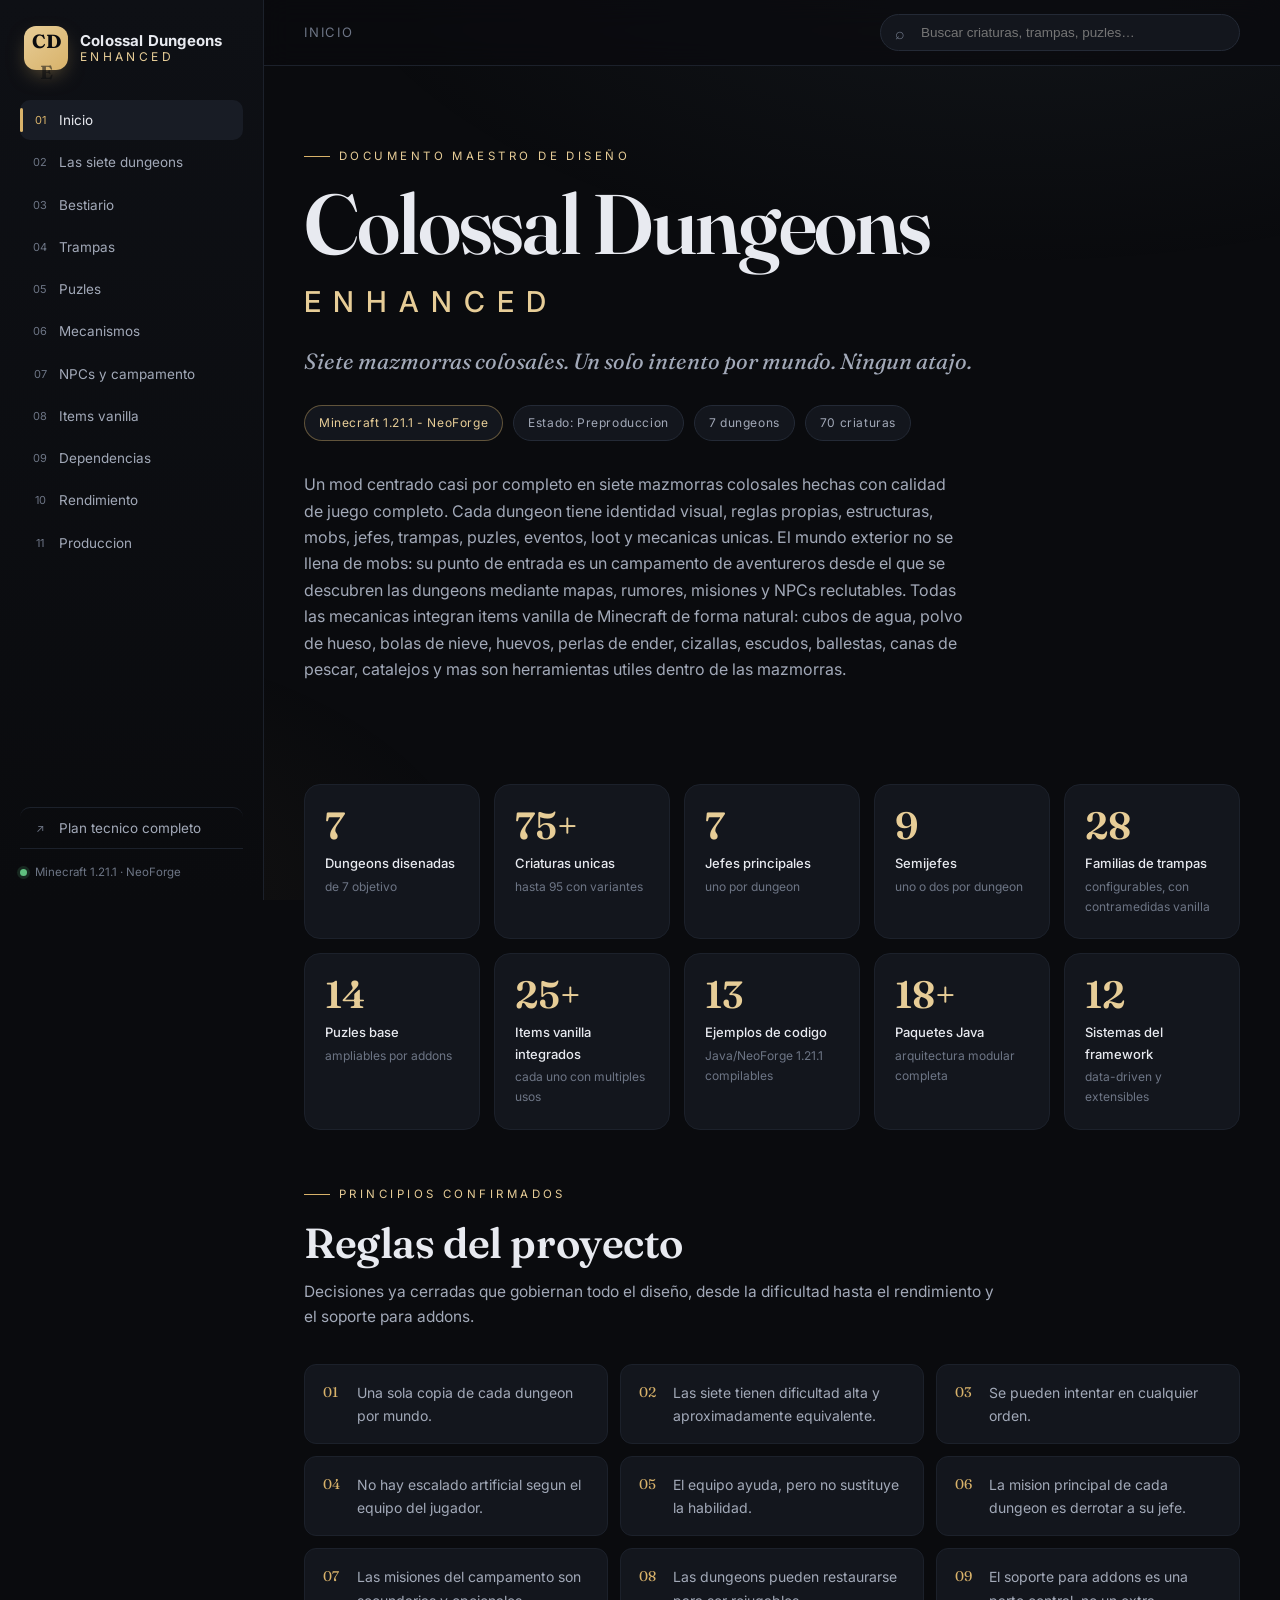
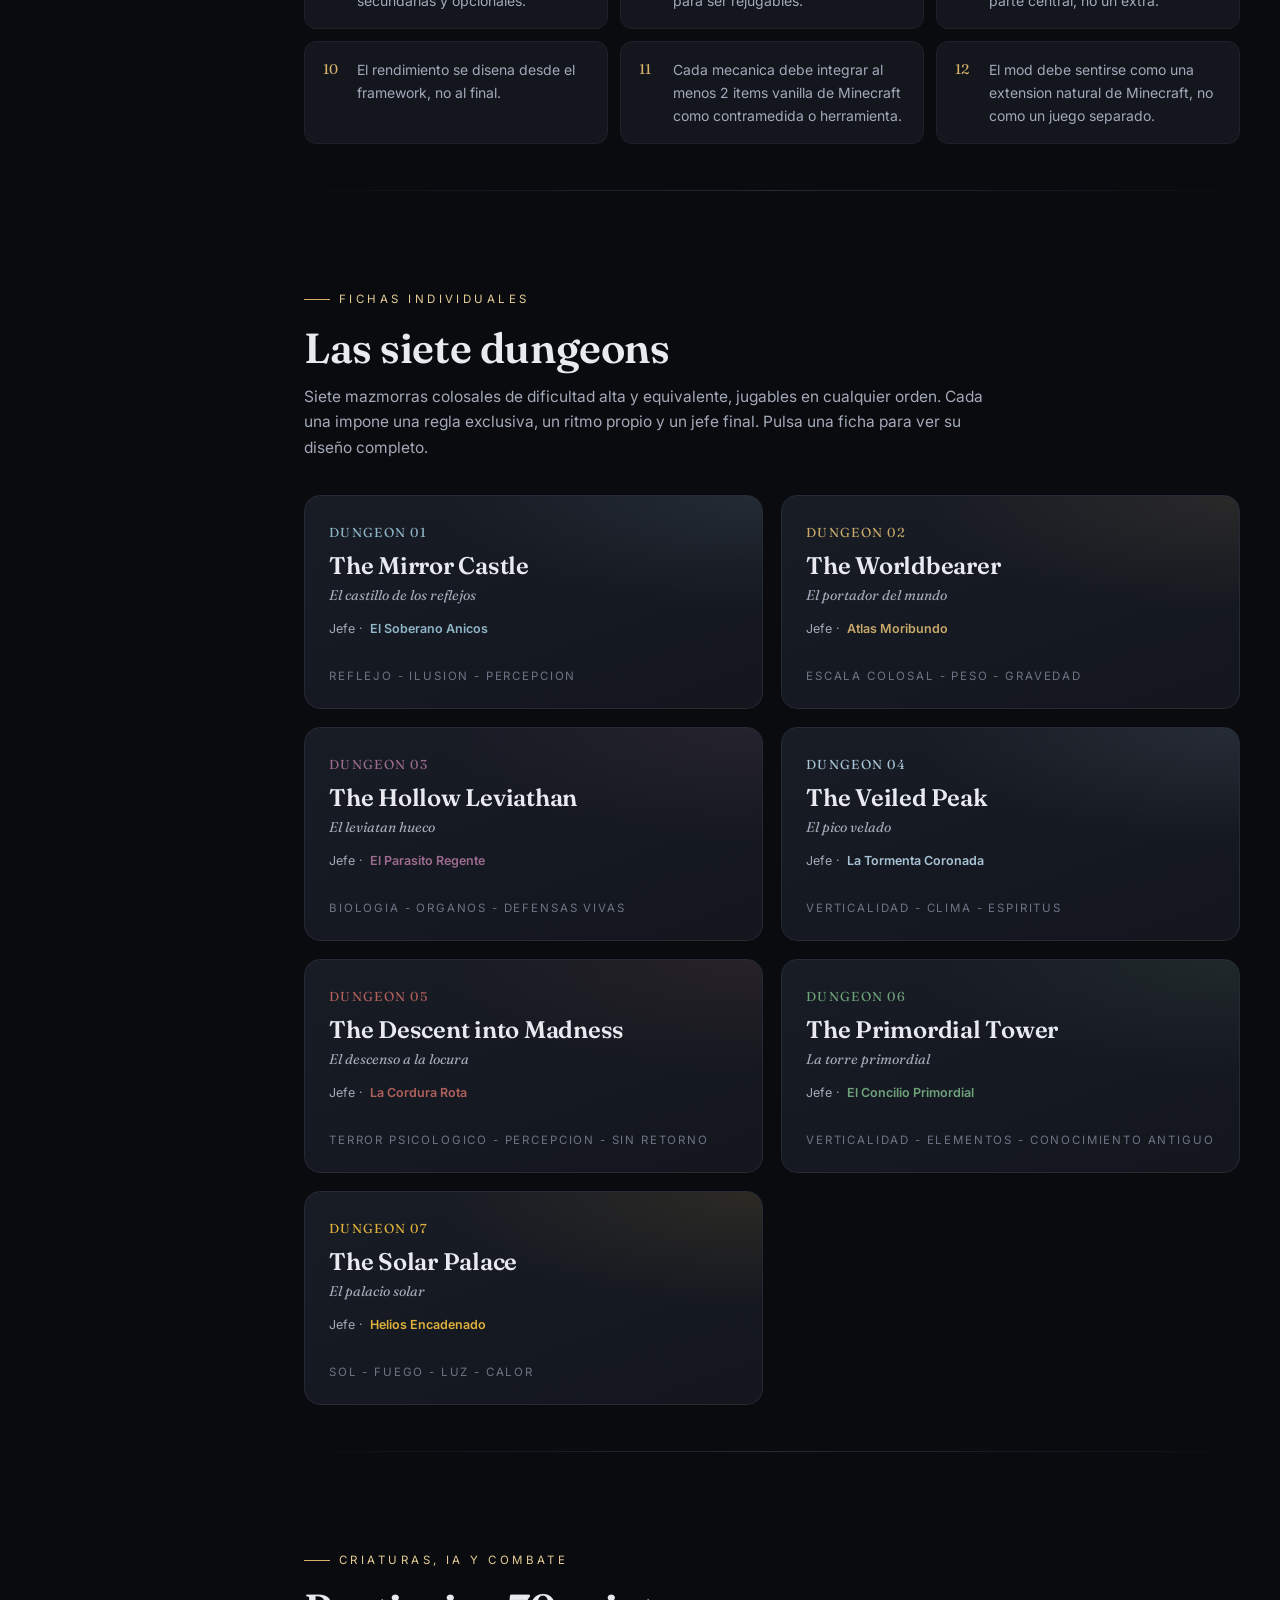
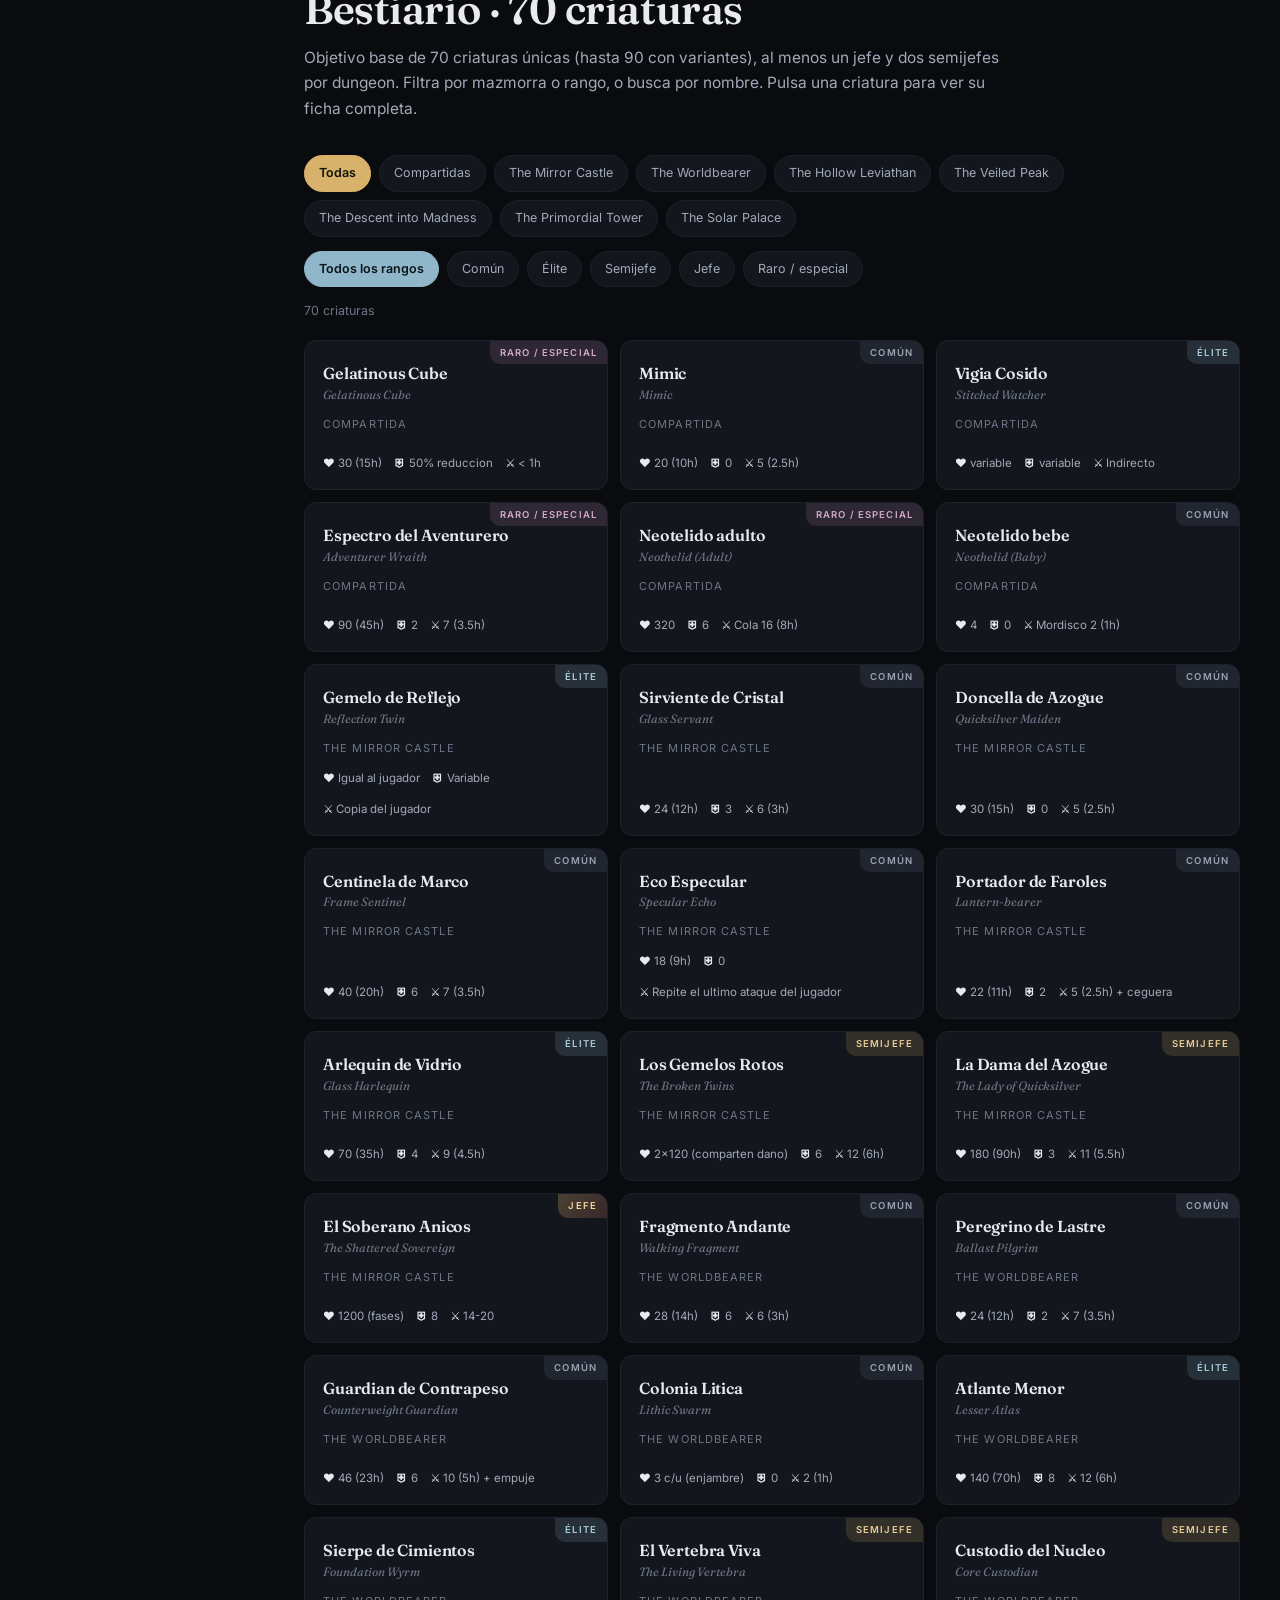
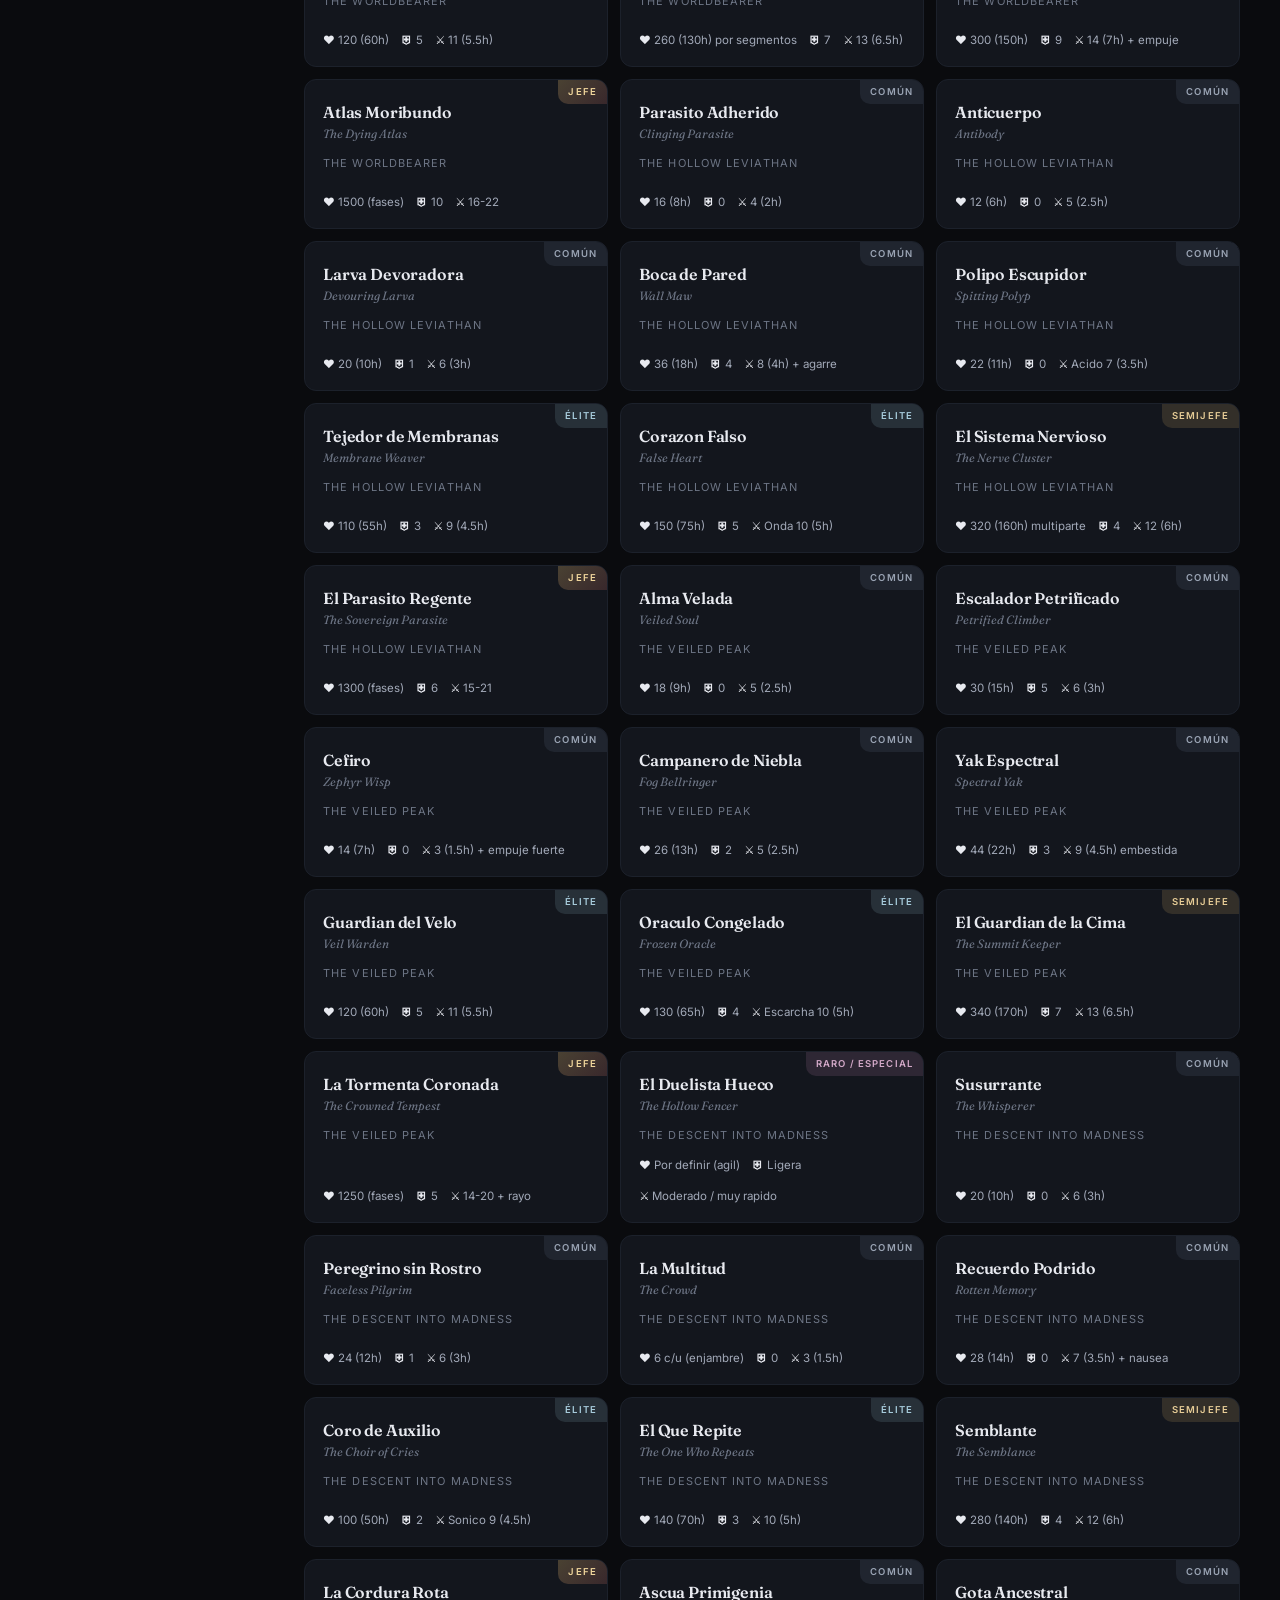
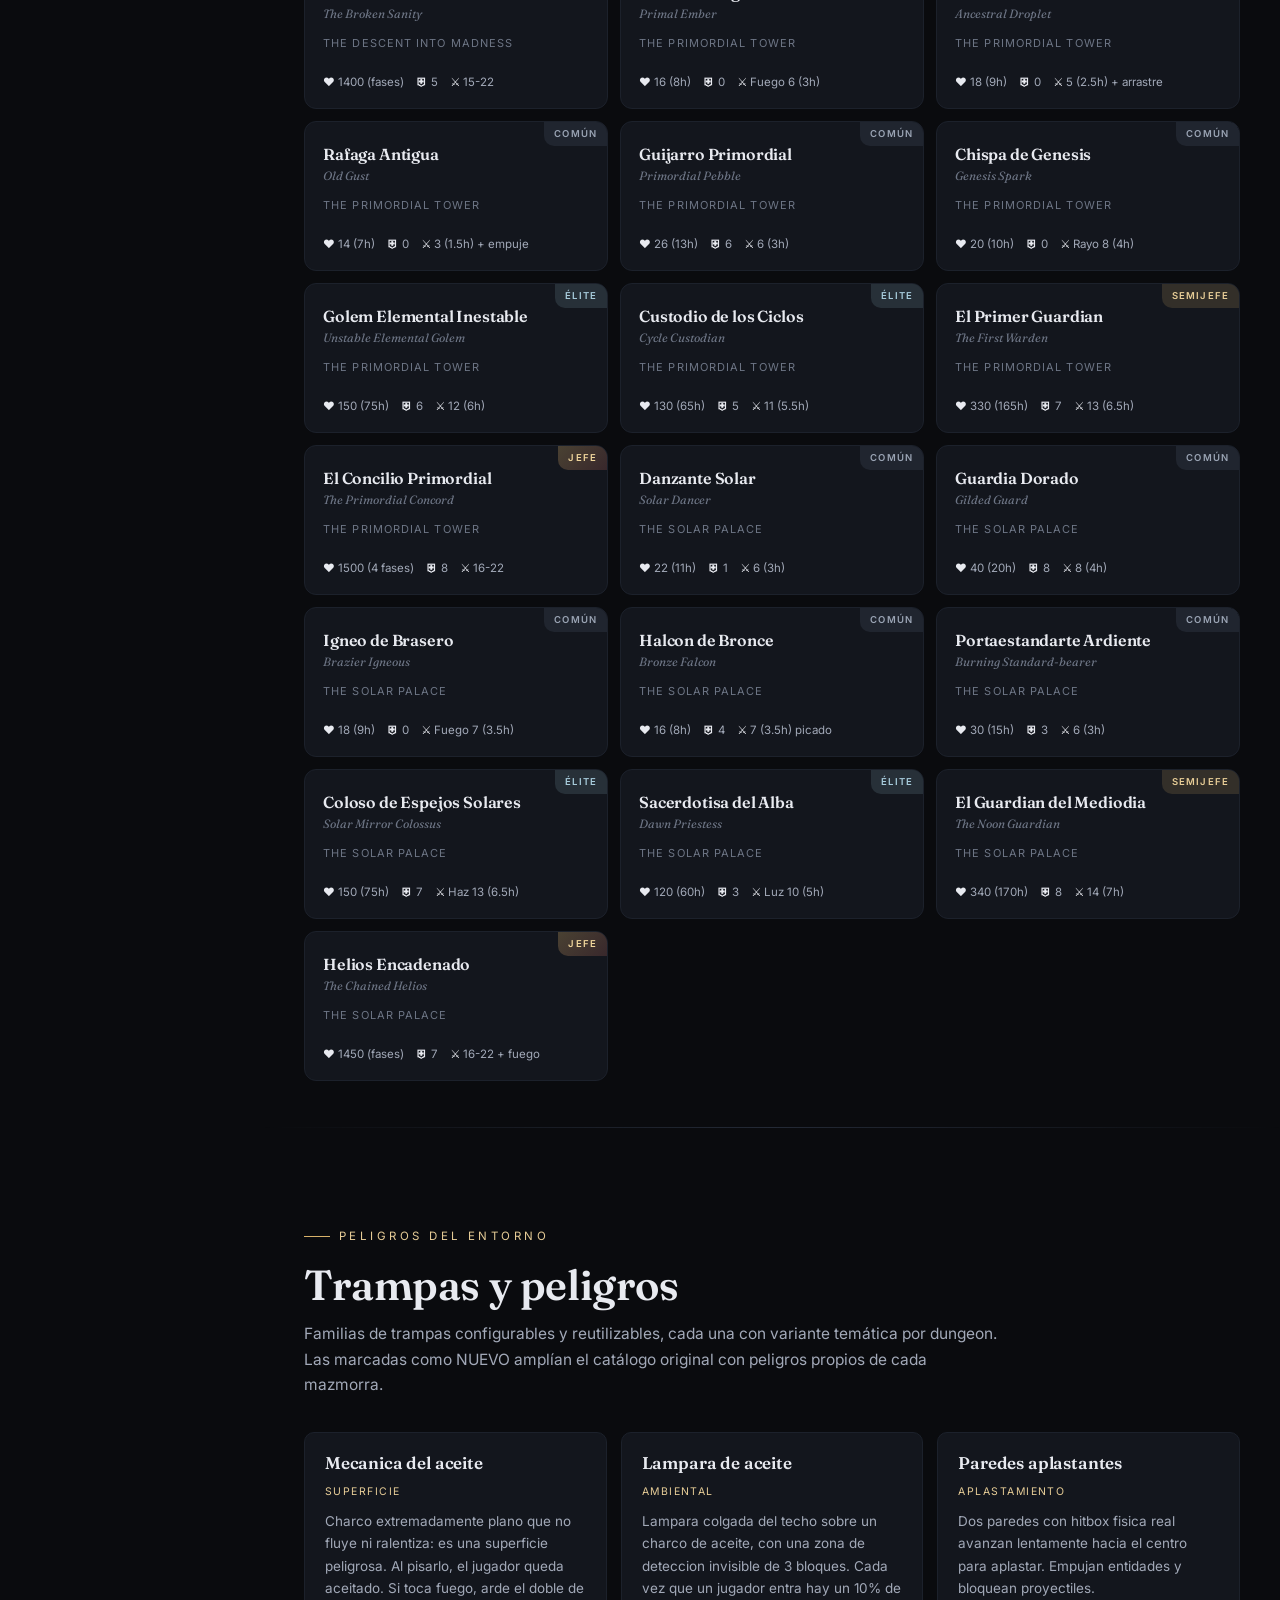
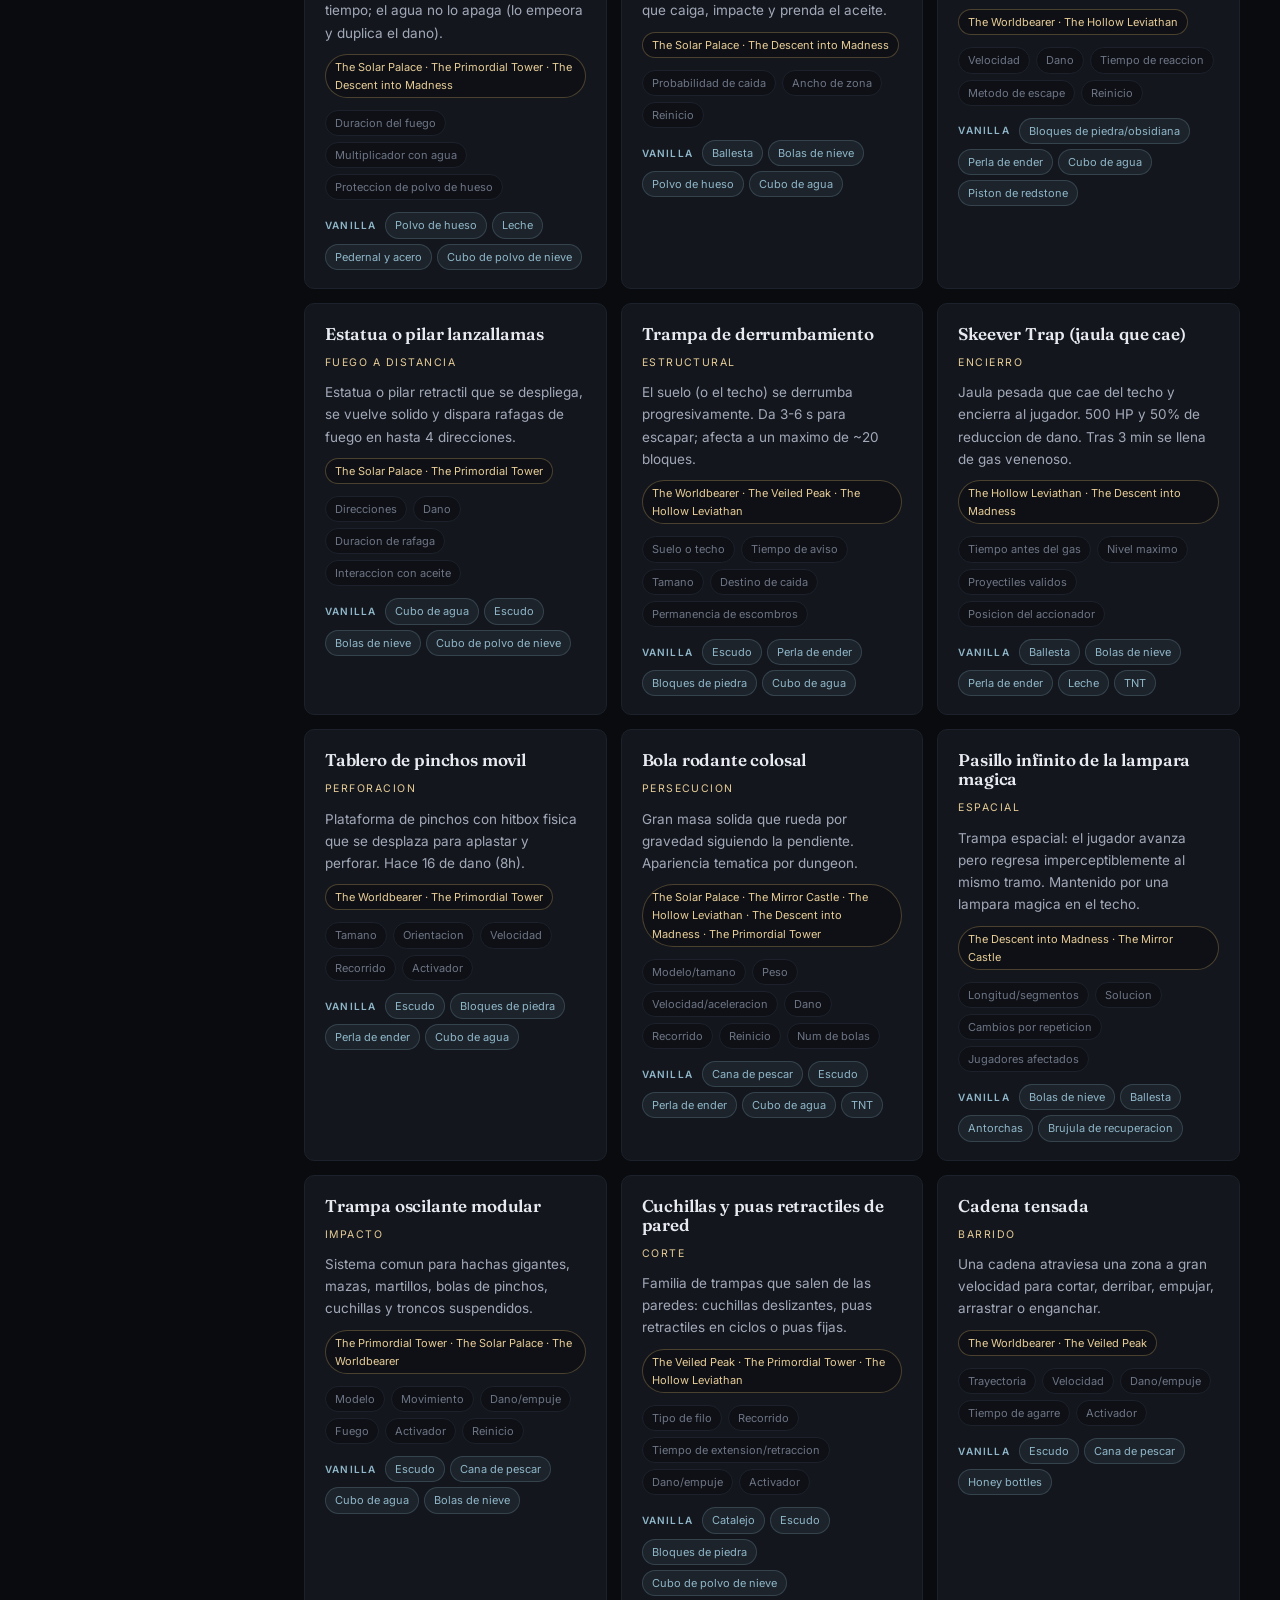
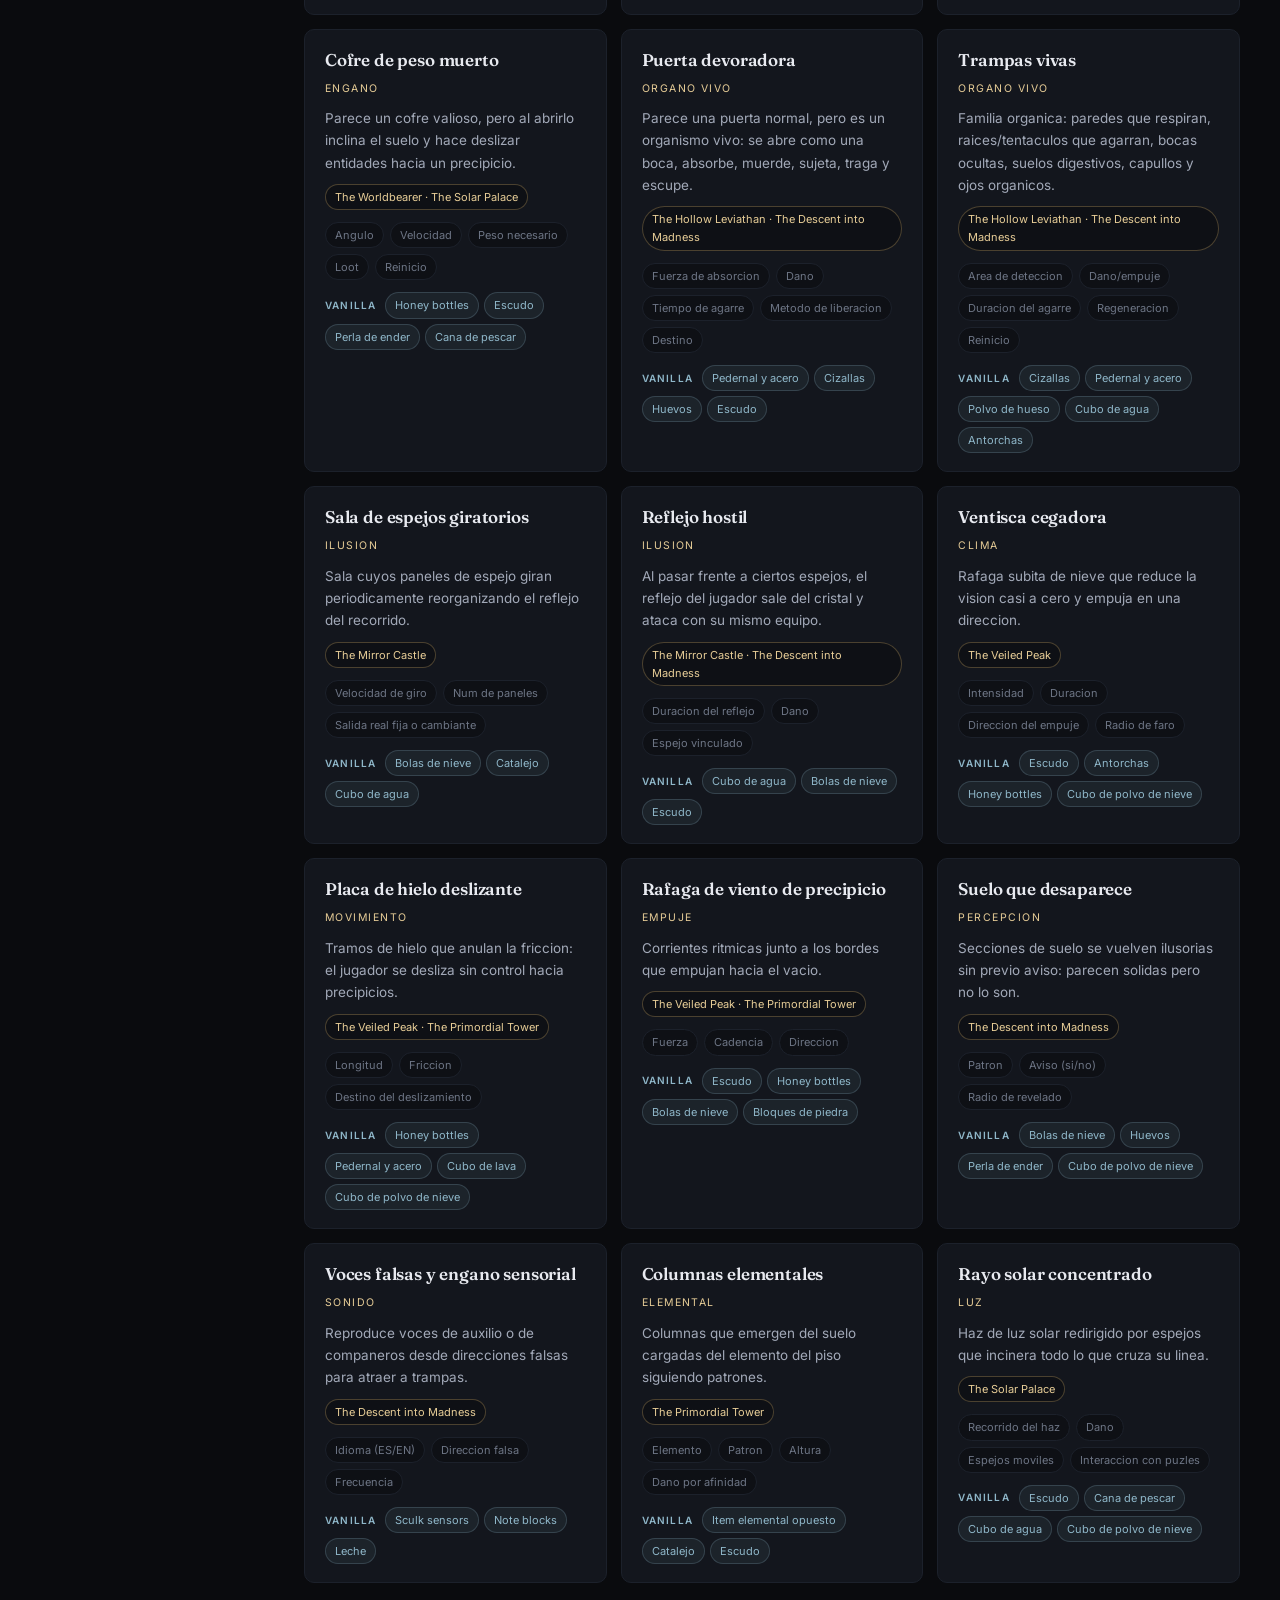
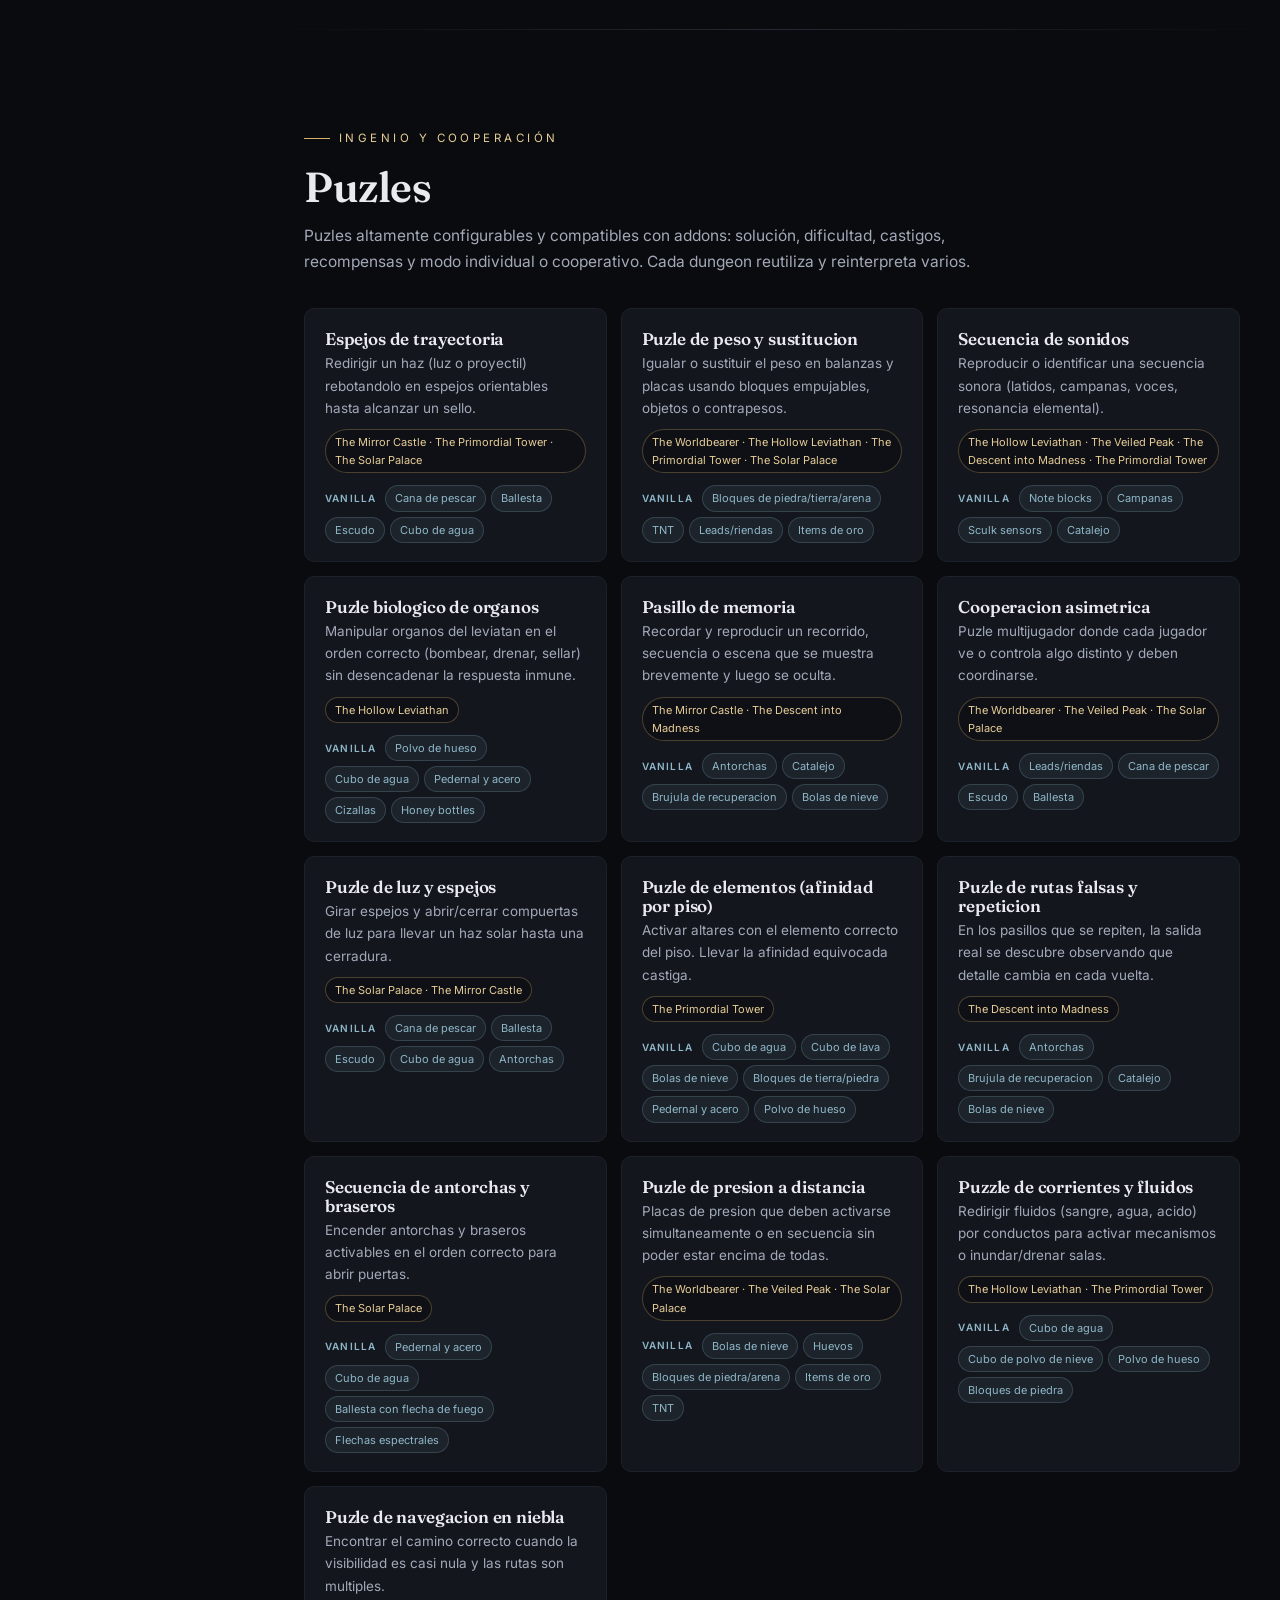
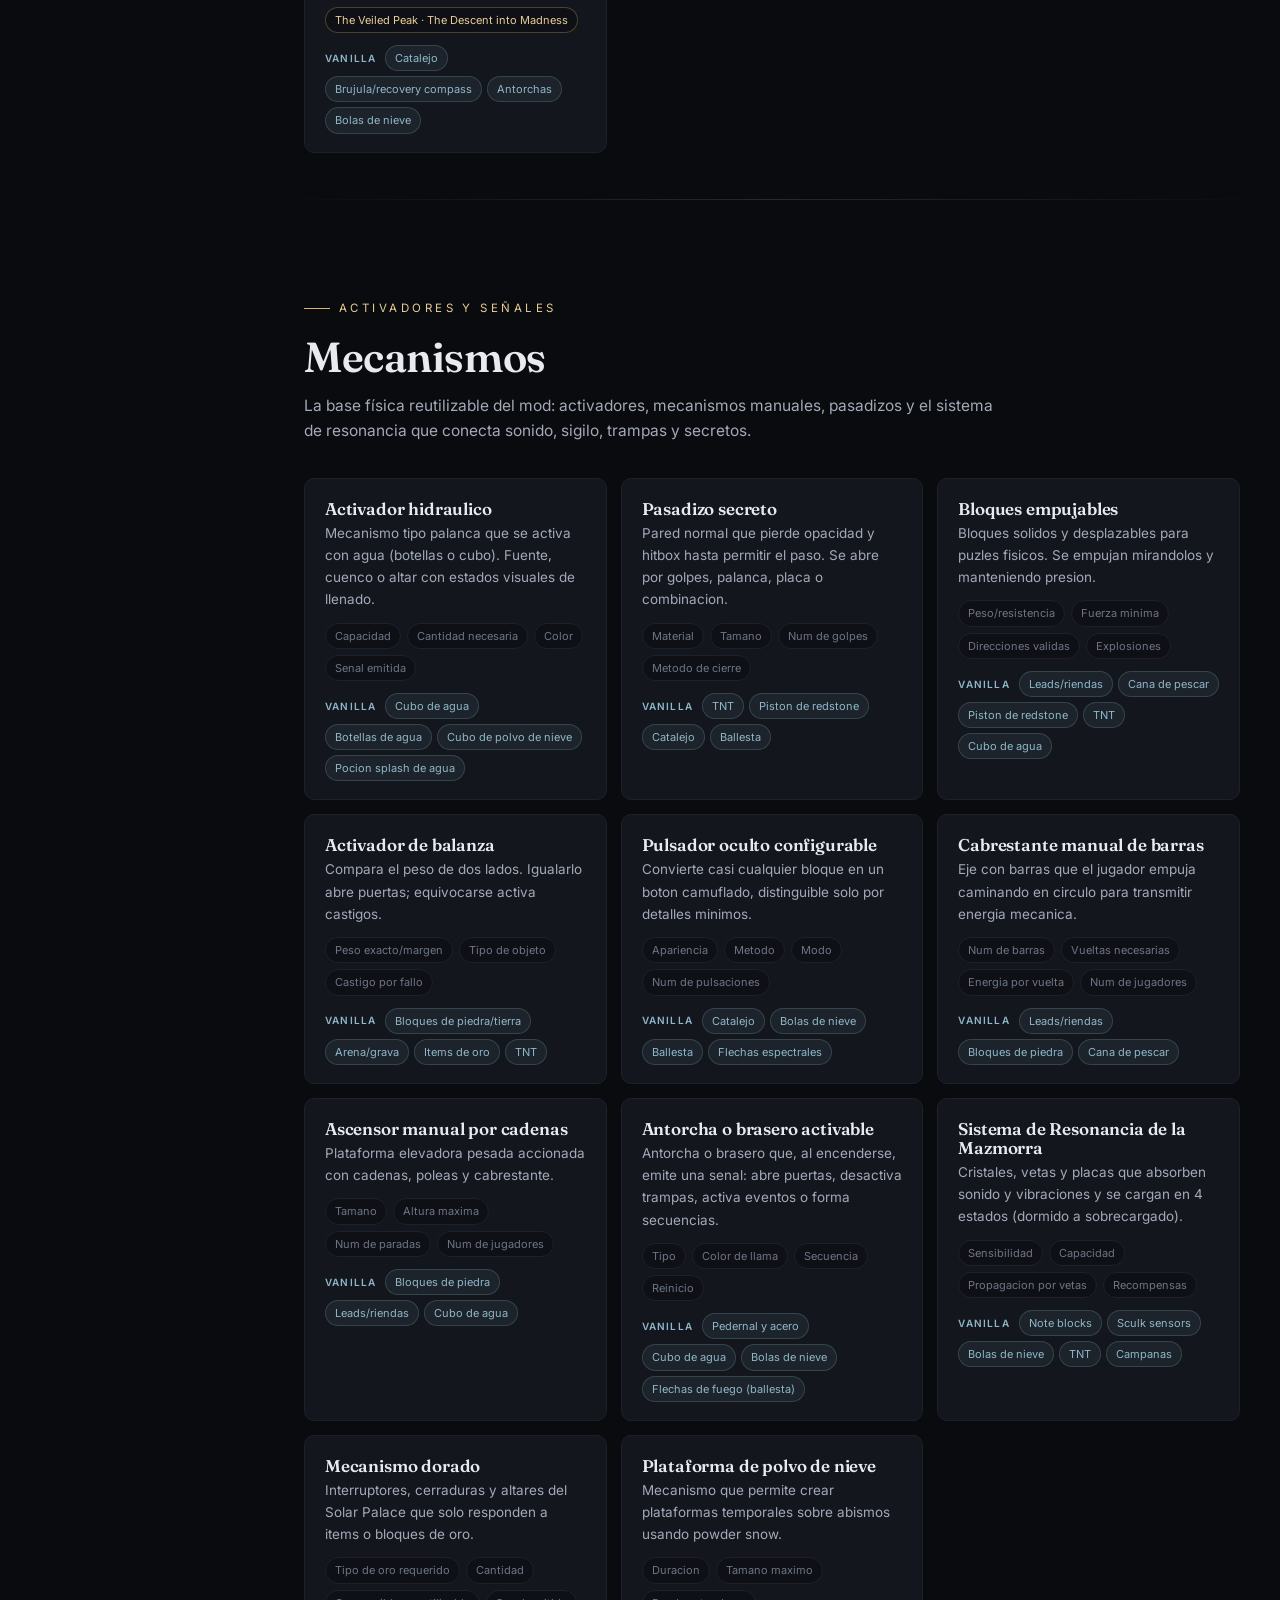
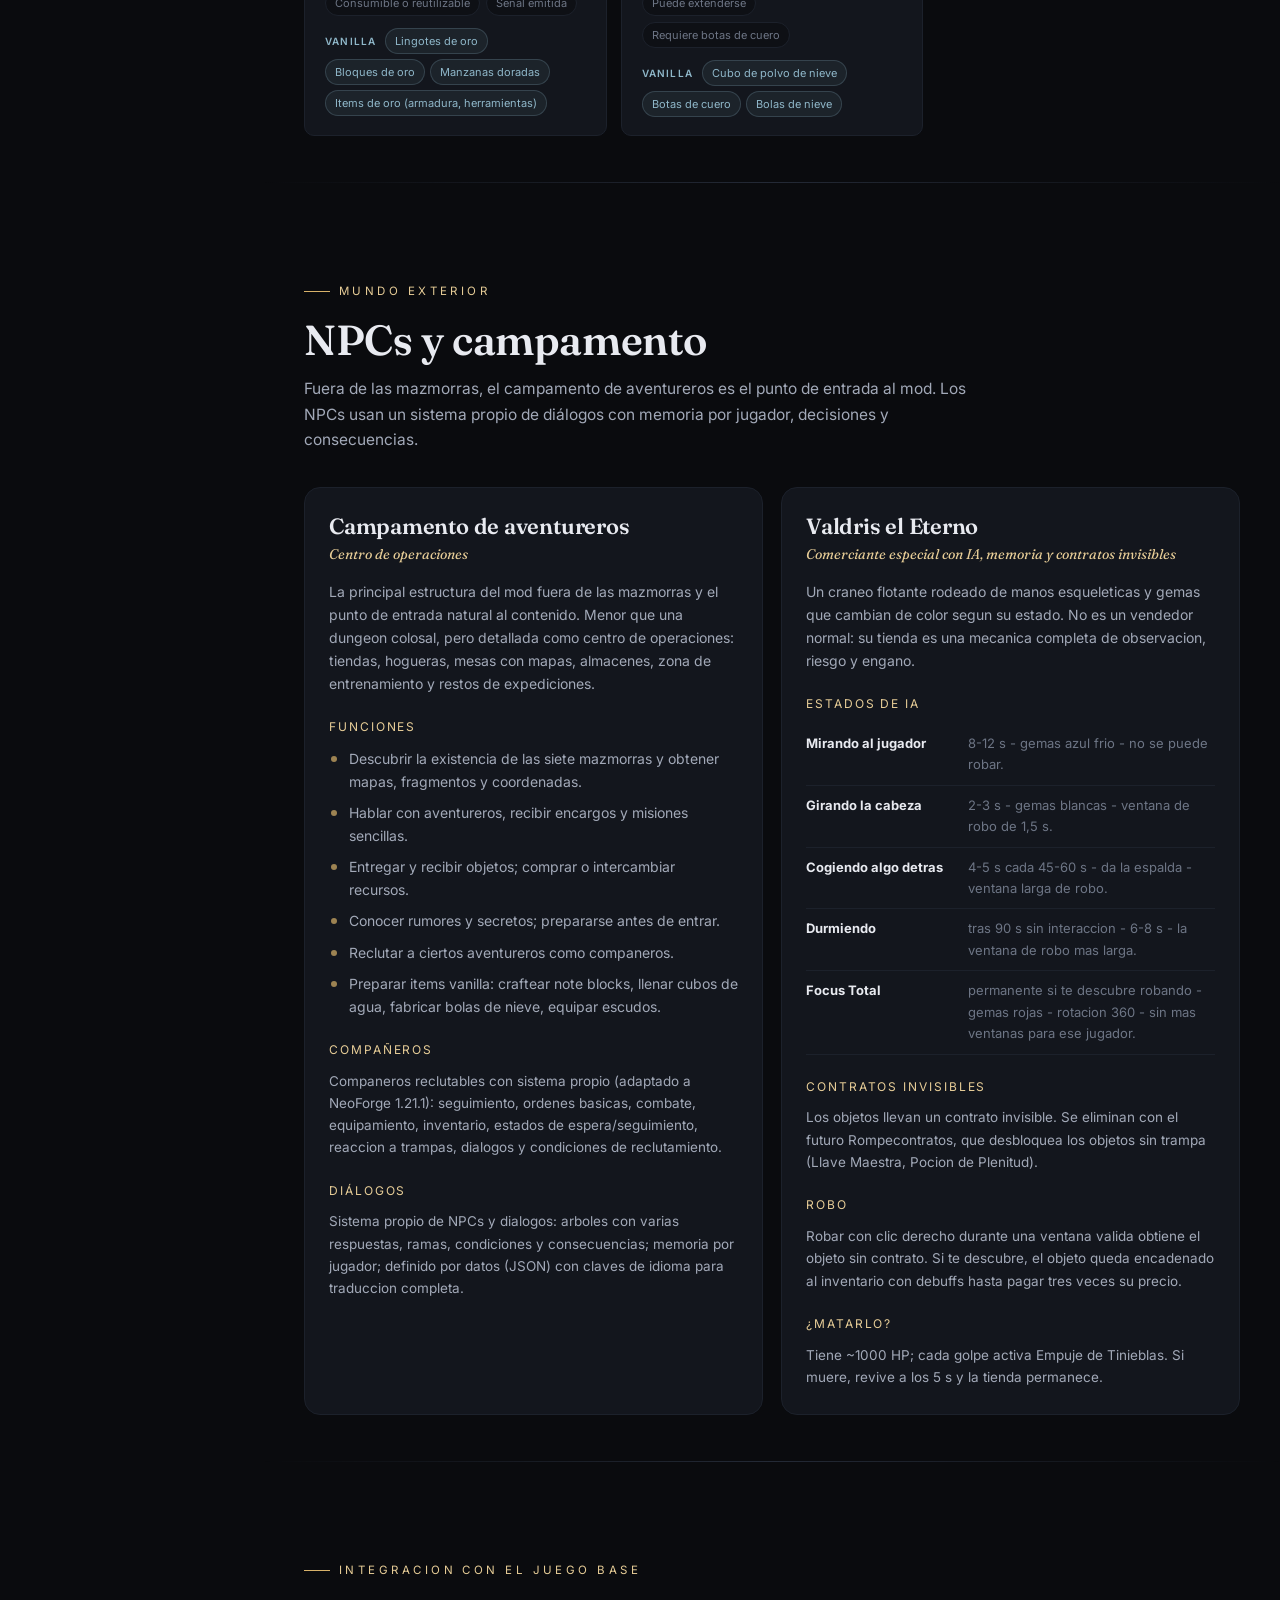
<file: index.html>
<!DOCTYPE html>
<html lang="es">
<head>
  <meta charset="UTF-8" />
  <meta name="viewport" content="width=device-width, initial-scale=1.0" />
  <title>Colossal Dungeons Enhanced — Documento de diseño</title>
  <meta name="description" content="Documento maestro de diseño y producción del mod Colossal Dungeons Enhanced. Minecraft 1.21.1 · NeoForge." />
  <link rel="preconnect" href="https://fonts.googleapis.com">
  <link rel="preconnect" href="https://fonts.gstatic.com" crossorigin>
  <link href="https://fonts.googleapis.com/css2?family=Fraunces:opsz,wght@9..144,400;9..144,500;9..144,600;9..144,700&family=Inter:wght@300;400;500;600;700&display=swap" rel="stylesheet">
  <link rel="stylesheet" href="styles.css" />
</head>
<body>
  <div class="bg-grain" aria-hidden="true"></div>

  <button id="navToggle" class="nav-toggle" aria-label="Menú">☰</button>

  <aside class="sidebar" id="sidebar">
    <div class="brand">
      <div class="brand-mark">CD<span>E</span></div>
      <div class="brand-text">
        <strong>Colossal Dungeons</strong>
        <span>Enhanced</span>
      </div>
    </div>
    <nav class="side-nav" id="sideNav"></nav>
    <div class="side-foot">
      <span class="dot"></span> Minecraft 1.21.1 · NeoForge
    </div>
  </aside>

  <main class="content" id="content">
    <header class="topbar">
      <div class="topbar-inner">
        <span class="crumb" id="crumb">Inicio</span>
        <div class="search-wrap">
          <input id="globalSearch" type="search" placeholder="Buscar criaturas, trampas, puzles…" autocomplete="off" />
        </div>
      </div>
    </header>

    <div id="sections"></div>

    <footer class="site-foot">
      <p>Colossal Dungeons Enhanced — documento de diseño y producción · Estado: preproducción.</p>
      <p class="muted">Página generada a partir del documento maestro. Contenido de diseño provisional y ampliable.</p>
      <p class="muted" style="margin-top:8px"><a href="technical-plan.html" target="_blank" style="color:var(--gold-soft);text-decoration:underline">Ver el plan técnico completo de implementación</a> — arquitectura Java, registros NeoForge, código de ejemplo y más.</p>
    </footer>
  </main>

  <div class="modal-overlay" id="modal" aria-hidden="true">
    <div class="modal-card" role="dialog" aria-modal="true">
      <button class="modal-close" id="modalClose" aria-label="Cerrar">✕</button>
      <div class="modal-body" id="modalBody"></div>
    </div>
  </div>

  <script src="data.js"></script>
  <script src="app.js"></script>
</body>
</html>
</file>
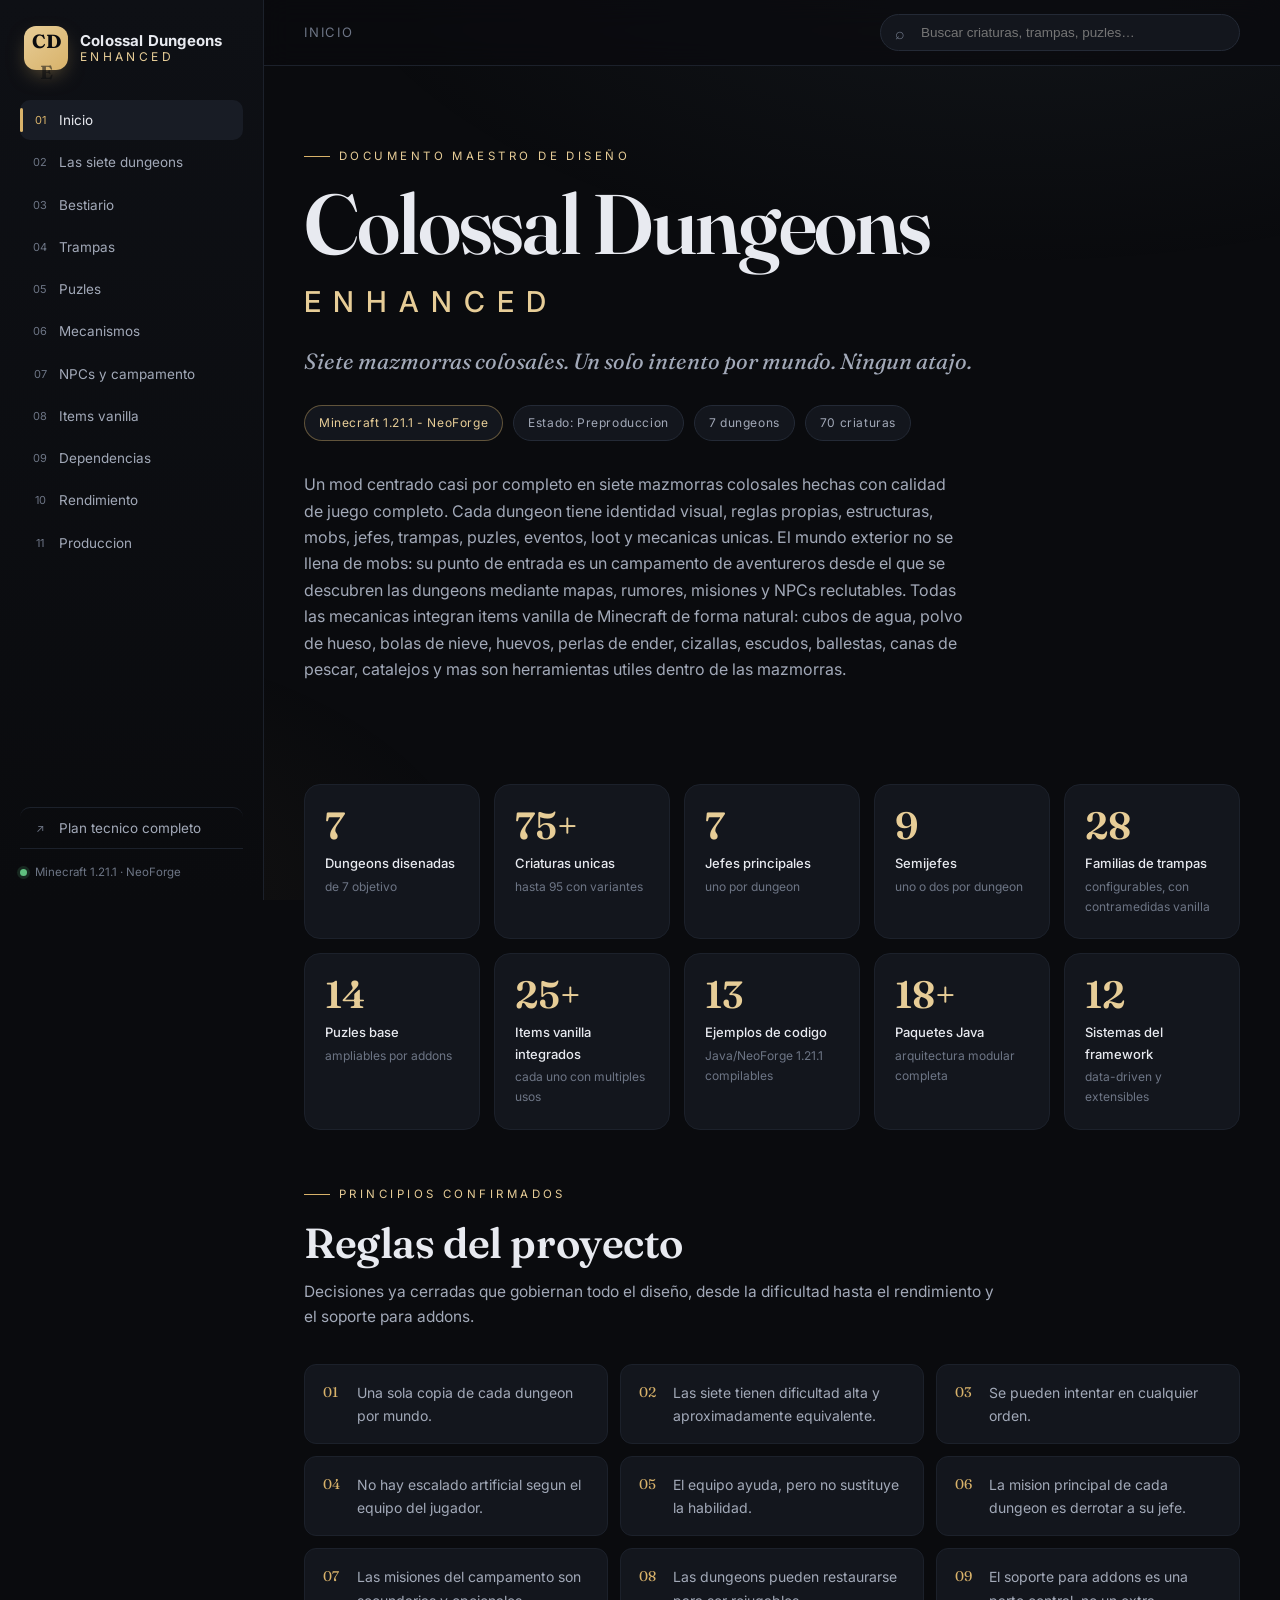
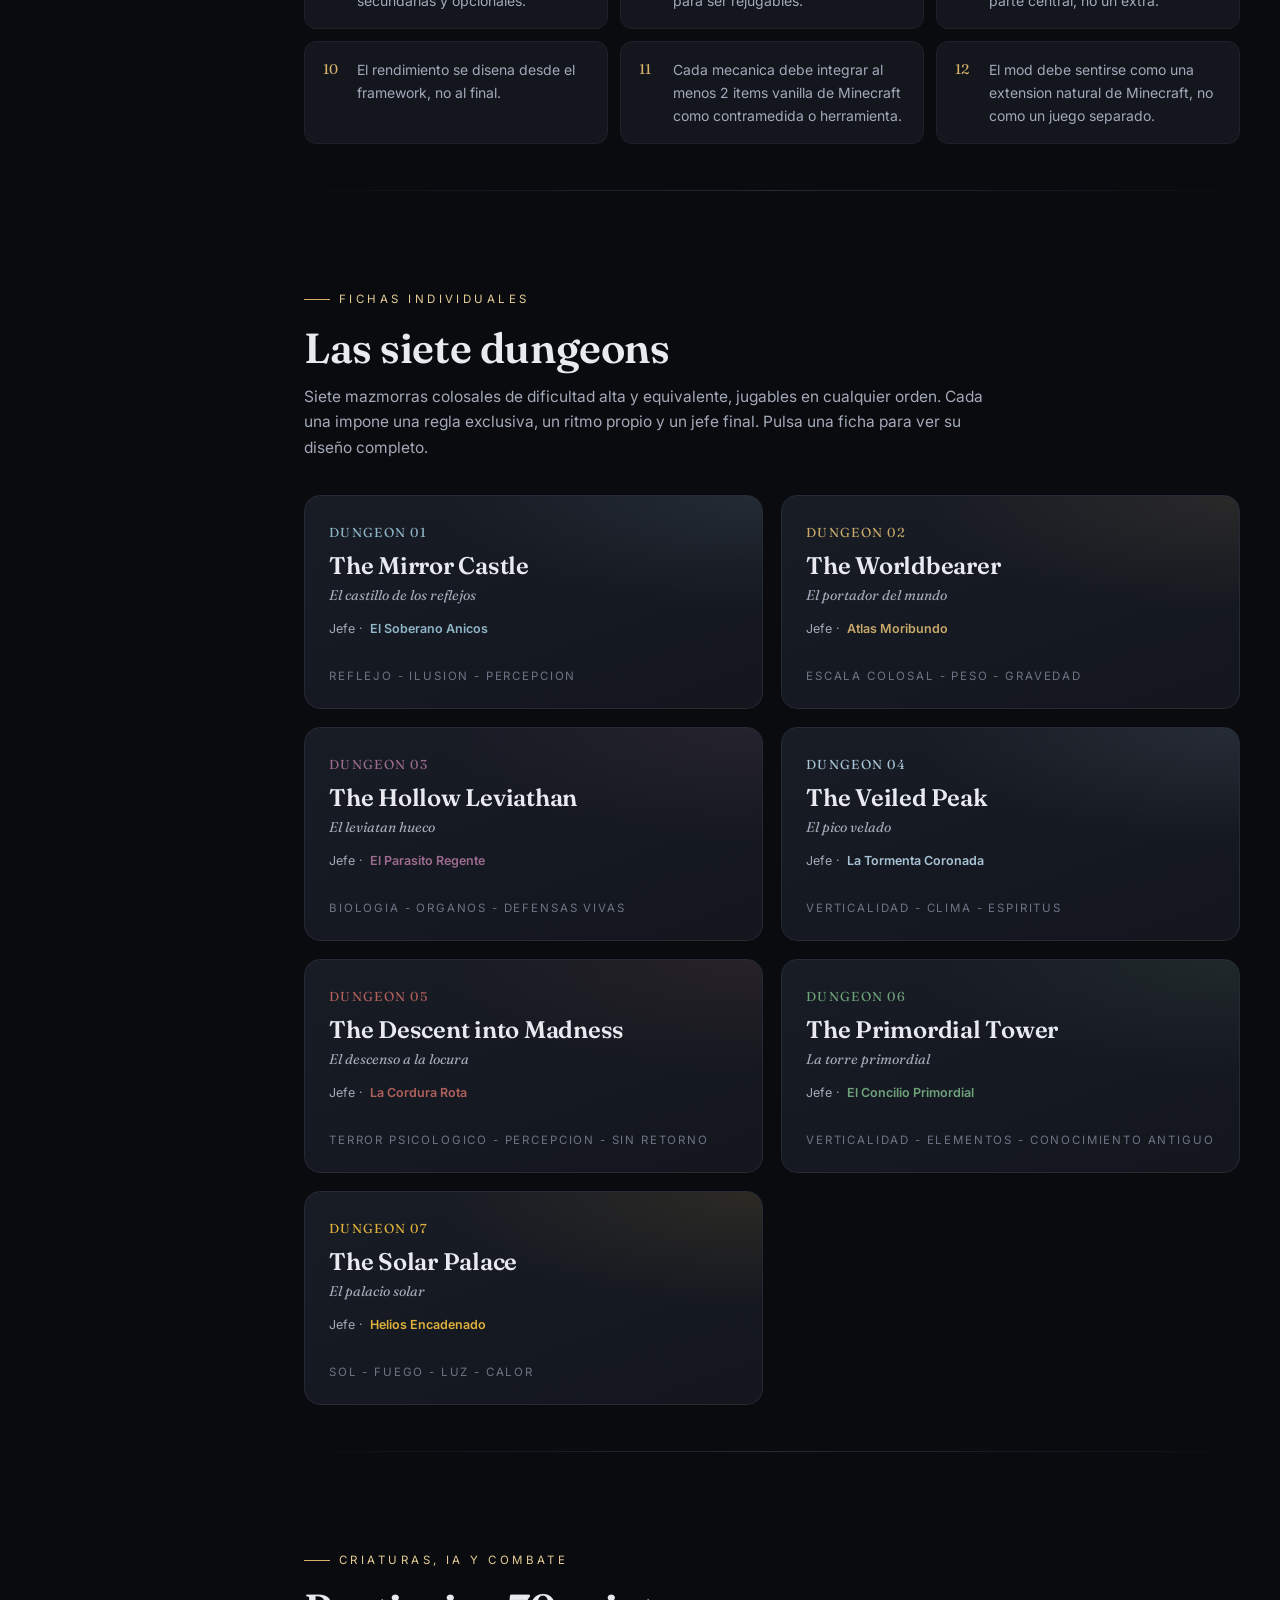
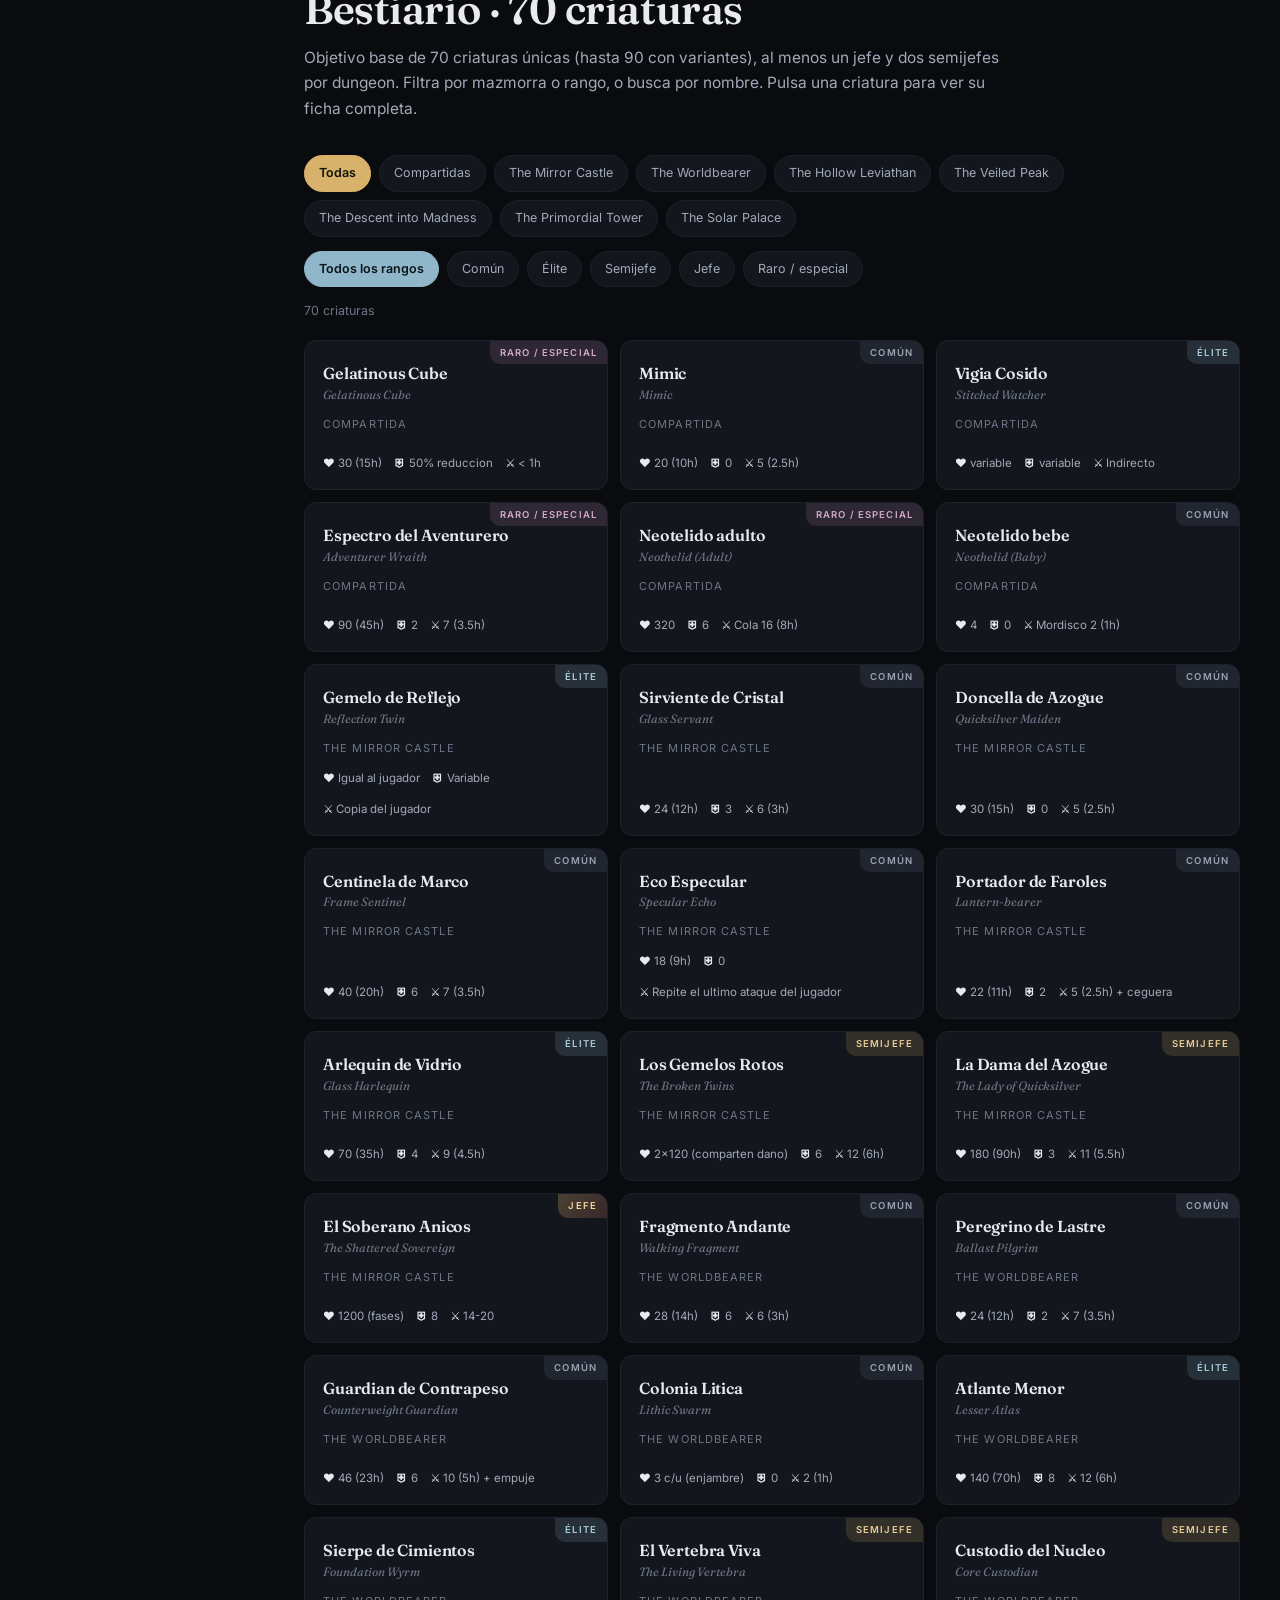
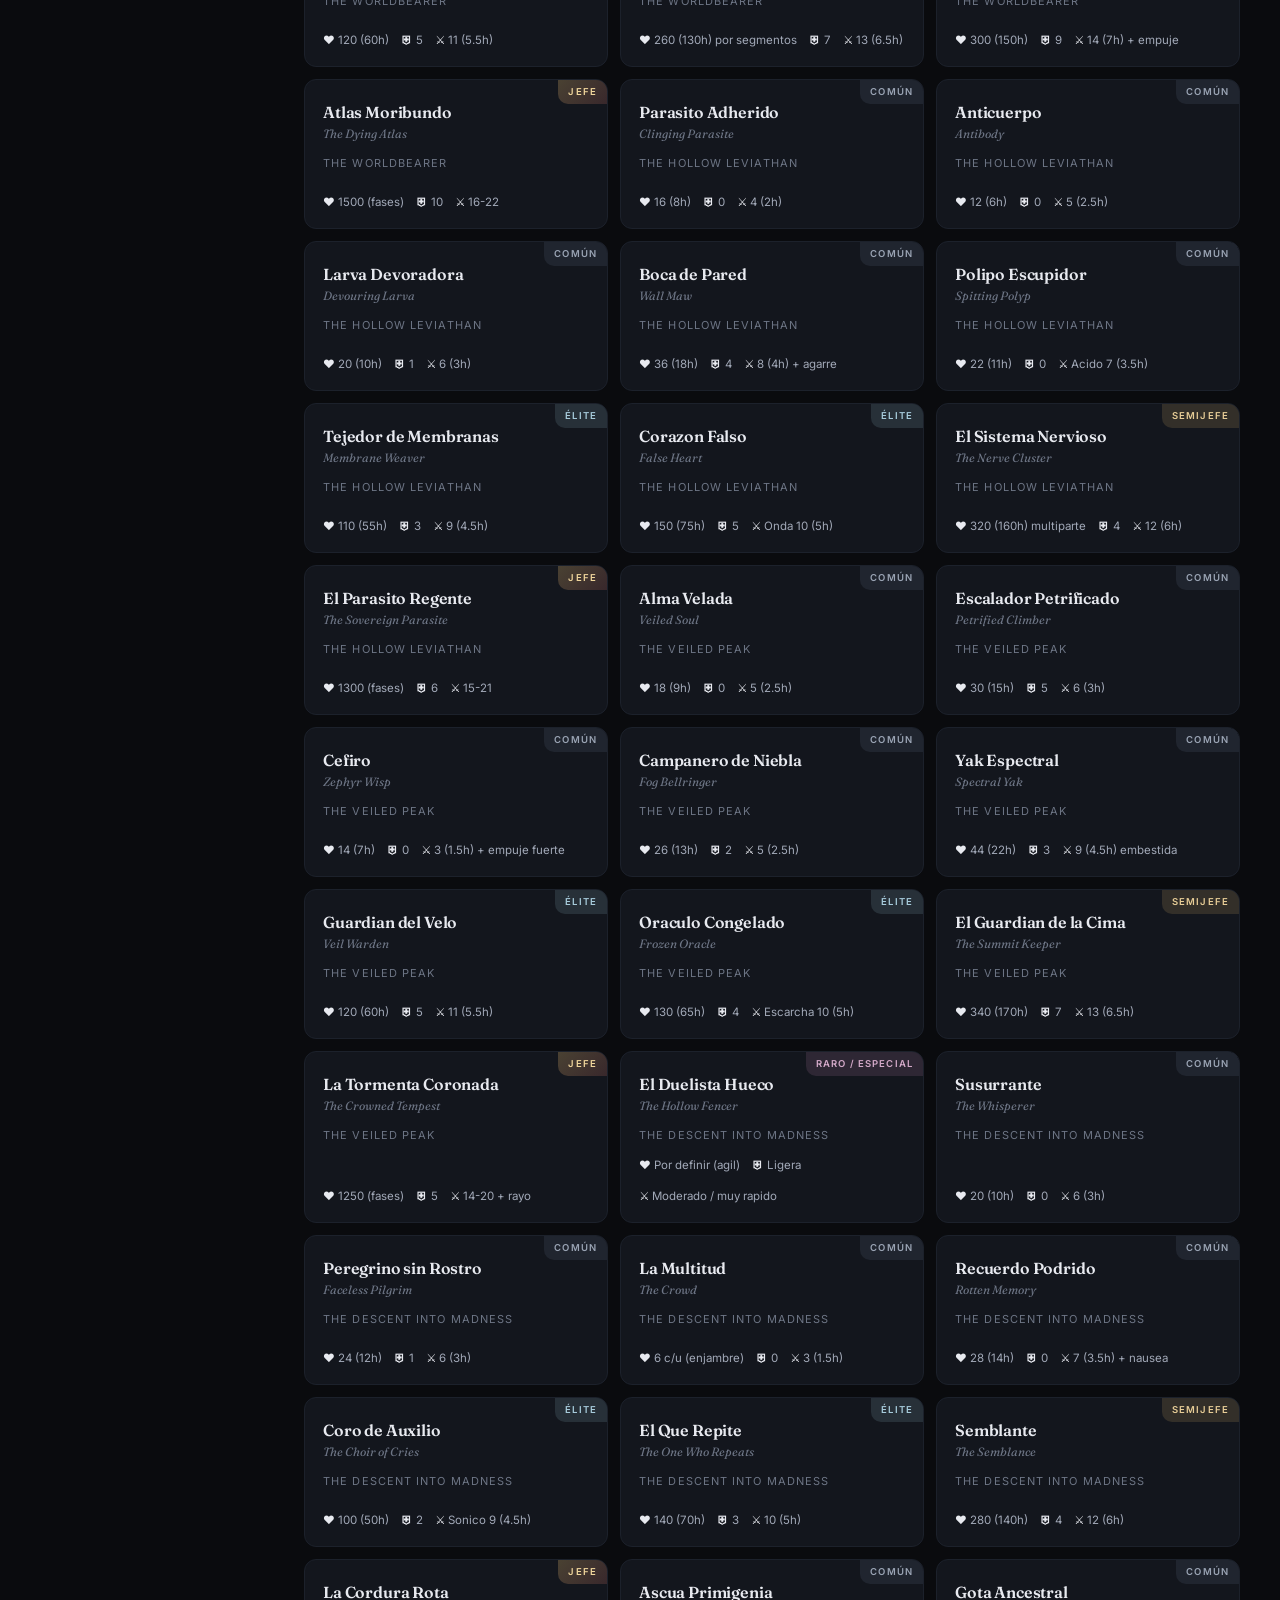
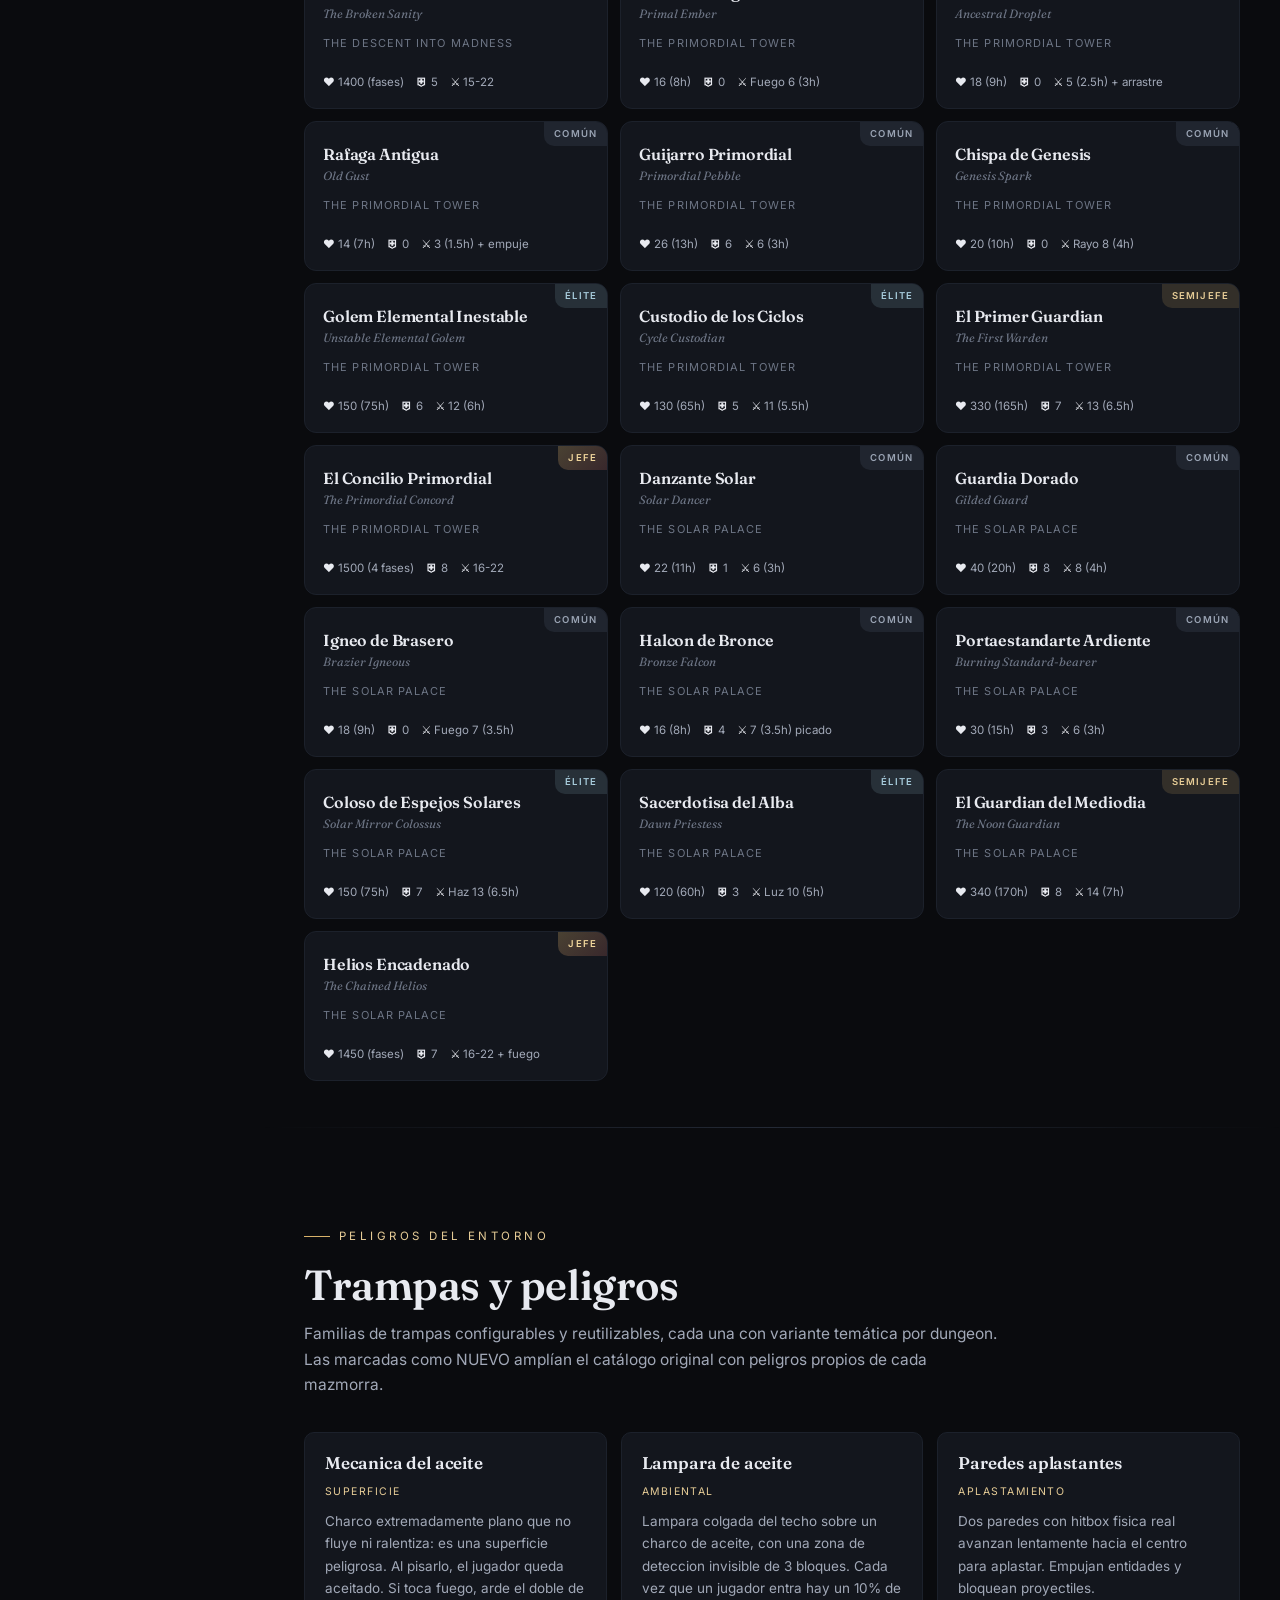
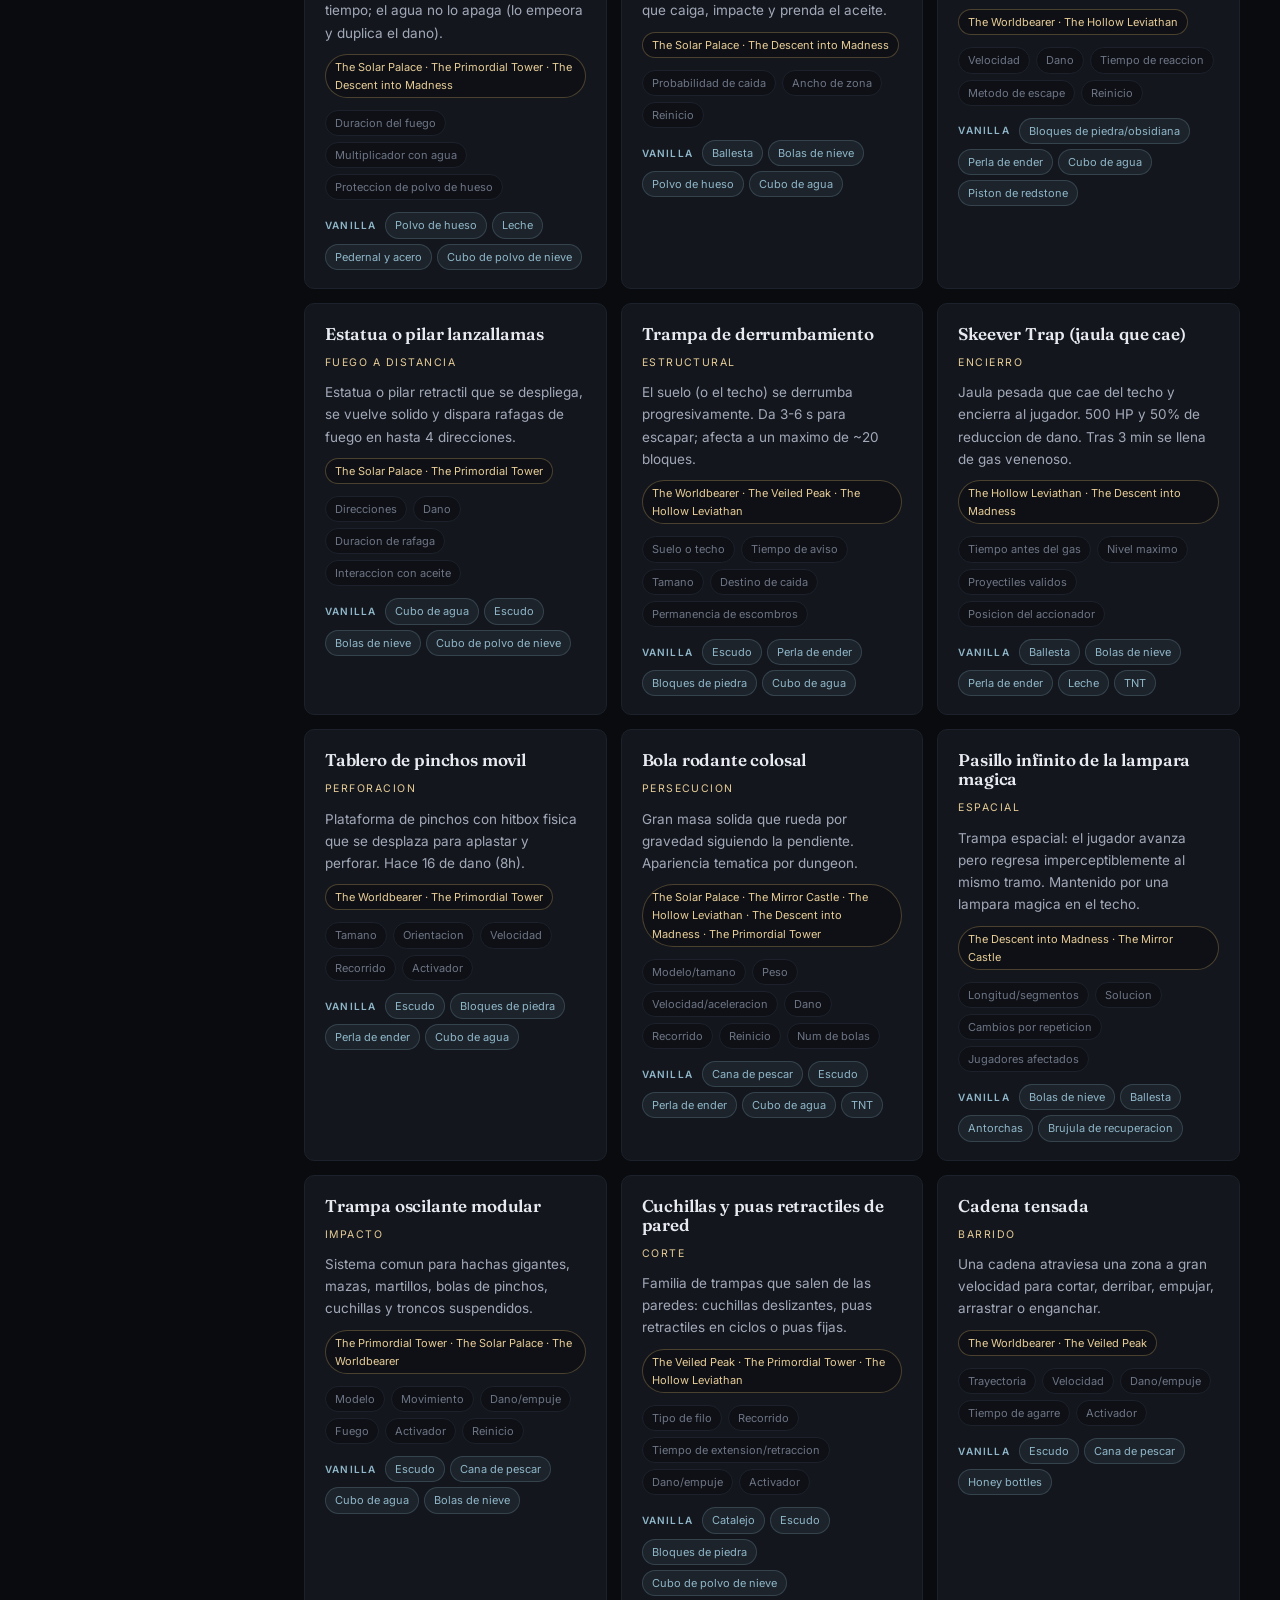
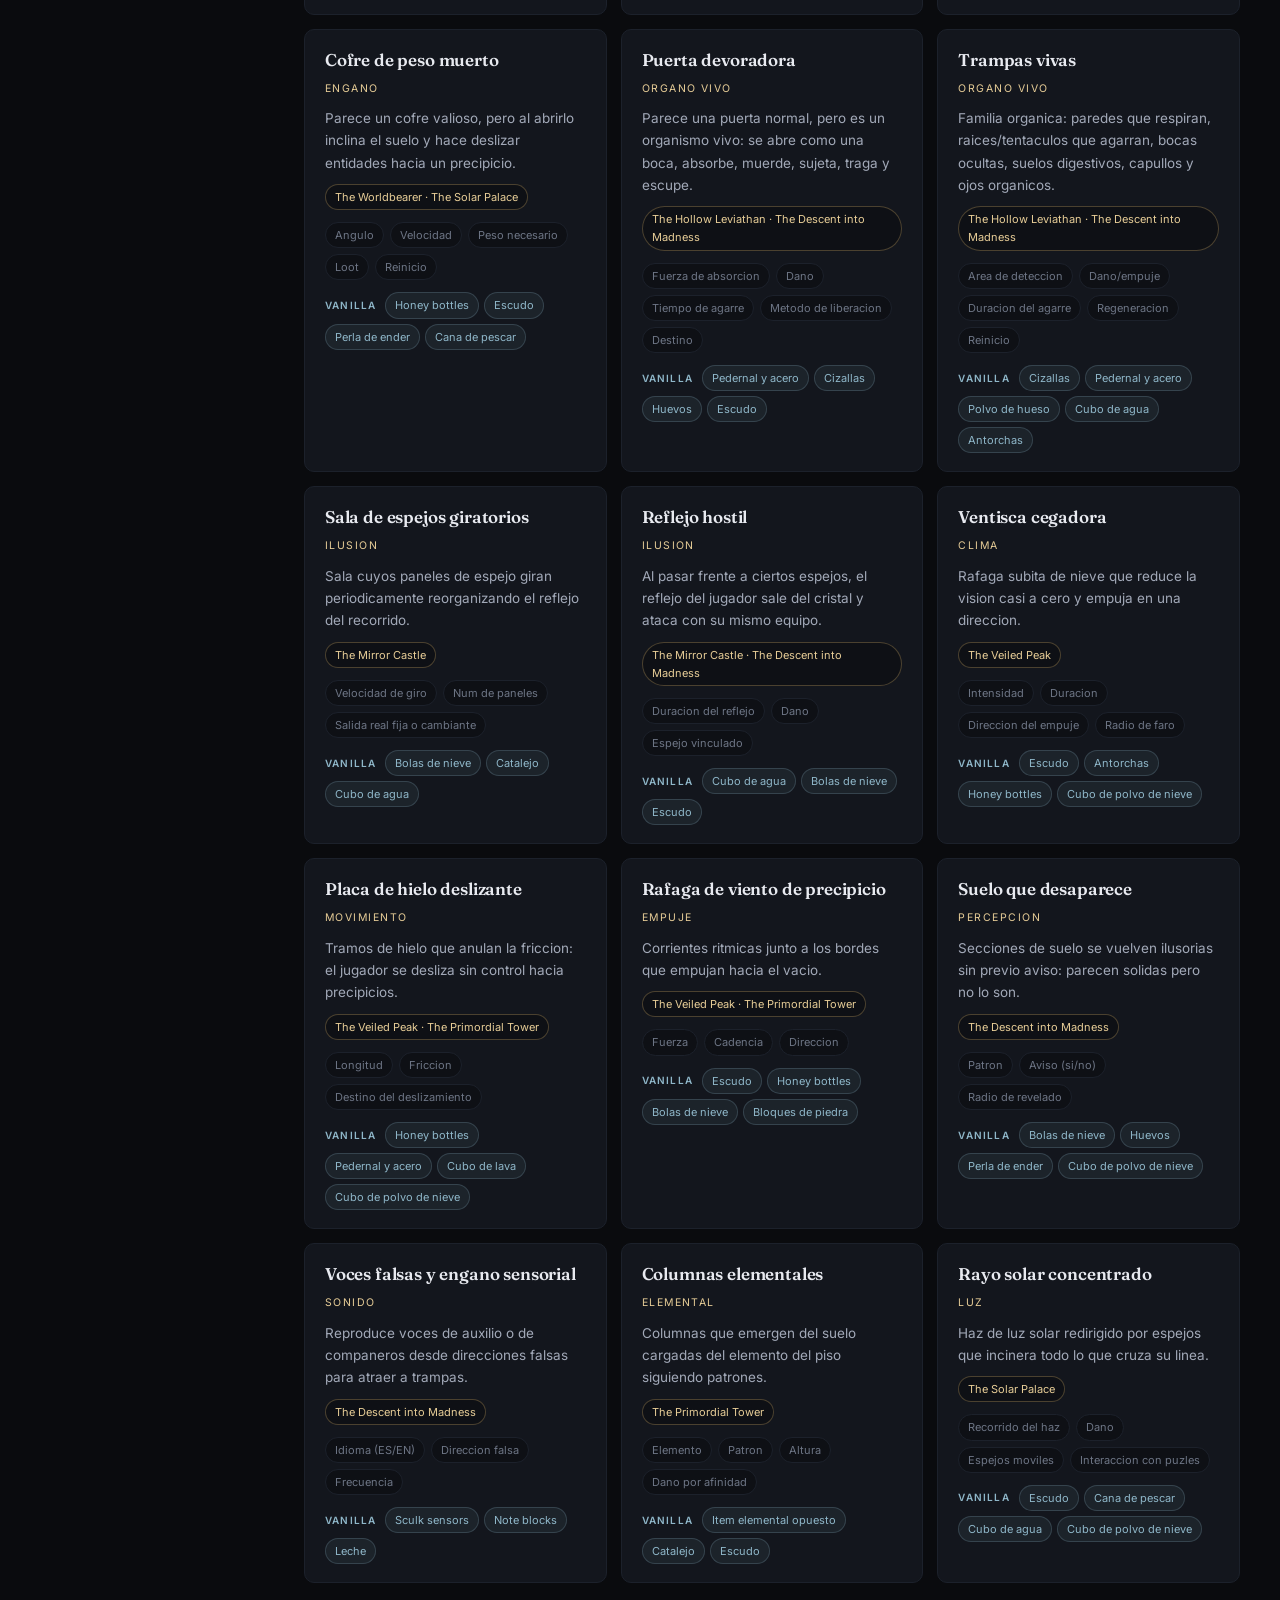
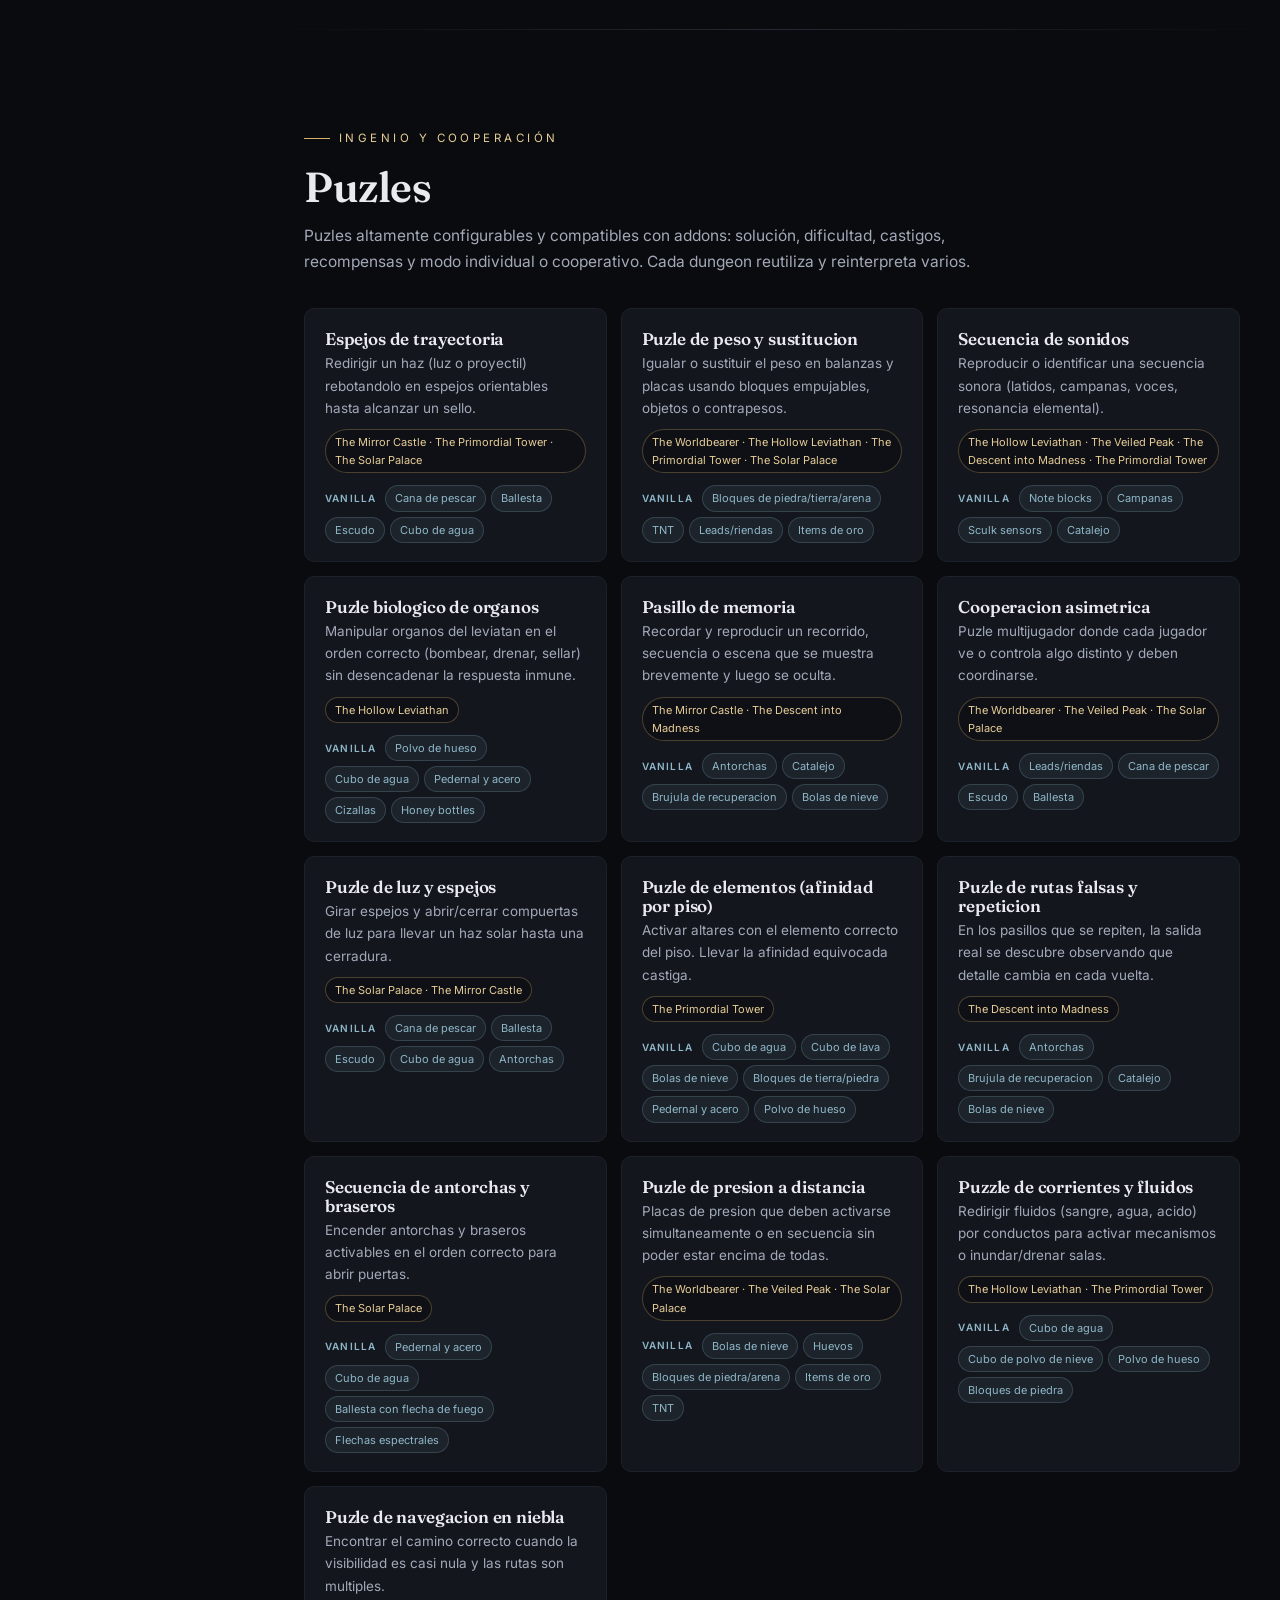
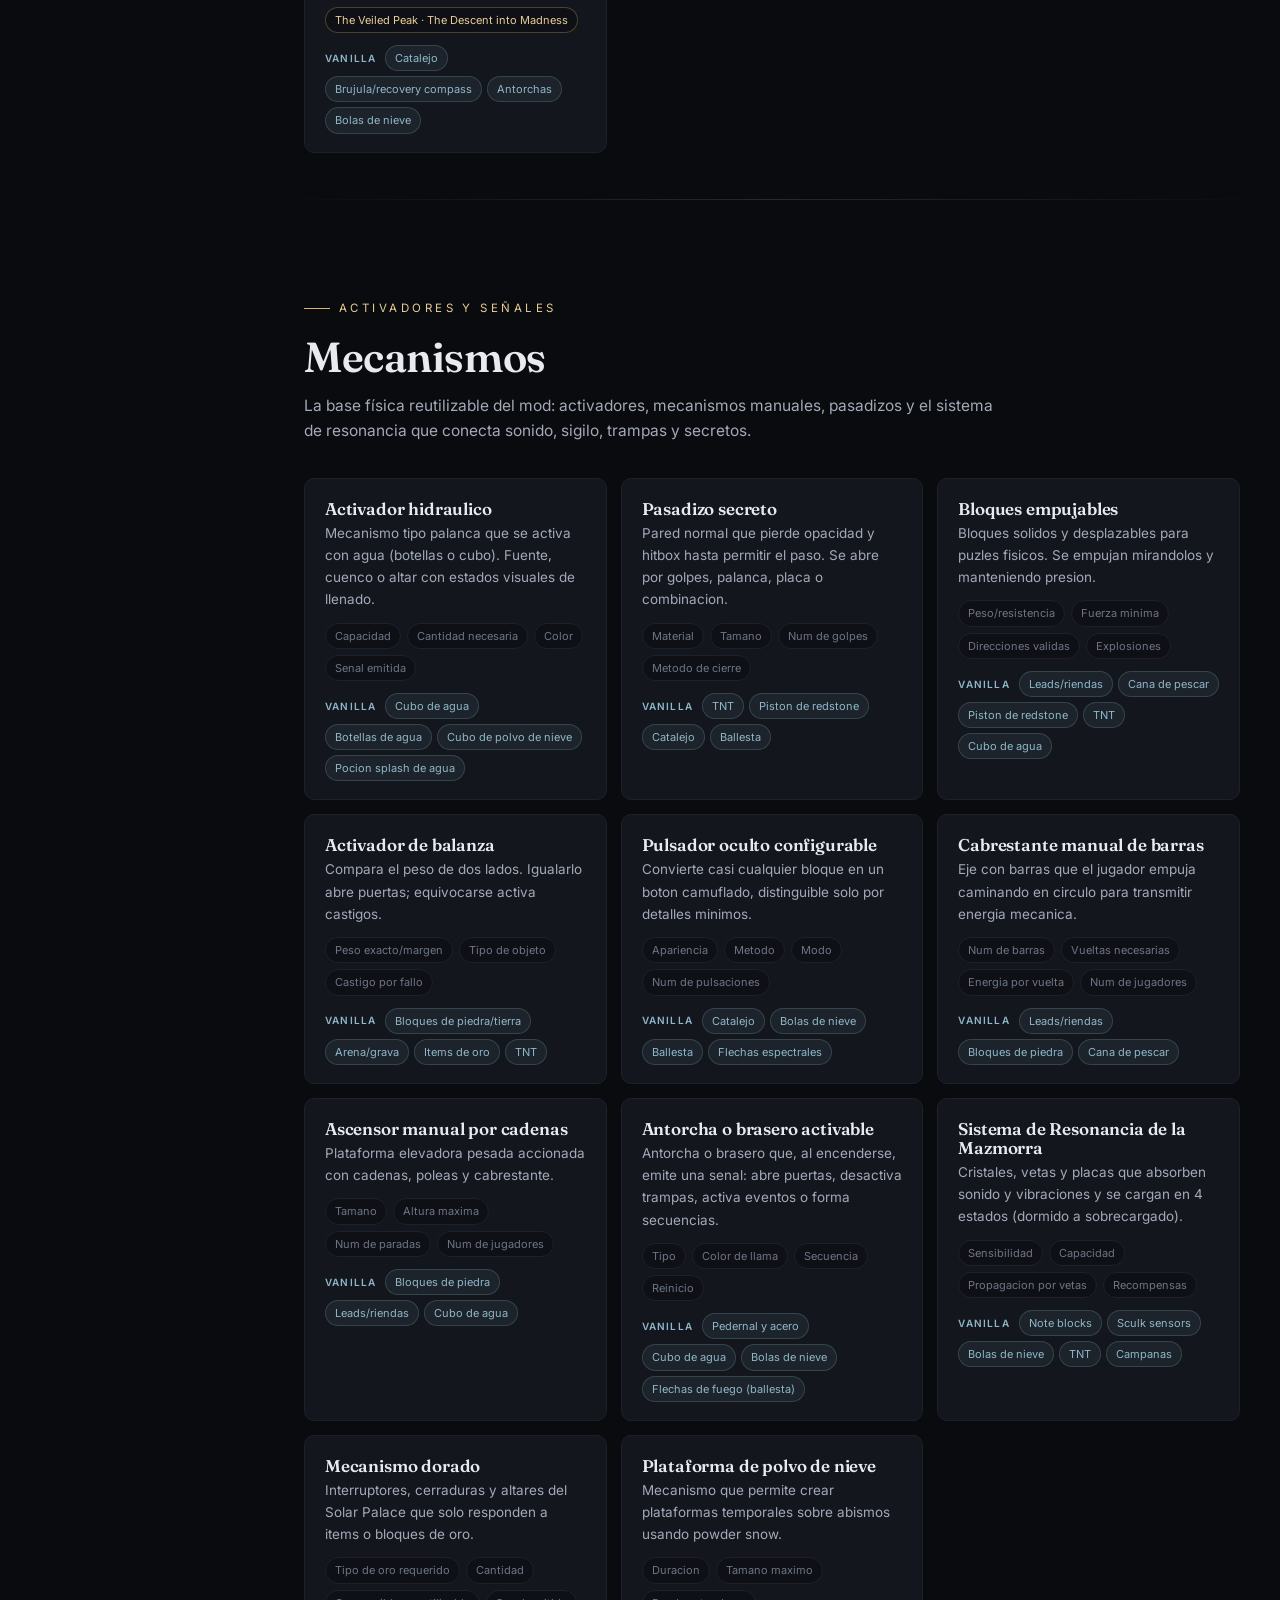
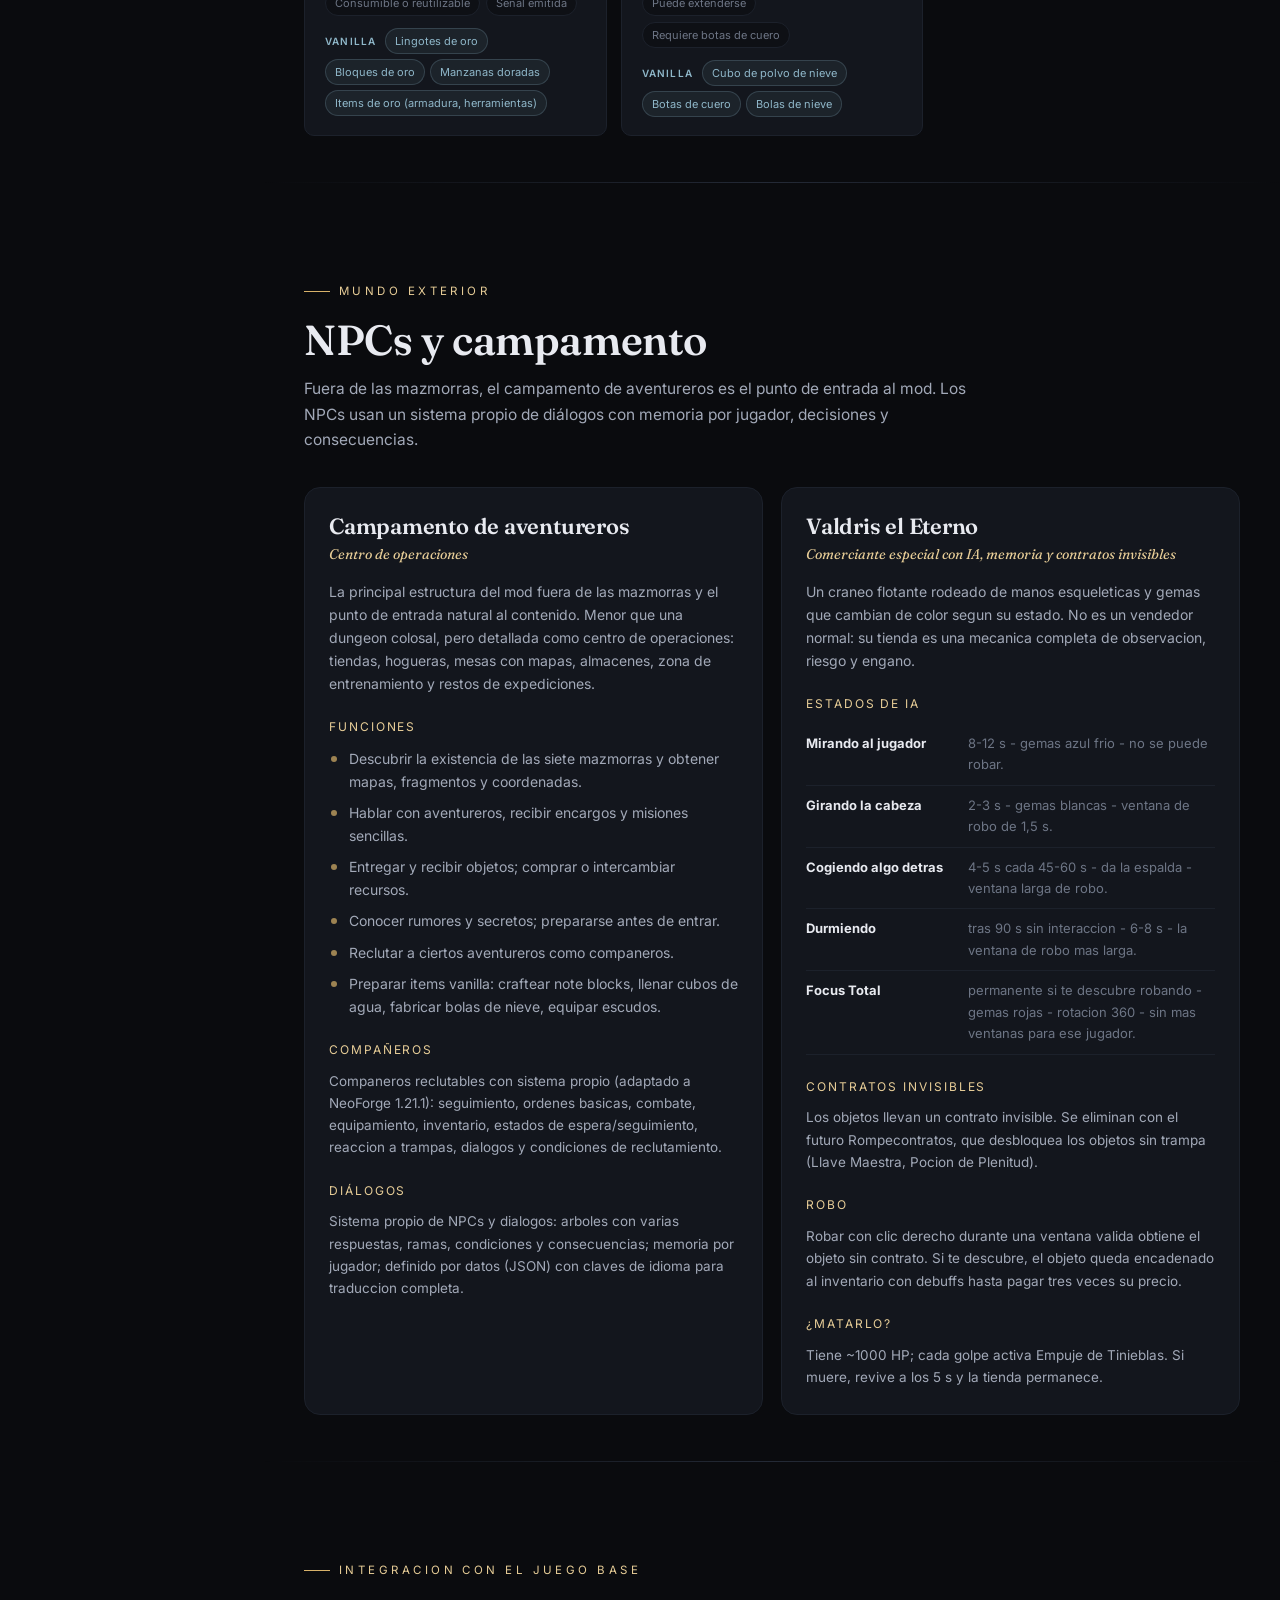
<file: colossal-dungeons-enhanced.html>
<!DOCTYPE html>
<html lang="es">
<head>
  <meta charset="UTF-8" />
  <meta name="viewport" content="width=device-width, initial-scale=1.0" />
  <title>Colossal Dungeons Enhanced — Documento de diseño</title>
  <meta name="description" content="Documento maestro de diseño y producción del mod Colossal Dungeons Enhanced. Minecraft 1.21.1 · NeoForge." />
  <link rel="preconnect" href="https://fonts.googleapis.com">
  <link rel="preconnect" href="https://fonts.gstatic.com" crossorigin>
  <link href="https://fonts.googleapis.com/css2?family=Fraunces:opsz,wght@9..144,400;9..144,500;9..144,600;9..144,700&family=Inter:wght@300;400;500;600;700&display=swap" rel="stylesheet">
  <style>
/* ============================================================
   Colossal Dungeons Enhanced — hoja de estilo
   Tema oscuro, editorial, minimalista.
   ============================================================ */
:root{
  --bg:#0a0b0e;
  --bg-2:#0e1015;
  --surface:#13161d;
  --surface-2:#181c25;
  --line:#242a36;
  --line-soft:#1c212b;
  --text:#e8eaf0;
  --text-dim:#a2a9b8;
  --text-mute:#6d7585;
  --gold:#d8b26a;
  --gold-soft:#e7cd97;
  --accent:#8fb7c9;
  --radius:16px;
  --radius-sm:10px;
  --maxw:1180px;
  --sidew:264px;
  --ease:cubic-bezier(.22,.61,.36,1);
  --shadow:0 24px 60px -24px rgba(0,0,0,.7);
}
*{box-sizing:border-box;margin:0;padding:0}
html{scroll-behavior:smooth}
body{
  font-family:'Inter',system-ui,-apple-system,Segoe UI,Roboto,sans-serif;
  background:var(--bg);
  color:var(--text);
  line-height:1.65;
  -webkit-font-smoothing:antialiased;
  overflow-x:hidden;
}
h1,h2,h3,h4{font-family:'Fraunces',Georgia,'Times New Roman',serif;font-weight:600;line-height:1.12;letter-spacing:-.01em}
a{color:inherit;text-decoration:none}
::selection{background:rgba(216,178,106,.28)}
.muted{color:var(--text-mute)}
.bg-grain{
  position:fixed;inset:0;z-index:0;pointer-events:none;
  background:
    radial-gradient(1200px 600px at 80% -10%, rgba(143,183,201,.07), transparent 60%),
    radial-gradient(900px 500px at 0% 100%, rgba(216,178,106,.06), transparent 55%);
}


/* ---------- SIDEBAR ---------- */
.sidebar{
  position:fixed;top:0;left:0;z-index:40;
  width:var(--sidew);height:100vh;
  background:linear-gradient(180deg,var(--bg-2),var(--bg));
  border-right:1px solid var(--line-soft);
  display:flex;flex-direction:column;
  padding:26px 20px 18px;
}
.brand{display:flex;align-items:center;gap:12px;margin-bottom:30px;padding-left:4px}
.brand-mark{
  font-family:'Fraunces',serif;font-weight:700;font-size:19px;
  width:44px;height:44px;border-radius:12px;display:grid;place-items:center;
  color:var(--bg);background:linear-gradient(140deg,var(--gold-soft),var(--gold));
  box-shadow:0 8px 22px -8px rgba(216,178,106,.6);
}
.brand-mark span{color:rgba(10,11,14,.55)}
.brand-text{display:flex;flex-direction:column;line-height:1.15}
.brand-text strong{font-size:15px;letter-spacing:.2px}
.brand-text span{font-size:12px;color:var(--gold-soft);letter-spacing:.28em;text-transform:uppercase}
.side-nav{display:flex;flex-direction:column;gap:2px;overflow-y:auto;flex:1;margin:-4px -6px;padding:4px 6px}
.side-nav::-webkit-scrollbar{width:6px}
.side-nav::-webkit-scrollbar-thumb{background:var(--line);border-radius:6px}
.side-nav a{
  display:flex;align-items:center;gap:11px;
  padding:9px 12px;border-radius:10px;
  font-size:13.5px;color:var(--text-dim);
  transition:.2s var(--ease);position:relative;
}
.side-nav a .ix{font-size:11px;color:var(--text-mute);width:16px;text-align:center;transition:.2s}
.side-nav a:hover{background:var(--surface);color:var(--text)}
.side-nav a.active{background:var(--surface-2);color:var(--text)}
.side-nav a.active::before{content:"";position:absolute;left:0;top:8px;bottom:8px;width:3px;border-radius:3px;background:var(--gold)}
.side-nav a.active .ix{color:var(--gold)}
.side-foot{font-size:11.5px;color:var(--text-mute);padding-top:14px;border-top:1px solid var(--line-soft);display:flex;align-items:center;gap:8px}
.side-foot .dot{width:7px;height:7px;border-radius:50%;background:#5fbf7f;box-shadow:0 0 0 3px rgba(95,191,127,.16)}
.nav-toggle{display:none}


/* ---------- CONTENT + TOPBAR ---------- */
.content{position:relative;z-index:1;margin-left:var(--sidew);min-height:100vh}
.topbar{
  position:sticky;top:0;z-index:30;
  background:rgba(10,11,14,.72);backdrop-filter:blur(14px);
  border-bottom:1px solid var(--line-soft);
}
.topbar-inner{
  max-width:var(--maxw);margin:0 auto;
  display:flex;align-items:center;justify-content:space-between;gap:20px;
  padding:14px 40px;
}
.crumb{font-size:13px;color:var(--text-mute);letter-spacing:.14em;text-transform:uppercase}
.search-wrap{position:relative;width:min(360px,45vw)}
.search-wrap input{
  width:100%;background:var(--surface);border:1px solid var(--line);
  color:var(--text);border-radius:999px;padding:10px 16px 10px 40px;font-size:13.5px;
  transition:.2s var(--ease);
}
.search-wrap input:focus{outline:none;border-color:var(--gold);background:var(--surface-2)}
.search-wrap::before{content:"⌕";position:absolute;left:15px;top:50%;transform:translateY(-50%);color:var(--text-mute);font-size:16px}
section.block{max-width:var(--maxw);margin:0 auto;padding:64px 40px 20px}
.eyebrow{display:inline-flex;align-items:center;gap:9px;font-size:11.5px;letter-spacing:.3em;text-transform:uppercase;color:var(--gold-soft);margin-bottom:16px}
.eyebrow::before{content:"";width:26px;height:1px;background:var(--gold)}
.sec-title{font-size:clamp(28px,3.6vw,42px);margin-bottom:12px}
.sec-lead{color:var(--text-dim);max-width:70ch;font-size:15.5px;margin-bottom:34px}
.divider{max-width:var(--maxw);margin:26px auto;height:1px;background:linear-gradient(90deg,transparent,var(--line),transparent);padding:0 40px}


/* ---------- HERO ---------- */
.hero{max-width:var(--maxw);margin:0 auto;padding:72px 40px 26px;position:relative}
.hero h1{font-size:clamp(40px,6.6vw,86px);font-weight:600;letter-spacing:-.025em;line-height:1}
.hero h1 .sub{display:block;font-size:.34em;letter-spacing:.42em;text-transform:uppercase;color:var(--gold-soft);font-family:'Inter',sans-serif;font-weight:500;margin-top:22px}
.hero-tag{font-family:'Fraunces',serif;font-style:italic;font-size:clamp(17px,2vw,22px);color:var(--text-dim);margin:26px 0 8px;max-width:60ch}
.hero-meta{display:flex;flex-wrap:wrap;gap:10px;margin-top:26px}
.pill{font-size:12px;letter-spacing:.05em;padding:7px 14px;border-radius:999px;border:1px solid var(--line);color:var(--text-dim);background:var(--surface)}
.pill.hot{border-color:rgba(216,178,106,.4);color:var(--gold-soft)}
.hero-intro{max-width:66ch;margin-top:30px;color:var(--text-dim);font-size:16px}
/* ---------- STAT PANEL ---------- */
.stat-grid{display:grid;grid-template-columns:repeat(auto-fit,minmax(168px,1fr));gap:14px;margin-top:12px}
.stat{
  background:var(--surface);border:1px solid var(--line-soft);border-radius:var(--radius);
  padding:22px 20px;position:relative;overflow:hidden;transition:.25s var(--ease);
}
.stat:hover{border-color:var(--line);transform:translateY(-2px)}
.stat .v{font-family:'Fraunces',serif;font-size:38px;font-weight:600;color:var(--gold-soft);line-height:1}
.stat .l{font-size:13px;color:var(--text);margin-top:8px;font-weight:500}
.stat .s{font-size:12px;color:var(--text-mute);margin-top:2px}
/* ---------- PRINCIPLES ---------- */
.principles{display:grid;grid-template-columns:repeat(auto-fit,minmax(260px,1fr));gap:12px;margin-top:8px}
.principle{display:flex;gap:12px;padding:16px 18px;background:var(--surface);border:1px solid var(--line-soft);border-radius:12px;font-size:14px;color:var(--text-dim)}
.principle .n{font-family:'Fraunces',serif;color:var(--gold);font-size:14px;min-width:22px}


/* ---------- DUNGEON CARDS ---------- */
.dungeon-grid{display:grid;grid-template-columns:repeat(auto-fill,minmax(320px,1fr));gap:18px}
.dcard{
  --c:var(--gold);
  position:relative;border:1px solid var(--line);border-radius:var(--radius);
  padding:26px 24px 22px;overflow:hidden;cursor:pointer;
  background:linear-gradient(160deg,var(--surface-2),var(--surface));
  transition:.3s var(--ease);min-height:214px;display:flex;flex-direction:column;
}
.dcard::before{content:"";position:absolute;inset:0;background:radial-gradient(120% 90% at 100% 0,color-mix(in srgb,var(--c) 22%,transparent),transparent 60%);opacity:.5;transition:.3s}
.dcard:hover{transform:translateY(-4px);border-color:color-mix(in srgb,var(--c) 55%,var(--line))}
.dcard:hover::before{opacity:1}
.dcard .idx{font-family:'Fraunces',serif;font-size:13px;color:var(--c);letter-spacing:.1em}
.dcard h3{font-size:24px;margin:10px 0 4px;position:relative}
.dcard .sub{font-style:italic;font-family:'Fraunces',serif;color:var(--text-dim);font-size:14px}
.dcard .theme{margin-top:auto;font-size:11.5px;letter-spacing:.16em;text-transform:uppercase;color:var(--text-mute);padding-top:16px}
.dcard .boss-tag{display:inline-flex;align-items:center;gap:7px;margin-top:12px;font-size:12.5px;color:var(--text-dim)}
.dcard .boss-tag b{color:var(--c);font-weight:600}
.dcard .arrow{position:absolute;right:22px;bottom:20px;color:var(--c);opacity:0;transform:translateX(-6px);transition:.3s}
.dcard:hover .arrow{opacity:1;transform:translateX(0)}
/* ---------- GENERIC CARD GRID ---------- */
.card-grid{display:grid;grid-template-columns:repeat(auto-fill,minmax(300px,1fr));gap:14px}
.tcard{background:var(--surface);border:1px solid var(--line-soft);border-radius:var(--radius-sm);padding:20px 20px 18px;transition:.25s var(--ease)}
.tcard:hover{border-color:var(--line);transform:translateY(-2px)}
.tcard h4{font-size:17px;margin-bottom:4px}
.tcard .tag{font-size:10.5px;letter-spacing:.14em;text-transform:uppercase;color:var(--gold-soft);display:inline-block;margin-bottom:10px}
.tcard p{font-size:13.5px;color:var(--text-dim)}
.tcard .cfg{margin-top:12px;display:flex;flex-wrap:wrap;gap:6px}
.tcard .cfg span{font-size:11px;color:var(--text-mute);background:var(--bg-2);border:1px solid var(--line-soft);padding:3px 9px;border-radius:999px}
.badge-new{background:rgba(143,183,201,.14);color:var(--accent);border:1px solid rgba(143,183,201,.3);font-size:10px;padding:2px 8px;border-radius:999px;letter-spacing:.1em;margin-left:8px;vertical-align:middle}


/* ---------- BESTIARY ---------- */
.filters{display:flex;flex-wrap:wrap;gap:8px;margin-bottom:14px}
.chip{
  font-size:12.5px;padding:7px 14px;border-radius:999px;cursor:pointer;
  background:var(--surface);border:1px solid var(--line-soft);color:var(--text-dim);
  transition:.18s var(--ease);user-select:none;
}
.chip:hover{border-color:var(--line);color:var(--text)}
.chip.active{background:var(--gold);color:#12130f;border-color:var(--gold);font-weight:600}
.filters.ranks .chip.active{background:var(--accent);border-color:var(--accent);color:#0b1418}
.count-line{font-size:12.5px;color:var(--text-mute);margin:2px 0 18px}
.mob-grid{display:grid;grid-template-columns:repeat(auto-fill,minmax(258px,1fr));gap:12px}
.mcard{
  position:relative;background:var(--surface);border:1px solid var(--line-soft);
  border-radius:12px;padding:18px 18px 16px;cursor:pointer;transition:.22s var(--ease);
  overflow:hidden;display:flex;flex-direction:column;min-height:150px;
}
.mcard:hover{transform:translateY(-3px);border-color:var(--line)}
.mcard .rank{position:absolute;top:0;right:0;font-size:9.5px;letter-spacing:.12em;text-transform:uppercase;padding:4px 10px;border-bottom-left-radius:10px;font-weight:600}
.r-normal{background:#20252f;color:#9aa4b4}
.r-elite{background:rgba(143,183,201,.16);color:#a7cbdb}
.r-miniboss{background:rgba(216,178,106,.16);color:var(--gold-soft)}
.r-boss{background:linear-gradient(135deg,rgba(216,178,106,.28),rgba(176,96,90,.24));color:#f0d69c}
.r-rare{background:rgba(157,107,143,.2);color:#d3a9c8}
.mcard h4{font-size:16px;margin:6px 42px 2px 0}
.mcard .en{font-size:12px;color:var(--text-mute);font-style:italic;font-family:'Fraunces',serif}
.mcard .home{font-size:11px;letter-spacing:.1em;text-transform:uppercase;margin-top:10px;color:var(--text-mute)}
.mcard .home b{color:var(--dc)}
.mcard .stats-mini{display:flex;gap:12px;margin-top:auto;padding-top:12px;font-size:11.5px;color:var(--text-dim);flex-wrap:wrap}
.mcard .stats-mini span b{color:var(--text);font-weight:600}
.empty{color:var(--text-mute);font-size:14px;padding:30px 0}


/* ---------- MODAL ---------- */
.modal-overlay{
  position:fixed;inset:0;z-index:80;display:none;
  background:rgba(4,5,7,.72);backdrop-filter:blur(6px);
  padding:5vh 20px;overflow-y:auto;
}
.modal-overlay.open{display:flex;align-items:flex-start;justify-content:center}
.modal-card{
  position:relative;width:min(760px,100%);margin:auto;
  background:linear-gradient(180deg,var(--surface-2),var(--surface));
  border:1px solid var(--line);border-radius:20px;box-shadow:var(--shadow);
  animation:pop .3s var(--ease);
}
@keyframes pop{from{opacity:0;transform:translateY(14px) scale(.98)}to{opacity:1;transform:none}}
.modal-close{
  position:absolute;top:16px;right:16px;z-index:2;
  width:38px;height:38px;border-radius:50%;border:1px solid var(--line);
  background:var(--surface);color:var(--text-dim);cursor:pointer;font-size:14px;transition:.2s;
}
.modal-close:hover{color:var(--text);border-color:var(--gold);transform:rotate(90deg)}
.modal-body{padding:40px 40px 36px}
.modal-body .m-head{border-bottom:1px solid var(--line-soft);padding-bottom:20px;margin-bottom:22px}
.modal-body .m-rank{font-size:11px;letter-spacing:.16em;text-transform:uppercase;font-weight:600}
.modal-body h2{font-size:32px;margin:10px 0 2px}
.modal-body .m-en{font-family:'Fraunces',serif;font-style:italic;color:var(--text-mute);font-size:15px}
.m-stats{display:flex;flex-wrap:wrap;gap:10px;margin:18px 0 4px}
.m-stat{background:var(--bg-2);border:1px solid var(--line-soft);border-radius:10px;padding:10px 16px;min-width:96px}
.m-stat .k{font-size:10.5px;letter-spacing:.12em;text-transform:uppercase;color:var(--text-mute)}
.m-stat .val{font-size:15px;color:var(--text);font-weight:600;margin-top:2px}
.modal-body p.desc{color:var(--text-dim);font-size:15px;margin:18px 0}
.m-sub{font-size:12px;letter-spacing:.16em;text-transform:uppercase;color:var(--gold-soft);margin:22px 0 10px}
.m-list{list-style:none;display:flex;flex-direction:column;gap:8px}
.m-list li{position:relative;padding-left:20px;color:var(--text-dim);font-size:14px}
.m-list li::before{content:"";position:absolute;left:2px;top:9px;width:6px;height:6px;border-radius:50%;background:var(--gold);opacity:.7}
.m-list.drops li::before{background:var(--accent)}


/* ---------- MODAL: DUNGEON DETAIL ---------- */
.dgrid2{display:grid;grid-template-columns:1fr 1fr;gap:22px}
.callout{background:var(--bg-2);border:1px solid var(--line-soft);border-left:3px solid var(--gold);border-radius:10px;padding:16px 18px;margin:16px 0;font-size:14px;color:var(--text-dim)}
.callout b{color:var(--text)}
.sector{display:flex;gap:14px;padding:12px 0;border-bottom:1px solid var(--line-soft)}
.sector:last-child{border-bottom:none}
.sector .sn{font-family:'Fraunces',serif;color:var(--gold-soft);min-width:26px}
.sector .st b{display:block;color:var(--text);font-size:14px;margin-bottom:2px}
.sector .st span{color:var(--text-mute);font-size:13px}
.chips-inline{display:flex;flex-wrap:wrap;gap:7px;margin-top:4px}
.chips-inline span{font-size:12px;background:var(--bg-2);border:1px solid var(--line-soft);color:var(--text-dim);padding:5px 11px;border-radius:999px}
.meta-rows{display:grid;grid-template-columns:1fr;gap:0}
.meta-row{display:grid;grid-template-columns:130px 1fr;gap:14px;padding:11px 0;border-bottom:1px solid var(--line-soft);font-size:13.5px}
.meta-row:last-child{border-bottom:none}
.meta-row .rk{color:var(--text-mute);text-transform:uppercase;letter-spacing:.1em;font-size:11px;padding-top:2px}
.meta-row .rv{color:var(--text-dim)}
/* ---------- ROADMAP ---------- */
.phase{display:flex;gap:20px;padding:22px 0;border-bottom:1px solid var(--line-soft)}
.phase:last-child{border-bottom:none}
.phase .pn{font-family:'Fraunces',serif;font-size:34px;color:var(--line);min-width:70px;font-weight:600}
.phase h4{font-size:18px;margin-bottom:8px}
.phase p{color:var(--text-dim);font-size:14px}
/* ---------- NPC ---------- */
.npc-wrap{display:grid;grid-template-columns:1fr 1fr;gap:18px}
.npc-card{background:var(--surface);border:1px solid var(--line-soft);border-radius:var(--radius);padding:26px 24px}
.npc-card h3{font-size:22px;margin-bottom:4px}
.npc-card .role{font-family:'Fraunces',serif;font-style:italic;color:var(--gold-soft);font-size:14px;margin-bottom:14px}
.state-row{display:flex;gap:12px;padding:9px 0;border-bottom:1px solid var(--line-soft);font-size:13px}
.state-row:last-child{border-bottom:none}
.state-row b{color:var(--text);min-width:150px}
.state-row span{color:var(--text-mute)}


/* ---------- SITE FOOTER ---------- */
.site-foot{max-width:var(--maxw);margin:60px auto 0;padding:34px 40px 60px;border-top:1px solid var(--line-soft);font-size:13px;color:var(--text-dim)}
.site-foot .muted{margin-top:6px}
/* ---------- RESPONSIVE ---------- */
@media (max-width:1000px){
  :root{--sidew:0px}
  .sidebar{transform:translateX(-100%);transition:transform .3s var(--ease);width:280px}
  .sidebar.open{transform:none}
  .content{margin-left:0}
  .nav-toggle{
    display:grid;place-items:center;position:fixed;top:14px;left:14px;z-index:50;
    width:44px;height:44px;border-radius:12px;border:1px solid var(--line);
    background:var(--surface-2);color:var(--text);font-size:18px;cursor:pointer;
  }
  .topbar-inner{padding:14px 20px 14px 70px}
  section.block,.hero,.site-foot{padding-left:20px;padding-right:20px}
  .crumb{display:none}
  .dgrid2,.npc-wrap{grid-template-columns:1fr}
  .modal-body{padding:34px 22px 30px}
  .meta-row{grid-template-columns:1fr;gap:2px}
}
@media (max-width:560px){
  .hero{padding-top:56px}
  .search-wrap{width:100%}
  .topbar-inner{flex-direction:column;align-items:stretch;gap:10px}
}
/* ---------- VANILLA BADGES (on trap/puzzle/mechanism cards) ---------- */
.vanilla-badges{display:flex;flex-wrap:wrap;gap:5px;margin-top:12px;align-items:center}
.vanilla-badges-label{font-size:10px;letter-spacing:.12em;text-transform:uppercase;color:var(--accent);font-weight:600;margin-right:4px}
.vanilla-pill{
  font-size:11px;padding:3px 9px;border-radius:999px;
  background:rgba(143,183,201,.08);border:1px solid rgba(143,183,201,.22);
  color:var(--accent);white-space:nowrap;
}

/* ---------- VANILLA INTERACTIONS SECTION ---------- */
.vi-filters{margin-bottom:10px}
.vi-count{font-size:12.5px;color:var(--text-mute);margin:4px 0 18px}
.vi-grid{display:grid;grid-template-columns:repeat(auto-fill,minmax(340px,1fr));gap:14px}
.vi-card{
  background:var(--surface);border:1px solid var(--line-soft);border-radius:var(--radius-sm);
  padding:20px 20px 16px;transition:.25s var(--ease);
}
.vi-card:hover{border-color:var(--line);transform:translateY(-2px)}
.vi-header{display:flex;align-items:baseline;justify-content:space-between;gap:10px;margin-bottom:12px;flex-wrap:wrap}
.vi-item{font-size:16px;font-family:'Fraunces',serif;font-weight:600;color:var(--text)}
.vi-category{font-size:10.5px;letter-spacing:.12em;text-transform:uppercase;color:var(--accent);white-space:nowrap}
.vi-interactions{display:flex;flex-direction:column;gap:10px}
.vi-interaction{padding:8px 12px;background:var(--bg-2);border:1px solid var(--line-soft);border-left:3px solid var(--gold);border-radius:8px}
.vi-context{font-size:12.5px;font-weight:600;color:var(--gold-soft);margin-bottom:3px}
.vi-effect{font-size:13px;color:var(--text-dim);line-height:1.45}
.vi-dungeons{font-size:11px;color:var(--text-mute);margin-top:4px;font-style:italic}

/* ---------- VANILLA IN MODALS ---------- */
.vanilla-sub{color:var(--accent)!important}
.vanilla-list li::before{background:var(--accent)!important}

/* ---------- SIDEBAR EXTERNAL LINK ---------- */
.side-nav-ext{
  margin-top:auto;padding-top:12px;border-top:1px solid var(--line-soft);
  display:flex;align-items:center;gap:11px;
  padding:9px 12px;border-radius:10px;
  font-size:13px;color:var(--gold-soft);
  transition:.2s var(--ease);
}
.side-nav-ext:hover{background:var(--surface);color:var(--gold)}
.side-nav-ext .ix{font-size:13px;color:var(--gold-soft);width:16px;text-align:center}

.reveal{opacity:0;transform:translateY(16px)}
.reveal.in{opacity:1;transform:none;transition:opacity .6s var(--ease),transform .6s var(--ease)}

</style>
</head>
<body>
  <div class="bg-grain" aria-hidden="true"></div>

  <button id="navToggle" class="nav-toggle" aria-label="Menú">☰</button>

  <aside class="sidebar" id="sidebar">
    <div class="brand">
      <div class="brand-mark">CD<span>E</span></div>
      <div class="brand-text">
        <strong>Colossal Dungeons</strong>
        <span>Enhanced</span>
      </div>
    </div>
    <nav class="side-nav" id="sideNav"></nav>
    <div class="side-foot">
      <span class="dot"></span> Minecraft 1.21.1 · NeoForge
    </div>
  </aside>

  <main class="content" id="content">
    <header class="topbar">
      <div class="topbar-inner">
        <span class="crumb" id="crumb">Inicio</span>
        <div class="search-wrap">
          <input id="globalSearch" type="search" placeholder="Buscar criaturas, trampas, puzles…" autocomplete="off" />
        </div>
      </div>
    </header>

    <div id="sections"></div>

    <footer class="site-foot">
      <p>Colossal Dungeons Enhanced — documento de diseño y producción · Estado: preproducción.</p>
      <p class="muted">Página generada a partir del documento maestro. Contenido de diseño provisional y ampliable.</p>
      <p class="muted" style="margin-top:8px"><a href="technical-plan.html" target="_blank" style="color:var(--gold-soft);text-decoration:underline">Ver el plan técnico completo de implementación</a> — arquitectura Java, registros NeoForge, código de ejemplo y más.</p>
    </footer>
  </main>

  <div class="modal-overlay" id="modal" aria-hidden="true">
    <div class="modal-card" role="dialog" aria-modal="true">
      <button class="modal-close" id="modalClose" aria-label="Cerrar">✕</button>
      <div class="modal-body" id="modalBody"></div>
    </div>
  </div>

  <script>
/* ============================================================
   Colossal Dungeons Enhanced - Documento de diseno (datos)
   Minecraft 1.21.1 - NeoForge
   Todo el contenido vive en window.CDE_DATA
   ============================================================ */
window.CDE_DATA = {};


/* ---------- META / PROYECTO ---------- */
CDE_DATA.meta = {
  title: "Colossal Dungeons Enhanced",
  tagline: "Siete mazmorras colosales. Un solo intento por mundo. Ningun atajo.",
  platform: "Minecraft 1.21.1 - NeoForge",
  status: "Preproduccion",
  intro: "Un mod centrado casi por completo en siete mazmorras colosales hechas con calidad de juego completo. Cada dungeon tiene identidad visual, reglas propias, estructuras, mobs, jefes, trampas, puzles, eventos, loot y mecanicas unicas. El mundo exterior no se llena de mobs: su punto de entrada es un campamento de aventureros desde el que se descubren las dungeons mediante mapas, rumores, misiones y NPCs reclutables. Todas las mecanicas integran items vanilla de Minecraft de forma natural: cubos de agua, polvo de hueso, bolas de nieve, huevos, perlas de ender, cizallas, escudos, ballestas, canas de pescar, catalejos y mas son herramientas utiles dentro de las mazmorras.",
  principles: [
    "Una sola copia de cada dungeon por mundo.",
    "Las siete tienen dificultad alta y aproximadamente equivalente.",
    "Se pueden intentar en cualquier orden.",
    "No hay escalado artificial segun el equipo del jugador.",
    "El equipo ayuda, pero no sustituye la habilidad.",
    "La mision principal de cada dungeon es derrotar a su jefe.",
    "Las misiones del campamento son secundarias y opcionales.",
    "Las dungeons pueden restaurarse para ser rejugables.",
    "El soporte para addons es una parte central, no un extra.",
    "El rendimiento se disena desde el framework, no al final.",
    "Cada mecanica debe integrar al menos 2 items vanilla de Minecraft como contramedida o herramienta.",
    "El mod debe sentirse como una extension natural de Minecraft, no como un juego separado."
  ]
};

/* ---------- ESTADISTICAS DE PANEL ---------- */
CDE_DATA.stats = [
  { label: "Dungeons disenadas", value: "7", sub: "de 7 objetivo" },
  { label: "Criaturas unicas", value: "75+", sub: "hasta 95 con variantes" },
  { label: "Jefes principales", value: "7", sub: "uno por dungeon" },
  { label: "Semijefes", value: "9", sub: "uno o dos por dungeon" },
  { label: "Familias de trampas", value: "28", sub: "configurables, con contramedidas vanilla" },
  { label: "Puzles base", value: "14", sub: "ampliables por addons" },
  { label: "Items vanilla integrados", value: "25+", sub: "cada uno con multiples usos" },
  { label: "Ejemplos de codigo", value: "13", sub: "Java/NeoForge 1.21.1 compilables" },
  { label: "Paquetes Java", value: "18+", sub: "arquitectura modular completa" },
  { label: "Sistemas del framework", value: "12", sub: "data-driven y extensibles" }
];


/* ---------- DEPENDENCIAS ---------- */
CDE_DATA.dependencies = [
  {
    name: "AAA Particles",
    role: "Motor de efectos visuales (VFX)",
    provisional: false,
    highlight: true,
    desc: "Libreria de efectos que integra el sistema Effekseer (archivos .efkefc) dentro de Minecraft. Reemplaza a Photon como motor de VFX del mod. Expone API para desarrolladores: emisores de particulas ligados a entidades, orientacion del emisor a partir de un vector de direccion, metadatos de finalizacion cuando un efecto ligado a una entidad desaparece, y registro/precarga de efectos.",
    version: "Latest para NeoForge 1.21.1",
    apiSurface: "EffekseerEffect.create(), EffectAPI.spawn(), BoneAttachment para GeckoLib sync",
    uses: [
      "Efectos visuales avanzados de armas, mobs y jefes.",
      "Auras, rastros de ataque, explosiones y ondas de choque.",
      "Portales, polvo, derrumbamientos, gas y niebla.",
      "Fragmentos de memoria, efectos psiquicos y transformaciones.",
      "Efectos ambientales por dungeon (reflejos, brasas solares, esporas organicas).",
      "Feedback visual de interacciones vanilla (vapor al usar cubo de agua en fuego, particulas de hueso al limpiar aceite)."
    ],
    note: "Los efectos .efkefc se empaquetan como recursos del mod y se instancian mediante la API de AAA Particles, ligandolos a huesos de GeckoLib cuando se necesita sincronia con animaciones."
  },
  {
    name: "GeckoLib",
    role: "Modelos y animaciones",
    provisional: false,
    version: "4.x para NeoForge 1.21.1",
    apiSurface: "GeoEntity, GeoBlockEntity, AnimationController, AnimatableInstanceCache, KeyframeAnimationEvents",
    desc: "Motor de animacion y renderizado 3D para entidades, bloques, objetos y armaduras, con animaciones por keyframes, keyframes de sonido y particulas, y eventos sincronizados.",
    uses: ["Animaciones de mobs, jefes, trampas y mecanismos.", "Bloques y objetos animados.", "Eventos sincronizados con animaciones.", "Reacciones visuales a items vanilla (animacion de limpieza con polvo de hueso, salpicadura de agua)."]
  },
  {
    name: "SmartBrainLib",
    role: "Inteligencia artificial avanzada",
    provisional: true,
    version: "Para NeoForge 1.21.1",
    apiSurface: "ExtendedSensor, BrainActivityGroup, SmartBrainOwner, CustomDelayedBehaviour",
    desc: "Se usa al principio para acelerar la creacion de IA compleja: sensores, memorias, percepcion, navegacion, seleccion de ataques, estados y coordinacion. Con el tiempo, sus comportamientos podran migrarse al framework modular interno.",
    uses: ["Comportamientos de mobs, busqueda de objetivos y deteccion por sonido.", "Cambio de fases y seleccion de ataques.", "Elites, semijefes y jefes.", "Reacciones de IA a items vanilla (huir del fuego, investigar sonidos de bolas de nieve, responder a huevos como cebo)."]
  },
  {
    name: "Curios API",
    role: "Accesorios equipables",
    provisional: false,
    version: "Para NeoForge 1.21.1",
    apiSurface: "ICurioItem, SlotTypePreset, CuriosApi.getSlot(), CurioEquipEvent",
    desc: "Sistema oficial de accesorios del mod en NeoForge 1.21.1.",
    uses: ["Ranuras de accesorios: amuletos, anillos, collares, cinturones y reliquias.", "Objetos equipables con efectos especiales.", "Reliquias de dungeon con efectos pasivos."]
  },
  {
    name: "FDLib",
    role: "Cinematicas y presentacion",
    provisional: true,
    version: "Para NeoForge 1.21.1",
    apiSurface: "CameraController, BossBarRenderer, ImpactFrame, CinematicSequence",
    desc: "Se mantiene mientras acelere el desarrollo. En el futuro podra sustituirse por sistemas propios de camaras, cinematicas, bossbars e impact frames.",
    uses: ["Camaras controladas y presentaciones de jefes.", "Bossbars personalizadas e impact frames.", "Escenas especiales de NPCs y transformaciones."]
  },
  {
    name: "More Hitboxes",
    role: "Entidades multiparte",
    provisional: true,
    version: "Para NeoForge 1.21.1",
    apiSurface: "MultipartEntity, HitboxPart, DamageSource routing, BoneSync",
    desc: "Primera dependencia prevista para sustituir por un sistema multiparte propio (hitboxes vinculadas a huesos, dano localizado, partes rompibles/desprendibles, API publica para addons).",
    uses: ["Criaturas grandes y jefes con partes independientes.", "Trampas animadas, estatuas y pilares.", "Sincronizacion de hitboxes con animaciones."]
  }
];


/* ---------- DUNGEONS ---------- */
CDE_DATA.dungeons = [];

CDE_DATA.dungeons.push({
  id: "mirror-castle",
  name: "The Mirror Castle",
  subtitle: "El castillo de los reflejos",
  color: "#8fb7c9",
  themeWord: "Reflejo - Ilusion - Percepcion",
  identity: "Un castillo senorial de plata, azogue y cristal donde cada superficie miente. Salones de espejos, ventanales pulidos y suelos de mercurio convierten la orientacion en un acto de fe. La dungeon se juega leyendo el entorno: distinguir lo real de lo reflejado, y a uno mismo de sus copias.",
  rule: "Regla exclusiva: Ley del Reflejo. En las salas marcadas, atacar de frente a una imagen especular devuelve el dano al jugador. Muchos enemigos solo son vulnerables si se les golpea a traves de su reflejo real, no de su cuerpo aparente. Romper la superficie especular correcta debilita o anula a los enemigos vinculados a ella.",
  objective: "Alcanzar el Salon del Trono Invertido y destruir al Soberano Anicos rompiendo, una a una, las superficies que sostienen su reflejo.",
  bossId: "shattered-sovereign",
  vanillaItemsKey: ["Escudo (refleja ataques de luz del Soberano)", "Catalejo (distingue reflejos reales de falsos a distancia)", "Bolas de nieve (rompen espejos fragiles desde lejos)", "Antorchas (revelan paneles de espejo falsos por la sombra que proyectan)", "Cubo de agua (empana espejos temporalmente impidiendo que generen reflejos hostiles)", "Perla de ender (teletransporte al otro lado de paredes de cristal selladas)", "Ballesta (dispara a marcos de espejo distantes para romperlos)", "Cana de pescar (engancha y gira espejos orientables a distancia)"],
  sectors: [
    { name: "Galeria de Bienvenida", desc: "Pasillos duplicados por espejos; ensena la Ley del Reflejo con enemigos inofensivos y puertas falsas. Las bolas de nieve rompen los cristales de prueba." },
    { name: "Salon de Azogue", desc: "Suelos de mercurio que reflejan el techo; el jugador debe caminar por las vigas reales, no por su reflejo. El catalejo revela cuales son solidas." },
    { name: "Laberinto de Marcos", desc: "Marcos de espejo que se reorganizan cuando nadie mira. La brujula senala el centro real del laberinto." },
    { name: "Camara de los Gemelos", desc: "Arena de los semijefes Los Gemelos Rotos. Los escudos reflejan sus ataques de vuelta." },
    { name: "Salon del Trono Invertido", desc: "Arena final, un salon simetrico donde arriba y abajo se confunden. El cubo de agua empana las superficies revelando la orientacion real." }
  ],
  puzzles: ["Espejos de trayectoria (usar cana de pescar para girar espejos lejanos)", "Pasillo de memoria (el catalejo revela pistas ocultas)", "Puzle de luz y espejos (colocar antorchas en posiciones clave para crear sombras-guia)"],
  traps: ["Sala de espejos giratorios (bolas de nieve rompen paneles)", "Reflejo hostil (cubo de agua empana el espejo origen)", "Pasillo infinito de la lampara magica (apagar con flecha de agua o bola de nieve)", "Bola rodante colosal esfera reflectante (esquivar; escudo bloquea parcialmente)"],
  loot: ["Fragmentos de azogue (material de crafteo).", "Espejo de bolsillo: revela una ruta real durante unos segundos.", "Armadura de Plata Pulida: refleja una parte del dano a distancia."],
  weapons: ["Estoque de la Locura (posible, si el Duelista Hueco se ubica aqui).", "Filo Espejado: al parar un golpe, proyecta un reflejo cortante."],
  events: ["Apagon especular: todas las luces se invierten y las salas reales e ilusorias intercambian su iluminacion. Las antorchas colocadas por el jugador se mantienen y marcan las salas reales.", "El Cortejo: una fila de reflejos del jugador desfila y uno de ellos es real y hostil. El catalejo identifica al real por un detalle."],
  secrets: ["Tras un espejo agrietado concreto hay una trastienda con loot de plata. Se revela lanzando una bola de nieve al cristal correcto.", "Un reflejo que no imita al jugador senala un pasadizo. Usar el catalejo desde lejos lo marca."],
  entrance: "Un porton de plata que solo refleja a quien no lleva casco; entrar empana todos los espejos durante unos segundos.",
  exit: "Salida normal disponible tras el jefe; existe un espejo-portal de retirada de un solo uso.",
  reset: "Reinicio por sectores: las superficies rotas se regeneran y los marcos se reorganizan.",
  multiplayer: "Los reflejos pueden separar al grupo en salas espejo distintas hasta que resuelven un puzle comun.",
  performance: "Los reflejos son planos renderizados con recorte de portal, no camaras duplicadas; solo la sala activa refleja en tiempo real."
});


CDE_DATA.dungeons.push({
  id: "worldbearer",
  name: "The Worldbearer",
  subtitle: "El portador del mundo",
  color: "#c8a96a",
  themeWord: "Escala colosal - Peso - Gravedad",
  identity: "La dungeon esta construida sobre, dentro y alrededor de un titan petreo del tamano de una montana que sostiene una porcion del mundo sobre sus hombros. Se explora ascendiendo por su columna, sus costillas huecas y las plataformas que penden de sus cadenas. Todo aqui pesa: la piedra, los contrapesos, las decisiones.",
  rule: "Regla exclusiva: Ley del Peso. Puertas, ascensores y puentes funcionan por contrapeso real. Para avanzar hay que mover masa (bloques empujables, contrapesos, el propio Martillo de Contrapeso). Retirar peso de un soporte puede abrir una ruta y derrumbar otra a la vez.",
  objective: "Escalar hasta el corazon del titan y liberar/derrotar al Atlas Moribundo, la voluntad que lo mantiene erguido, sin quedar aplastado por lo que se derrumba.",
  bossId: "dying-atlas",
  vanillaItemsKey: ["TNT (destruye muros debiles marcados revelando secretos y atajos)", "Bloques de piedra/tierra (colocar en placas de peso como sustitutos de contrapeso)", "Leads/riendas (conectar a bloques empujables para moverlos a distancia o entre jugadores)", "Pistones de redstone (interactuan con bloques del mod para crear contrapesos temporales)", "Cubo de agua (lubrica rieles de bloques empujables para moverlos mas rapido)", "Cana de pescar (engancha contrapesos colgantes y los acerca)", "Escudo (protege de escombros durante derrumbes)", "Perla de ender (salvar caidas al vacio con teletransporte de emergencia)"],
  sectors: [
    { name: "Los Talones", desc: "Base del titan; cabrestantes manuales y ascensores por cadenas dan acceso al interior. Las riendas pueden conectarse a las barras del cabrestante para que un jugador tire desde lejos." },
    { name: "La Columna", desc: "Ascenso vertical por vertebras huecas; plataformas basculantes segun el peso del grupo. Colocar bloques en un lado equilibra temporalmente." },
    { name: "La Caja Toracica", desc: "Salas amplias entre costillas; los Atlantes Menores sostienen techos que caen al morir. TNT puede derribar costillas debiles para crear atajos." },
    { name: "Los Hombros", desc: "Exterior azotado por el viento, con la carga del mundo suspendida arriba. El escudo reduce el empuje del viento." },
    { name: "El Corazon de Piedra", desc: "Arena del Atlas Moribundo. Las perlas de ender permiten escapar de zonas que se derrumban." }
  ],
  puzzles: ["Puzle de peso y sustitucion (colocar bloques vanilla en placas)", "Puzle de bloques empujables (usar riendas y cana de pescar)", "Cooperacion asimetrica (cabrestantes con riendas a distancia)"],
  traps: ["Paredes aplastantes (cubo de agua lubrica para deslizarse y escapar)", "Bola rodante colosal (cana de pescar engancha el mecanismo de liberacion)", "Trampa de derrumbamiento (escudo protege de escombros)", "Placa basculante colosal (equilibrar con bloques vanilla)", "Cadena tensada (escudo bloquea el golpe de barrido)"],
  loot: ["Nucleo de contrapeso: material pesado para forja.", "Botas de Lastre: inmunidad al empuje a cambio de velocidad.", "Cincel del Atlas: rompe muros debiles marcados."],
  weapons: ["Martillo de Contrapeso: cuanto mas se carga, mas dano, empuje e interaccion con mecanismos."],
  events: ["El Titan se mueve: toda una seccion se inclina y hay que reubicar el peso antes del derrumbe. Colocar bloques rapidamente en las placas correctas estabiliza.", "Lluvia de escombros: fragmentos del mundo suspendido caen por rutas concretas. El escudo protege de impactos directos."],
  secrets: ["Una vertebra floja esconde un atajo vertical si se derriba con TNT.", "Dentro de una cadena hueca hay una camara de expedicionarios perdidos. Se accede enganchando la cana de pescar al cerrojo interior."],
  entrance: "Una gran compuerta que solo se abre bajando un ascensor manual con suficiente peso encima. Bloques de piedra o tierra del inventario cuentan como peso.",
  exit: "Ascensor rapido de descenso tras el jefe; antes, la unica salida es volver a bajar por la columna.",
  reset: "Los contrapesos vuelven a su posicion y los derrumbes se reconstruyen por sectores.",
  multiplayer: "Muchos mecanismos requieren varios jugadores empujando cabrestantes o repartiendo peso simultaneamente.",
  performance: "El titan es estructura estatica por plantillas; solo las secciones moviles cercanas simulan fisica."
});


CDE_DATA.dungeons.push({
  id: "hollow-leviathan",
  name: "The Hollow Leviathan",
  subtitle: "El leviatan hueco",
  color: "#9d6b8f",
  themeWord: "Biologia - Organos - Defensas vivas",
  identity: "Una mazmorra organica dentro de un leviatan colosal muerto, o casi muerto. Conductos, organos, tejidos, fluidos y defensas vivas. Las paredes respiran, los suelos digieren y las puertas muerden. El cuerpo reacciona a la intrusion como un organismo a una infeccion.",
  rule: "Regla exclusiva: Ley de la Infeccion. Cada organo danado altera toda la dungeon (destruir un pulmon despeja el gas de una zona; reventar una glandula inunda otra de acido). El jugador es tratado como patogeno: hacer ruido o dano acelera la respuesta inmune (oleadas de anticuerpos).",
  objective: "Alcanzar la cavidad central y destruir al Parasito Regente, el organismo que reanima al leviatan, decidiendo que organos sacrificar por el camino.",
  bossId: "sovereign-parasite",
  vanillaItemsKey: ["Cizallas/shears (cortan membranas, telaranas organicas y capullos antes de que eclosionen)", "Polvo de hueso (hace crecer barreras organicas para bloquear conductos de acido o gas; tambien limpia superficies aceitosas internas)", "Cubo de agua (diluye acido, limpia suelos digestivos temporalmente, ahoga larvas)", "Antorchas (cauterizan heridas del leviatan sellando conductos, ahuyentan parasitos)", "Botes de miel/honey bottles (inmunidad al deslizamiento en superficies mucosas, pacifica insectos)", "Huevos (atraen a larvas devoradoras como cebo alejandolas del jugador, alimentan al Neothelid bebe)", "Leche (limpia todos los debuffs de veneno, acido y digestion)", "Pedernal y acero/flint and steel (cauteriza tejido vivo cerrando bocas de pared permanentemente)"],
  sectors: [
    { name: "Las Fauces", desc: "Entrada por la boca; primeras trampas vivas y suelos digestivos. El cubo de agua neutraliza el acido digestivo temporalmente." },
    { name: "El Tracto", desc: "Conductos estrechos con fluidos, esfinteres-puerta y capullos que liberan mobs. Las cizallas cortan los capullos antes de la eclosion." },
    { name: "La Camara Pulmonar", desc: "Grandes sacos que se inflan y desinflan; el nivel de gas depende de si respiran. El polvo de hueso hace crecer una barrera de musgo que filtra el gas." },
    { name: "El Nido de Nervios", desc: "Arena del semijefe El Sistema Nervioso; paredes de ojos organicos. Las antorchas ciegan los ojos organicos cercanos." },
    { name: "La Cavidad del Corazon", desc: "Arena del Parasito Regente. Las cizallas cortan sus raices de forma mas eficiente que las armas." }
  ],
  puzzles: ["Puzle biologico de organos (usar polvo de hueso para estimular crecimiento, agua para diluir, fuego para cauterizar)", "Secuencia de sonidos/latidos (note blocks del jugador reproducen la secuencia)", "Puzle de peso y sustitucion en esfinteres (huevos como cebo de peso ligero)"],
  traps: ["Trampas vivas (cizallas cortan tentaculos, fuego cauteriza)", "Puerta devoradora (pedernal y acero cauteriza la boca cerrando permanentemente)", "Suelos digestivos (cubo de agua neutraliza, honey bottles dan inmunidad)", "Paredes que respiran (polvo de hueso bloquea conductos con musgo)", "Capullos que liberan mobs (cizallas previenen eclosion)"],
  loot: ["Muestras organicas: ingredientes alquimicos.", "Membrana Resiliente: armadura que absorbe veneno.", "Glandula de bilis: arma arrojadiza corrosiva."],
  weapons: ["Bisturi del Cirujano: hace dano extra a partes y organos, poco a armadura."],
  events: ["Respuesta inmune: oleada masiva de anticuerpos tras hacer demasiado ruido. Las bolas de nieve distraen a los anticuerpos creando sonido lejos del jugador.", "Espasmo: todo el sector se contrae, cerrando y abriendo conductos. Colocar bloques solidos evita que ciertos conductos se cierren del todo."],
  secrets: ["Una vena secundaria lleva a una perla del leviatan (loot raro). Se accede cortando una membrana con cizallas.", "Un organo vestigial esconde a un Vigia Cosido dormido y su recompensa. Alimentar al organo con huevos lo activa revelando el pasadizo."],
  entrance: "La boca del leviatan, que traga al jugador; al entrar, un esfinter-puerta se cierra detras.",
  exit: "Reventar el corazon abre una brecha en el costado como salida; antes, hay que retroceder por el tracto.",
  reset: "Los organos regeneran tejido y los fluidos se rellenan; los capullos vuelven a poblarse.",
  multiplayer: "El sistema de fluidos y gas afecta a todo el grupo; conviene coordinar que organos tocar.",
  performance: "Los fluidos son volumenes logicos por sala, no fisica de liquidos; la respiracion es animacion de bloques."
});


CDE_DATA.dungeons.push({
  id: "veiled-peak",
  name: "The Veiled Peak",
  subtitle: "El pico velado",
  color: "#a9c4d6",
  themeWord: "Verticalidad - Clima - Espiritus",
  identity: "Un pico montanoso oculto tras un velo magico de niebla, ventisca y espiritus. Se asciende por cornisas, puentes de cuerda y templos colgantes mientras el clima cambia y la visibilidad desaparece. La montana juzga a quien sube: solo los que respetan sus reglas llegan a la cima.",
  rule: "Regla exclusiva: Ley del Velo. La niebla oculta el camino real y muestra rutas falsas. Encender los faros espirituales en orden disipa el velo por tramos. El viento empuja hacia los precipicios: moverse contra rafagas mal calculadas es mortal.",
  objective: "Ascender a la cima disipando el velo y enfrentar a la Tormenta Coronada, el espiritu que protege el pico.",
  bossId: "crowned-tempest",
  vanillaItemsKey: ["Botes de miel/honey bottles (inmunidad al deslizamiento en placas de hielo)", "Cubo de polvo de nieve/powder snow bucket (crea plataformas temporales sobre abismos, ralentiza enemigos de fuego)", "Bolas de nieve (activan placas de presion a distancia y distraen criaturas de sonido)", "Escudo (reduce empuje del viento en un 70%)", "Pedernal y acero (enciende los faros espirituales, derrite barreras de hielo)", "Catalejo/spyglass (revela el camino real a traves de la niebla a distancia)", "Antorchas (crean zonas seguras donde la niebla no penetra, revelan Almas Veladas)", "Cubo de lava (derrite barricadas de hielo grueso que bloquean atajos)"],
  sectors: [
    { name: "El Sendero Bajo", desc: "Bosque de piedra con almas veladas; primeras rafagas de viento suaves. Las antorchas colocadas revelan las almas haciendolas vulnerables." },
    { name: "Los Puentes de Cuerda", desc: "Travesias sobre el vacio que oscilan con el viento; el escudo reduce el empuje durante el cruce." },
    { name: "El Templo de los Faros", desc: "Zona de puzles: encender faros espirituales con pedernal y acero en secuencia para abrir la subida." },
    { name: "La Cornisa del Oraculo", desc: "Arena del semijefe El Guardian de la Cima. El cubo de polvo de nieve crea plataformas de emergencia durante la pelea." },
    { name: "La Cima Coronada", desc: "Arena abierta de la Tormenta Coronada, azotada por el rayo. Los botes de miel evitan ser lanzado por el suelo helado." }
  ],
  puzzles: ["Secuencia de sonidos/campanas de niebla (note blocks reproducen la melodia)", "Puzle de luz/faros espirituales (encender con pedernal y acero en orden)", "Cooperacion asimetrica (un jugador sostiene puentes con escudo mientras otros cruzan)"],
  traps: ["Ventisca cegadora (antorchas colocadas crean burbujas de visibilidad)", "Placa de hielo deslizante (honey bottles dan inmunidad, powder snow frena)", "Rafaga de viento de precipicio (escudo reduce empuje)", "Trampa de derrumbamiento/aludes (cubo de agua congela el alud si se aplica a tiempo en el frio)", "Cuchillas y puas retractiles/estalactitas (catalejo revela el patron desde lejos)"],
  loot: ["Cristal de faro: fuente de luz portatil que disipa niebla.", "Capa Cortavientos: reduce el empuje del viento.", "Reliquia del Oraculo: revela la ruta segura brevemente."],
  weapons: ["Arco de las Ventiscas: sus flechas ignoran el desvio del viento y empujan."],
  events: ["Tormenta subita: el viento cambia de direccion y hay que reubicarse antes de ser lanzado. El escudo es crucial.", "Procesion de almas: espiritus guian, o enganan, hacia una ruta. El catalejo distingue las almas guia verdaderas (brillan mas)."],
  secrets: ["Una cornisa oculta tras la niebla lleva a un santuario con loot espiritual. El catalejo la revela desde el puente anterior.", "Un faro apagado adrede con cubo de agua abre una gruta bajo el hielo."],
  entrance: "Un totem en la base que solo deja pasar cuando se ofrenda una fuente de luz (antorcha o linterna).",
  exit: "Desde la cima, un descenso rapido por corriente de aire ascendente; antes, hay que rehacer la subida.",
  reset: "El velo vuelve a cubrir la montana y los faros se apagan; los puentes se rearman.",
  multiplayer: "Algunos puentes solo se mantienen si un jugador sostiene un mecanismo mientras otros cruzan.",
  performance: "La niebla es niebla volumetrica por sala con distancia de render adaptada; el viento es un campo de fuerzas por zona."
});


CDE_DATA.dungeons.push({
  id: "descent-madness",
  name: "The Descent into Madness",
  subtitle: "El descenso a la locura",
  color: "#b0605a",
  themeWord: "Terror psicologico - Percepcion - Sin retorno",
  identity: "Un descenso interminable a la oscuridad donde la realidad se deforma. Voces humanas piden ayuda, los pasillos se repiten, los recuerdos se corrompen y no siempre se puede confiar en lo que se ve o se oye. La dungeon no ataca solo al cuerpo: ataca a la certeza.",
  rule: "Regla exclusiva confirmada: Sin salida normal. Una vez dentro, solo se sale (1) completando el descenso, (2) muriendo o (3) usando un Cristal de Escape. Las puertas se cierran al entrar y en zonas protegidas no se pueden romper ni colocar bloques para huir.",
  objective: "Descender hasta el fondo y enfrentar a la Cordura Rota, aceptando que gran parte de lo que se percibe por el camino es mentira.",
  bossId: "broken-sanity",
  vanillaItemsKey: ["Leche/milk bucket (limpia TODOS los debuffs de locura, nausea y ceguera de una vez)", "Antorchas/linternas (previenen spawns en salas limpiadas, revelan Susurrantes invisibles)", "Brujula de recuperacion/recovery compass (senala la salida real en los pasillos que se repiten)", "Catalejo (identifica los recuerdos falsos por detalles incorrectos a distancia)", "Bolas de nieve (activan trampas desde la seguridad, prueban si un suelo es real)", "Note blocks (reproducen las secuencias de sonido correctas para distinguir voces reales)", "Comida/pan (pacifica temporalmente a Peregrinos sin Rostro si se les ofrece antes de que ataquen)", "Componentes de redstone (sculk sensors detectan movimiento de enemigos invisibles a traves de paredes)"],
  sectors: [
    { name: "El Umbral", desc: "La advertencia y el punto sin retorno; las puertas sellan detras. Una ultima oportunidad de usar la leche para limpiar debuffs previos." },
    { name: "Los Pasillos que Repiten", desc: "Corredores en bucle con la lampara magica y voces de auxilio. La brujula de recuperacion senala la direccion de la salida real." },
    { name: "La Galeria de Recuerdos", desc: "Salas que recrean escenas falsas de aventureros muertos. El catalejo revela inconsistencias en los recuerdos." },
    { name: "El Coro", desc: "Arena del semijefe Semblante, entre voces superpuestas. Los note blocks permiten crear contra-frecuencias que lo aturden." },
    { name: "El Fondo", desc: "Arena de la Cordura Rota. La leche es vital para limpiar las distorsiones de percepcion entre fases." }
  ],
  puzzles: ["Pasillo de memoria (catalejo revela detalles clave, brujula orienta)", "Secuencia de sonidos/voces reales vs falsas (note blocks reproducen la secuencia correcta)", "Puzle de rutas falsas y repeticion (brujula de recuperacion marca el avance real, bolas de nieve prueban suelos)"],
  traps: ["Pasillo infinito de la lampara magica (bolas de nieve rompen la lampara a distancia)", "Trampas vivas/variantes perturbadoras (antorchas las hacen visibles)", "Suelo que desaparece (bolas de nieve prueban solidez desde distancia segura)", "Voces falsas y engano sensorial (sculk sensors propios detectan la fuente real)", "Bola rodante colosal/esfera de carne y ojos (perla de ender para esquivar de emergencia)"],
  loot: ["Cristal de Escape: unica salida de emergencia; drop raro y limitado.", "Vela de Cordura: revela que es real dentro de su radio.", "Diario reconstruido: pistas y lore."],
  weapons: ["Estoque de la Locura: irrompible, ligerisimo, con Punzada rapida y Rafaga de estocadas."],
  events: ["Falso rescate: una voz conocida guia a una emboscada del Duelista Hueco. El sculk sensor propio delata movimiento real en otra direccion.", "Colapso de realidad: la sala se reordena y las salidas cambian de sitio. La brujula de recuperacion siempre apunta a la verdadera."],
  secrets: ["Ignorar todas las voces en un tramo abre la ruta real. Colocar antorchas marca el progreso verificado.", "Un recuerdo completado sin errores revela un alijo lucido. El catalejo muestra el detalle correcto."],
  entrance: "Un umbral con la advertencia grabada; no hay confirmacion: se puede entrar por accidente y quedar sellado.",
  exit: "Solo completar, morir o Cristal de Escape. No hay retirada convencional.",
  reset: "Restauracion total por sectores al vaciarse de jugadores; el sellado se rearma.",
  multiplayer: "Los bucles pueden separar al grupo en copias distintas; las voces pueden imitar a companeros reales.",
  performance: "Los bucles reutilizan pocos segmentos con teletransporte imperceptible; las voces son audios ligeros pre-generados."
});


CDE_DATA.dungeons.push({
  id: "primordial-tower",
  name: "The Primordial Tower",
  subtitle: "La torre primordial",
  color: "#6ea27a",
  themeWord: "Verticalidad - Elementos - Conocimiento antiguo",
  identity: "Una torre ancestral cuyos pisos representan las fuerzas primordiales: fuego, agua, aire y tierra, coronadas por el rayo del genesis. Cada nivel impone su elemento y reescribe como se mueve, se lucha y se sobrevive. Subir es aprender el lenguaje del mundo antes de que existieran las reglas.",
  rule: "Regla exclusiva: Ley de los Ciclos. Cada piso esta regido por un elemento que altera la fisica local (el fuego prende, el agua arrastra, el aire empuja, la tierra atrapa). Llevar la afinidad equivocada castiga; usar el elemento del piso contra sus guardianes es la clave.",
  objective: "Ascender por los cuatro pisos elementales y derrotar al Concilio Primordial en la cuspide, dominando un elemento por fase.",
  bossId: "primordial-concord",
  vanillaItemsKey: ["Cubo de agua (esencial en piso de fuego: apaga aceite, apaga jugador, dano a elementales de fuego)", "Pedernal y acero (esencial en piso de tierra: enciende braseros de puzle, prende aceite ofensivamente contra enemigos)", "Bolas de nieve (piso de fuego: enfria superficies calientes; piso de aire: contrarresta corrientes leves)", "Cubo de polvo de nieve (crea plataformas en piso de aire, congela agua en piso de agua)", "Polvo de hueso (limpia aceite en piso de fuego, hace crecer barreras organicas en piso de tierra)", "TNT (resuelve puzles de peso explosivamente en piso de tierra, destruye barreras elementales debilitadas)", "Pociones splash de resistencia al fuego (inmunidad temporal en piso de fuego)", "Cubo de lava (arma ofensiva contra elementales de agua y hielo en piso de agua)"],
  sectors: [
    { name: "Piso de la Tierra", desc: "Suelos que atrapan, columnas que crecen; puzles de peso y bloques. TNT rompe formaciones debiles, polvo de hueso estimula crecimiento de plataformas organicas." },
    { name: "Piso del Agua", desc: "Corrientes que arrastran y niveles que suben y bajan. El cubo de polvo de nieve congela secciones creando puentes temporales." },
    { name: "Piso del Aire", desc: "Plataformas flotantes y rafagas; verticalidad extrema. El cubo de polvo de nieve crea plataformas de emergencia; las perlas de ender salvan caidas." },
    { name: "Piso del Fuego", desc: "Lava alterna, braseros y aceite; el calor es constante. El cubo de agua y polvo de hueso son las herramientas clave; pociones de resistencia al fuego dan ventanas seguras." },
    { name: "La Cuspide del Genesis", desc: "Arena del Concilio Primordial, banada por el rayo. Cada fase requiere el item vanilla del elemento correspondiente." }
  ],
  puzzles: ["Puzle de elementos/afinidad por piso (items vanilla son la clave de cada piso)", "Puzle de peso y sustitucion (TNT como solucion explosiva alternativa)", "Secuencia de sonidos/resonancia elemental (note blocks reproducen la frecuencia)", "Espejos de trayectoria/rayo (escudo refleja el rayo del genesis hacia el sello)"],
  traps: ["Columnas elementales (item contrario las desactiva: agua vs fuego, nieve vs aire)", "Suelo de lava/hielo alterno (cubo de agua o polvo de nieve segun fase)", "Estatua o pilar lanzallamas (cubo de agua apaga, escudo bloquea)", "Bola rodante colosal/nucleo elemental (item elemental opuesto la destruye)", "Rafaga de viento de precipicio (escudo + bolas de nieve contrarrestan)"],
  loot: ["Esencias elementales: reactivos de crafteo.", "Anillo de Afinidad: inmunidad parcial a un elemento a elegir.", "Tablilla del Genesis: lore y receta."],
  weapons: ["Cetro de los Ciclos: cambia de elemento segun el piso y potencia el dano afin."],
  events: ["Cambio de ciclo: el elemento de un piso muta temporalmente al siguiente del ciclo. Hay que cambiar el item vanilla equipado rapidamente.", "Marea primordial: el agua sube varios pisos y hay que ascender rapido. El cubo de polvo de nieve congela secciones creando escalones."],
  secrets: ["Combinar dos elementos en un altar abre una camara oculta. Se combina usando dos items vanilla opuestos simultaneamente.", "Un piso apagado contiene la reliquia si se reactiva con el item vanilla correcto (pedernal en tierra, cubo en fuego)."],
  entrance: "Una puerta sellada por los cuatro sellos elementales; basta con activar el primero con el item vanilla correcto para entrar.",
  exit: "Un pozo de rayo de descenso directo tras el jefe; antes, hay que bajar piso a piso.",
  reset: "Cada piso restablece su elemento y sus mecanismos; los sellos se rearman.",
  multiplayer: "Algunos altares necesitan a varios jugadores aportando elementos distintos a la vez.",
  performance: "Cada piso es una sala aislada activa; los efectos elementales se limitan al piso ocupado."
});


CDE_DATA.dungeons.push({
  id: "solar-palace",
  name: "The Solar Palace",
  subtitle: "El palacio solar",
  color: "#e0b23c",
  themeWord: "Sol - Fuego - Luz - Calor",
  identity: "Un palacio majestuoso de oro, bronce y marmol consagrado al sol. Patios abrasadores, salones de espejos solares y braseros ceremoniales. La luz aqui no es decoracion: es arma, llave y castigo. Un lugar deslumbrante donde el calor y el aceite convierten cualquier chispa en catastrofe.",
  rule: "Regla exclusiva: Ley de la Luz. La mayoria de puertas, ascensores y defensas se alimentan de luz solar redirigida con espejos. La oscuridad las apaga; la luz mal dirigida incinera. Muchos enemigos se fortalecen bajo la luz directa y son vulnerables en la sombra.",
  objective: "Atravesar el palacio redirigiendo la luz y liberar/derrotar a Helios Encadenado, la entidad solar cautiva en el corazon del trono.",
  bossId: "chained-helios",
  vanillaItemsKey: ["Polvo de hueso/bone meal (limpia aceite del jugador y superficies ANTES de que arda, 30 min de proteccion preventiva)", "Cubo de agua (apaga fuego, NO apaga aceite ardiendo (lo empeora), llena activadores hidraulicos)", "Pedernal y acero (enciende braseros de puzle en secuencia, prende aceite ofensivamente contra guardias)", "Items de oro (activan mecanismos dorados, sobornan Guardias Dorados, pagan a Valdris)", "Escudo (refleja ataques de luz del Coloso de Espejos y del propio Helios)", "Cana de pescar (gira espejos orientables a distancia, tira de palancas lejanas)", "Ballesta (dispara a botones distantes para desactivar trampas de luz a distancia)", "Cubo de polvo de nieve (enfria superficies calientes temporalmente, ralentiza Igneos de Brasero)"],
  sectors: [
    { name: "El Atrio Dorado", desc: "Entrada ceremonial con braseros activables (pedernal y acero) y guardias dorados (items de oro los sobornan). El polvo de hueso previene el aceite del suelo." },
    { name: "La Sala de Espejos Solares", desc: "Puzles de luz: redirigir haces con cana de pescar para girar espejos sin quemarse." },
    { name: "Los Jardines Ardientes", desc: "Patios con aceite, esferas solares rodantes y trampas igneas. El polvo de hueso es vital aqui para limpiar aceite. El cubo de agua apaga a los Igneos." },
    { name: "El Observatorio del Alba", desc: "Arena del semijefe El Guardian del Mediodia. El escudo refleja sus ataques de luz." },
    { name: "El Trono del Sol", desc: "Arena de Helios Encadenado. El cubo de agua + polvo de nieve son esenciales para sobrevivir el Cenit." }
  ],
  puzzles: ["Puzle de luz y espejos (cana de pescar gira espejos, ballesta activa botones)", "Secuencia de antorchas y braseros (pedernal y acero en orden correcto)", "Puzle de peso y sustitucion/compuertas de luz (items de oro como contrapeso ceremonial)"],
  traps: ["Rayo solar concentrado (escudo lo bloquea, espejos lo redirigen con cana de pescar)", "Esfera solar ardiente/bola rodante (cubo de agua la apaga si impacta)", "Braseros en cadena (cubo de agua los apaga todos en cascada)", "Aceite y fuego (polvo de hueso limpia ANTES de prender; cubo de agua empeora aceite ardiendo)", "Estatua o pilar lanzallamas (cubo de agua apaga, escudo protege)", "Trampa oscilante ardiente (escudo bloquea, cubo de polvo de nieve enfria)"],
  loot: ["Fragmento solar: material luminoso de forja.", "Manto del Alba: reduce dano de fuego y luz.", "Lente ustoria: arma/herramienta que concentra luz."],
  weapons: ["Lanza del Mediodia: acumula calor con la luz y libera un tajo igneo."],
  events: ["Cenit: toda la luz del palacio se intensifica; las sombras seguras se reducen. El polvo de nieve crea zonas frias temporales de refugio.", "Eclipse: la luz se apaga, las defensas mueren y despiertan los enemigos de sombra. Las antorchas del jugador son la unica defensa."],
  secrets: ["Alinear tres espejos hacia un sello oculto con la cana de pescar abre la camara del tesoro solar.", "Un brasero apagado adrede con cubo de agua durante el Cenit revela un pasadizo en sombra."],
  entrance: "Un gran porton que solo se abre cuando un haz de luz solar redirigido incide en su cerradura. El jugador debe girar el primer espejo con cana de pescar o ballesta.",
  exit: "Un pozo de luz de teletransporte tras el jefe; antes, hay que rehacer la ruta de espejos.",
  reset: "Los espejos vuelven a su angulo inicial, los braseros se apagan y el aceite se repone.",
  multiplayer: "Los grandes puzles de luz requieren varios jugadores girando espejos coordinadamente.",
  performance: "Los haces de luz son rayos logicos con VFX de AAA Particles; solo la sala activa calcula reflexiones."
});


/* ---------- CRIATURAS (75+) ---------- */
CDE_DATA.creatures = [];
function mob(o){ CDE_DATA.creatures.push(o); }

/* ===== COMPARTIDAS ===== */
mob({ id:"gelatinous-cube", name:"Gelatinous Cube", en:"Gelatinous Cube", dungeon:"shared", rank:"rare",
  hp:"30 (15h)", armor:"50% reduccion", dmg:"< 1h",
  desc:"Gran cubo gelatinoso translucido que actua como aspiradora viviente de la mazmorra: recoge drops, objetos perdidos y restos para evitar acumulacion de entidades. Ciego, se guia por sonido, vibraciones y objetos tirados.",
  behavior:["Lento y ciego; se mueve en las cuatro direcciones sin girar.","Bloquea pasillos: su peligro principal es cortar el paso.","Digiere cada objeto durante hasta 1 hora; si muere antes, suelta el 100% de lo no digerido.","Deja un rastro gelatinoso que ralentiza durante 20 s."],
  vanilla:["Bolas de nieve: lo distraen creando sonido en otra direccion, desviando su ruta.","Huevos: atrae al cubo como cebo de sonido y organico.","Cubo de agua: disuelve temporalmente su superficie haciendolo mas fragil (armadura -25% durante 10s).","Antorchas: no reacciona a la luz (es ciego) pero las digiere creando humo de localizacion."],
  drops:["25%: Trozo de cubo gelatinoso: al usarlo sobre un bloque valido, lo digiere y desaparece (no afecta a bedrock, bloques protegidos ni de progresion)."] });

mob({ id:"mimic", name:"Mimic", en:"Mimic", dungeon:"shared", rank:"normal",
  hp:"20 (10h)", armor:"0", dmg:"5 (2.5h)",
  desc:"Criatura codiciosa que adopta la forma de cofres, contenedores y objetos valiosos. Aunque este disfrazada, se distingue por unos ojos visibles mediante una capa de textura superpuesta. Ataca por sorpresa y huye para volver a esconderse.",
  behavior:["Espera proximidad o interaccion y ataca por sorpresa.","Siempre aplica Nausea I (5 s) y Ceguera (10 s) al 100%.","Tras atacar huye, busca otro cofre y puede sustituir uno real.","Si no encuentra donde esconderse, sigue atacando hasta morir."],
  vanilla:["Catalejo: revela sus ojos a distancia (se marca con particulas si se mira con catalejo).","Huevos: lanzar un huevo al cofre sospechoso lo activa prematuramente sin estar cerca.","Bolas de nieve: mismo efecto que huevos para activar desde lejos.","Leche: limpia la Nausea y Ceguera inmediatamente."],
  drops:["Siempre suelta algunas esmeraldas.","Posible loot valioso adicional por definir."] });

mob({ id:"stitched-watcher", name:"Vigia Cosido", en:"Stitched Watcher", dungeon:"shared", rank:"elite",
  hp:"variable", armor:"variable", dmg:"Indirecto",
  desc:"Criatura integrada en paredes, techos o estructuras que vigila la mazmorra. No combate directamente: percibe y coordina.",
  behavior:["Sigue al jugador con varios ojos y detecta movimiento, luz o presencia.","Alerta mobs, activa trampas, cierra puertas y coordina emboscadas.","Se neutraliza con dano, ceguera, oscuridad, distracciones, puzles o destruyendo su organo central."],
  vanilla:["Cubo de polvo de nieve: colocado sobre sus ojos lo ciega durante 30s.","Antorchas: colocadas cerca lo deslumbran reduciendo su rango de deteccion.","Cizallas: cortan sus conexiones nerviosas deshabilitando su coordinacion con trampas.","Bolas de nieve: impactar en su ojo principal lo aturde 5s."],
  drops:["Organo optico: componente de accesorios de deteccion."] });

mob({ id:"adventurer-wraith", name:"Espectro del Aventurero", en:"Adventurer Wraith", dungeon:"shared", rank:"rare",
  hp:"90 (45h)", armor:"2", dmg:"7 (3.5h)",
  desc:"Aparicion rara que surge en los puntos donde han muerto aventureros. Repite en bucle sus ultimos instantes y ataca a quien perturba su recuerdo. No es hostil de inmediato: da tiempo a retirarse.",
  behavior:["Aparece cerca de restos de muertes previas.","Al derrotarlo o apaciguarlo revela pistas del loot perdido en la zona.","Puede senalar pasadizos o cofres olvidados."],
  vanilla:["Comida/pan: ofrecerle comida lo pacifica sin combate (recuerdo de su ultima comida).","Antorchas: la luz lo debilita (-30% dano).","Leche: limpiar sus debuffs de contacto (escalofrio).","Note blocks: reproducir una melodia especifica lo calma instantaneamente."],
  drops:["Fragmento de recuerdo: pista de mapa o de secreto cercano."] });

mob({ id:"neothelid-adult", name:"Neotelido adulto", en:"Neothelid (Adult)", dungeon:"shared", rank:"rare",
  hp:"320", armor:"6", dmg:"Cola 16 (8h)",
  desc:"Mob raro colosal, ciego, serpentiforme y aberrante, nacido cuando una colonia de 60+ bebes pasa 10 minutos sin comer y se devora hasta dejar un unico superviviente. Detecta sonidos, vibraciones y golpes hasta ~120 bloques.",
  behavior:["Golpe de cola (16, area amplia, gran empuje) y embestida corporal (12-18).","Devorar: atrapa, arrastra y puede curarse.","Furia ciega: al recibir un golpe que no localiza, ataca indiscriminadamente alrededor.","Vomito de crias: escupe 8-10 bebes que atacan a su objetivo.","Golpe corporal al suelo (14-18) con onda de choque y barrido descontrolado."],
  vanilla:["Bolas de nieve: crean sonido en otra direccion desviando su atencion (criatura ciega, guiada por sonido).","Huevos: cebo organico que lo distrae durante 8s mientras intenta devorarlos.","TNT: atrae con la explosion pero el dano lo enfurece (uso estrategico para emboscar).","Sculk sensors: detectan su movimiento a traves de paredes permitiendo preparar emboscadas.","Cubo de agua: inunda su ruta haciendo que se resbale y cancele la embestida."],
  drops:["1 objeto garantizado (25% c/u): Cerebro neotelido, Cristal de recuerdo, Mapa incompleto o Diario reconstruido.","Huevos de bebe (30%:1; 20%:2; 50%:0).","~1/3 de la experiencia del Dragon del End."] });

mob({ id:"neothelid-baby", name:"Neotelido bebe", en:"Neothelid (Baby)", dungeon:"shared", rank:"normal",
  hp:"4", armor:"0", dmg:"Mordisco 2 (1h)",
  desc:"Cria que se mueve en grupo buscando comida. Variante base del Neotelido; sin comer demasiado tiempo, las salvajes se vuelven canibales y desencadenan la transformacion adulta.",
  behavior:["Se desplazan en enjambre y atacan mordiendo.","Domesticadas siguen al jugador y aceptan ordenes basicas.","Colonia domesticada de 30 forma un adulto domesticado (160 HP, 4 armadura, cola 10)."],
  vanilla:["Huevos: alimentarlas con huevos previene la transformacion canibal y las mantiene dociles.","Comida/pan: cualquier alimento las pacifica y las acerca al jugador.","Cubo de agua: las dispersa temporalmente rompiendo el enjambre."],
  drops:["n/a"] });

/* ===== THE MIRROR CASTLE ===== */
mob({ id:"reflection-twin", name:"Gemelo de Reflejo", en:"Reflection Twin", dungeon:"mirror-castle", rank:"elite",
  hp:"Igual al jugador", armor:"Variable", dmg:"Copia del jugador",
  desc:"Copia parcialmente la apariencia, el equipo y los movimientos y ataques recientes del jugador. Se debilita destruyendo o alterando la superficie reflectante que lo mantiene.",
  behavior:["Imita los ultimos movimientos memorizados del jugador.","Vinculado a una superficie especular concreta.","Romper o cubrir esa superficie lo debilita o lo destruye."],
  vanilla:["Cubo de agua: empanar el espejo vinculado lo debilita (-50% HP).","Bolas de nieve: rompen el espejo vinculado si es fragil (1-2 impactos).","Escudo: bloquea sus ataques copiados (el reflejo no puede copiar el bloqueo).","Catalejo: revela que espejo lo vincula (brilla con un aura)."],
  drops:["Astilla de azogue.","Posible pieza de equipo copiada de baja durabilidad."] });

mob({ id:"glass-servant", name:"Sirviente de Cristal", en:"Glass Servant", dungeon:"mirror-castle", rank:"normal",
  hp:"24 (12h)", armor:"3", dmg:"6 (3h)",
  desc:"Sirviente humanoide hecho de vidrio pulido y astillas. Camina con paso quebradizo por los salones y estalla en esquirlas al caer.",
  behavior:["Al morir explota en esquirlas que causan dano en area.","Se vuelve casi invisible cuando queda quieto frente a un espejo.","Vulnerable a ataques contundentes (martillo)."],
  vanilla:["Escudo: bloquea la explosion de esquirlas al morir (crucial).","Bolas de nieve: lo aturde por el impacto en su estructura fragil.","Antorchas: colocadas detras de el proyectan su sombra revelando su posicion cuando esta quieto."],
  drops:["Esquirlas de cristal.","Raro: vidrio pulido perfecto."] });

mob({ id:"quicksilver-maiden", name:"Doncella de Azogue", en:"Quicksilver Maiden", dungeon:"mirror-castle", rank:"normal",
  hp:"30 (15h)", armor:"0", dmg:"5 (2.5h)",
  desc:"Figura liquida de mercurio que se desliza por suelos y espejos. Al recibir dano se divide en gotas menores que vuelven a fusionarse.",
  behavior:["Se divide al ser golpeada y se recompone si se la deja reposar.","Puede viajar por superficies especulares para reaparecer detras.","El fuego la endurece temporalmente (mas lenta, mas fragil)."],
  vanilla:["Pedernal y acero: el fuego la endurece (+vulnerability, -speed) durante 15s.","Cubo de agua: la dispersa impidiendo la re-fusion durante 10s.","Cubo de polvo de nieve: la congela completamente durante 5s (critica)."],
  drops:["Gota de azogue.","Ingrediente alquimico."] });

mob({ id:"frame-sentinel", name:"Centinela de Marco", en:"Frame Sentinel", dungeon:"mirror-castle", rank:"normal",
  hp:"40 (20h)", armor:"6", dmg:"7 (3.5h)",
  desc:"Marco de espejo animado que patrulla los pasillos y proyecta puertas y ventanas falsas para desorientar. Su cristal es su punto debil.",
  behavior:["Proyecta aberturas ilusorias que llevan a callejones.","Bloquea el paso girando su marco como una hitbox solida.","Romper su cristal lo inutiliza; el borde metalico resiste."],
  vanilla:["Bolas de nieve: rompen su cristal en 3 impactos (el punto debil).","Ballesta: un disparo certero al cristal lo rompe de un tiro a distancia.","Cana de pescar: engancha su marco y lo gira, desorientando su proyeccion."],
  drops:["Marco de plata (decorativo crafteable).","Cristal intacto."] });

mob({ id:"specular-echo", name:"Eco Especular", en:"Specular Echo", dungeon:"mirror-castle", rank:"normal",
  hp:"18 (9h)", armor:"0", dmg:"Repite el ultimo ataque del jugador",
  desc:"Copia diferida que reproduce, con un segundo de retraso, la ultima accion del jugador. Ensena a controlar los propios ataques dentro de la dungeon.",
  behavior:["Reproduce con retraso el ultimo golpe o habilidad del jugador.","No inicia acciones propias: solo repite.","Se anula quedandose quieto el tiempo suficiente."],
  vanilla:["Escudo: levantar escudo y no atacar lo neutraliza (no tiene nada que copiar).","Bolas de nieve: lanzar bolas de nieve hace que copie algo inofensivo.","Huevos: mismo efecto que bolas de nieve (copia algo sin dano)."],
  drops:["Fragmento de eco: componente de crafteo sonoro."] });

mob({ id:"mirror-lantern-bearer", name:"Portador de Faroles", en:"Lantern-bearer", dungeon:"mirror-castle", rank:"normal",
  hp:"22 (11h)", armor:"2", dmg:"5 (2.5h) + ceguera",
  desc:"Sirviente encorvado que porta un farol cuya luz, rebotada en los espejos, ciega al jugador. Apagar su farol lo vuelve inofensivo y oscurece la sala.",
  behavior:["Su luz reflejada aplica Ceguera breve en linea de vision.","Busca espejos para amplificar su resplandor.","Apagar el farol (agua/flecha) lo debilita y cambia la iluminacion de la sala."],
  vanilla:["Cubo de agua: apaga su farol instantaneamente a distancia.","Bolas de nieve: impactar en el farol lo apaga temporalmente (5s).","Escudo: bloquea el efecto de Ceguera si se mira tras el escudo."],
  drops:["Farol de plata: fuente de luz portatil."] });

mob({ id:"glass-harlequin", name:"Arlequin de Vidrio", en:"Glass Harlequin", dungeon:"mirror-castle", rank:"elite",
  hp:"70 (35h)", armor:"4", dmg:"9 (4.5h)",
  desc:"Bufon de cristal agil y burlon que intercambia su posicion con la del jugador o con sus propios reflejos, atacando desde angulos imposibles.",
  behavior:["Teletransporte corto entre espejos y reflejos.","Lanza esquirlas giratorias en abanico.","Se rie con voces reflejadas para confundir la direccion del ataque."],
  vanilla:["Escudo: bloquea las esquirlas giratorias.","Cubo de agua: empanar los espejos cercanos limita sus puntos de teletransporte.","Catalejo: predecir desde que espejo aparecera (brilla antes).","Bolas de nieve: romper espejos cercanos reduce sus opciones de movimiento."],
  drops:["Cascabel de vidrio (accesorio).","Raro: mascara del arlequin."] });

mob({ id:"broken-twins", name:"Los Gemelos Rotos", en:"The Broken Twins", dungeon:"mirror-castle", rank:"miniboss",
  hp:"2x120 (comparten dano)", armor:"6", dmg:"12 (6h)",
  desc:"Dos caballeros especulares que comparten una unica reserva de vida repartida: danar a uno hiere al otro, pero solo mueren si caen casi a la vez.",
  behavior:["Comparten pool de vida; hay que igualar el dano de ambos.","Uno es el real y el otro su reflejo, e intercambian roles al girar la sala.","Golpear al reflejo equivocado devuelve el dano (Ley del Reflejo)."],
  vanilla:["Catalejo: revela cual es el real (detalles sutiles en su armadura).","Escudo: protege del dano devuelto por la Ley del Reflejo.","Cubo de agua: empanar el suelo los ralentiza y revela al real por sus pisadas.","Bolas de nieve: lanzar a ambos simultaneamente; el real reacciona primero."],
  drops:["Par de hojas espejadas.","Fragmento de trono invertido."] });

mob({ id:"lady-quicksilver", name:"La Dama del Azogue", en:"The Lady of Quicksilver", dungeon:"mirror-castle", rank:"miniboss",
  hp:"180 (90h)", armor:"3", dmg:"11 (5.5h)",
  desc:"Bruja del castillo cuyo cuerpo es mercurio vivo. Convierte los suelos en espejos liquidos y hace emerger manos de azogue desde cada superficie reflectante.",
  behavior:["Convierte el suelo en espejo: caer en el teletransporta a otra sala.","Invoca manos de azogue que agarran e inmovilizan.","Es vulnerable solo cuando su reflejo real queda expuesto por una rotura."],
  vanilla:["Cubo de polvo de nieve: congela el suelo de mercurio impidiendo la conversion en espejo.","Pedernal y acero: endurece las manos de azogue haciendolas fragiles.","Cubo de agua: diluye el mercurio del suelo haciendolo inerte temporalmente.","Bolas de nieve: rompen la superficie donde su reflejo real aparece."],
  drops:["Corazon de azogue (reliquia).","Receta de Armadura de Plata Pulida."] });

mob({ id:"shattered-sovereign", name:"El Soberano Anicos", en:"The Shattered Sovereign", dungeon:"mirror-castle", rank:"boss",
  hp:"1200 (fases)", armor:"8", dmg:"14-20",
  desc:"JEFE. Un rey compuesto de mil anicos de espejo suspendidos que se recomponen en distintas formas. Solo puede morir si se destruyen, una a una, las grandes superficies especulares que sostienen su reflejo en el Salon del Trono Invertido.",
  behavior:["Fase 1: combate como caballero espejado, devolviendo dano a los golpes frontales mal dirigidos.","Fase 2: se fragmenta y ataca desde multiples reflejos simultaneos; hay que romper el espejo ancla.","Fase 3: invierte la sala (techo/suelo) y proyecta reflejos hostiles del propio jugador.","Cada gran espejo destruido reduce su armadura y expone su forma real."],
  vanilla:["Escudo: imprescindible para sobrevivir la Fase 1 (refleja su dano devuelto de vuelta a el).","Bolas de nieve: rompen los espejos ancla en Fase 2 a distancia segura.","Cubo de agua: empanar suelo y paredes en Fase 3 revela la orientacion real de la sala.","Catalejo: identifica cual de los reflejos en Fase 2 es el ancla real.","Ballesta: rompe espejos a distancia en las fases criticas.","Cana de pescar: arranca anicos individuales debilitandolo progresivamente."],
  drops:["Corona Anicos (casco unico).","Nucleo del Trono Invertido (material legendario).","Fragmento de azogue puro."] });


/* ===== THE WORLDBEARER ===== */
mob({ id:"walking-fragment", name:"Fragmento Andante", en:"Walking Fragment", dungeon:"worldbearer", rank:"normal",
  hp:"28 (14h)", armor:"6", dmg:"6 (3h)",
  desc:"Trozo de la piel petrea del titan que ha cobrado vida y camina con pesadez. Lento pero muy resistente; ideal para bloquear pasos estrechos.",
  behavior:["Muy resistente al dano cortante; debil al contundente.","Al morir se desmorona en bloques que pueden usarse como peso.","Se agrupa para taponar rutas."],
  vanilla:["TNT: lo destruye instantaneamente y despeja la ruta.","Piston de redstone: lo empuja sin necesidad de matarlo.","Cubo de agua: lo ralentiza aun mas y lo hace resbalar en pendientes."],
  drops:["Piedra viva (bloque de construccion)."] });

mob({ id:"ballast-pilgrim", name:"Peregrino de Lastre", en:"Ballast Pilgrim", dungeon:"worldbearer", rank:"normal",
  hp:"24 (12h)", armor:"2", dmg:"7 (3.5h)",
  desc:"Fanatico que carga bloques de contrapeso a la espalda para aliviar al titan. Cuando muere, suelta su lastre, que puede activar placas o aplastar.",
  behavior:["Al morir suelta un bloque pesado que cae y puede activar mecanismos.","Se sacrifican arrojandose sobre placas para bloquear rutas.","Lentos por el peso que cargan."],
  vanilla:["Cana de pescar: engancha su bloque de lastre y se lo arranca (queda liviano y debil).","Bolas de nieve: lo distrae haciendolo cambiar de ruta (no se sacrifica en la placa).","Leads/riendas: se pueden atar a su bloque y arrastrarlo a otra placa util."],
  drops:["Bloque de contrapeso.","Reliquia del peregrino (rara)."] });

mob({ id:"counterweight-guardian", name:"Guardian de Contrapeso", en:"Counterweight Guardian", dungeon:"worldbearer", rank:"normal",
  hp:"46 (23h)", armor:"6", dmg:"10 (5h) + empuje",
  desc:"Automata de piedra armado con una maza de contrapeso. Carga sus golpes para lanzar por los aires.",
  behavior:["Carga el golpe: mas espera, mas dano y empuje enorme.","Puede desplazar bloques empujables al golpear.","Vulnerable durante la larga recuperacion de su golpe cargado."],
  vanilla:["Escudo: bloquea el empuje del golpe cargado (el dano se reduce un 50%).","Bolas de nieve: lo interrumpen durante la carga si impactan en su cabeza.","Cubo de agua: crea una superficie resbaladiza que anula su empuje."],
  drops:["Nucleo de contrapeso.","Raro: plano del Martillo de Contrapeso."] });

mob({ id:"lithic-swarm", name:"Colonia Litica", en:"Lithic Swarm", dungeon:"worldbearer", rank:"normal",
  hp:"3 c/u (enjambre)", armor:"0", dmg:"2 (1h)",
  desc:"Nube de guijarros vivos que fluye como arena por las grietas del titan. En masa cubren el suelo y erosionan la armadura.",
  behavior:["Se mueven en enjambre y rodean al jugador.","El contacto continuo desgasta durabilidad de armadura.","Vulnerables a area, agua y explosiones."],
  vanilla:["Cubo de agua: dispersa todo el enjambre de una vez (la mejor contramedida).","TNT: elimina la colonia entera en un radio.","Bolas de nieve: dispersa una porcion pequena del enjambre."],
  drops:["Grava viva."] });

mob({ id:"lesser-atlas", name:"Atlante Menor", en:"Lesser Atlas", dungeon:"worldbearer", rank:"elite",
  hp:"140 (70h)", armor:"8", dmg:"12 (6h)",
  desc:"Coloso humanoide que sostiene con los brazos una seccion del techo. Mientras vive, ese techo se mantiene; al morir, la estructura cae.",
  behavior:["Sostiene un techo o plataforma: matarlo provoca un derrumbe controlado.","Golpea con punos que agrietan el suelo.","Puede usarse su muerte para abrir o cerrar rutas."],
  vanilla:["TNT: lo mata rapido pero el derrumbe es inmediato (usar con precaucion).","Escudo: protege del impacto de sus punos.","Bloques de piedra: colocar pilares antes de matarlo previene el derrumbe total.","Perla de ender: escapar del derrumbe tras matarlo."],
  drops:["Nucleo de atlante (material pesado).","Fragmento de mundo suspendido."] });

mob({ id:"foundation-wyrm", name:"Sierpe de Cimientos", en:"Foundation Wyrm", dungeon:"worldbearer", rank:"elite",
  hp:"120 (60h)", armor:"5", dmg:"11 (5.5h)",
  desc:"Gusano de roca que horada los huesos y cimientos del titan, emergiendo por donde menos se espera.",
  behavior:["Se entierra y emerge por sorpresa (IA de emboscada).","Al emerger crea un agujero que puede usarse como ruta.","Debil justo despues de emerger, mientras se reorienta."],
  vanilla:["Sculk sensors: detectan su movimiento bajo tierra y alertan de su posicion.","Cubo de agua: vertido en su agujero lo fuerza a salir prematuramente (vulnerable).","TNT: detonado sobre su posicion subterranea lo dana y fuerza a emerger aturdido."],
  drops:["Coraza de sierpe (armadura ligera pesada).","Diente perforante."] });

mob({ id:"living-vertebra", name:"El Vertebra Viva", en:"The Living Vertebra", dungeon:"worldbearer", rank:"miniboss",
  hp:"260 (130h) por segmentos", armor:"7", dmg:"13 (6.5h)",
  desc:"Un segmento de la columna del titan que se ha independizado y se enrosca por la sala como una serpiente de piedra multiparte.",
  behavior:["Entidad multiparte: destruir vertebras concretas la acorta y debilita.","Barre la sala con su cuerpo y aplasta con las secciones.","Protege su vertebra-nucleo, unico punto letal."],
  vanilla:["TNT: destruye multiples segmentos a la vez (la forma mas rapida).","Catalejo: identifica la vertebra-nucleo (tiene una grieta luminosa visible con zoom).","Ballesta: permite atacar segmentos especificos a distancia.","Escudo: bloquea el barrido corporal."],
  drops:["Vertebra-nucleo (reliquia).","Modulos de piedra viva."] });

mob({ id:"core-custodian", name:"Custodio del Nucleo", en:"Core Custodian", dungeon:"worldbearer", rank:"miniboss",
  hp:"300 (150h)", armor:"9", dmg:"14 (7h) + empuje",
  desc:"Guardian colosal que vigila el ascenso al corazon. Usa contrapesos gigantes como armas y controla las placas basculantes de su arena.",
  behavior:["Manipula placas basculantes para desequilibrar al jugador.","Lanza y recoge una bola de contrapeso encadenada.","Se aturde si su propia bola impacta contra un muro."],
  vanilla:["Cana de pescar: engancha su cadena y desvia la trayectoria de la bola contra el muro (aturdimiento).","Escudo: resiste el empuje de las placas basculantes.","Bloques de piedra: colocados en las placas las estabiliza.","Perla de ender: esquiva de emergencia cuando lanza la bola."],
  drops:["Cadena del custodio (accesorio de anti-empuje).","Sello del corazon."] });

mob({ id:"dying-atlas", name:"Atlas Moribundo", en:"The Dying Atlas", dungeon:"worldbearer", rank:"boss",
  hp:"1500 (fases)", armor:"10", dmg:"16-22",
  desc:"JEFE. La voluntad viva del titan, un coloso agonizante que sostiene el mundo aun mientras lucha. Cada fase debilita un soporte de la arena, que empieza a derrumbarse.",
  behavior:["Fase 1: punetazos sismicos y ondas de choque que agrietan el suelo.","Fase 2: arranca contrapesos de la arena y los lanza; el techo empieza a ceder.","Fase 3: la arena se derrumba por partes y hay que combatir reubicando el peso para no caer.","Sus manos y hombros son partes independientes que pueden inutilizarse."],
  vanilla:["Escudo: esencial para sobrevivir las ondas de choque de Fase 1.","Bloques de piedra/tierra: colocar en las grietas previene la expansion del derrumbe en Fase 3.","Perla de ender: escapar de secciones que caen.","TNT: danar sus manos cuando las clava en el suelo (ventana critica).","Cana de pescar: desviar los contrapesos lanzados en Fase 2.","Leads/riendas: atar contrapesos a posiciones fijas para estabilizar la arena."],
  drops:["Corazon del Titan (reliquia legendaria).","Martillo de Contrapeso mejorado (posible).","Nucleo de mundo."] });


/* ===== THE HOLLOW LEVIATHAN ===== */
mob({ id:"clinging-parasite", name:"Parasito Adherido", en:"Clinging Parasite", dungeon:"hollow-leviathan", rank:"normal",
  hp:"16 (8h)", armor:"0", dmg:"4 (2h)",
  desc:"Sanguijuela colosal adherida a las paredes de carne del leviatan. Se deja caer sobre los intrusos y se aferra, drenando salud lentamente.",
  behavior:["Espera adherido al techo o pared y cae sobre el objetivo.","Se aferra y drena vida hasta que se lo golpea.","Debil una vez despegado del muro."],
  vanilla:["Antorchas: colocadas en el techo/pared los ahuyenta antes de que caigan.","Cubo de agua: los despega instantaneamente si ya estan aferrados.","Pedernal y acero: cauteriza su punto de agarre en la pared previniendo que vuelvan."],
  drops:["Glandula de sanguijuela (alquimia)."] });

mob({ id:"antibody", name:"Anticuerpo", en:"Antibody", dungeon:"hollow-leviathan", rank:"normal",
  hp:"12 (6h)", armor:"0", dmg:"5 (2.5h)",
  desc:"Organismo defensivo blanco que el leviatan genera en masa para expulsar patogenos. Aparecen en oleadas proporcionales al ruido y al dano que causa el jugador.",
  behavior:["Aparecen en oleadas al activarse la respuesta inmune.","Se lanzan en enjambre contra el intruso.","Menos ruido y dano = menos anticuerpos."],
  vanilla:["Bolas de nieve: crean sonido LEJOS del jugador, desviando la oleada.","Honey bottles: el jugador cubierto de miel es ignorado temporalmente (confunde sus sensores).","Cubo de agua: los dispersa como enjambre.","Polvo de hueso: esparcido en el suelo crea una barrera organica que los confunde (los trata como tejido propio)."],
  drops:["Plasma coagulado."] });

mob({ id:"devouring-larva", name:"Larva Devoradora", en:"Devouring Larva", dungeon:"hollow-leviathan", rank:"normal",
  hp:"20 (10h)", armor:"1", dmg:"6 (3h)",
  desc:"Larva voraz que repta por los conductos digestivos consumiendo todo a su paso. Crece si devora suficiente materia.",
  behavior:["Devora drops y restos; puede engordar y volverse mas peligrosa.","Repta rapido por superficies humedas.","Vulnerable al fuego."],
  vanilla:["Huevos: lanzados como cebo la atraen y la distraen de devorar loot valioso.","Pedernal y acero: prende fuego que la mata rapidamente.","Comida/pan: arrojada como cebo la aleja del grupo.","Cubo de agua: la ralentiza (contradictoriamente, las superficies humedas la aceleran pero el impacto directo la aturde)."],
  drops:["Saco larval.","Raro: larva madura (invocable)."] });

mob({ id:"wall-maw", name:"Boca de Pared", en:"Wall Maw", dungeon:"hollow-leviathan", rank:"normal",
  hp:"36 (18h)", armor:"4", dmg:"8 (4h) + agarre",
  desc:"Boca oculta en el tejido de las paredes, entre trampa y criatura. Muerde a quien pasa cerca y puede tragar y escupir a otra zona.",
  behavior:["Camuflada hasta que el jugador se acerca.","Muerde, agarra y puede transportar a otra sala.","Su interior blando es su punto debil cuando esta abierta."],
  vanilla:["Pedernal y acero: cauteriza la boca permanentemente cerrandola para siempre.","Cizallas: cortan sus tendones internos impidiendo que muerda.","Escudo: bloquea la mordida si se activa a tiempo.","Huevos: lanzados dentro la sacian temporalmente (no muerde durante 30s)."],
  drops:["Diente de pared.","Membrana."] });

mob({ id:"spitting-polyp", name:"Polipo Escupidor", en:"Spitting Polyp", dungeon:"hollow-leviathan", rank:"normal",
  hp:"22 (11h)", armor:"0", dmg:"Acido 7 (3.5h)",
  desc:"Polipo fijo en suelos y techos que escupe bilis acida a distancia. Su acido dana la armadura y crea charcos peligrosos.",
  behavior:["Ataque a distancia con proyectiles acidos.","Deja charcos de acido que degradan armadura.","Inmovil: se elimina facil si se llega a corta distancia."],
  vanilla:["Escudo: bloquea los proyectiles acidos completamente.","Cubo de agua: diluye los charcos de acido del suelo.","Ballesta: lo elimina a distancia antes de que escupa.","Polvo de hueso: neutraliza el acido en los charcos (reaccion quimica)."],
  drops:["Vejiga acida (arma arrojadiza)."] });

mob({ id:"membrane-weaver", name:"Tejedor de Membranas", en:"Membrane Weaver", dungeon:"hollow-leviathan", rank:"elite",
  hp:"110 (55h)", armor:"3", dmg:"9 (4.5h)",
  desc:"Criatura que sella pasajes con tejido vivo y teje capullos que liberan mobs. Controla el flujo de la dungeon cerrando y abriendo conductos.",
  behavior:["Sella salidas con membranas que hay que cortar o quemar.","Crea capullos que eclosionan en Larvas o Anticuerpos.","Huye y re-sella si se ve superado."],
  vanilla:["Cizallas: cortan membranas y capullos instantaneamente (herramienta definitiva aqui).","Pedernal y acero: quema membranas permanentemente.","Ballesta: destruye capullos a distancia antes de la eclosion."],
  drops:["Seda de membrana (armadura anti-veneno).","Capullo intacto."] });

mob({ id:"false-heart", name:"Corazon Falso", en:"False Heart", dungeon:"hollow-leviathan", rank:"elite",
  hp:"150 (75h)", armor:"5", dmg:"Onda 10 (5h)",
  desc:"Organo senuelo que late con fuerza para atraer al jugador y confundirlo respecto al corazon real.",
  behavior:["Late emitiendo ondas de empuje ritmicas (usa resonancia).","Bombea Anticuerpos con cada latido.","Destruirlo altera el sistema de fluidos... pero no mata al leviatan."],
  vanilla:["Cubo de agua: vertido sobre el corazon reduce la frecuencia de latidos (enfria).","Note blocks: reproducir el contra-ritmo lo desincroniza (no bombea anticuerpos).","Sculk sensors: ayudan a distinguir el falso del real por el patron de vibracion."],
  drops:["Valvula falsa.","Pista sobre la ubicacion del corazon real."] });

mob({ id:"nerve-cluster", name:"El Sistema Nervioso", en:"The Nerve Cluster", dungeon:"hollow-leviathan", rank:"miniboss",
  hp:"320 (160h) multiparte", armor:"4", dmg:"12 (6h)",
  desc:"Marana de ganglios y nervios luminosos que recorre toda la sala como un candelabro vivo. Coordina las defensas del leviatan.",
  behavior:["Entidad multiparte: cada ganglio controla trampas u ojos de la sala.","Descargas electricas por los nervios que conectan los ganglios.","Cortar ramas concretas apaga defensas antes del nucleo."],
  vanilla:["Cizallas: cortan las conexiones nerviosas (la mejor herramienta).","Cubo de agua: cortocircuita las descargas electricas temporalmente.","Antorchas: cauterizadas contra los nervios cortados impiden que se regeneren.","Ballesta: corta nervios a distancia evitando las descargas."],
  drops:["Ganglio luminoso (accesorio).","Fibra nerviosa conductora."] });

mob({ id:"sovereign-parasite", name:"El Parasito Regente", en:"The Sovereign Parasite", dungeon:"hollow-leviathan", rank:"boss",
  hp:"1300 (fases)", armor:"6", dmg:"15-21",
  desc:"JEFE. El organismo que reanima al leviatan desde su cavidad central, un parasito colosal enraizado en el corazon real.",
  behavior:["Fase 1: golpea con tentaculos-raiz y escupe crias.","Fase 2: retrae el corazon tras costillas vivas que hay que abrir.","Fase 3: al verse morir, provoca un espasmo global del leviatan (la sala se contrae).","Sus raices son partes independientes; cortarlas reduce su regeneracion."],
  vanilla:["Cizallas: cortan sus raices con eficiencia x3 vs armas normales (esencial).","Pedernal y acero: cauteriza las raices cortadas impidiendo regeneracion.","Cubo de agua: diluye su acido de Fase 1 que cubre el suelo.","Polvo de hueso: aplicado en las costillas en Fase 2 las debilita (estimula crecimiento descontrolado que las agrieta).","Leche: limpia los debuffs de veneno parasitario entre fases.","Honey bottles: inmunidad a los suelos mucosos resbaladizos durante la Fase 3."],
  drops:["Corazon del Leviatan (reliquia legendaria).","Bisturi del Cirujano mejorado (posible).","Ambar organico."] });


/* ===== THE VEILED PEAK ===== */
mob({ id:"veiled-soul", name:"Alma Velada", en:"Veiled Soul", dungeon:"veiled-peak", rank:"normal",
  hp:"18 (9h)", armor:"0", dmg:"5 (2.5h)",
  desc:"Espiritu de un escalador perdido, envuelto en jirones de tela y niebla. Casi invisible en la ventisca; se materializa al atacar.",
  behavior:["Se difumina en la niebla y reaparece cerca.","La luz de los faros la hace visible y vulnerable.","Atraviesa parcialmente obstaculos."],
  vanilla:["Antorchas: colocadas o sostenidas la hacen visible permanentemente en su radio.","Pedernal y acero: prender un bloque cercano la mantiene visible.","Cubo de polvo de nieve: sorprendentemente, la nieve concentrada la solidifica brevemente."],
  drops:["Jiron espectral (textil magico)."] });

mob({ id:"petrified-climber", name:"Escalador Petrificado", en:"Petrified Climber", dungeon:"veiled-peak", rank:"normal",
  hp:"30 (15h)", armor:"5", dmg:"6 (3h)",
  desc:"Aventurero congelado y reanimado por el velo, aun aferrado a su piolet. Se mueve rigido pero golpea con fuerza sorprendente.",
  behavior:["Resistente al frio; fragil al calor/fuego.","Escala paredes verticales para flanquear.","Puede empujar hacia precipicios."],
  vanilla:["Pedernal y acero: el fuego lo debilita enormemente (-50% HP max por calor).","Cubo de lava: lo derrite rapidamente (muy efectivo pero recurso valioso).","Escudo: bloquea su empuje hacia el precipicio."],
  drops:["Piolet desgastado.","Provisiones congeladas."] });

mob({ id:"zephyr-wisp", name:"Cefiro", en:"Zephyr Wisp", dungeon:"veiled-peak", rank:"normal",
  hp:"14 (7h)", armor:"0", dmg:"3 (1.5h) + empuje fuerte",
  desc:"Elemental de viento que apenas hace dano pero empuja con violencia hacia el vacio. En las cornisas, un solo empujon puede ser mortal.",
  behavior:["Su ataque principal es empujar hacia precipicios.","Se mueve erratico y rapido.","Se dispersa con proyectiles pesados o sin viento a favor."],
  vanilla:["Escudo: reduce su empuje a casi cero (contramedida perfecta).","Bolas de nieve: 3 impactos lo dispersan temporalmente.","Honey bottles: inmunidad al deslizamiento tras ser empujado (no resbalas al borde)."],
  drops:["Esencia de viento."] });

mob({ id:"fog-bellringer", name:"Campanero de Niebla", en:"Fog Bellringer", dungeon:"veiled-peak", rank:"normal",
  hp:"26 (13h)", armor:"2", dmg:"5 (2.5h)",
  desc:"Monje espectral que toca una campana para invocar niebla espesa y llamar a otras almas. Silenciar su campana despeja la zona.",
  behavior:["Toca la campana: genera niebla cegadora y atrae aliados.","Coordina emboscadas con Almas Veladas.","Romper la campana lo desarma y disipa la niebla local."],
  vanilla:["Bolas de nieve: impactar en la campana la silencia temporalmente.","Ballesta: un disparo certero rompe la campana permanentemente.","Note blocks: reproducir la contra-frecuencia anula la campana en su radio."],
  drops:["Campana de niebla (mecanismo sonoro)."] });

mob({ id:"spectral-yak", name:"Yak Espectral", en:"Spectral Yak", dungeon:"veiled-peak", rank:"normal",
  hp:"44 (22h)", armor:"3", dmg:"9 (4.5h) embestida",
  desc:"Bestia fantasmal de montana que carga en linea recta desde la niebla. Su embestida puede arrojar al jugador por una cornisa.",
  behavior:["Carga telegrafiada de largo alcance con gran empuje.","Tras fallar la carga queda aturdido contra el muro.","Se mueve en pequenas manadas."],
  vanilla:["Escudo: bloquea la embestida y lo aturde (como si chocara contra un muro).","Bolas de nieve: lanzadas a su trayectoria de carga lo desvian ligeramente.","Comida/pan: lo pacifica antes de que cargue si se ofrece a tiempo."],
  drops:["Pelaje espectral (aislante del frio)."] });

mob({ id:"veil-warden", name:"Guardian del Velo", en:"Veil Warden", dungeon:"veiled-peak", rank:"elite",
  hp:"120 (60h)", armor:"5", dmg:"11 (5.5h)",
  desc:"Centinela encapuchado que se vuelve invisible dentro de la niebla y solo es visible bajo la luz de los faros.",
  behavior:["Invisible en niebla; visible y vulnerable bajo luz de faro.","Ataca desde angulos muertos (IA de emboscada).","Apaga faros cercanos para recuperar su ventaja."],
  vanilla:["Antorchas: colocadas en multiples puntos crean una red de luz que lo mantiene visible.","Pedernal y acero: reenciende faros apagados rapidamente.","Catalejo: lo revela brevemente incluso en niebla (destello visible con zoom).","Cubo de polvo de nieve: esparcido en el suelo muestra sus pisadas invisibles."],
  drops:["Manto del velo (sigilo).","Llave de cornisa."] });

mob({ id:"frozen-oracle", name:"Oraculo Congelado", en:"Frozen Oracle", dungeon:"veiled-peak", rank:"elite",
  hp:"130 (65h)", armor:"4", dmg:"Escarcha 10 (5h)",
  desc:"Vidente petrificada en hielo que lanza esquirlas de escarcha y profecias que aplican debuffs de lentitud y miedo.",
  behavior:["Congela el suelo creando placas deslizantes.","Aplica Lentitud y vision reducida con sus profecias.","Vulnerable mientras profetiza (animacion larga)."],
  vanilla:["Honey bottles: inmunidad al deslizamiento en el hielo que crea.","Leche: limpia Lentitud y debuffs de profecia instantaneamente.","Pedernal y acero: derrite las placas de hielo que crea en el suelo.","Cubo de lava: contraataque termico que la dana enormemente."],
  drops:["Reliquia del Oraculo (revela ruta segura).","Nucleo de escarcha."] });

mob({ id:"summit-keeper", name:"El Guardian de la Cima", en:"The Summit Keeper", dungeon:"veiled-peak", rank:"miniboss",
  hp:"340 (170h)", armor:"7", dmg:"13 (6.5h)",
  desc:"Coloso de hielo y viento que defiende la cornisa final antes de la cima. Controla el viento de la arena y desata pequenos aludes.",
  behavior:["Cambia la direccion del viento de la arena a voluntad.","Provoca aludes que hay que esquivar o cubrirse.","Se enfria y endurece; el fuego rompe su coraza temporalmente."],
  vanilla:["Pedernal y acero: debilita su coraza de hielo (quita armadura temporal).","Escudo: bloquea los aludes y reduce el empuje del viento.","Cubo de lava: dano masivo termico a su cuerpo de hielo.","Cubo de polvo de nieve: paradojicamente, exceso de nieve en sus grietas lo debilita por expansion."],
  drops:["Corona de escarcha (accesorio).","Sello de la cima."] });

mob({ id:"crowned-tempest", name:"La Tormenta Coronada", en:"The Crowned Tempest", dungeon:"veiled-peak", rank:"boss",
  hp:"1250 (fases)", armor:"5", dmg:"14-20 + rayo",
  desc:"JEFE. El espiritu que corona el pico: una tormenta viva de viento, hielo y relampago.",
  behavior:["Fase 1: rafagas que empujan hacia los bordes y esquirlas de hielo.","Fase 2: convoca la niebla y ataca desde la invisibilidad, guiada por el trueno.","Fase 3: descarga rayos en zonas marcadas y desata la ventisca total.","El velo la protege; encender los faros de la arena la expone por turnos."],
  vanilla:["Escudo: imprescindible en Fase 1 para no ser empujado al vacio.","Pedernal y acero: enciende los faros de la arena que la exponen (esencial).","Honey bottles: inmunidad al deslizamiento del hielo en Fase 1 y 3.","Cubo de polvo de nieve: crea plataformas de emergencia cuando el suelo se rompe por los rayos.","Antorchas: marcan las zonas seguras durante la ventisca de Fase 3.","Catalejo: revela su posicion real en Fase 2 a traves de la niebla.","Leche: limpia el debuff de congelacion que aplica periodicamente."],
  drops:["Corona de la Tempestad (yelmo unico).","Corazon del Velo (reliquia legendaria).","Cristal de rayo."] });


/* ===== THE DESCENT INTO MADNESS ===== */
mob({ id:"hollow-fencer", name:"El Duelista Hueco", en:"The Hollow Fencer", dungeon:"descent-madness", rank:"rare",
  hp:"Por definir (agil)", armor:"Ligera", dmg:"Moderado / muy rapido",
  desc:"Cadaver sin cabeza de un aventurero agil, controlado por un parasito alojado en el pecho que usa la cavidad toracica como organo de resonancia para imitar voces humanas.",
  behavior:["Emite voces de auxilio pre-grabadas desde el pecho antes de atacar.","Se desplaza lateralmente, flanquea y usa esquinas (IA de emboscada).","Punzada rapida y Rafaga de estocadas (puede deshabilitar escudos).","Postura de parry con 100% de exito durante su animacion reconocible.","Tras ~10 s ofensivos se fatiga 3 s; con poca vida intenta curarse con una pocion interrumpible."],
  vanilla:["Escudo: bloquea la Punzada rapida pero la Rafaga lo deshabilita; usar con timing.","Bolas de nieve: interrumpen su curacion si impactan durante la animacion de pocion.","Sculk sensors: detectan su movimiento real vs las voces falsas que emite.","Leche: limpia el debuff de Hemorragia que aplican sus estocadas."],
  drops:["Buena cantidad de esmeraldas, armas y armadura encantadas.","10%: Estoque de la Locura (irrompible, ligerisimo, con Punzada rapida y Rafaga de estocadas)."] });

mob({ id:"the-whisperer", name:"Susurrante", en:"The Whisperer", dungeon:"descent-madness", rank:"normal",
  hp:"20 (10h)", armor:"0", dmg:"6 (3h)",
  desc:"Presencia invisible que solo se delata al susurrar. Usa fragmentos de conversacion para atraer al jugador a trampas.",
  behavior:["Invisible hasta que habla; su voz proviene de una direccion falsa.","Guia hacia trampas con susurros.","La Vela de Cordura lo revela y lo hace vulnerable."],
  vanilla:["Antorchas: sostenidas revelan su silueta como un destello en el aire.","Sculk sensors: detectan su posicion real (no la falsa de su voz).","Leche: limpia la desorientacion que causan sus susurros."],
  drops:["Eco susurrado (componente sonoro)."] });

mob({ id:"faceless-pilgrim", name:"Peregrino sin Rostro", en:"Faceless Pilgrim", dungeon:"descent-madness", rank:"normal",
  hp:"24 (12h)", armor:"1", dmg:"6 (3h)",
  desc:"Figura encapuchada que copia la apariencia de otros jugadores o NPCs conocidos, sembrando la duda sobre quien es real en multijugador.",
  behavior:["Adopta el aspecto de un companero o NPC.","Se mezcla entre el grupo hasta atacar.","Al morir revela su rostro vacio."],
  vanilla:["Comida/pan: ofrecerle comida antes de que ataque lo pacifica (acepta el regalo y se revela).","Catalejo: revela detalles incorrectos en su disfraz a distancia.","Bolas de nieve: la nieve queda pegada en el real pero no en la copia (marca al impostor)."],
  drops:["Mascara vacia."] });

mob({ id:"the-crowd", name:"La Multitud", en:"The Crowd", dungeon:"descent-madness", rank:"normal",
  hp:"6 c/u (enjambre)", armor:"0", dmg:"3 (1.5h)",
  desc:"Marea de manos y sombras que emergen del suelo y las paredes para agarrar y frenar.",
  behavior:["Agarran y ralentizan en masa.","Surgen de superficies oscuras; la luz las reduce.","Vulnerables a area y fuego."],
  vanilla:["Antorchas: colocadas eliminan las superficies oscuras de las que emergen.","Pedernal y acero: prende fuego que las elimina en masa.","Cubo de agua: las dispersa momentaneamente.","Cubo de lava: crea una barrera que no pueden cruzar."],
  drops:["Sombra coagulada."] });

mob({ id:"rotten-memory", name:"Recuerdo Podrido", en:"Rotten Memory", dungeon:"descent-madness", rank:"normal",
  hp:"28 (14h)", armor:"0", dmg:"7 (3.5h) + nausea",
  desc:"Recreacion distorsionada de un ser querido o aliado del jugador, deformada por la locura.",
  behavior:["Aparenta ser un NPC o rescate y muta al acercarse.","Aplica Nausea y vision deformada.","Se disipa si se le ignora el tiempo suficiente."],
  vanilla:["Leche: limpia la Nausea y vision deformada inmediatamente.","Catalejo: revela la distorsion antes de acercarse (se ve mutado con zoom).","Comida/pan: ofrecida hace que la ilusion se complete revelando que es falsa (el real no come)."],
  drops:["Fragmento de recuerdo corrompido."] });

mob({ id:"choir-of-cries", name:"Coro de Auxilio", en:"The Choir of Cries", dungeon:"descent-madness", rank:"elite",
  hp:"100 (50h)", armor:"2", dmg:"Sonico 9 (4.5h)",
  desc:"Amasijo de bocas que emite decenas de voces de auxilio superpuestas, saturando el sistema de resonancia.",
  behavior:["Sobrecarga el sistema de ruido: atrae mobs de otras salas.","Ataques sonicos en area que desorientan.","Silenciarlo (o el sigilo) reduce su poder."],
  vanilla:["Note blocks: reproducir una contra-frecuencia lo aturde y reduce su volumen.","Bolas de nieve: impactos en las bocas las cierran temporalmente (3s por boca).","Cubo de agua: lo ahoga brevemente silenciandolo por completo 5s.","Leche: limpia los debuffs sonicos."],
  drops:["Nucleo del coro (resonancia).","Fragmento resonante."] });

mob({ id:"the-one-who-repeats", name:"El Que Repite", en:"The One Who Repeats", dungeon:"descent-madness", rank:"elite",
  hp:"140 (70h)", armor:"3", dmg:"10 (5h)",
  desc:"Entidad ligada al bucle de los pasillos: cuando esta presente, la sala se reinicia y todo lo hecho parece deshacerse.",
  behavior:["Fuerza reinicios de la sala (usa el pasillo infinito).","Cada repeticion cambia un detalle: la pista esta en lo que difiere.","Al derrotarlo, el bucle se rompe y se abre la ruta real."],
  vanilla:["Brujula de recuperacion: senala su posicion real dentro del bucle.","Antorchas: colocadas como marcadores persisten entre repeticiones (la clave).","Catalejo: revela el detalle que cambia entre iteraciones.","Bolas de nieve: marcadores que persisten entre bucles si impactan en ciertos puntos."],
  drops:["Ancla de bucle (evita un reinicio).","Cristal de Escape (posible)."] });

mob({ id:"semblance", name:"Semblante", en:"The Semblance", dungeon:"descent-madness", rank:"miniboss",
  hp:"280 (140h)", armor:"4", dmg:"12 (6h)",
  desc:"Un espejo viviente de las peores decisiones del jugador: combina sus errores, su equipo y sus tacticas mas predecibles para castigarlo con ellas.",
  behavior:["Aprende y repite los patrones de ataque del jugador.","Cambia de forma segun como lucha el jugador.","Solo es vulnerable cuando el jugador rompe su propia rutina."],
  vanilla:["Bolas de nieve/huevos: usar ataques no-convencionales que no puede predecir lo confunde.","Escudo: alternar entre atacar y defender rompe su prediccion.","Cana de pescar: lo arrastra fuera de posicion (no puede copiar algo fisico).","Items variados: cambiar de tactica constantemente usando items distintos es la clave."],
  drops:["Reflejo lucido (accesorio).","Pieza de equipo espejada."] });

mob({ id:"broken-sanity", name:"La Cordura Rota", en:"The Broken Sanity", dungeon:"descent-madness", rank:"boss",
  hp:"1400 (fases)", armor:"5", dmg:"15-22",
  desc:"JEFE. La personificacion de la locura del descenso: una entidad cambiante que ataca la percepcion tanto como el cuerpo.",
  behavior:["Fase 1: proyecta clones falsos del jefe; solo uno hace dano real.","Fase 2: distorsiona la sala y las voces guian hacia trampas del propio combate.","Fase 3: invierte controles percibidos y satura con recuerdos hostiles; la Vela de Cordura marca lo real.","Ignorar los enganos y confiar en patrones aprendidos es la clave."],
  vanilla:["Leche: ESENCIAL entre fases para limpiar las distorsiones de percepcion acumuladas.","Catalejo: identifica al clon real en Fase 1 (tiene una sombra distinta).","Brujula de recuperacion: senala la salida real cuando la sala se distorsiona en Fase 2.","Note blocks: la contra-frecuencia aturde sus voces falsas en Fase 2.","Antorchas: colocadas en posiciones fijas ayudan a orientarse cuando invierte controles en Fase 3.","Bolas de nieve: impactar en los clones; solo el real reacciona al impacto (pista de Fase 1).","Sculk sensors: detectan cual clon se mueve realmente (el real pisa, los falsos flotan)."],
  drops:["Corazon de la Locura (reliquia legendaria).","Estoque de la Locura mejorado (posible).","Cristal de lucidez."] });


/* ===== THE PRIMORDIAL TOWER ===== */
mob({ id:"primal-ember", name:"Ascua Primigenia", en:"Primal Ember", dungeon:"primordial-tower", rank:"normal",
  hp:"16 (8h)", armor:"0", dmg:"Fuego 6 (3h)",
  desc:"Chispa viva del piso del fuego que prende todo lo que toca, incluido el aceite y al jugador aceitado. Fragil pero peligrosa en grupo.",
  behavior:["Incendia al contacto y prende charcos de aceite.","Se apaga con agua (muere).","Mas rapida en el piso del fuego."],
  vanilla:["Cubo de agua: la mata instantaneamente (un cubo, un kill).","Bolas de nieve: dano significativo (2 bolas la matan).","Cubo de polvo de nieve: la apaga y crea zona segura temporal.","Polvo de hueso: limpia el aceite del jugador antes de que ella lo prenda."],
  drops:["Brasa primordial (reactivo)."] });

mob({ id:"ancestral-droplet", name:"Gota Ancestral", en:"Ancestral Droplet", dungeon:"primordial-tower", rank:"normal",
  hp:"18 (9h)", armor:"0", dmg:"5 (2.5h) + arrastre",
  desc:"Masa de agua viva del piso acuatico que arrastra al jugador con corrientes y puede apagar sus fuentes de luz y fuego.",
  behavior:["Genera corrientes que empujan y arrastran.","Apaga antorchas y al jugador ardiendo.","Se congela y se vuelve fragil con frio."],
  vanilla:["Cubo de polvo de nieve: la congela instantaneamente (shatter con un golpe).","Cubo de lava: la evapora causando dano masivo.","Honey bottles: inmunidad al arrastre de sus corrientes."],
  drops:["Esencia de agua."] });

mob({ id:"old-gust", name:"Rafaga Antigua", en:"Old Gust", dungeon:"primordial-tower", rank:"normal",
  hp:"14 (7h)", armor:"0", dmg:"3 (1.5h) + empuje",
  desc:"Torbellino del piso del aire que empuja al jugador entre plataformas flotantes.",
  behavior:["Empuja hacia los huecos entre plataformas.","Puede elevar y soltar al jugador.","Se disipa con proyectiles pesados."],
  vanilla:["Escudo: anula su empuje completamente.","Bolas de nieve: 3 impactos la dispersan.","Honey bottles: inmunidad al deslizamiento post-empuje."],
  drops:["Esencia de aire."] });

mob({ id:"primordial-pebble", name:"Guijarro Primordial", en:"Primordial Pebble", dungeon:"primordial-tower", rank:"normal",
  hp:"26 (13h)", armor:"6", dmg:"6 (3h)",
  desc:"Roca viva del piso de la tierra que atrapa los pies del jugador con raices de piedra.",
  behavior:["Inmoviliza brevemente con roca emergente.","Muy resistente; debil al contundente.","Se endurece formando muros temporales."],
  vanilla:["TNT: lo destruye y sus muros de una explosion.","Cubo de agua: disuelve sus raices de piedra liberando al jugador atrapado.","Piston de redstone: lo empuja fuera de posicion rompiendo su trampa."],
  drops:["Esencia de tierra."] });

mob({ id:"genesis-spark", name:"Chispa de Genesis", en:"Genesis Spark", dungeon:"primordial-tower", rank:"normal",
  hp:"20 (10h)", armor:"0", dmg:"Rayo 8 (4h)",
  desc:"Descarga viva del genesis que salta entre superficies metalicas y agua. Encadena rayos entre enemigos y charcos.",
  behavior:["Sus rayos rebotan entre metal y agua.","Encadena dano si el jugador esta mojado.","Estatica lenta pero de reaccion rapida."],
  vanilla:["Cubo de polvo de nieve: no conduce electricidad (crea zona segura).","Escudo: si es de madera, no conduce; bloquea el rayo.","Leche: limpia el debuff de electrificacion."],
  drops:["Chispa de genesis (reactivo de rayo)."] });

mob({ id:"unstable-golem", name:"Golem Elemental Inestable", en:"Unstable Elemental Golem", dungeon:"primordial-tower", rank:"elite",
  hp:"150 (75h)", armor:"6", dmg:"12 (6h)",
  desc:"Coloso que cicla entre fuego, agua, aire y tierra, cambiando sus ataques y debilidades con cada mutacion.",
  behavior:["Cambia de elemento cada pocos segundos.","Usar el elemento opuesto al activo lo dana de mas.","En su cambio de fase queda vulnerable un instante."],
  vanilla:["Cubo de agua: dano x3 durante fase de fuego.","Pedernal y acero: dano x3 durante fase de tierra (prende raices).","Bolas de nieve: dano x3 durante fase de aire (peso lo desestabiliza).","Cubo de lava: dano x3 durante fase de agua.","Catalejo: predice el siguiente elemento por el color del nucleo."],
  drops:["Nucleo inestable (multi-elemento).","Fragmento de afinidad."] });

mob({ id:"cycle-custodian", name:"Custodio de los Ciclos", en:"Cycle Custodian", dungeon:"primordial-tower", rank:"elite",
  hp:"130 (65h)", armor:"5", dmg:"11 (5.5h)",
  desc:"Guardian que controla el orden de los elementos del piso y puede forzar un cambio de ciclo.",
  behavior:["Fuerza el evento de cambio de ciclo del piso.","Protege los altares elementales.","Vulnerable cuando su ciclo queda desincronizado."],
  vanilla:["Items elementales opuestos: usar el item incorrecto para el ciclo actual lo desincroniza.","Cubo de agua en piso de fuego: lo desincroniza y lo debilita.","Polvo de hueso: estimula cambio de ciclo prematuro (vulnerable durante la transicion)."],
  drops:["Engranaje del ciclo.","Sello elemental."] });

mob({ id:"first-warden", name:"El Primer Guardian", en:"The First Warden", dungeon:"primordial-tower", rank:"miniboss",
  hp:"330 (165h)", armor:"7", dmg:"13 (6.5h)",
  desc:"El mas antiguo de los custodios, hecho de los cuatro elementos en equilibrio. Domina dos elementos a la vez.",
  behavior:["Combina dos elementos (ej: vapor = agua+fuego) en cada ataque.","Cambia el elemento dominante de la arena.","Solo es vulnerable al elemento que no esta usando."],
  vanilla:["Catalejo: revela que dos elementos esta usando (aura de color).","Cubo de agua + Bolas de nieve: combinacion contra fuego+tierra.","Pedernal + TNT: combinacion contra agua+aire.","Escudo: bloquea los ataques combinados parcialmente."],
  drops:["Anillo de Afinidad (eleccion de elemento).","Fragmento del genesis."] });

mob({ id:"primordial-concord", name:"El Concilio Primordial", en:"The Primordial Concord", dungeon:"primordial-tower", rank:"boss",
  hp:"1500 (4 fases)", armor:"8", dmg:"16-22",
  desc:"JEFE. Un ser unico que encarna los cuatro elementos primordiales, combatido por fases en la cuspide banada por el rayo.",
  behavior:["Fase Tierra: atrapa y aplasta con columnas emergentes.","Fase Agua: inunda y arrastra la arena, subiendo el nivel.","Fase Aire: reduce la arena a plataformas flotantes y empuja.","Fase Fuego: prende el suelo y el aceite; culmina con el rayo del genesis."],
  vanilla:["Fase Tierra: Cubo de agua disuelve columnas, TNT las destruye explosivamente.","Fase Agua: Cubo de polvo de nieve congela secciones creando plataformas, Honey bottles inmunidad a corrientes.","Fase Aire: Escudo anula empuje, Cubo de polvo de nieve crea plataformas de emergencia.","Fase Fuego: Cubo de agua apaga suelo, Polvo de hueso limpia aceite, Pociones de resistencia al fuego.","General: Perla de ender para escapar entre fases, Leche para limpiar debuffs elementales acumulados."],
  drops:["Corazon del Genesis (reliquia legendaria).","Cetro de los Ciclos mejorado (posible).","Esencia primordial pura."] });


/* ===== THE SOLAR PALACE ===== */
mob({ id:"solar-dancer", name:"Danzante Solar", en:"Solar Dancer", dungeon:"solar-palace", rank:"normal",
  hp:"22 (11h)", armor:"1", dmg:"6 (3h)",
  desc:"Sacerdote agil consagrado al sol que combate girando cintas ardientes. Se fortalece bajo la luz directa y flaquea en la sombra.",
  behavior:["Mas rapido y fuerte bajo luz solar directa.","Deja estelas de fuego breves al girar.","Vulnerable si se lo arrastra a la sombra."],
  vanilla:["Cubo de agua: apaga sus estelas de fuego y lo debilita.","Cana de pescar: lo arrastra hacia zonas de sombra (donde es vulnerable).","Cubo de polvo de nieve: enfria su zona eliminando su buff de luz."],
  drops:["Cinta solar (textil igneo)."] });

mob({ id:"gilded-guard", name:"Guardia Dorado", en:"Gilded Guard", dungeon:"solar-palace", rank:"normal",
  hp:"40 (20h)", armor:"8", dmg:"8 (4h)",
  desc:"Guardian de armadura dorada brunida que refleja la luz y ciega al atacante que golpea de frente bajo el sol.",
  behavior:["Su armadura refleja luz: golpear de frente al sol aplica Ceguera al jugador.","Alta armadura frontal; debil por la espalda.","Forma muros de escudos con otros guardias."],
  vanilla:["Items de oro: mostrar un lingote de oro lo soborna (se aparta 30s sin atacar).","Cubo de agua: empana su armadura temporalmente (no refleja luz, no ciega).","Escudo: protege de la Ceguera por reflejo al acercarse.","Cana de pescar: lo gira exponiendo su espalda vulnerable."],
  drops:["Placa dorada (forja).","Escudo brunido."] });

mob({ id:"brazier-igneous", name:"Igneo de Brasero", en:"Brazier Igneous", dungeon:"solar-palace", rank:"normal",
  hp:"18 (9h)", armor:"0", dmg:"Fuego 7 (3.5h)",
  desc:"Criatura de fuego que nace de los braseros del palacio. Prende el aceite y al jugador aceitado.",
  behavior:["Emerge de braseros encendidos; prende aceite y jugador.","Se apaga con agua o cerrando su brasero.","Explota en chispas al morir."],
  vanilla:["Cubo de agua: lo mata instantaneamente y apaga su brasero.","Bolas de nieve: 2 impactos lo matan.","Cubo de polvo de nieve: lo congela y apaga sin explosion de chispas.","Polvo de hueso: limpia el aceite del jugador antes de que lo prenda."],
  drops:["Brasa dorada."] });

mob({ id:"bronze-falcon", name:"Halcon de Bronce", en:"Bronze Falcon", dungeon:"solar-palace", rank:"normal",
  hp:"16 (8h)", armor:"4", dmg:"7 (3.5h) picado",
  desc:"Automata alado de bronce que patrulla los patios y se lanza en picado concentrando luz solar en un destello cegador.",
  behavior:["Ataca en picado desde el aire.","Concentra luz para cegar antes de impactar.","Fragil una vez en tierra tras fallar el picado."],
  vanilla:["Ballesta: lo derriba en el aire antes del picado (un disparo critico).","Escudo: bloquea el destello cegador.","Bolas de nieve: lanzadas al aire lo desequilibran y fuerzan el aterrizaje."],
  drops:["Engranaje de bronce.","Pluma metalica."] });

mob({ id:"burning-standard", name:"Portaestandarte Ardiente", en:"Burning Standard-bearer", dungeon:"solar-palace", rank:"normal",
  hp:"30 (15h)", armor:"3", dmg:"6 (3h)",
  desc:"Portador de un estandarte solar que potencia y enardece a los aliados cercanos.",
  behavior:["Otorga dano y velocidad extra a los enemigos cercanos.","No es muy agresivo; se protege detras de aliados.","Su estandarte marca la prioridad de objetivo."],
  vanilla:["Cubo de agua: apaga el estandarte desactivando el buff (prioridad maxima).","Ballesta: elimina el estandarte a distancia sin acercarse a los guardias.","Cana de pescar: arranca el estandarte de sus manos."],
  drops:["Estandarte solar (decorativo/funcional)."] });

mob({ id:"solar-mirror-colossus", name:"Coloso de Espejos Solares", en:"Solar Mirror Colossus", dungeon:"solar-palace", rank:"elite",
  hp:"150 (75h)", armor:"7", dmg:"Haz 13 (6.5h)",
  desc:"Automata cubierto de espejos que redirige haces de luz solar mortales por la sala.",
  behavior:["Dispara y redirige haces de luz que incineran en linea.","Los mismos haces pueden usarse para resolver puzles o danarlo.","Sus espejos son partes rompibles que reducen su alcance."],
  vanilla:["Escudo: REFLEJA sus haces de luz de vuelta a el (dano critico).","Bolas de nieve: rompen sus espejos individuales (reduce opciones de redireccion).","Cubo de agua: empana todos sus espejos temporalmente (no puede disparar 10s).","Cana de pescar: gira sus espejos haciendo que se dane a si mismo."],
  drops:["Espejo ustorio (lente de arma).","Nucleo solar."] });

mob({ id:"dawn-priestess", name:"Sacerdotisa del Alba", en:"Dawn Priestess", dungeon:"solar-palace", rank:"elite",
  hp:"120 (60h)", armor:"3", dmg:"Luz 10 (5h)",
  desc:"Sanadora del culto solar que cura a sus aliados y purga la oscuridad.",
  behavior:["Cura a aliados y se cura bajo luz directa.","Lanza destellos que danan y ciegan.","En la sombra pierde su curacion y queda vulnerable."],
  vanilla:["Cubo de agua: empana espejos cercanos creando sombra (la debilita).","Escudo: bloquea los destellos cegadores.","Cana de pescar: la arrastra a zonas de sombra donde es vulnerable.","Polvo de hueso: curiosamente, esparcido sobre ella la satura de vida y la aturde por sobreestimulacion."],
  drops:["Caliz del alba (accesorio de curacion).","Incienso solar."] });

mob({ id:"noon-guardian", name:"El Guardian del Mediodia", en:"The Noon Guardian", dungeon:"solar-palace", rank:"miniboss",
  hp:"340 (170h)", armor:"8", dmg:"14 (7h)",
  desc:"Coloso ceremonial que alcanza su maximo poder al mediodia simulado del observatorio.",
  behavior:["Aumenta la luz de la arena (Cenit) para fortalecerse.","Barre la sala con un haz solar giratorio.","Provocar un eclipse (apagar focos) lo debilita drasticamente."],
  vanilla:["Cubo de agua: apaga los focos provocando el eclipse (lo debilita enormemente).","Escudo: refleja parcialmente su haz solar giratorio.","Cana de pescar: gira los espejos del observatorio desviando la luz.","Cubo de polvo de nieve: crea niebla temporal que bloquea la luz.","Items de oro: ofrendarlos en el altar solar distrae su atencion ceremonial."],
  drops:["Corona del mediodia (accesorio).","Sello del trono solar."] });

mob({ id:"chained-helios", name:"Helios Encadenado", en:"The Chained Helios", dungeon:"solar-palace", rank:"boss",
  hp:"1450 (fases)", armor:"7", dmg:"16-22 + fuego",
  desc:"JEFE. Una entidad solar cautiva, un pequeno sol vivo, encadenada al trono del palacio y explotada como fuente de poder.",
  behavior:["Fase 1: lanza llamaradas y esferas solares rodantes por la arena.","Fase 2: rompe cadenas y desata haces de luz que hay que bloquear con espejos.","Fase 3: entra en Cenit total incendiando el aceite; provocar un eclipse abre su ventana letal.","Sus cadenas y nucleo son partes independientes; romperlas altera sus ataques."],
  vanilla:["Polvo de hueso: CRITICO para limpiar el aceite del suelo antes de Fase 3 (30s de proteccion).","Cubo de agua: apaga llamaradas en Fase 1, provoca el eclipse en Fase 3 (vertido en el altar central).","Escudo: refleja haces de luz en Fase 2 de vuelta (dano al jefe).","Cana de pescar: redirige espejos para bloquear/redirigir haces en Fase 2.","Cubo de polvo de nieve: crea zonas frias de refugio durante el Cenit total.","Pociones de resistencia al fuego: ventana de invulnerabilidad durante las peores llamaradas.","Ballesta: rompe sus cadenas a distancia en momentos criticos.","Items de oro: ofrendados en los altares laterales debilitan su conexion con el trono."],
  drops:["Corazon Solar (reliquia legendaria).","Lanza del Mediodia mejorada (posible).","Fragmento de sol."] });


/* ---------- TRAMPAS ---------- */
CDE_DATA.traps = [];
function trap(o){ CDE_DATA.traps.push(o); }

trap({ name:"Mecanica del aceite", category:"Superficie", dungeon:["solar-palace","primordial-tower","descent-madness"],
  desc:"Charco extremadamente plano que no fluye ni ralentiza: es una superficie peligrosa. Al pisarlo, el jugador queda aceitado. Si toca fuego, arde el doble de tiempo; el agua no lo apaga (lo empeora y duplica el dano).",
  vanilla:["Polvo de hueso: limpia el aceite si aun no arde Y da 30 min de proteccion preventiva (la contramedida principal).","Leche: limpia el status aceitado como cualquier otro efecto.","Pedernal y acero: prende el aceite OFENSIVAMENTE contra enemigos que pisan los charcos.","Cubo de polvo de nieve: enfria el aceite ardiendo (no lo apaga pero reduce dano un 50%)."],
  config:["Duracion del fuego","Multiplicador con agua","Proteccion de polvo de hueso"] });

trap({ name:"Lampara de aceite", category:"Ambiental", dungeon:["solar-palace","descent-madness"],
  desc:"Lampara colgada del techo sobre un charco de aceite, con una zona de deteccion invisible de 3 bloques. Cada vez que un jugador entra hay un 10% de que caiga, impacte y prenda el aceite.",
  vanilla:["Ballesta: disparo a la cadena la tira prematuramente cuando no hay nadie debajo (desactiva).","Bolas de nieve: mismo efecto que ballesta a corta distancia.","Polvo de hueso: aplicado al charco debajo previene la ignicion aunque caiga la lampara.","Cubo de agua: vertido sobre el charco lo diluye pero CUIDADO si ya hay aceite (empeora si ya arde)."],
  config:["Probabilidad de caida","Ancho de zona","Reinicio"] });

trap({ name:"Paredes aplastantes", category:"Aplastamiento", dungeon:["worldbearer","hollow-leviathan"],
  desc:"Dos paredes con hitbox fisica real avanzan lentamente hacia el centro para aplastar. Empujan entidades y bloquean proyectiles.",
  vanilla:["Bloques de piedra/obsidiana: colocados en el centro las detienen (actuan como tope).","Perla de ender: teletransporte al otro lado antes de que cierren.","Cubo de agua: lubrica el suelo permitiendo deslizarse mas rapido hacia la salida.","Piston de redstone: empuja bloques que frenan las paredes."],
  config:["Velocidad","Dano","Tiempo de reaccion","Metodo de escape","Reinicio"] });

trap({ name:"Estatua o pilar lanzallamas", category:"Fuego a distancia", dungeon:["solar-palace","primordial-tower"],
  desc:"Estatua o pilar retractil que se despliega, se vuelve solido y dispara rafagas de fuego en hasta 4 direcciones.",
  vanilla:["Cubo de agua: apaga la llama y desactiva temporalmente el pilar (15s).","Escudo: bloquea la rafaga de fuego completamente.","Bolas de nieve: impacto en la boca del pilar lo atasca un ciclo.","Cubo de polvo de nieve: crea barrera de vapor que bloquea la linea de fuego."],
  config:["Direcciones","Dano","Duracion de rafaga","Interaccion con aceite"] });

trap({ name:"Trampa de derrumbamiento", category:"Estructural", dungeon:["worldbearer","veiled-peak","hollow-leviathan"],
  desc:"El suelo (o el techo) se derrumba progresivamente. Da 3-6 s para escapar; afecta a un maximo de ~20 bloques.",
  vanilla:["Escudo: protege de impactos de escombros (reduce dano un 80%).","Perla de ender: escape instantaneo a zona segura.","Bloques de piedra: colocados como pilares preventivos evitan el colapso total.","Cubo de agua: la cascada de agua frena la caida de escombros levemente."],
  config:["Suelo o techo","Tiempo de aviso","Tamano","Destino de caida","Permanencia de escombros"] });

trap({ name:"Skeever Trap (jaula que cae)", category:"Encierro", dungeon:["hollow-leviathan","descent-madness"],
  desc:"Jaula pesada que cae del techo y encierra al jugador. 500 HP y 50% de reduccion de dano. Tras 3 min se llena de gas venenoso.",
  vanilla:["Ballesta: disparo al accionador desde dentro libera la jaula.","Bolas de nieve: activar el accionador a distancia desde dentro.","Perla de ender: teletransporte fuera de la jaula (si hay linea de vision).","Leche: limpia el veneno del gas.","TNT: destruye la jaula rapidamente pero con autodano."],
  config:["Tiempo antes del gas","Nivel maximo","Proyectiles validos","Posicion del accionador"] });

trap({ name:"Tablero de pinchos movil", category:"Perforacion", dungeon:["worldbearer","primordial-tower"],
  desc:"Plataforma de pinchos con hitbox fisica que se desplaza para aplastar y perforar. Hace 16 de dano (8h).",
  vanilla:["Escudo: reduce el dano de perforacion un 60%.","Bloques de piedra: detienen la plataforma al colocarlos en su ruta.","Perla de ender: escape de emergencia.","Cubo de agua: ralentiza el mecanismo por friccion hidraulica."],
  config:["Tamano","Orientacion","Velocidad","Recorrido","Activador"] });

trap({ name:"Bola rodante colosal", category:"Persecucion", dungeon:["solar-palace","mirror-castle","hollow-leviathan","descent-madness","primordial-tower"],
  desc:"Gran masa solida que rueda por gravedad siguiendo la pendiente. Apariencia tematica por dungeon.",
  vanilla:["Cana de pescar: engancha el mecanismo de liberacion para activarla cuando conviene (usar contra enemigos).","Escudo: reduce empuje al ser golpeado (no el dano total).","Perla de ender: esquiva lateral instantanea.","Cubo de agua: ralentiza la bola en superficies mojadas.","TNT: destruye bolas de piedra/organicas (no las metalicas)."],
  config:["Modelo/tamano","Peso","Velocidad/aceleracion","Dano","Recorrido","Reinicio","Num de bolas"] });

trap({ name:"Pasillo infinito de la lampara magica", category:"Espacial", dungeon:["descent-madness","mirror-castle"],
  desc:"Trampa espacial: el jugador avanza pero regresa imperceptiblemente al mismo tramo. Mantenido por una lampara magica en el techo.",
  vanilla:["Bolas de nieve: rompen la lampara a distancia (escapar sin acercarse).","Ballesta: misma funcion con mayor alcance y precision.","Antorchas: colocadas como marcadores revelan la repeticion (el marcador desaparece al reiniciar).","Brujula de recuperacion: apunta a la salida real ayudando a orientarse."],
  config:["Longitud/segmentos","Solucion","Cambios por repeticion","Jugadores afectados"] });

trap({ name:"Trampa oscilante modular", category:"Impacto", dungeon:["primordial-tower","solar-palace","worldbearer"],
  desc:"Sistema comun para hachas gigantes, mazas, martillos, bolas de pinchos, cuchillas y troncos suspendidos.",
  vanilla:["Escudo: bloquea el impacto con reduccion de empuje.","Cana de pescar: engancha el pendulo y lo frena brevemente (ventana de paso).","Cubo de agua: mojando la zona reduce velocidad del pendulo.","Bolas de nieve: lanzadas al mecanismo superior lo desincronizan del ritmo."],
  config:["Modelo","Movimiento","Dano/empuje","Fuego","Activador","Reinicio"] });

trap({ name:"Cuchillas y puas retractiles de pared", category:"Corte", dungeon:["veiled-peak","primordial-tower","hollow-leviathan"],
  desc:"Familia de trampas que salen de las paredes: cuchillas deslizantes, puas retractiles en ciclos o puas fijas.",
  vanilla:["Catalejo: revela el patron de extension/retraccion desde la distancia.","Escudo: bloquea dano de cuchillas frontales.","Bloques de piedra: colocados en los agujeros bloquean la extension.","Cubo de polvo de nieve: congela el mecanismo brevemente."],
  config:["Tipo de filo","Recorrido","Tiempo de extension/retraccion","Dano/empuje","Activador"] });

trap({ name:"Cadena tensada", category:"Barrido", dungeon:["worldbearer","veiled-peak"],
  desc:"Una cadena atraviesa una zona a gran velocidad para cortar, derribar, empujar, arrastrar o enganchar.",
  vanilla:["Escudo: bloquea el golpe de la cadena sin empuje.","Cana de pescar: engancha la cadena y la redirige.","Honey bottles: inmunidad al arrastre si la cadena engancha."],
  config:["Trayectoria","Velocidad","Dano/empuje","Tiempo de agarre","Activador"] });

trap({ name:"Cofre de peso muerto", category:"Engano", dungeon:["worldbearer","solar-palace"],
  desc:"Parece un cofre valioso, pero al abrirlo inclina el suelo y hace deslizar entidades hacia un precipicio.",
  vanilla:["Honey bottles: inmunidad al deslizamiento (contramedida perfecta).","Escudo: reduce velocidad de deslizamiento.","Perla de ender: teletransporte de vuelta al borde seguro.","Cana de pescar: abre el cofre a distancia sin estar encima."],
  config:["Angulo","Velocidad","Peso necesario","Loot","Reinicio"] });

trap({ name:"Puerta devoradora", category:"Organo vivo", dungeon:["hollow-leviathan","descent-madness"],
  desc:"Parece una puerta normal, pero es un organismo vivo: se abre como una boca, absorbe, muerde, sujeta, traga y escupe.",
  vanilla:["Pedernal y acero: cauteriza la boca PERMANENTEMENTE (cerrada para siempre, no se puede usar como paso).","Cizallas: cortan los tendones de la mandibula (se abre sin morder, paso seguro).","Huevos: lanzados dentro la sacian (no muerde durante 30s, paso libre).","Escudo: bloquea la mordida si se activa justo al entrar."],
  config:["Fuerza de absorcion","Dano","Tiempo de agarre","Metodo de liberacion","Destino"] });

trap({ name:"Trampas vivas", category:"Organo vivo", dungeon:["hollow-leviathan","descent-madness"],
  desc:"Familia organica: paredes que respiran, raices/tentaculos que agarran, bocas ocultas, suelos digestivos, capullos y ojos organicos.",
  vanilla:["Cizallas: cortan tentaculos y membranas instantaneamente (la herramienta clave).","Pedernal y acero: cauteriza tejido vivo impidiendo regeneracion.","Polvo de hueso: estimula crecimiento descontrolado que debilita la estructura.","Cubo de agua: neutraliza suelos digestivos.","Antorchas: ciegan ojos organicos y ahuyentan parasitos."],
  config:["Area de deteccion","Dano/empuje","Duracion del agarre","Regeneracion","Reinicio"] });

trap({ name:"Sala de espejos giratorios", category:"Ilusion", dungeon:["mirror-castle"],
  desc:"Sala cuyos paneles de espejo giran periodicamente reorganizando el reflejo del recorrido.",
  vanilla:["Bolas de nieve: rompen paneles concretos reduciendo la complejidad del puzle.","Catalejo: revela cual es la salida real (no imita al jugador si se mira con zoom).","Cubo de agua: empana paneles temporalmente revelando cuales son reales."],
  config:["Velocidad de giro","Num de paneles","Salida real fija o cambiante"] });

trap({ name:"Reflejo hostil", category:"Ilusion", dungeon:["mirror-castle","descent-madness"],
  desc:"Al pasar frente a ciertos espejos, el reflejo del jugador sale del cristal y ataca con su mismo equipo.",
  vanilla:["Cubo de agua: empanar el espejo origen PREVIENE que salga el reflejo.","Bolas de nieve: romper el espejo origen mata al reflejo ya activo.","Escudo: bloquea los ataques del reflejo (el reflejo no puede bloquear simultaneamente)."],
  config:["Duracion del reflejo","Dano","Espejo vinculado"] });

trap({ name:"Ventisca cegadora", category:"Clima", dungeon:["veiled-peak"],
  desc:"Rafaga subita de nieve que reduce la vision casi a cero y empuja en una direccion.",
  vanilla:["Escudo: reduce el empuje un 70%.","Antorchas: crean burbujas de visibilidad de 3 bloques alrededor.","Honey bottles: inmunidad al deslizamiento en suelo helado durante la ventisca.","Cubo de polvo de nieve: paradojicamente, crear mas nieve satura la ventisca y la acorta."],
  config:["Intensidad","Duracion","Direccion del empuje","Radio de faro"] });

trap({ name:"Placa de hielo deslizante", category:"Movimiento", dungeon:["veiled-peak","primordial-tower"],
  desc:"Tramos de hielo que anulan la friccion: el jugador se desliza sin control hacia precipicios.",
  vanilla:["Honey bottles: INMUNIDAD completa al deslizamiento (la contramedida definitiva).","Pedernal y acero: derrite una seccion de hielo creando paso seguro.","Cubo de lava: derrite una seccion grande.","Cubo de polvo de nieve: crea capa de nieve sobre el hielo que da traccion."],
  config:["Longitud","Friccion","Destino del deslizamiento"] });

trap({ name:"Rafaga de viento de precipicio", category:"Empuje", dungeon:["veiled-peak","primordial-tower"],
  desc:"Corrientes ritmicas junto a los bordes que empujan hacia el vacio.",
  vanilla:["Escudo: reduce empuje un 70% (esencial en las cornisas).","Honey bottles: evita el deslizamiento post-empuje.","Bolas de nieve: lanzadas contra la corriente revelan su patron visual.","Bloques de piedra: colocados como barandilla temporal."],
  config:["Fuerza","Cadencia","Direccion"] });

trap({ name:"Suelo que desaparece", category:"Percepcion", dungeon:["descent-madness"],
  desc:"Secciones de suelo se vuelven ilusorias sin previo aviso: parecen solidas pero no lo son.",
  vanilla:["Bolas de nieve: rebotan en suelo real, ATRAVIESAN el ilusorio (la forma de testear).","Huevos: mismo efecto diagnostico que bolas de nieve.","Perla de ender: escape si caes por suelo falso.","Cubo de polvo de nieve: la nieve se asienta en suelo real pero no en el falso (marca visual)."],
  config:["Patron","Aviso (si/no)","Radio de revelado"] });

trap({ name:"Voces falsas y engano sensorial", category:"Sonido", dungeon:["descent-madness"],
  desc:"Reproduce voces de auxilio o de companeros desde direcciones falsas para atraer a trampas.",
  vanilla:["Sculk sensors: detectan la FUENTE real del sonido (no la falsa percibida).","Note blocks: crear sonido propio satura el sistema y silencia las voces falsas temporalmente.","Leche: limpia el debuff de desorientacion sonora."],
  config:["Idioma (ES/EN)","Direccion falsa","Frecuencia"] });

trap({ name:"Columnas elementales", category:"Elemental", dungeon:["primordial-tower"],
  desc:"Columnas que emergen del suelo cargadas del elemento del piso siguiendo patrones.",
  vanilla:["Item elemental opuesto: agua vs fuego, nieve vs aire, TNT vs tierra.","Catalejo: revela el patron de emergencia antes de entrar a la zona.","Escudo: bloquea el impacto de la columna si no puedes esquivarla."],
  config:["Elemento","Patron","Altura","Dano por afinidad"] });

trap({ name:"Rayo solar concentrado", category:"Luz", dungeon:["solar-palace"],
  desc:"Haz de luz solar redirigido por espejos que incinera todo lo que cruza su linea.",
  vanilla:["Escudo: REFLEJA el haz si se posiciona correctamente (arma contra enemigos).","Cana de pescar: gira los espejos del recorrido redirigiendo el haz.","Cubo de agua: crea vapor que dispersa el haz temporalmente (paso seguro 5s).","Cubo de polvo de nieve: niebla que bloquea la linea del haz."],
  config:["Recorrido del haz","Dano","Espejos moviles","Interaccion con puzles"] });


/* ---------- PUZLES ---------- */
CDE_DATA.puzzles = [];
function puz(o){ CDE_DATA.puzzles.push(o); }

puz({ name:"Espejos de trayectoria", dungeon:["mirror-castle","primordial-tower","solar-palace"],
  desc:"Redirigir un haz (luz o proyectil) rebotandolo en espejos orientables hasta alcanzar un sello.",
  vanilla:["Cana de pescar: gira espejos a distancia sin exponerse al haz.","Ballesta: disparo que activa el sello final a distancia.","Escudo: refleja el haz si se interpone (solucion alternativa).","Cubo de agua: crea vapor que revela la trayectoria del haz invisible."] });

puz({ name:"Puzle de peso y sustitucion", dungeon:["worldbearer","hollow-leviathan","primordial-tower","solar-palace"],
  desc:"Igualar o sustituir el peso en balanzas y placas usando bloques empujables, objetos o contrapesos.",
  vanilla:["Bloques de piedra/tierra/arena: cada tipo tiene peso diferente para calibrar balanzas.","TNT: solucion explosiva que destruye el contrapeso en lugar de igualarlo (atajo con consecuencias).","Leads/riendas: conectan bloques a distancia para moverlos sin estar encima.","Items de oro: peso exacto necesario en ciertas balanzas ceremoniales del Solar Palace."] });

puz({ name:"Secuencia de sonidos", dungeon:["hollow-leviathan","veiled-peak","descent-madness","primordial-tower"],
  desc:"Reproducir o identificar una secuencia sonora (latidos, campanas, voces, resonancia elemental).",
  vanilla:["Note blocks: el jugador reproduce la secuencia con note blocks colocados (la solucion directa).","Campanas: alternativa a note blocks para ciertos tonos.","Sculk sensors: amplifican sonidos debiles ayudando a identificar la secuencia.","Catalejo: en variantes visuales, el zoom revela detalles de la secuencia."] });

puz({ name:"Puzle biologico de organos", dungeon:["hollow-leviathan"],
  desc:"Manipular organos del leviatan en el orden correcto (bombear, drenar, sellar) sin desencadenar la respuesta inmune.",
  vanilla:["Polvo de hueso: estimula crecimiento en organos especificos (activar/expandir).","Cubo de agua: drena/diluye fluidos organicos.","Pedernal y acero: cauteriza y sella conductos permanentemente.","Cizallas: corta conexiones entre organos.","Honey bottles: lubrica esfinteres trabados permitiendo el paso de fluidos."] });

puz({ name:"Pasillo de memoria", dungeon:["mirror-castle","descent-madness"],
  desc:"Recordar y reproducir un recorrido, secuencia o escena que se muestra brevemente y luego se oculta.",
  vanilla:["Antorchas: colocadas como marcadores durante la fase de memorizacion.","Catalejo: revela detalles adicionales durante la fase de muestra (pistas ocultas).","Brujula de recuperacion: senala la direccion correcta cuando todo se oculta.","Bolas de nieve: marcadores arrojados que persisten brevemente como referencia."] });

puz({ name:"Cooperacion asimetrica", dungeon:["worldbearer","veiled-peak","solar-palace"],
  desc:"Puzle multijugador donde cada jugador ve o controla algo distinto y deben coordinarse.",
  vanilla:["Leads/riendas: permiten conectar mecanismos entre jugadores distantes.","Cana de pescar: un jugador alcanza mecanismos lejanos mientras otro sujeta algo.","Escudo: un jugador protege mientras otro resuelve.","Ballesta: activar mecanismos del otro lado del puzle."] });

puz({ name:"Puzle de luz y espejos", dungeon:["solar-palace","mirror-castle"],
  desc:"Girar espejos y abrir/cerrar compuertas de luz para llevar un haz solar hasta una cerradura.",
  vanilla:["Cana de pescar: la herramienta principal para girar espejos a distancia.","Ballesta: activa botones/compuertas que no se alcanzan con la mano.","Escudo: se interpone para redirigir haces como espejo de emergencia.","Cubo de agua: empana espejos especificos para bloquear caminos incorrectos del haz.","Antorchas: revelan la trayectoria del haz en zonas oscuras."] });

puz({ name:"Puzle de elementos (afinidad por piso)", dungeon:["primordial-tower"],
  desc:"Activar altares con el elemento correcto del piso. Llevar la afinidad equivocada castiga.",
  vanilla:["Cubo de agua: activa altares de agua.","Cubo de lava: activa altares de fuego.","Bolas de nieve: activan altares de aire/hielo.","Bloques de tierra/piedra: activan altares de tierra.","Pedernal y acero: alternativa para altares de fuego.","Polvo de hueso: activa altares de tierra (variante organica)."] });

puz({ name:"Puzle de rutas falsas y repeticion", dungeon:["descent-madness"],
  desc:"En los pasillos que se repiten, la salida real se descubre observando que detalle cambia en cada vuelta.",
  vanilla:["Antorchas: marcadores que desaparecen con cada repeticion (la desaparicion confirma el reinicio).","Brujula de recuperacion: apunta a la salida real independientemente de la distorsion.","Catalejo: revela el detalle que cambia (objeto movido, textura diferente).","Bolas de nieve: marcadores arrojados que persisten o no entre ciclos."] });

puz({ name:"Secuencia de antorchas y braseros", dungeon:["solar-palace"],
  desc:"Encender antorchas y braseros activables en el orden correcto para abrir puertas.",
  vanilla:["Pedernal y acero: la herramienta PRINCIPAL para encender braseros (esencial en esta dungeon).","Cubo de agua: apaga braseros encendidos incorrectamente para reiniciar la secuencia.","Ballesta con flecha de fuego: enciende braseros a distancia.","Flechas espectrales: marcan el orden correcto al iluminar brevemente todos los braseros."] });

puz({ name:"Puzle de presion a distancia", dungeon:["worldbearer","veiled-peak","solar-palace"],
  desc:"Placas de presion que deben activarse simultaneamente o en secuencia sin poder estar encima de todas.",
  vanilla:["Bolas de nieve: activan placas de presion a distancia por impacto.","Huevos: mismo efecto que bolas de nieve.","Bloques de piedra/arena: colocados permanecen sobre la placa.","Items de oro: peso especifico para placas doradas en el Solar Palace.","TNT: activa placas por peso antes de explotar (timing critico)."] });

puz({ name:"Puzzle de corrientes y fluidos", dungeon:["hollow-leviathan","primordial-tower"],
  desc:"Redirigir fluidos (sangre, agua, acido) por conductos para activar mecanismos o inundar/drenar salas.",
  vanilla:["Cubo de agua: anade volumen al sistema de fluidos.","Cubo de polvo de nieve: congela secciones de fluido creando presas.","Polvo de hueso: hace crecer barreras organicas que redirigen fluidos (Leviatan).","Bloques de piedra: sellan conductos rotos."] });

puz({ name:"Puzle de navegacion en niebla", dungeon:["veiled-peak","descent-madness"],
  desc:"Encontrar el camino correcto cuando la visibilidad es casi nula y las rutas son multiples.",
  vanilla:["Catalejo: penetra la niebla parcialmente revelando contornos lejanos.","Brujula/recovery compass: orientacion constante hacia el objetivo.","Antorchas: crean puntos de referencia luminosos en la niebla.","Bolas de nieve: lanzadas rebotan con sonido distinto si golpean pared vs vacio."] });


/* ---------- MECANISMOS Y ACTIVADORES ---------- */
CDE_DATA.mechanisms = [];
function mech(o){ CDE_DATA.mechanisms.push(o); }

mech({ name:"Activador hidraulico", desc:"Mecanismo tipo palanca que se activa con agua (botellas o cubo). Fuente, cuenco o altar con estados visuales de llenado.",
  vanilla:["Cubo de agua: llena completamente de una vez.","Botellas de agua: llenan parcialmente (3 botellas = 1 cubo).","Cubo de polvo de nieve: llena con nieve derretida (alternativa en Veiled Peak).","Pocion splash de agua: llena a distancia sin acercarse."],
  config:["Capacidad","Cantidad necesaria","Color","Senal emitida"] });

mech({ name:"Pasadizo secreto", desc:"Pared normal que pierde opacidad y hitbox hasta permitir el paso. Se abre por golpes, palanca, placa o combinacion.",
  vanilla:["TNT: revela todos los pasadizos secretos en el radio de explosion.","Piston de redstone: empuja bloques revelando huecos detras.","Catalejo: algunos pasadizos tienen un detalle visual visible solo con zoom.","Ballesta: activar el boton oculto a distancia."],
  config:["Material","Tamano","Num de golpes","Metodo de cierre"] });

mech({ name:"Bloques empujables", desc:"Bloques solidos y desplazables para puzles fisicos. Se empujan mirandolos y manteniendo presion.",
  vanilla:["Leads/riendas: se atan al bloque para tirar a distancia (cooperativo).","Cana de pescar: engancha y tira del bloque a distancia.","Piston de redstone: empuja el bloque una posicion sin esfuerzo.","TNT: la explosion mueve bloques segun fuerza y direccion.","Cubo de agua: lubrica la superficie debajo, reduciendo friccion (mueve mas facil)."],
  config:["Peso/resistencia","Fuerza minima","Direcciones validas","Explosiones"] });

mech({ name:"Activador de balanza", desc:"Compara el peso de dos lados. Igualarlo abre puertas; equivocarse activa castigos.",
  vanilla:["Bloques de piedra/tierra: pesos estandar para calibrar.","Arena/grava: pesos intermedios con comportamiento de gravedad.","Items de oro: peso exacto para balanzas ceremoniales.","TNT: destruye un lado de la balanza (solucion bruta con consecuencias)."],
  config:["Peso exacto/margen","Tipo de objeto","Castigo por fallo"] });

mech({ name:"Pulsador oculto configurable", desc:"Convierte casi cualquier bloque en un boton camuflado, distinguible solo por detalles minimos.",
  vanilla:["Catalejo: revela el detalle distintivo del pulsador con zoom (runa, grieta).","Bolas de nieve: activan pulsadores a distancia si impactan sobre ellos.","Ballesta: activa pulsadores a larga distancia con precision.","Flechas espectrales: iluminan brevemente todos los pulsadores de la sala."],
  config:["Apariencia","Metodo","Modo","Num de pulsaciones"] });

mech({ name:"Cabrestante manual de barras", desc:"Eje con barras que el jugador empuja caminando en circulo para transmitir energia mecanica.",
  vanilla:["Leads/riendas: se atan a las barras para que un jugador tire desde lejos.","Bloques de piedra: colocados en las barras como peso (giran mas lento pero solos).","Cana de pescar: engancha las barras para girar a distancia parcialmente."],
  config:["Num de barras","Vueltas necesarias","Energia por vuelta","Num de jugadores"] });

mech({ name:"Ascensor manual por cadenas", desc:"Plataforma elevadora pesada accionada con cadenas, poleas y cabrestante.",
  vanilla:["Bloques de piedra: anadidos como contrapeso del otro lado facilitan la subida.","Leads/riendas: conectan jugadores al mecanismo de cadenas a distancia.","Cubo de agua: lubrica las poleas reduciendo el esfuerzo necesario."],
  config:["Tamano","Altura maxima","Num de paradas","Num de jugadores"] });

mech({ name:"Antorcha o brasero activable", desc:"Antorcha o brasero que, al encenderse, emite una senal: abre puertas, desactiva trampas, activa eventos o forma secuencias.",
  vanilla:["Pedernal y acero: la forma PRINCIPAL de encenderlos (esencial en Solar Palace).","Cubo de agua: los apaga (resetear secuencias incorrectas).","Bolas de nieve: apagan braseros a distancia.","Flechas de fuego (ballesta): encienden braseros a distancia."],
  config:["Tipo","Color de llama","Secuencia","Reinicio"] });

mech({ name:"Sistema de Resonancia de la Mazmorra", desc:"Cristales, vetas y placas que absorben sonido y vibraciones y se cargan en 4 estados (dormido a sobrecargado).",
  vanilla:["Note blocks: generan sonido controlado para cargar cristales en la cantidad exacta.","Sculk sensors: detectan el nivel de carga de cristales cercanos.","Bolas de nieve: generan vibracion menor al impactar (carga parcial segura).","TNT: carga MAXIMA instantanea (riesgo de sobrecarga/explosion).","Campanas: generan vibracion de frecuencia especifica para cristales concretos."],
  config:["Sensibilidad","Capacidad","Propagacion por vetas","Recompensas"] });

mech({ name:"Mecanismo dorado", desc:"Interruptores, cerraduras y altares del Solar Palace que solo responden a items o bloques de oro.",
  vanilla:["Lingotes de oro: activan mecanismos estandar.","Bloques de oro: activan mecanismos mayores.","Manzanas doradas: activan altares sagrados especiales.","Items de oro (armadura, herramientas): sirven como llave temporal al equiparlos cerca."],
  config:["Tipo de oro requerido","Cantidad","Consumible o reutilizable","Senal emitida"] });

mech({ name:"Plataforma de polvo de nieve", desc:"Mecanismo que permite crear plataformas temporales sobre abismos usando powder snow.",
  vanilla:["Cubo de polvo de nieve: crea la plataforma (desaparece tras 15-30s segun configuracion).","Botas de cuero: NECESARIAS para caminar sobre powder snow sin hundirse.","Bolas de nieve: extienden la duracion de una plataforma existente."],
  config:["Duracion","Tamano maximo","Puede extenderse","Requiere botas de cuero"] });


/* ---------- NPCs Y CAMPAMENTO ---------- */
CDE_DATA.camp = {
  title: "Campamento de aventureros",
  desc: "La principal estructura del mod fuera de las mazmorras y el punto de entrada natural al contenido. Menor que una dungeon colosal, pero detallada como centro de operaciones: tiendas, hogueras, mesas con mapas, almacenes, zona de entrenamiento y restos de expediciones.",
  functions: [
    "Descubrir la existencia de las siete mazmorras y obtener mapas, fragmentos y coordenadas.",
    "Hablar con aventureros, recibir encargos y misiones sencillas.",
    "Entregar y recibir objetos; comprar o intercambiar recursos.",
    "Conocer rumores y secretos; prepararse antes de entrar.",
    "Reclutar a ciertos aventureros como companeros.",
    "Preparar items vanilla: craftear note blocks, llenar cubos de agua, fabricar bolas de nieve, equipar escudos."
  ],
  companions: "Companeros reclutables con sistema propio (adaptado a NeoForge 1.21.1): seguimiento, ordenes basicas, combate, equipamiento, inventario, estados de espera/seguimiento, reaccion a trampas, dialogos y condiciones de reclutamiento.",
  dialogue: "Sistema propio de NPCs y dialogos: arboles con varias respuestas, ramas, condiciones y consecuencias; memoria por jugador; definido por datos (JSON) con claves de idioma para traduccion completa."
};

CDE_DATA.valdris = {
  name: "Valdris el Eterno",
  role: "Comerciante especial con IA, memoria y contratos invisibles",
  desc: "Un craneo flotante rodeado de manos esqueleticas y gemas que cambian de color segun su estado. No es un vendedor normal: su tienda es una mecanica completa de observacion, riesgo y engano.",
  states: [
    { name:"Mirando al jugador", detail:"8-12 s - gemas azul frio - no se puede robar." },
    { name:"Girando la cabeza", detail:"2-3 s - gemas blancas - ventana de robo de 1,5 s." },
    { name:"Cogiendo algo detras", detail:"4-5 s cada 45-60 s - da la espalda - ventana larga de robo." },
    { name:"Durmiendo", detail:"tras 90 s sin interaccion - 6-8 s - la ventana de robo mas larga." },
    { name:"Focus Total", detail:"permanente si te descubre robando - gemas rojas - rotacion 360 - sin mas ventanas para ese jugador." }
  ],
  vanilla:["Items de oro: pago principal por sus mercancias.","Comida/pan: ofrecida le agrada y reduce precios un 5%.","Leche: ofrecida rompe contratos simples (alternativa a Rompecontratos).","Perla de ender: robar y teletransportarse fuera de su rango de vision (escape tras robo)."],
  contracts: "Los objetos llevan un contrato invisible. Se eliminan con el futuro Rompecontratos, que desbloquea los objetos sin trampa (Llave Maestra, Pocion de Plenitud).",
  theft: "Robar con clic derecho durante una ventana valida obtiene el objeto sin contrato. Si te descubre, el objeto queda encadenado al inventario con debuffs hasta pagar tres veces su precio.",
  kill: "Tiene ~1000 HP; cada golpe activa Empuje de Tinieblas. Si muere, revive a los 5 s y la tienda permanece."
};


/* ---------- VANILLA INTERACTIONS (NUEVO) ---------- */
CDE_DATA.vanillaInteractions = [
  { item: "Polvo de hueso (Bone Meal)", icon: "bone_meal", category: "Organico/Limpieza", interactions: [
    { context: "Mecanica del aceite", effect: "Limpia aceite del jugador y superficies si no arde aun. 30 min de proteccion preventiva.", dungeon: ["solar-palace","primordial-tower"] },
    { context: "Barreras organicas", effect: "Hace crecer musgo/barreras que bloquean conductos de gas o acido.", dungeon: ["hollow-leviathan"] },
    { context: "Estimular organos", effect: "Activa organos del leviatan por crecimiento descontrolado (puzle biologico).", dungeon: ["hollow-leviathan"] },
    { context: "Altares de tierra", effect: "Activa altares elementales de tierra (variante organica).", dungeon: ["primordial-tower"] },
    { context: "Neutralizar acido", effect: "Reaccion quimica que neutraliza charcos de acido de Polipos.", dungeon: ["hollow-leviathan"] },
    { context: "Anticuerpos", effect: "Esparcido en el suelo confunde anticuerpos (los trata como tejido propio).", dungeon: ["hollow-leviathan"] }
  ]},
  { item: "Cubo de agua (Water Bucket)", icon: "water_bucket", category: "Elemental/Utilitario", interactions: [
    { context: "Apagar fuego", effect: "Apaga trampas de fuego, lanzallamas, braseros, Igneos de Brasero.", dungeon: ["solar-palace","primordial-tower"] },
    { context: "Activador hidraulico", effect: "Llena mecanismos hidraulicos completamente de una vez.", dungeon: ["solar-palace","worldbearer","primordial-tower"] },
    { context: "Empanar espejos", effect: "Empana superficies especulares impidiendo reflejos hostiles y revelando orientacion real.", dungeon: ["mirror-castle"] },
    { context: "Diluir acido", effect: "Neutraliza charcos acidos y suelos digestivos temporalmente.", dungeon: ["hollow-leviathan"] },
    { context: "Dispersar enjambres", effect: "Dispersa Colonias Liticas, Anticuerpos y enjambres organicos.", dungeon: ["worldbearer","hollow-leviathan"] },
    { context: "Lubricar mecanismos", effect: "Reduce friccion en bloques empujables, rieles y poleas.", dungeon: ["worldbearer"] },
    { context: "Matar elementales de fuego", effect: "Kill instantaneo contra Ascuas Primigenias e Igneos.", dungeon: ["primordial-tower","solar-palace"] },
    { context: "Provocar eclipse", effect: "Vertido en el altar central del Solar Palace apaga la luz y debilita al Guardian/Helios.", dungeon: ["solar-palace"] },
    { context: "ADVERTENCIA con aceite", effect: "NO apaga aceite ardiendo; lo EMPEORA duplicando el dano. Solo usar en aceite NO encendido.", dungeon: ["solar-palace","primordial-tower"] }
  ]},
  { item: "Pedernal y acero (Flint and Steel)", icon: "flint_and_steel", category: "Fuego/Activacion", interactions: [
    { context: "Encender braseros", effect: "La forma principal de resolver puzles de secuencia de braseros.", dungeon: ["solar-palace"] },
    { context: "Cauterizar tejido", effect: "Sella conductos organicos permanentemente, cierra Bocas de Pared para siempre.", dungeon: ["hollow-leviathan"] },
    { context: "Encender faros", effect: "Enciende faros espirituales para disipar el velo.", dungeon: ["veiled-peak"] },
    { context: "Prender aceite ofensivamente", effect: "Usar aceite del suelo como arma contra enemigos que lo pisan.", dungeon: ["solar-palace","primordial-tower"] },
    { context: "Derretir hielo", effect: "Derrite barreras y placas de hielo creando paso seguro.", dungeon: ["veiled-peak","primordial-tower"] },
    { context: "Endurecer azogue", effect: "El fuego endurece a la Doncella de Azogue haciendola fragil.", dungeon: ["mirror-castle"] },
    { context: "Danar criaturas de hielo", effect: "Debilita enormemente a criaturas congeladas/de hielo.", dungeon: ["veiled-peak"] }
  ]},
  { item: "Bolas de nieve (Snowballs)", icon: "snowball", category: "Distraccion/Activacion remota", interactions: [
    { context: "Distraccion sonora", effect: "Crea sonido en punto de impacto desviando criaturas ciegas/de sonido.", dungeon: ["hollow-leviathan","worldbearer","descent-madness"] },
    { context: "Activar placas a distancia", effect: "Activan placas de presion por impacto sin estar encima.", dungeon: ["worldbearer","solar-palace","veiled-peak"] },
    { context: "Romper espejos fragiles", effect: "2-3 impactos rompen paneles de espejo y cristal.", dungeon: ["mirror-castle"] },
    { context: "Testar suelo ilusorio", effect: "Rebotan en suelo real, ATRAVIESAN el falso (diagnostico).", dungeon: ["descent-madness"] },
    { context: "Interrumpir curaciones", effect: "Impactan y cancelan animaciones de curacion de enemigos.", dungeon: ["descent-madness"] },
    { context: "Danar elementales de fuego", effect: "Causan dano significativo a criaturas de fuego (2 bolas matan Ascuas).", dungeon: ["primordial-tower","solar-palace"] },
    { context: "Dispersar Cefiros", effect: "3 impactos dispersan elementales de viento.", dungeon: ["veiled-peak","primordial-tower"] },
    { context: "Silenciar campanas", effect: "Impacto en campanas las silencia temporalmente.", dungeon: ["veiled-peak"] }
  ]},
  { item: "Huevos (Eggs)", icon: "egg", category: "Cebo/Distraccion", interactions: [
    { context: "Cebo organico", effect: "Atraen criaturas hambrientas (Larvas, Neotelidos, Bocas de Pared) como cebo.", dungeon: ["hollow-leviathan","descent-madness"] },
    { context: "Alimentar Neotelidos bebe", effect: "Previene la transformacion canibal manteniendolos dociles.", dungeon: ["hollow-leviathan","worldbearer"] },
    { context: "Activar Mimics", effect: "Lanzados al cofre sospechoso activan el Mimic prematuramente a distancia.", dungeon: ["mirror-castle","solar-palace","worldbearer"] },
    { context: "Activar placas", effect: "Mismo efecto que bolas de nieve en placas de presion.", dungeon: ["worldbearer","solar-palace"] },
    { context: "Testar suelo", effect: "Diagnostico de suelo ilusorio igual que bolas de nieve.", dungeon: ["descent-madness"] }
  ]},
  { item: "Perla de ender (Ender Pearl)", icon: "ender_pearl", category: "Movilidad/Emergencia", interactions: [
    { context: "Escape de caidas", effect: "Teletransporte de emergencia al caer al vacio o en derrumbes.", dungeon: ["worldbearer","veiled-peak","primordial-tower"] },
    { context: "Atravesar cristal sellado", effect: "Teletransporte al otro lado de paredes de cristal (con restricciones de linea de vision).", dungeon: ["mirror-castle"] },
    { context: "Esquivar bolas rodantes", effect: "Esquiva lateral instantanea para evitar bolas colosales.", dungeon: ["solar-palace","worldbearer","primordial-tower"] },
    { context: "Salir de jaulas", effect: "Teletransporte fuera de la Skeever Trap si hay linea de vision.", dungeon: ["hollow-leviathan","descent-madness"] },
    { context: "Escape tras robo a Valdris", effect: "Robar y teletransportarse fuera de su rango de vision.", dungeon: ["solar-palace"] },
    { context: "LIMITACIONES", effect: "No funciona en zonas protegidas del Descent into Madness. Cooldown de 5s dentro de dungeons.", dungeon: ["descent-madness"] }
  ]},
  { item: "Riendas (Leads)", icon: "lead", category: "Conexion/Control mecanico", interactions: [
    { context: "Mover bloques a distancia", effect: "Se atan a bloques empujables para tirar cooperativamente.", dungeon: ["worldbearer","primordial-tower"] },
    { context: "Cabrestantes a distancia", effect: "Conectan jugadores al mecanismo de cabrestante desde lejos.", dungeon: ["worldbearer"] },
    { context: "Redirigir enemigos", effect: "Atan al bloque de lastre de Peregrinos para moverlo a placas utiles.", dungeon: ["worldbearer"] },
    { context: "Estabilizar contrapesos", effect: "Atan contrapesos del Atlas a posiciones fijas durante la pelea.", dungeon: ["worldbearer"] }
  ]},
  { item: "Escudo (Shield)", icon: "shield", category: "Defensa/Reflejo", interactions: [
    { context: "Bloquear empuje de viento", effect: "Reduce empuje de Cefiros y rafagas un 70%.", dungeon: ["veiled-peak","primordial-tower"] },
    { context: "Bloquear proyectiles de trampa", effect: "Bloquea esquirlas, acido, fuego y cadenas.", dungeon: ["hollow-leviathan","solar-palace","worldbearer"] },
    { context: "Reflejar haces de luz", effect: "Refleja rayos solares y haces de espejos de vuelta al origen.", dungeon: ["solar-palace","mirror-castle"] },
    { context: "Proteger de derrumbes", effect: "Reduce dano de escombros un 80%.", dungeon: ["worldbearer","veiled-peak"] },
    { context: "Bloquear Ley del Reflejo", effect: "Protege del dano devuelto al golpear reflejos equivocados.", dungeon: ["mirror-castle"] },
    { context: "Detener embestidas", effect: "Aturde a criaturas que embisten (Yak Espectral, etc.).", dungeon: ["veiled-peak"] },
    { context: "Neutralizar Eco Especular", effect: "Levantar escudo sin atacar neutraliza al Eco (no tiene nada que copiar).", dungeon: ["mirror-castle"] }
  ]},
  { item: "Ballesta (Crossbow)", icon: "crossbow", category: "Activacion a distancia/Precision", interactions: [
    { context: "Botones y pulsadores distantes", effect: "Activa mecanismos a larga distancia con precision.", dungeon: ["solar-palace","worldbearer","mirror-castle"] },
    { context: "Romper espejos", effect: "Un disparo certero rompe cristales de marcos y paneles.", dungeon: ["mirror-castle"] },
    { context: "Derribar voladores", effect: "Derriba Halcones de Bronce y criaturas aereas.", dungeon: ["solar-palace"] },
    { context: "Destruir capullos", effect: "Elimina capullos a distancia antes de eclosion.", dungeon: ["hollow-leviathan"] },
    { context: "Cortar nervios", effect: "Corta conexiones del Sistema Nervioso a distancia.", dungeon: ["hollow-leviathan"] },
    { context: "Romper cadenas de jefes", effect: "Rompe cadenas de Helios en momentos criticos.", dungeon: ["solar-palace"] }
  ]},
  { item: "Cizallas (Shears)", icon: "shears", category: "Corte organico", interactions: [
    { context: "Membranas y telaranas", effect: "Cortan instantaneamente membranas, capullos, tejido organico y telaranas.", dungeon: ["hollow-leviathan"] },
    { context: "Conexiones nerviosas", effect: "Cortan fibras del Sistema Nervioso con eficiencia maxima.", dungeon: ["hollow-leviathan"] },
    { context: "Tendones de Bocas", effect: "Cortan mandibulas de Puertas Devoradoras (paso seguro).", dungeon: ["hollow-leviathan"] },
    { context: "Raices del Parasito", effect: "Eficiencia x3 vs armas normales contra raices del jefe.", dungeon: ["hollow-leviathan"] },
    { context: "Vigia Cosido", effect: "Cortan conexiones del Vigia deshabilitando coordinacion.", dungeon: ["hollow-leviathan","descent-madness"] }
  ]},
  { item: "Honey Bottles (Botes de miel)", icon: "honey_bottle", category: "Inmunidad/Movimiento", interactions: [
    { context: "Inmunidad al hielo", effect: "Elimina deslizamiento en placas de hielo completamente.", dungeon: ["veiled-peak","primordial-tower"] },
    { context: "Inmunidad a corrientes", effect: "El jugador no es arrastrado por corrientes de agua.", dungeon: ["primordial-tower","hollow-leviathan"] },
    { context: "Inmunidad a arrastre", effect: "Las cadenas no enganchan y el viento no desliza.", dungeon: ["worldbearer","veiled-peak"] },
    { context: "Pacificar insectos", effect: "Las criaturas tipo insecto/parasito ignoran al jugador (olor dulce).", dungeon: ["hollow-leviathan"] },
    { context: "Superficies mucosas", effect: "Permite caminar sin resbalar en suelos mucosos del Leviatan.", dungeon: ["hollow-leviathan"] }
  ]},
  { item: "Cubo de polvo de nieve (Powder Snow Bucket)", icon: "powder_snow_bucket", category: "Plataformas/Control termico", interactions: [
    { context: "Plataformas temporales", effect: "Crea plataformas sobre abismos (15-30s, requiere botas de cuero).", dungeon: ["veiled-peak","primordial-tower"] },
    { context: "Congelar criaturas de agua", effect: "Congela elementales acuaticos instantaneamente.", dungeon: ["primordial-tower"] },
    { context: "Zonas frias de refugio", effect: "Crea areas donde el calor extremo se reduce.", dungeon: ["solar-palace"] },
    { context: "Cegar al Vigia", effect: "Colocado sobre ojos del Vigia lo ciega 30s.", dungeon: ["hollow-leviathan"] },
    { context: "Revelar pisadas", effect: "Esparcido en el suelo muestra pisadas de enemigos invisibles.", dungeon: ["veiled-peak","descent-madness"] },
    { context: "Congelar mercurio", effect: "Congela a la Doncella de Azogue completamente 5s.", dungeon: ["mirror-castle"] }
  ]},
  { item: "Leche (Milk Bucket)", icon: "milk_bucket", category: "Limpieza de debuffs", interactions: [
    { context: "Limpiar TODOS los debuffs", effect: "Elimina aceite, veneno, nausea, ceguera, locura, congelacion.", dungeon: ["solar-palace","hollow-leviathan","descent-madness","veiled-peak","primordial-tower"] },
    { context: "Contra locura", effect: "ESENCIAL entre fases del jefe de Descent para limpiar distorsiones.", dungeon: ["descent-madness"] },
    { context: "Contra veneno parasitario", effect: "Limpia veneno del Parasito Regente entre fases.", dungeon: ["hollow-leviathan"] },
    { context: "Romper contratos simples", effect: "Ofrecida a Valdris rompe contratos basicos de sus objetos.", dungeon: ["solar-palace"] }
  ]},
  { item: "Cana de pescar (Fishing Rod)", icon: "fishing_rod", category: "Manipulacion a distancia", interactions: [
    { context: "Girar espejos", effect: "Engancha y gira espejos orientables para puzles de luz.", dungeon: ["solar-palace","mirror-castle"] },
    { context: "Tirar palancas", effect: "Activa palancas lejanas sin acercarse a zonas peligrosas.", dungeon: ["worldbearer","solar-palace"] },
    { context: "Enganchar bloques", effect: "Tira de bloques empujables a distancia.", dungeon: ["worldbearer","primordial-tower"] },
    { context: "Desviar bolas de cadena", effect: "Engancha cadenas de enemigos y desvia la trayectoria.", dungeon: ["worldbearer"] },
    { context: "Arrancar equipo", effect: "Arranca el bloque de lastre de Peregrinos o estandartes de portadores.", dungeon: ["worldbearer","solar-palace"] },
    { context: "Arrastrar enemigos", effect: "Arrastra criaturas a zonas ventajosas (sombra, trampas, etc.).", dungeon: ["solar-palace","mirror-castle"] }
  ]},
  { item: "Catalejo (Spyglass)", icon: "spyglass", category: "Deteccion/Revelacion", interactions: [
    { context: "Revelar pulsadores ocultos", effect: "El zoom muestra detalles minimos (runas, grietas) de botones camuflados.", dungeon: ["worldbearer","solar-palace","mirror-castle","veiled-peak"] },
    { context: "Distinguir real vs falso", effect: "Identifica reflejos reales, clones verdaderos y detalles incorrectos.", dungeon: ["mirror-castle","descent-madness"] },
    { context: "Ver a traves de niebla", effect: "Penetra parcialmente la niebla revelando contornos.", dungeon: ["veiled-peak"] },
    { context: "Predecir patrones", effect: "Revela el patron de trampas retractiles y columnas desde la distancia.", dungeon: ["primordial-tower","veiled-peak"] },
    { context: "Identificar debilidades", effect: "Revela vertebra-nucleo, espejo-ancla y otros puntos debiles.", dungeon: ["worldbearer","mirror-castle"] }
  ]},
  { item: "TNT", icon: "tnt", category: "Destruccion/Acceso", interactions: [
    { context: "Muros debiles", effect: "Destruye paredes marcadas revelando atajos y secretos.", dungeon: ["worldbearer","primordial-tower"] },
    { context: "Puzles de peso", effect: "Solucion explosiva alternativa (destruir en vez de igualar).", dungeon: ["worldbearer","primordial-tower"] },
    { context: "Eliminar enjambres", effect: "Destruye colonias liticas y enjambres de un golpe.", dungeon: ["worldbearer"] },
    { context: "Forzar emergencia de sierpes", effect: "Detonado sobre su posicion subterranea las fuerza a emerger aturdidas.", dungeon: ["worldbearer"] },
    { context: "Sobrecargar resonancia", effect: "Carga MAXIMA instantanea de cristales de resonancia (riesgo).", dungeon: ["worldbearer","primordial-tower","solar-palace"] },
    { context: "ADVERTENCIA", effect: "No usar cerca de aceite no limpiado. La explosion prende todo el aceite cercano.", dungeon: ["solar-palace"] }
  ]},
  { item: "Sculk Sensors (colocables)", icon: "sculk_sensor", category: "Deteccion/Alerta", interactions: [
    { context: "Detectar enemigos invisibles", effect: "Detectan movimiento de Susurrantes y Guardian del Velo a traves de paredes.", dungeon: ["descent-madness","veiled-peak"] },
    { context: "Localizar sierpes", effect: "Detectan movimiento subterraneo de la Sierpe de Cimientos.", dungeon: ["worldbearer"] },
    { context: "Fuente real de voces", effect: "Distinguen la fuente REAL del sonido vs la percibida falsamente.", dungeon: ["descent-madness"] },
    { context: "Nivel de resonancia", effect: "Amplifican la informacion del Sistema de Resonancia.", dungeon: ["worldbearer","primordial-tower"] },
    { context: "Clon real del jefe", effect: "Detectan cual clon se mueve de verdad (pisa el suelo).", dungeon: ["descent-madness"] }
  ]},
  { item: "Antorchas y linternas (Torches/Lanterns)", icon: "torch", category: "Luz/Revelacion/Seguridad", interactions: [
    { context: "Revelar invisibles", effect: "La luz revela Almas Veladas, Susurrantes y La Multitud.", dungeon: ["veiled-peak","descent-madness"] },
    { context: "Prevenir spawns", effect: "Colocadas en salas limpiadas previenen respawns de mobs.", dungeon: ["descent-madness","mirror-castle"] },
    { context: "Marcadores persistentes", effect: "Sirven como marcadores en pasillos repetitivos y niebla.", dungeon: ["descent-madness","veiled-peak"] },
    { context: "Ciegar ojos organicos", effect: "Colocadas cerca de ojos del Vigia Cosido los ciegan.", dungeon: ["hollow-leviathan"] },
    { context: "Burbujas de visibilidad", effect: "Crean zonas de 3 bloques donde la niebla/ventisca no afecta.", dungeon: ["veiled-peak"] },
    { context: "Revelar sombras", effect: "Proyectan sombras de Sirvientes de Cristal invisibles.", dungeon: ["mirror-castle"] }
  ]},
  { item: "Note Blocks", icon: "note_block", category: "Sonido/Puzles", interactions: [
    { context: "Secuencias de sonido", effect: "Reproducen notas para resolver puzles de secuencia sonora.", dungeon: ["hollow-leviathan","veiled-peak","primordial-tower"] },
    { context: "Contra-frecuencia", effect: "Anulan campanas de niebla y voces del Coro de Auxilio.", dungeon: ["veiled-peak","descent-madness"] },
    { context: "Calmar espectros", effect: "Melodias especificas pacifican al Espectro del Aventurero.", dungeon: ["mirror-castle","descent-madness"] },
    { context: "Cargar resonancia", effect: "Generan sonido controlado para cargar cristales en cantidad exacta.", dungeon: ["worldbearer","primordial-tower"] },
    { context: "Desincronizar corazones", effect: "Contra-ritmo desincroniza al Corazon Falso.", dungeon: ["hollow-leviathan"] }
  ]},
  { item: "Comida / Pan (Food/Bread)", icon: "bread", category: "Pacificacion/Comercio", interactions: [
    { context: "Pacificar criaturas", effect: "Ofrecida pacifica Peregrinos sin Rostro, Espectros y Yaks antes de atacar.", dungeon: ["descent-madness","veiled-peak"] },
    { context: "Alimentar bebes", effect: "Mantiene dociles a Neotelidos bebe previniendo transformacion.", dungeon: ["hollow-leviathan"] },
    { context: "Cebo de larvas", effect: "Arrojada aleja Larvas Devoradoras del grupo.", dungeon: ["hollow-leviathan"] },
    { context: "Agradar a Valdris", effect: "Reduce precios un 5% como ofrenda.", dungeon: ["solar-palace"] }
  ]},
  { item: "Items de oro (Gold Items)", icon: "gold_ingot", category: "Ceremonial/Economico", interactions: [
    { context: "Pagar a Valdris", effect: "Moneda principal del comerciante.", dungeon: ["solar-palace"] },
    { context: "Mecanismos dorados", effect: "Activan cerraduras, altares y defensas doradas del Solar Palace.", dungeon: ["solar-palace"] },
    { context: "Sobornar guardias", effect: "Lingotes de oro pacifican Guardias Dorados temporalmente.", dungeon: ["solar-palace"] },
    { context: "Puzles ceremoniales", effect: "Peso exacto para balanzas y altares sagrados.", dungeon: ["solar-palace"] }
  ]},
  { item: "Componentes de redstone", icon: "redstone", category: "Mecanismos/Ingenieria", interactions: [
    { context: "Pistones para bloques", effect: "Empujan bloques del mod sin esfuerzo fisico del jugador.", dungeon: ["worldbearer","primordial-tower"] },
    { context: "Sculk sensors", effect: "Sistema de deteccion remota y alerta.", dungeon: ["descent-madness","worldbearer"] },
    { context: "Note blocks para puzles", effect: "Solucion directa a puzles de secuencia sonora.", dungeon: ["veiled-peak","primordial-tower"] },
    { context: "Campanas", effect: "Frecuencia especifica para cristales de resonancia.", dungeon: ["worldbearer"] }
  ]},
  { item: "Pociones splash/lingering", icon: "splash_potion", category: "Efectos especializados", interactions: [
    { context: "Resistencia al fuego", effect: "Inmunidad temporal en piso de fuego y durante Cenit.", dungeon: ["primordial-tower","solar-palace"] },
    { context: "Invisibilidad", effect: "Bypass temporal de Vigias Cosidos y criaturas visuales.", dungeon: ["hollow-leviathan","mirror-castle"] },
    { context: "Caida lenta", effect: "Seguridad en zonas de verticalidad y precipicios.", dungeon: ["veiled-peak","primordial-tower","worldbearer"] },
    { context: "Pocion de agua splash", effect: "Llena activadores hidraulicos a distancia.", dungeon: ["solar-palace","worldbearer"] }
  ]},
  { item: "Brujula de recuperacion (Recovery Compass)", icon: "recovery_compass", category: "Navegacion", interactions: [
    { context: "Pasillos repetitivos", effect: "Apunta a la salida real en el Descent into Madness.", dungeon: ["descent-madness"] },
    { context: "Niebla y laberintos", effect: "Orientacion constante hacia el objetivo en Veiled Peak.", dungeon: ["veiled-peak"] },
    { context: "Fases de distorsion", effect: "Indica la salida durante distorsiones del jefe de Descent.", dungeon: ["descent-madness"] }
  ]}
];


/* ---------- TECHNICAL (NUEVO) ---------- */
CDE_DATA.technical = {
  overview: "Arquitectura completa del mod Colossal Dungeons Enhanced para NeoForge 1.21.1. Disenado como un framework extensible, data-driven y orientado al rendimiento. Todas las mecanicas se definen via JSON y se registran mediante DeferredRegister. El sistema de dungeons gestiona el ciclo de vida completo: descubrimiento, entrada, activacion de salas, completado y reinicio.",
  javaVersion: "Java 21",
  minecraftVersion: "1.21.1",
  modLoader: "NeoForge",
  mappings: "Mojang Official",
  modId: "colossal_dungeons_enhanced",

  packageStructure: [
    { path: "com.colossaldungeons.enhanced", desc: "Root package - Clase principal @Mod" },
    { path: "com.colossaldungeons.enhanced.core", desc: "Core mod initialization, event bus registration, config" },
    { path: "com.colossaldungeons.enhanced.core.registry", desc: "Todas las instancias de DeferredRegister (bloques, items, entidades, efectos, sonidos, particulas)" },
    { path: "com.colossaldungeons.enhanced.core.config", desc: "Configuracion del mod via NeoForge ConfigSpec" },
    { path: "com.colossaldungeons.enhanced.core.event", desc: "Event handlers globales del mod" },
    { path: "com.colossaldungeons.enhanced.dungeon", desc: "Sistema de dungeons (salas, sectores, estado, ciclo de vida)" },
    { path: "com.colossaldungeons.enhanced.dungeon.room", desc: "Room state machine, activacion, bounds, transiciones" },
    { path: "com.colossaldungeons.enhanced.dungeon.sector", desc: "Sectores y conexiones entre salas" },
    { path: "com.colossaldungeons.enhanced.dungeon.trap", desc: "Trap framework: clases base, activadores, configuracion JSON" },
    { path: "com.colossaldungeons.enhanced.dungeon.puzzle", desc: "Puzzle engine: interfaces, solvers, estados" },
    { path: "com.colossaldungeons.enhanced.dungeon.mechanism", desc: "Mechanism handlers: hidraulicos, balanzas, resonancia" },
    { path: "com.colossaldungeons.enhanced.dungeon.loot", desc: "Loot tables custom y rewards por sala/dungeon" },
    { path: "com.colossaldungeons.enhanced.entity", desc: "Todas las entidades del mod" },
    { path: "com.colossaldungeons.enhanced.entity.ai", desc: "AI behaviors, goals, sensors, memory modules" },
    { path: "com.colossaldungeons.enhanced.entity.boss", desc: "Boss entities, phase logic, cinematics triggers" },
    { path: "com.colossaldungeons.enhanced.entity.npc", desc: "NPCs del campamento, dialogos, companeros" },
    { path: "com.colossaldungeons.enhanced.item", desc: "Custom items (armas, herramientas, reliquias, consumibles)" },
    { path: "com.colossaldungeons.enhanced.item.curio", desc: "Items de Curios API (anillos, amuletos, reliquias)" },
    { path: "com.colossaldungeons.enhanced.block", desc: "Custom blocks y block entities" },
    { path: "com.colossaldungeons.enhanced.block.trap", desc: "Bloques de trampas (lanzallamas, pinchos, etc)" },
    { path: "com.colossaldungeons.enhanced.block.mechanism", desc: "Bloques de mecanismos (hidraulicos, braseros, balanzas)" },
    { path: "com.colossaldungeons.enhanced.block.puzzle", desc: "Bloques de puzles (espejos, altares, note blocks custom)" },
    { path: "com.colossaldungeons.enhanced.effect", desc: "MobEffects custom y status system" },
    { path: "com.colossaldungeons.enhanced.network", desc: "Networking payloads (records con StreamCodec)" },
    { path: "com.colossaldungeons.enhanced.client", desc: "Client-side: rendering, particulas, GUI, HUD" },
    { path: "com.colossaldungeons.enhanced.client.renderer", desc: "Entity y block renderers (GeckoLib integration)" },
    { path: "com.colossaldungeons.enhanced.client.particle", desc: "Particle integration con AAA Particles" },
    { path: "com.colossaldungeons.enhanced.client.gui", desc: "Screens, overlays, bossbar custom, dialogos" },
    { path: "com.colossaldungeons.enhanced.data", desc: "Data generation: recipes, loot, tags, advancements, JSON schemas" },
    { path: "com.colossaldungeons.enhanced.data.dungeon", desc: "Dungeon definition loaders y schemas" },
    { path: "com.colossaldungeons.enhanced.vanilla", desc: "Sistema de interacciones con items vanilla" },
    { path: "com.colossaldungeons.enhanced.api", desc: "Public API para addons (interfaces, eventos, registros)" }
  ],

  registries: [
    { name: "CDEBlocks", type: "Block", count: "~55", keyEntries: ["oil_surface","pushable_block","hidden_button","hydraulic_activator","mirror_panel","brazier_activable","resonance_crystal","trap_spike_plate","wall_maw_block","membrane_block","ice_plate","golden_mechanism","powder_snow_platform","nerve_fiber"] },
    { name: "CDEItems", type: "Item", count: "~85", keyEntries: ["counterweight_hammer","surgeon_blade","madness_rapier","cycle_scepter","noon_lance","blizzard_bow","mirror_shard","mercury_drop","organic_sample","escape_crystal","sanity_candle","elemental_essence","solar_fragment","titan_heart","windcutter_cloak","oracle_relic","frost_crown","tempest_crown","shatter_crown"] },
    { name: "CDEEntities", type: "EntityType<?>", count: "~78", keyEntries: ["gelatinous_cube","mimic","neothelid_adult","neothelid_baby","shattered_sovereign","dying_atlas","sovereign_parasite","crowned_tempest","broken_sanity","primordial_concord","chained_helios","hollow_fencer","glass_harlequin","broken_twins","living_vertebra","nerve_cluster","summit_keeper","noon_guardian","semblance","valdris"] },
    { name: "CDEEffects", type: "MobEffect", count: "~18", keyEntries: ["oiled","madness","resonance_charge","hemorrhage","elemental_affinity","weight_encumbrance","solar_burn","frost_slow","wind_push","acid_corrosion","parasitic_poison","disorientation","immune_response","spectral_chill","sanity_drain"] },
    { name: "CDESounds", type: "SoundEvent", count: "~120", keyEntries: ["trap_activate","room_enter","boss_phase_change","resonance_charge_up","oil_ignite","bone_meal_cleanse","mirror_shatter","heartbeat_loop","wind_gust","elevator_chain","puzzle_complete","voice_false_help","campfire_ambient","valdris_laugh"] },
    { name: "CDEParticles", type: "ParticleType<?>", count: "~35", keyEntries: ["oil_drip","mercury_splash","solar_flare","frost_shard","bone_meal_cleanse_particle","resonance_wave","acid_bubble","nerve_spark","wind_trail","ember_float","spectral_wisp","blood_drop","echo_ripple"] },
    { name: "CDEAttachments", type: "AttachmentType<?>", count: "~8", keyEntries: ["dungeon_progress","room_state","player_reputation","companion_data","resonance_level","oil_status","madness_level","vanilla_interaction_cooldown"] },
    { name: "CDECreativeTabs", type: "CreativeModeTab", count: "3", keyEntries: ["cde_blocks_tab","cde_items_tab","cde_tools_tab"] }
  ],

  systems: [
    {
      name: "Dungeon State Machine",
      description: "Gestiona el ciclo de vida de dungeons: descubrimiento, entrada, activacion de salas, completado, reinicio. Cada dungeon es una instancia unica por mundo con estado persistente.",
      classes: ["DungeonManager","DungeonInstance","DungeonState","DungeonSaveData","DungeonDefinition"],
      events: ["DungeonEnteredEvent","RoomActivatedEvent","DungeonCompletedEvent","DungeonResetEvent","SectorTransitionEvent"],
      persistence: "Usa NeoForge AttachmentTypes en Level para estado de dungeon y en Player para progreso individual. Serializa con Codec."
    },
    {
      name: "Room Activation System",
      description: "Controla que salas estan activas. Estados: UNLOADED, PREPARED, ACTIVE, COMPLETED, DORMANT, SUSPENDED. Solo 1-3 salas activas simultaneamente para rendimiento.",
      classes: ["RoomController","RoomState","RoomBounds","RoomActivationHandler","RoomTransition"],
      performance: "Salas inactivas deshabilitan AI (no tick), block entities (no tick), VFX (no render) y collision avanzada. Activacion lazy al acercarse el jugador."
    },
    {
      name: "Trap Framework",
      description: "Clases base e interfaces para todas las trampas. Configuracion data-driven via JSON. Template Method para ciclo de vida, Strategy para activadores, Observer para reacciones en cadena.",
      classes: ["AbstractTrap","TrapActivator","TrapConfig","TrapRegistry","ITrapBehavior","TrapChainReaction","VanillaTrapInteraction"],
      patterns: "Template Method pattern para ciclo de vida (prepare, arm, trigger, damage, reset). Strategy pattern para activadores (pressure, proximity, timer, manual). Observer para chain reactions entre trampas."
    },
    {
      name: "Puzzle Engine",
      description: "Motor de puzles con estados, validacion de solucion y feedback visual/sonoro. Cada tipo de puzle implementa IPuzzle con su logica de solucion.",
      classes: ["PuzzleEngine","IPuzzle","PuzzleState","PuzzleSolver","PuzzleValidator","PuzzleFeedback"],
      patterns: "State pattern para el progreso del puzle. Strategy para validacion. Observer para feedback al jugador."
    },
    {
      name: "Mechanism System",
      description: "Handlers para todos los mecanismos interactivos: hidraulicos, balanzas, cabrestantes, braseros, bloques empujables. Cada mecanismo es un BlockEntity con estado sincronizado.",
      classes: ["IMechanism","MechanismBlockEntity","HydraulicActivator","BalanceScale","Winch","PushableBlock","BrazierBlock","GoldenMechanism"],
      patterns: "Command pattern para activaciones. State para niveles de llenado/carga. Observer para propagacion de senales."
    },
    {
      name: "Vanilla Item Interaction System",
      description: "Sistema central que intercepta el uso de items vanilla en contexto de dungeon y aplica efectos especificos. Escucha PlayerInteractEvent y aplica logica contextual basada en el bloque/entidad objetivo.",
      classes: ["VanillaInteractionHandler","IVanillaInteraction","InteractionRegistry","InteractionContext","InteractionResult"],
      events: ["VanillaItemUsedInDungeonEvent"],
      patterns: "Registry pattern para mapear item+contexto a efecto. Chain of Responsibility para prioridad de interacciones. Observer para notificar al sistema de VFX."
    },
    {
      name: "Resonance System",
      description: "Cristales y vetas que absorben vibraciones y se cargan progresivamente. Integra con Sculk sensors vanilla y note blocks. 4 estados: dormido, cargando, cargado, sobrecargado.",
      classes: ["ResonanceCrystal","ResonanceVein","ResonanceState","ResonanceNetwork","ResonanceOverloadEvent"],
      patterns: "State pattern con 4 estados. Observer para propagacion por vetas. Mediator para red de cristales conectados."
    },
    {
      name: "Combat System",
      description: "Extiende el combate vanilla con partes rompibles, fases de jefe, ataques telegrafados y dano localizado. Integra con More Hitboxes para entidades multiparte.",
      classes: ["CDECombatHandler","BossPhaseManager","AttackPattern","TelegraphedAttack","PartDamageHandler","MultipartEntityBase"],
      patterns: "State pattern para fases de jefe. Strategy para seleccion de ataques. Observer para cinematicas de transicion."
    },
    {
      name: "VFX System (AAA Particles Integration)",
      description: "Gestiona todos los efectos visuales del mod via AAA Particles (Effekseer). Cada efecto se liga a entidades o posiciones con sincronizacion de huesos GeckoLib.",
      classes: ["CDEEffectManager","CDEEffectInstance","CDEBoneAttachment","EffectPool","EffectDefinition"],
      performance: "Pool de efectos reutilizables. Solo efectos en la sala activa se renderizan. LOD para distancia."
    },
    {
      name: "Dialogue and NPC System",
      description: "Sistema de dialogos data-driven con arboles, condiciones, consecuencias y memoria por jugador. Los NPCs del campamento usan este sistema para misiones y lore.",
      classes: ["DialogueTree","DialogueNode","DialogueChoice","DialogueCondition","NPCMemory","DialogueRenderer"],
      persistence: "Memoria de NPC almacenada en AttachmentType del jugador. Decisiones afectan dialogos futuros."
    },
    {
      name: "Companion System",
      description: "Companeros reclutables con AI de seguimiento, combate, equipamiento e inventario propio. Reaccionan a trampas, contribuyen a puzles cooperativos y tienen dialogos contextuales.",
      classes: ["CompanionEntity","CompanionAI","CompanionInventory","CompanionOrder","CompanionState"],
      patterns: "State pattern para modos (seguir, esperar, combatir, explorar). Strategy para comportamiento en combate."
    },
    {
      name: "Addon API",
      description: "API publica que permite a otros mods anadir dungeons, criaturas, trampas, puzles y mecanismos. Basado en registros y eventos.",
      classes: ["CDEApi","IAddonProvider","AddonRegistry","AddonDungeonDefinition","AddonContentPack"],
      patterns: "Service Locator para acceso al API. Registry pattern para contenido externo. Event-driven para integracion."
    }
  ],

  apis: {
    geckolib: {
      version: "4.x para NeoForge 1.21.1",
      usage: "Todas las entidades animadas extienden GeoEntity, bloques animados extienden GeoBlockEntity. AnimationControllers gestionan transiciones de estado. KeyframeEvents disparan sonidos y particulas sincronizados.",
      classes: ["CDEGeoEntity","CDEGeoModel","CDEAnimationController","CDEGeoBlockEntity"],
      keyPatterns: "Entity registration con GeckoLib: extender GeoEntity, implementar getAnimatableInstanceCache(), registerControllers(). Modelo .geo.json en assets. Animaciones .animation.json con keyframe events."
    },
    aaaParticles: {
      version: "Latest para 1.21.1",
      usage: "Efectos Effekseer (.efkefc) cargados como recursos. Spawneados via EffectAPI ligados a entidades o posiciones. Bone attachment para sincronizacion con GeckoLib.",
      classes: ["CDEEffectManager","CDEEffectInstance","CDEBoneAttachment"],
      keyPatterns: "Spawning: EffekseerEffect.create(level, pos, rotation, scale). Bone attachment: bindToEntity(entity, boneName). Lifecycle: onComplete callback para cleanup."
    },
    smartBrainLib: {
      version: "Para NeoForge 1.21.1",
      usage: "Boss y elite mobs usan Brain API via SmartBrainLib. Sensors, MemoryModuleTypes y Behaviors componen arboles de AI. Permite creacion rapida de IA compleja sin boilerplate.",
      classes: ["CDEBrainProvider","CDESensor","CDEBehavior","CDEBossAI"],
      keyPatterns: "Brain setup: registerBrainGoals() con ExtendedSensor, TargetOrRetaliate, SetWalkTargetToAttackTarget. Custom sensors para deteccion por sonido y vibracion."
    },
    curios: {
      version: "Para NeoForge 1.21.1",
      usage: "Slots custom: amulet, ring, belt, relic. Items implementan ICurioItem para logica de equip/tick/unequip. Renderers custom para visualizacion.",
      classes: ["CDECurioItem","CDECurioRenderer","CDESlotProvider"],
      keyPatterns: "Registro de slots en CuriosApi. Items implementan ICurioItem con onEquip(), curioTick(), onUnequip(). Renderer opcional via createRenderer()."
    },
    neoforge: {
      attachments: "Progreso del jugador, estado de dungeon y datos de sala almacenados via AttachmentTypes (reemplaza old Capabilities). Registro con DeferredRegister<AttachmentType<?>>. Serialization con Codec.",
      events: "IEventBus para lifecycle del mod, NeoForge.EVENT_BUS para game events. Key events: LivingHurtEvent, PlayerInteractEvent, BlockEvent, ServerTickEvent, LevelTickEvent",
      networking: "Custom payloads via PayloadRegistrar. Records que implementan CustomPacketPayload con StreamCodec. Registrado en RegisterPayloadHandlersEvent.",
      datagen: "DataGenerator para recipes, loot tables, tags, advancements y JSON configs custom. Extends DataProvider para schemas propios."
    }
  },

  networking: [
    { name: "RoomSyncPayload", direction: "S2C", desc: "Sincroniza cambios de estado de sala a todos los jugadores en la dungeon" },
    { name: "TrapActivatePayload", direction: "S2C", desc: "Dispara visual/audio de trampa en clientes (VFX + sonido)" },
    { name: "PuzzleStatePayload", direction: "S2C", desc: "Actualiza progreso de puzle para todos los jugadores" },
    { name: "BossPhasePayload", direction: "S2C", desc: "Anuncia transiciones de fase de jefe con datos de cinematica" },
    { name: "ResonanceUpdatePayload", direction: "S2C", desc: "Sincroniza nivel de carga de cristales de resonancia" },
    { name: "DungeonEventPayload", direction: "S2C", desc: "Eventos globales de dungeon (Eclipse, Cenit, Espasmo, etc)" },
    { name: "VFXSpawnPayload", direction: "S2C", desc: "Spawn de efectos AAA Particles en posicion/entidad" },
    { name: "PlayerInteractPayload", direction: "C2S", desc: "Interaccion de item vanilla con bloque/entidad del mod" },
    { name: "DialogueChoicePayload", direction: "C2S", desc: "Seleccion de dialogo del jugador" },
    { name: "MechanismActivatePayload", direction: "C2S", desc: "Jugador activa mecanismo (cabrestante, hidraulico, etc)" },
    { name: "CompanionOrderPayload", direction: "C2S", desc: "Orden al companero (seguir, esperar, atacar)" }
  ],

  datadriven: {
    description: "Todo el contenido es data-driven via JSON files en data/cde/. Addons pueden anadir/override mediante datapacks estandar de Minecraft.",
    schemas: [
      { name: "Dungeon Definition", path: "data/cde/dungeons/*.json", fields: "id, rooms[], connections[], rules{}, loot_tables{}, vanilla_items[], boss_id, reset_config" },
      { name: "Trap Config", path: "data/cde/traps/*.json", fields: "type, activator{}, damage{}, timing{}, vanilla_interactions[], chain_reactions[], vfx_id" },
      { name: "Puzzle Config", path: "data/cde/puzzles/*.json", fields: "type, solution{}, difficulty, rewards[], coop_mode, vanilla_tools[], feedback{}" },
      { name: "Creature Config", path: "data/cde/creatures/*.json", fields: "type, stats{}, ai_profile, drops[], vanilla_weaknesses[], phases[], vfx{}" },
      { name: "Dialogue Tree", path: "data/cde/dialogues/*.json", fields: "nodes[], choices[], conditions[], consequences[], i18n_keys{}" },
      { name: "Room Definition", path: "data/cde/rooms/*.json", fields: "bounds{}, traps[], puzzles[], mobs[], events[], transitions[], activation_conditions" },
      { name: "Vanilla Interaction", path: "data/cde/vanilla_interactions/*.json", fields: "item_id, context, target_type, effect{}, conditions[], cooldown, vfx_id" },
      { name: "Mechanism Config", path: "data/cde/mechanisms/*.json", fields: "type, activation{}, states[], signals[], vanilla_triggers[]" }
    ]
  },

  effectSystem: {
    description: "Sistema de efectos en tres capas: MobEffects (status de jugador), VisualEffects (AAA Particles), EnvironmentalEffects (por sala). Las capas interactuan entre si via eventos.",
    layers: [
      { name: "Status Effects (MobEffect)", examples: ["Oiled (vulnerabilidad al fuego, limpiable con bone meal/leche)","Madness (distorsion perceptiva, limpiable con leche)","Resonance Charge (sensibilidad al sonido)","Elemental Affinity (bonus/penalty segun elemento)","Weight Encumbrance (lentitud por peso)","Hemorrhage (sangrado por estoque)","Parasitic Poison (veneno del Leviatan)","Spectral Chill (congelacion del Veiled Peak)"] },
      { name: "Visual Effects (AAA Particles)", examples: ["Auras de jefe por fase","Trails de ataque telegrafado","Explosiones y ondas de choque","Particulas ambientales por dungeon","Feedback de interaccion vanilla (vapor, limpieza, congelacion)","Warnings de trampa","Efectos de puzle resuelto"] },
      { name: "Environmental Effects (por sala)", examples: ["Niebla volumetrica (Veiled Peak, Descent)","Campos de viento (Veiled Peak, Primordial Air)","Suelos de acido/digestion (Leviathan)","Zonas de luz/sombra (Solar Palace)","Temperatura (fuego/hielo)","Campos de resonancia","Gravedad alterada (Worldbearer shoulder)"] }
    ],
    chaining: "Effects pueden triggear otros effects via eventos. Ejemplos: Oiled + Fire source = Burning (2x duracion). Water + Oiled = Steam explosion (dano area). Bone meal + Oiled = Cleanse + Protection. Honey + Ice = No slip. Milk = Clear ALL. Cold + Fire creature = Critical damage."
  },

  framework: {
    description: "Framework interno reutilizable que alimenta todo el contenido. Disenado para extensibilidad via addons y datapacks.",
    principles: ["Data-driven sobre hard-coded","Composicion sobre herencia","Comunicacion event-driven","Activacion lazy para rendimiento","API surface publica para addons","Vanilla-first: items vanilla siempre tienen uso","Testeable: cada sistema tiene unit tests"],
    coreInterfaces: ["IDungeonContent","ITrap","IPuzzle","IMechanism","ICreatureAI","IVanillaInteraction","IRoomEffect","IAddonProvider","IBossPhase","IDialogueNode","ICompanionBehavior","IResonanceReceiver"]
  }
};

</script>
  <script>
/* ============================================================
   Colossal Dungeons Enhanced — app.js
   Renderizado dinámico e interacción (sin dependencias)
   ============================================================ */
(function(){
  "use strict";
  var D = window.CDE_DATA;
  var esc = function(s){ return String(s==null?"":s)
    .replace(/&/g,"&amp;").replace(/</g,"&lt;").replace(/>/g,"&gt;"); };
  var q = function(sel,ctx){ return (ctx||document).querySelector(sel); };
  var qa = function(sel,ctx){ return Array.prototype.slice.call((ctx||document).querySelectorAll(sel)); };

  var dungeonById = {};
  D.dungeons.forEach(function(d){ dungeonById[d.id] = d; });
  var creatureById = {};
  D.creatures.forEach(function(c){ creatureById[c.id] = c; });

  var RANK_LABEL = { normal:"Común", elite:"Élite", miniboss:"Semijefe", boss:"Jefe", rare:"Raro / especial" };

  function dungeonName(id){
    if(id === "shared") return "Compartida";
    return dungeonById[id] ? dungeonById[id].name : id;
  }
  function dungeonColor(id){
    return dungeonById[id] ? dungeonById[id].color : "#d8b26a";
  }

  /* ---------- NAV DEFINITION ---------- */
  var NAV = [
    { id:"inicio",       label:"Inicio",           ix:"01" },
    { id:"dungeons",     label:"Las siete dungeons", ix:"02" },
    { id:"bestiario",    label:"Bestiario",        ix:"03" },
    { id:"trampas",      label:"Trampas",          ix:"04" },
    { id:"puzles",       label:"Puzles",           ix:"05" },
    { id:"mecanismos",   label:"Mecanismos",       ix:"06" },
    { id:"npcs",         label:"NPCs y campamento", ix:"07" },
    { id:"vanilla",      label:"Items vanilla",    ix:"08" },
    { id:"dependencias", label:"Dependencias",     ix:"09" },
    { id:"rendimiento",  label:"Rendimiento",      ix:"10" },
    { id:"roadmap",      label:"Produccion",       ix:"11" }
  ];


  /* ---------- SIDEBAR NAV ---------- */
  function renderNav(){
    q("#sideNav").innerHTML = NAV.map(function(n){
      return '<a href="#'+n.id+'" data-target="'+n.id+'">'
        + '<span class="ix">'+n.ix+'</span>'+esc(n.label)+'</a>';
    }).join("")
    + '<a href="technical-plan.html" target="_blank" class="side-nav-ext">'
    + '<span class="ix">&#x2197;</span>Plan tecnico completo</a>';
  }

  /* ---------- HERO + INICIO ---------- */
  function renderInicio(){
    var m = D.meta;
    var stats = D.stats.map(function(s){
      return '<div class="stat reveal"><div class="v">'+esc(s.value)+'</div>'
        + '<div class="l">'+esc(s.label)+'</div><div class="s">'+esc(s.sub)+'</div></div>';
    }).join("");
    var principles = m.principles.map(function(p,i){
      var n = (i+1<10?"0":"")+(i+1);
      return '<div class="principle reveal"><span class="n">'+n+'</span><span>'+esc(p)+'</span></div>';
    }).join("");
    return ''
    + '<section class="hero" id="inicio">'
    +   '<div class="eyebrow">Documento maestro de diseño</div>'
    +   '<h1>Colossal Dungeons<span class="sub">Enhanced</span></h1>'
    +   '<p class="hero-tag">'+esc(m.tagline)+'</p>'
    +   '<div class="hero-meta">'
    +     '<span class="pill hot">'+esc(m.platform)+'</span>'
    +     '<span class="pill">Estado: '+esc(m.status)+'</span>'
    +     '<span class="pill">7 dungeons</span><span class="pill">70 criaturas</span>'
    +   '</div>'
    +   '<p class="hero-intro">'+esc(m.intro)+'</p>'
    + '</section>'
    + '<section class="block">'
    +   '<div class="stat-grid">'+stats+'</div>'
    + '</section>'
    + '<section class="block" style="padding-top:26px">'
    +   '<div class="eyebrow">Principios confirmados</div>'
    +   '<h2 class="sec-title">Reglas del proyecto</h2>'
    +   '<p class="sec-lead">Decisiones ya cerradas que gobiernan todo el diseño, desde la dificultad hasta el rendimiento y el soporte para addons.</p>'
    +   '<div class="principles">'+principles+'</div>'
    + '</section>'
    + '<div class="divider"></div>';
  }


  /* ---------- DUNGEONS ---------- */
  function renderDungeons(){
    var cards = D.dungeons.map(function(d,i){
      var boss = creatureById[d.bossId];
      var idx = (i+1<10?"0":"")+(i+1);
      return '<article class="dcard reveal" style="--c:'+d.color+'" data-dungeon="'+d.id+'">'
        + '<span class="idx">DUNGEON '+idx+'</span>'
        + '<h3>'+esc(d.name)+'</h3>'
        + '<div class="sub">'+esc(d.subtitle)+'</div>'
        + (boss ? '<div class="boss-tag">Jefe · <b>'+esc(boss.name)+'</b></div>' : '')
        + '<div class="theme">'+esc(d.themeWord)+'</div>'
        + '<span class="arrow">Ver ficha →</span>'
        + '</article>';
    }).join("");
    return '<section class="block" id="dungeons">'
      + '<div class="eyebrow">Fichas individuales</div>'
      + '<h2 class="sec-title">Las siete dungeons</h2>'
      + '<p class="sec-lead">Siete mazmorras colosales de dificultad alta y equivalente, jugables en cualquier orden. Cada una impone una regla exclusiva, un ritmo propio y un jefe final. Pulsa una ficha para ver su diseño completo.</p>'
      + '<div class="dungeon-grid">'+cards+'</div></section>'
      + '<div class="divider"></div>';
  }

  function dungeonModal(d){
    var boss = creatureById[d.bossId];
    var mobs = D.creatures.filter(function(c){ return c.dungeon === d.id; });
    var sectors = d.sectors.map(function(s,i){
      return '<div class="sector"><span class="sn">'+(i+1)+'</span>'
        + '<div class="st"><b>'+esc(s.name)+'</b><span>'+esc(s.desc)+'</span></div></div>';
    }).join("");
    function chips(arr){ return '<div class="chips-inline">'+arr.map(function(x){return '<span>'+esc(x)+'</span>';}).join("")+'</div>'; }
    function list(arr){ return '<ul class="m-list">'+arr.map(function(x){return '<li>'+esc(x)+'</li>';}).join("")+'</ul>'; }
    var rows = [
      ["Entrada", d.entrance],["Salida", d.exit],["Reinicio", d.reset],
      ["Multijugador", d.multiplayer],["Rendimiento", d.performance]
    ].map(function(r){ return '<div class="meta-row"><div class="rk">'+esc(r[0])+'</div><div class="rv">'+esc(r[1])+'</div></div>'; }).join("");
    return ''
    + '<div class="m-head" style="border-color:color-mix(in srgb,'+d.color+' 30%, var(--line-soft))">'
    +   '<div class="m-rank" style="color:'+d.color+'">Dungeon · '+esc(d.themeWord)+'</div>'
    +   '<h2>'+esc(d.name)+'</h2><div class="m-en">'+esc(d.subtitle)+'</div>'
    + '</div>'
    + '<p class="desc">'+esc(d.identity)+'</p>'
    + '<div class="callout" style="border-left-color:'+d.color+'"><b>Regla exclusiva.</b> '+esc(d.rule)+'</div>'
    + '<div class="callout"><b>Objetivo.</b> '+esc(d.objective)+'</div>'
    + (boss ? '<div class="m-sub">Jefe principal</div><p class="desc" style="margin-top:0"><b style="color:'+d.color+'">'+esc(boss.name)+'</b> — '+esc(boss.desc)+'</p>' : '')
    + '<div class="m-sub">Recorrido y sectores</div>'+sectors
    + '<div class="dgrid2" style="margin-top:22px">'
    +   '<div><div class="m-sub">Puzles</div>'+chips(d.puzzles)+'</div>'
    +   '<div><div class="m-sub">Trampas</div>'+chips(d.traps)+'</div>'
    + '</div>'
    + '<div class="dgrid2" style="margin-top:20px">'
    +   '<div><div class="m-sub">Loot</div>'+list(d.loot)+'</div>'
    +   '<div><div class="m-sub">Armas y accesorios</div>'+list(d.weapons)+'</div>'
    + '</div>'
    + '<div class="dgrid2" style="margin-top:20px">'
    +   '<div><div class="m-sub">Eventos</div>'+list(d.events)+'</div>'
    +   '<div><div class="m-sub">Secretos y rutas</div>'+list(d.secrets)+'</div>'
    + '</div>'
    + '<div class="m-sub">Enemigos asignados ('+mobs.length+')</div>'+chips(mobs.map(function(c){return c.name+" · "+RANK_LABEL[c.rank];}))
    + (d.vanillaItemsKey && d.vanillaItemsKey.length ? '<div class="m-sub vanilla-sub">Items vanilla clave</div><ul class="m-list vanilla-list">'+d.vanillaItemsKey.map(function(v){return '<li>'+esc(v)+'</li>';}).join("")+'</ul>' : '')
    + '<div class="m-sub">Entrada · salida · reinicio</div><div class="meta-rows">'+rows+'</div>';
  }


  /* ---------- BESTIARIO ---------- */
  var bestState = { dungeon:"all", rank:"all", search:"" };

  function renderBestiario(){
    var dChips = '<div class="chip active" data-f="dungeon" data-v="all">Todas</div>'
      + '<div class="chip" data-f="dungeon" data-v="shared">Compartidas</div>'
      + D.dungeons.map(function(d){ return '<div class="chip" data-f="dungeon" data-v="'+d.id+'">'+esc(d.name)+'</div>'; }).join("");
    var rChips = '<div class="chip active" data-f="rank" data-v="all">Todos los rangos</div>'
      + ["normal","elite","miniboss","boss","rare"].map(function(r){
          return '<div class="chip" data-f="rank" data-v="'+r+'">'+RANK_LABEL[r]+'</div>'; }).join("");
    return '<section class="block" id="bestiario">'
      + '<div class="eyebrow">Criaturas, IA y combate</div>'
      + '<h2 class="sec-title">Bestiario · 70 criaturas</h2>'
      + '<p class="sec-lead">Objetivo base de 70 criaturas únicas (hasta 90 con variantes), al menos un jefe y dos semijefes por dungeon. Filtra por mazmorra o rango, o busca por nombre. Pulsa una criatura para ver su ficha completa.</p>'
      + '<div class="filters" id="fDungeon">'+dChips+'</div>'
      + '<div class="filters ranks" id="fRank">'+rChips+'</div>'
      + '<div class="count-line" id="mobCount"></div>'
      + '<div class="mob-grid" id="mobGrid"></div></section>'
      + '<div class="divider"></div>';
  }

  function mobMatches(c){
    if(bestState.dungeon!=="all" && c.dungeon!==bestState.dungeon) return false;
    if(bestState.rank!=="all" && c.rank!==bestState.rank) return false;
    if(bestState.search){
      var hay=(c.name+" "+c.en+" "+c.desc+" "+dungeonName(c.dungeon)).toLowerCase();
      if(hay.indexOf(bestState.search.toLowerCase())===-1) return false;
    }
    return true;
  }

  function renderMobGrid(){
    var list = D.creatures.filter(mobMatches);
    var grid = q("#mobGrid"); if(!grid) return;
    q("#mobCount").textContent = list.length + (list.length===1?" criatura":" criaturas");
    if(!list.length){ grid.innerHTML='<div class="empty">Sin resultados con estos filtros.</div>'; return; }
    grid.innerHTML = list.map(function(c){
      var col = dungeonColor(c.dungeon);
      return '<article class="mcard" data-mob="'+c.id+'" style="--dc:'+col+'">'
        + '<span class="rank r-'+c.rank+'">'+RANK_LABEL[c.rank]+'</span>'
        + '<h4>'+esc(c.name)+'</h4><div class="en">'+esc(c.en)+'</div>'
        + '<div class="home">'+esc(dungeonName(c.dungeon))+'</div>'
        + '<div class="stats-mini"><span><b>♥</b> '+esc(c.hp)+'</span>'
        + '<span><b>⛨</b> '+esc(c.armor)+'</span><span><b>⚔</b> '+esc(c.dmg)+'</span></div>'
        + '</article>';
    }).join("");
  }

  function mobModal(c){
    function list(arr,cls){ if(!arr||!arr.length) return ""; return '<ul class="m-list '+(cls||"")+'">'+arr.map(function(x){return '<li>'+esc(x)+'</li>';}).join("")+'</ul>'; }
    var col = dungeonColor(c.dungeon);
    var vanillaSection = "";
    if(c.vanilla && c.vanilla.length){
      vanillaSection = '<div class="m-sub vanilla-sub">Interacciones Vanilla</div>'
        + '<ul class="m-list vanilla-list">' + c.vanilla.map(function(v){
          return '<li>'+esc(v)+'</li>';
        }).join("") + '</ul>';
    }
    return '<div class="m-head"><div class="m-rank r-'+c.rank+'" style="display:inline-block;padding:4px 12px;border-radius:999px">'+RANK_LABEL[c.rank]+'</div>'
      + '<h2>'+esc(c.name)+'</h2><div class="m-en">'+esc(c.en)+' · <span style="color:'+col+'">'+esc(dungeonName(c.dungeon))+'</span></div></div>'
      + '<div class="m-stats"><div class="m-stat"><div class="k">Vida</div><div class="val">'+esc(c.hp)+'</div></div>'
      + '<div class="m-stat"><div class="k">Armadura</div><div class="val">'+esc(c.armor)+'</div></div>'
      + '<div class="m-stat"><div class="k">Daño</div><div class="val">'+esc(c.dmg)+'</div></div></div>'
      + '<p class="desc">'+esc(c.desc)+'</p>'
      + (c.behavior&&c.behavior.length ? '<div class="m-sub">Comportamiento y ataques</div>'+list(c.behavior) : '')
      + (c.drops&&c.drops.length ? '<div class="m-sub">Botín</div>'+list(c.drops,"drops") : '')
      + vanillaSection;
  }


  /* ---------- TRAMPAS / PUZLES / MECANISMOS ---------- */
  function catCard(o){
    var isNew = o.nuevo;
    var tag = o.category ? '<span class="tag">'+esc(o.category)+'</span>' : '';
    var homes = o.dungeon ? o.dungeon.map(dungeonName).join(" · ") : "";
    var cfg = o.config ? '<div class="cfg">'+o.config.map(function(x){return '<span>'+esc(x)+'</span>';}).join("")+'</div>' : "";
    var vanillaBadges = "";
    if(o.vanilla && o.vanilla.length){
      var pills = o.vanilla.map(function(v){
        var item = v.split(":")[0].trim();
        return '<span class="vanilla-pill">'+esc(item)+'</span>';
      }).join("");
      vanillaBadges = '<div class="vanilla-badges"><span class="vanilla-badges-label">Vanilla</span>'+pills+'</div>';
    }
    return '<article class="tcard reveal"><h4>'+esc(o.name)+(isNew?'<span class="badge-new">NUEVO</span>':'')+'</h4>'
      + tag + '<p>'+esc(o.desc)+'</p>'
      + (homes?'<div class="cfg" style="margin-top:10px"><span style="color:var(--gold-soft);border-color:rgba(216,178,106,.3)">'+esc(homes)+'</span></div>':'')
      + cfg + vanillaBadges + '</article>';
  }

  function renderTrampas(){
    return '<section class="block" id="trampas">'
      + '<div class="eyebrow">Peligros del entorno</div>'
      + '<h2 class="sec-title">Trampas y peligros</h2>'
      + '<p class="sec-lead">Familias de trampas configurables y reutilizables, cada una con variante temática por dungeon. Las marcadas como NUEVO amplían el catálogo original con peligros propios de cada mazmorra.</p>'
      + '<div class="card-grid">'+D.traps.map(catCard).join("")+'</div></section>'
      + '<div class="divider"></div>';
  }
  function renderPuzles(){
    return '<section class="block" id="puzles">'
      + '<div class="eyebrow">Ingenio y cooperación</div>'
      + '<h2 class="sec-title">Puzles</h2>'
      + '<p class="sec-lead">Puzles altamente configurables y compatibles con addons: solución, dificultad, castigos, recompensas y modo individual o cooperativo. Cada dungeon reutiliza y reinterpreta varios.</p>'
      + '<div class="card-grid">'+D.puzzles.map(catCard).join("")+'</div></section>'
      + '<div class="divider"></div>';
  }
  function renderMecanismos(){
    return '<section class="block" id="mecanismos">'
      + '<div class="eyebrow">Activadores y señales</div>'
      + '<h2 class="sec-title">Mecanismos</h2>'
      + '<p class="sec-lead">La base física reutilizable del mod: activadores, mecanismos manuales, pasadizos y el sistema de resonancia que conecta sonido, sigilo, trampas y secretos.</p>'
      + '<div class="card-grid">'+D.mechanisms.map(catCard).join("")+'</div></section>'
      + '<div class="divider"></div>';
  }


  /* ---------- VANILLA INTERACTIONS ---------- */
  var vanillaState = { filter:"all" };

  function renderVanillaInteractions(){
    /* Collect unique dungeons from all interactions */
    var dungeonSet = {};
    D.vanillaInteractions.forEach(function(vi){
      vi.interactions.forEach(function(inter){
        if(inter.dungeon) inter.dungeon.forEach(function(did){ dungeonSet[did] = true; });
      });
    });
    /* Collect unique categories */
    var catSet = {};
    D.vanillaInteractions.forEach(function(vi){ if(vi.category) catSet[vi.category] = true; });

    var dChips = '<div class="chip active" data-vf="all">Todos</div>'
      + Object.keys(catSet).map(function(c){ return '<div class="chip" data-vf="cat:'+esc(c)+'">'+esc(c)+'</div>'; }).join("")
      + Object.keys(dungeonSet).map(function(did){ return '<div class="chip" data-vf="dun:'+did+'">'+esc(dungeonName(did))+'</div>'; }).join("");

    var cards = D.vanillaInteractions.map(function(vi){
      var interactions = vi.interactions.map(function(inter){
        var dNames = inter.dungeon ? inter.dungeon.map(dungeonName).join(", ") : "";
        return '<div class="vi-interaction">'
          + '<div class="vi-context">'+esc(inter.context)+'</div>'
          + '<div class="vi-effect">'+esc(inter.effect)+'</div>'
          + (dNames ? '<div class="vi-dungeons">'+esc(dNames)+'</div>' : '')
          + '</div>';
      }).join("");
      var dungeonIds = [];
      vi.interactions.forEach(function(inter){ if(inter.dungeon) inter.dungeon.forEach(function(d){ if(dungeonIds.indexOf(d)===-1) dungeonIds.push(d); }); });
      return '<article class="vi-card reveal" data-vi-cat="'+esc(vi.category)+'" data-vi-dun="'+dungeonIds.join(",")+'">'
        + '<div class="vi-header">'
        + '<h4 class="vi-item">'+esc(vi.item)+'</h4>'
        + '<span class="vi-category">'+esc(vi.category)+'</span>'
        + '</div>'
        + '<div class="vi-interactions">'+interactions+'</div>'
        + '</article>';
    }).join("");

    return '<section class="block" id="vanilla">'
      + '<div class="eyebrow">Integracion con el juego base</div>'
      + '<h2 class="sec-title">Items vanilla en las mazmorras</h2>'
      + '<p class="sec-lead">Cada item vanilla de Minecraft tiene un proposito real dentro de las dungeons: resolver puzles, desactivar trampas, explotar debilidades de criaturas y activar mecanismos. Nada sobra, todo sirve. Filtra por categoria o por mazmorra.</p>'
      + '<div class="filters vi-filters" id="vFilters">'+dChips+'</div>'
      + '<div class="vi-count" id="viCount">'+D.vanillaInteractions.length+' items</div>'
      + '<div class="vi-grid" id="viGrid">'+cards+'</div>'
      + '</section><div class="divider"></div>';
  }

  function filterVanillaGrid(){
    var cards = qa(".vi-card");
    var f = vanillaState.filter;
    var count = 0;
    cards.forEach(function(card){
      var show = true;
      if(f !== "all"){
        if(f.indexOf("cat:") === 0){
          show = card.getAttribute("data-vi-cat") === f.slice(4);
        } else if(f.indexOf("dun:") === 0){
          var duns = card.getAttribute("data-vi-dun").split(",");
          show = duns.indexOf(f.slice(4)) !== -1;
        }
      }
      card.style.display = show ? "" : "none";
      if(show) count++;
    });
    var countEl = q("#viCount");
    if(countEl) countEl.textContent = count + (count===1?" item":" items");
  }


  /* ---------- NPCs ---------- */
  function renderNpcs(){
    var camp = D.camp, v = D.valdris;
    var fns = camp.functions.map(function(f){return '<li>'+esc(f)+'</li>';}).join("");
    var states = v.states.map(function(s){
      return '<div class="state-row"><b>'+esc(s.name)+'</b><span>'+esc(s.detail)+'</span></div>';
    }).join("");
    return '<section class="block" id="npcs">'
      + '<div class="eyebrow">Mundo exterior</div>'
      + '<h2 class="sec-title">NPCs y campamento</h2>'
      + '<p class="sec-lead">Fuera de las mazmorras, el campamento de aventureros es el punto de entrada al mod. Los NPCs usan un sistema propio de diálogos con memoria por jugador, decisiones y consecuencias.</p>'
      + '<div class="npc-wrap">'
      +   '<div class="npc-card reveal"><h3>'+esc(camp.title)+'</h3>'
      +     '<div class="role">Centro de operaciones</div>'
      +     '<p style="color:var(--text-dim);font-size:14px">'+esc(camp.desc)+'</p>'
      +     '<div class="m-sub">Funciones</div><ul class="m-list">'+fns+'</ul>'
      +     '<div class="m-sub">Compañeros</div><p style="color:var(--text-dim);font-size:13.5px">'+esc(camp.companions)+'</p>'
      +     '<div class="m-sub">Diálogos</div><p style="color:var(--text-dim);font-size:13.5px">'+esc(camp.dialogue)+'</p>'
      +   '</div>'
      +   '<div class="npc-card reveal"><h3>'+esc(v.name)+'</h3>'
      +     '<div class="role">'+esc(v.role)+'</div>'
      +     '<p style="color:var(--text-dim);font-size:14px">'+esc(v.desc)+'</p>'
      +     '<div class="m-sub">Estados de IA</div>'+states
      +     '<div class="m-sub">Contratos invisibles</div><p style="color:var(--text-dim);font-size:13.5px">'+esc(v.contracts)+'</p>'
      +     '<div class="m-sub">Robo</div><p style="color:var(--text-dim);font-size:13.5px">'+esc(v.theft)+'</p>'
      +     '<div class="m-sub">¿Matarlo?</div><p style="color:var(--text-dim);font-size:13.5px">'+esc(v.kill)+'</p>'
      +   '</div>'
      + '</div></section><div class="divider"></div>';
  }

  /* ---------- DEPENDENCIAS ---------- */
  function renderDeps(){
    var cards = D.dependencies.map(function(dep){
      var uses = dep.uses.map(function(u){return '<li>'+esc(u)+'</li>';}).join("");
      var flag = dep.highlight ? '<span class="badge-new" style="background:rgba(216,178,106,.16);color:var(--gold-soft);border-color:rgba(216,178,106,.35)">SUSTITUYE A PHOTON</span>'
        : (dep.provisional ? '<span class="badge-new">PROVISIONAL</span>' : '');
      return '<article class="tcard reveal"'+(dep.highlight?' style="border-color:rgba(216,178,106,.4)"':'')+'>'
        + '<h4>'+esc(dep.name)+flag+'</h4>'
        + '<span class="tag">'+esc(dep.role)+'</span>'
        + '<p>'+esc(dep.desc)+'</p>'
        + '<div class="m-sub" style="margin:14px 0 8px">Usos</div><ul class="m-list">'+uses+'</ul>'
        + (dep.note?'<p style="color:var(--text-mute);font-size:12.5px;margin-top:12px">'+esc(dep.note)+'</p>':'')
        + '</article>';
    }).join("");
    return '<section class="block" id="dependencias">'
      + '<div class="eyebrow">Plataforma y arquitectura</div>'
      + '<h2 class="sec-title">Dependencias</h2>'
      + '<p class="sec-lead">El mod se desarrolla para NeoForge 1.21.1. El motor de efectos visuales pasa de Photon a <b style="color:var(--gold-soft)">AAA Particles</b> (efectos Effekseer). Varias dependencias son provisionales y se migrarán al framework interno.</p>'
      + '<div class="card-grid">'+cards+'</div></section><div class="divider"></div>';
  }


  /* ---------- RENDIMIENTO ---------- */
  function renderPerf(){
    var items = [
      ["Principio central","La dungeon puede ser enorme, pero solo una pequeña parte está activa a la vez."],
      ["Activación por sala","Estados: no cargada, preparada, activa, completada, dormida, suspendida. Solo las salas cercanas ejecutan IA, trampas, block entities y VFX."],
      ["Presupuesto de entidades","8–15 mobs activos en exploración normal; 15–25 en encuentros grandes; un jefe con acompañantes limitados. Pathfinding limitado a la sala."],
      ["Trampas y block entities","Las trampas inactivas no hacen tick; un controlador de sala gestiona señales y temporizadores; la decoración es bloque estático siempre que se pueda."],
      ["VFX y animaciones","Perfiles gráficos bajo/medio/alto: se reducen partículas, estelas, luces, objetos dentro del Gelatinous Cube y animaciones lejanas."],
      ["Multijugador","Presupuesto por grupo, límite de salas activas, reinicios bloqueados con jugadores dentro y sincronización de puertas, trampas, jefes y salas cambiantes."],
      ["Medición","El rendimiento se mide desde los primeros prototipos con perfiles de servidor y cliente. No se deja la optimización para el final."]
    ];
    var rows = items.map(function(r){
      return '<div class="meta-row reveal"><div class="rk">'+esc(r[0])+'</div><div class="rv">'+esc(r[1])+'</div></div>';
    }).join("");
    return '<section class="block" id="rendimiento">'
      + '<div class="eyebrow">Rendimiento y multijugador</div>'
      + '<h2 class="sec-title">Diseñado para rendir</h2>'
      + '<p class="sec-lead">El rendimiento se diseña desde el framework. Una sola copia de cada dungeon por mundo, generación por lotes y activación estricta por sala.</p>'
      + '<div class="meta-rows">'+rows+'</div></section><div class="divider"></div>';
  }

  /* ---------- ROADMAP ---------- */
  function renderRoadmap(){
    var phases = [
      ["01","Núcleo reutilizable","Framework interno de trampas, activadores y señales, temporizadores, hitboxes, movimiento físico, efectos, guardado, networking y herramientas de depuración."],
      ["02","Mobs y NPCs","Plantillas modulares de mobs, IA táctica, percepción y navegación, ataques, diálogos, comerciantes, memoria por jugador. Valdris, Gelatinous Cube, Neotélido y Mimic."],
      ["03","Mazmorras oficiales","Las siete dungeons, cada una con sus trampas, mobs, puzles, eventos, loot, NPCs y reglas exclusivas."],
      ["04","API de addons","Registros públicos, eventos, plantillas, documentación, ejemplos, compatibilidad estable y validadores para contenido externo."],
      ["05","Sistemas avanzados","Generación procedural selectiva, arquitectura cambiante, intercambio de salas y validación de rutas (en espera)."]
    ];
    var html = phases.map(function(p){
      return '<div class="phase reveal"><div class="pn">'+p[0]+'</div><div><h4>'+esc(p[1])+'</h4><p>'+esc(p[2])+'</p></div></div>';
    }).join("");
    return '<section class="block" id="roadmap">'
      + '<div class="eyebrow">Producción y roadmap</div>'
      + '<h2 class="sec-title">Fases de desarrollo</h2>'
      + '<p class="sec-lead">Del framework reutilizable al lanzamiento y los addons de la comunidad, que son un objetivo central del proyecto.</p>'
      + html + '</section>';
  }


  /* ---------- MODAL ---------- */
  var modal = null, modalBody = null;
  function openModal(html){
    modalBody.innerHTML = html;
    modal.classList.add("open");
    modal.setAttribute("aria-hidden","false");
    document.body.style.overflow = "hidden";
    modalBody.parentNode.scrollTop = 0;
  }
  function closeModal(){
    modal.classList.remove("open");
    modal.setAttribute("aria-hidden","true");
    document.body.style.overflow = "";
  }

  /* ---------- SCROLLSPY ---------- */
  function initScrollSpy(){
    var links = qa("#sideNav a");
    var map = {}; links.forEach(function(a){ map[a.getAttribute("data-target")] = a; });
    var ids = NAV.map(function(n){return n.id;});
    var crumb = q("#crumb");
    function onScroll(){
      var pos = window.scrollY + 140, current = ids[0];
      ids.forEach(function(id){
        var el = document.getElementById(id);
        if(el && el.offsetTop <= pos) current = id;
      });
      links.forEach(function(a){ a.classList.remove("active"); });
      if(map[current]){ map[current].classList.add("active");
        var lbl = NAV.filter(function(n){return n.id===current;})[0];
        if(lbl) crumb.textContent = lbl.label;
      }
    }
    window.addEventListener("scroll", onScroll, { passive:true });
    onScroll();
  }

  /* ---------- REVEAL ON SCROLL ---------- */
  function initReveal(){
    if(!("IntersectionObserver" in window)){ qa(".reveal").forEach(function(e){e.classList.add("in");}); return; }
    var io = new IntersectionObserver(function(entries){
      entries.forEach(function(en){ if(en.isIntersecting){ en.target.classList.add("in"); io.unobserve(en.target); } });
    }, { threshold:.12 });
    qa(".reveal").forEach(function(e){ io.observe(e); });
  }


  /* ---------- BOOT ---------- */
  function boot(){
    renderNav();
    q("#sections").innerHTML =
        renderInicio() + renderDungeons() + renderBestiario()
      + renderTrampas() + renderPuzles() + renderMecanismos()
      + renderNpcs() + renderVanillaInteractions()
      + renderDeps() + renderPerf() + renderRoadmap();

    renderMobGrid();

    modal = q("#modal"); modalBody = q("#modalBody");
    q("#modalClose").addEventListener("click", closeModal);
    modal.addEventListener("click", function(e){ if(e.target === modal) closeModal(); });
    document.addEventListener("keydown", function(e){ if(e.key === "Escape") closeModal(); });

    /* Dungeon + mob cards (event delegation) */
    q("#sections").addEventListener("click", function(e){
      var dc = e.target.closest("[data-dungeon]");
      if(dc){ var d = dungeonById[dc.getAttribute("data-dungeon")]; if(d) openModal(dungeonModal(d)); return; }
      var mc = e.target.closest("[data-mob]");
      if(mc){ var c = creatureById[mc.getAttribute("data-mob")]; if(c) openModal(mobModal(c)); return; }
      var chip = e.target.closest(".chip");
      if(chip){
        /* Vanilla filter chips */
        var vf = chip.getAttribute("data-vf");
        if(vf !== null){
          var parent = chip.parentNode;
          qa(".chip", parent).forEach(function(c){ c.classList.remove("active"); });
          chip.classList.add("active");
          vanillaState.filter = vf;
          filterVanillaGrid();
          return;
        }
        /* Bestiary filter chips */
        var f = chip.getAttribute("data-f"), v = chip.getAttribute("data-v");
        var parent = chip.parentNode;
        qa(".chip", parent).forEach(function(c){ c.classList.remove("active"); });
        chip.classList.add("active");
        bestState[f] = v; renderMobGrid();
      }
    });

    /* Global search -> feeds bestiary + vanilla */
    var search = q("#globalSearch");
    search.addEventListener("input", function(){
      bestState.search = search.value.trim();
      renderMobGrid();
      /* Also filter vanilla cards by search */
      var term = search.value.trim().toLowerCase();
      qa(".vi-card").forEach(function(card){
        if(!term){ card.style.display = ""; return; }
        var text = card.textContent.toLowerCase();
        card.style.display = text.indexOf(term) !== -1 ? "" : "none";
      });
    });
    search.addEventListener("keydown", function(e){
      if(e.key === "Enter"){ document.getElementById("bestiario").scrollIntoView({behavior:"smooth"}); }
    });

    /* Mobile nav */
    var sidebar = q("#sidebar"), toggle = q("#navToggle");
    toggle.addEventListener("click", function(){ sidebar.classList.toggle("open"); });
    q("#sideNav").addEventListener("click", function(e){
      if(e.target.closest("a")) sidebar.classList.remove("open");
    });

    initScrollSpy();
    initReveal();
  }

  if(document.readyState === "loading") document.addEventListener("DOMContentLoaded", boot);
  else boot();
})();

</script>
</body>
</html>
</file>
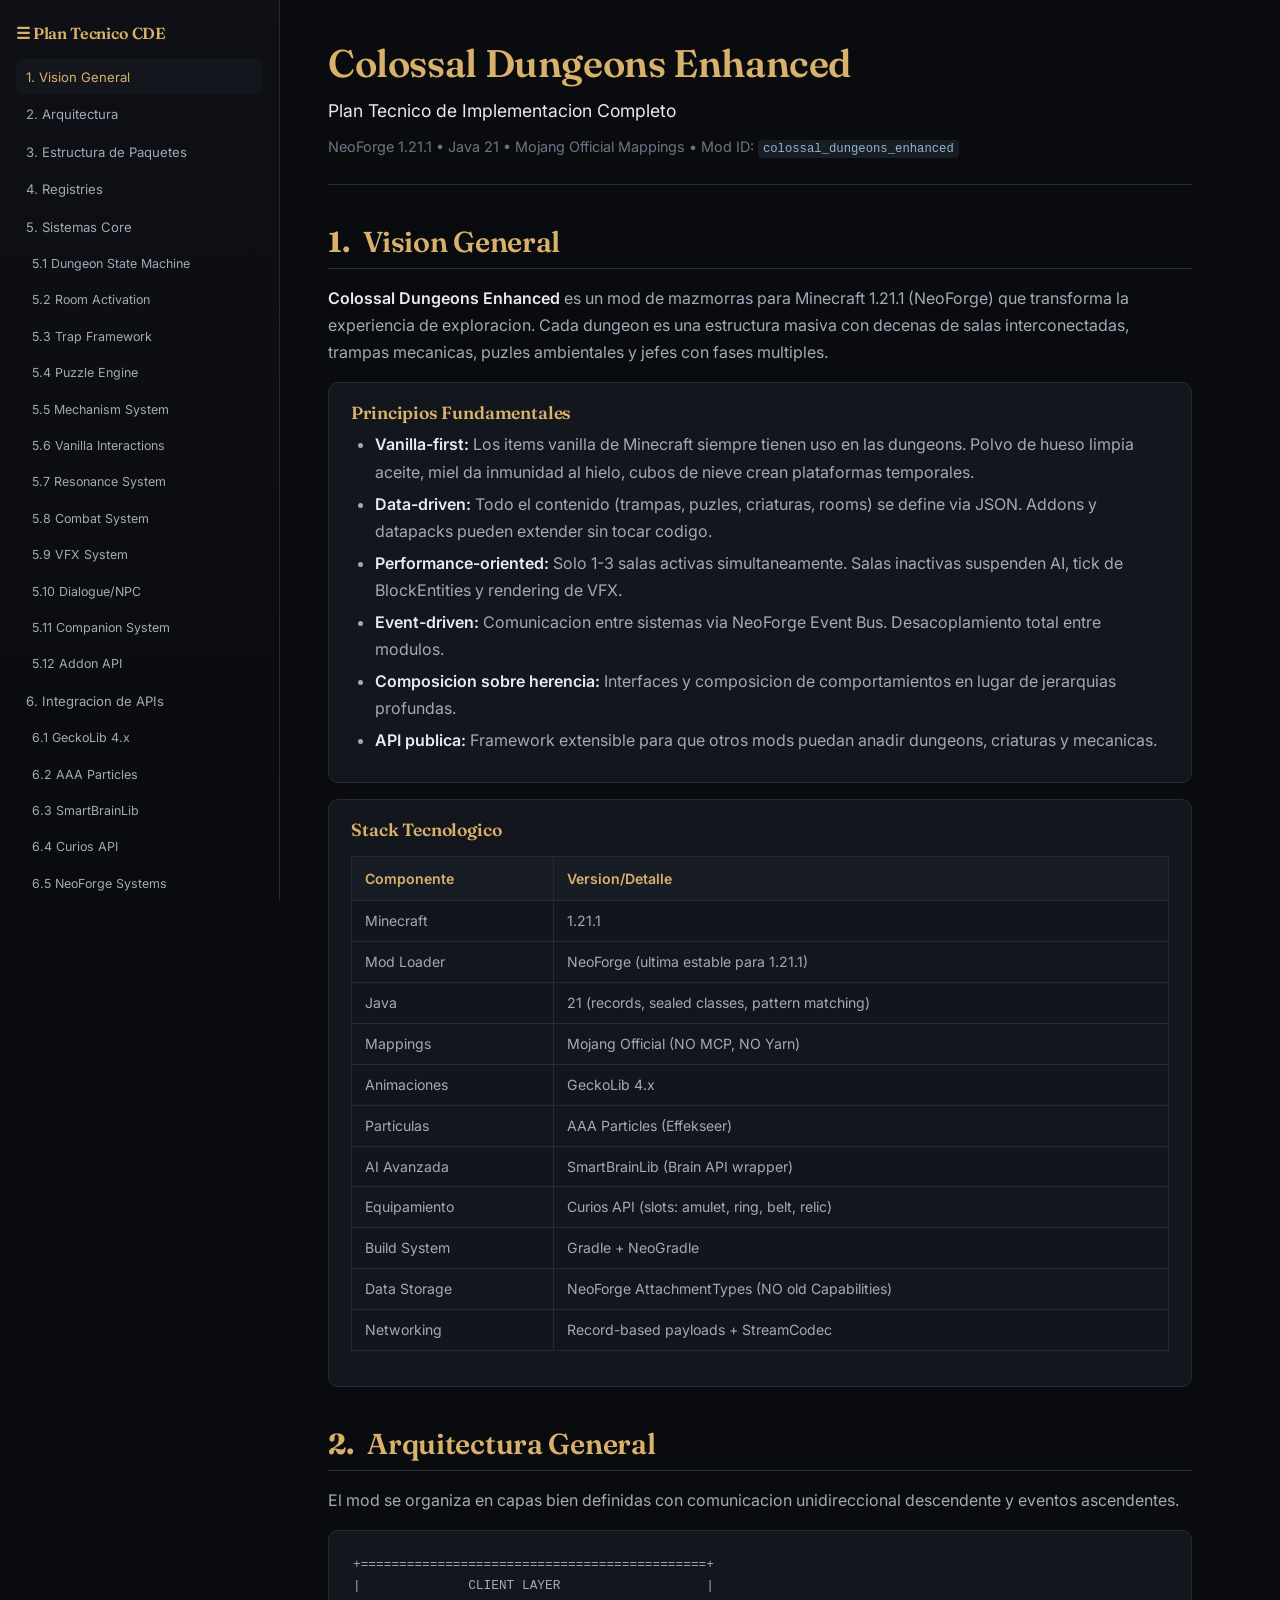
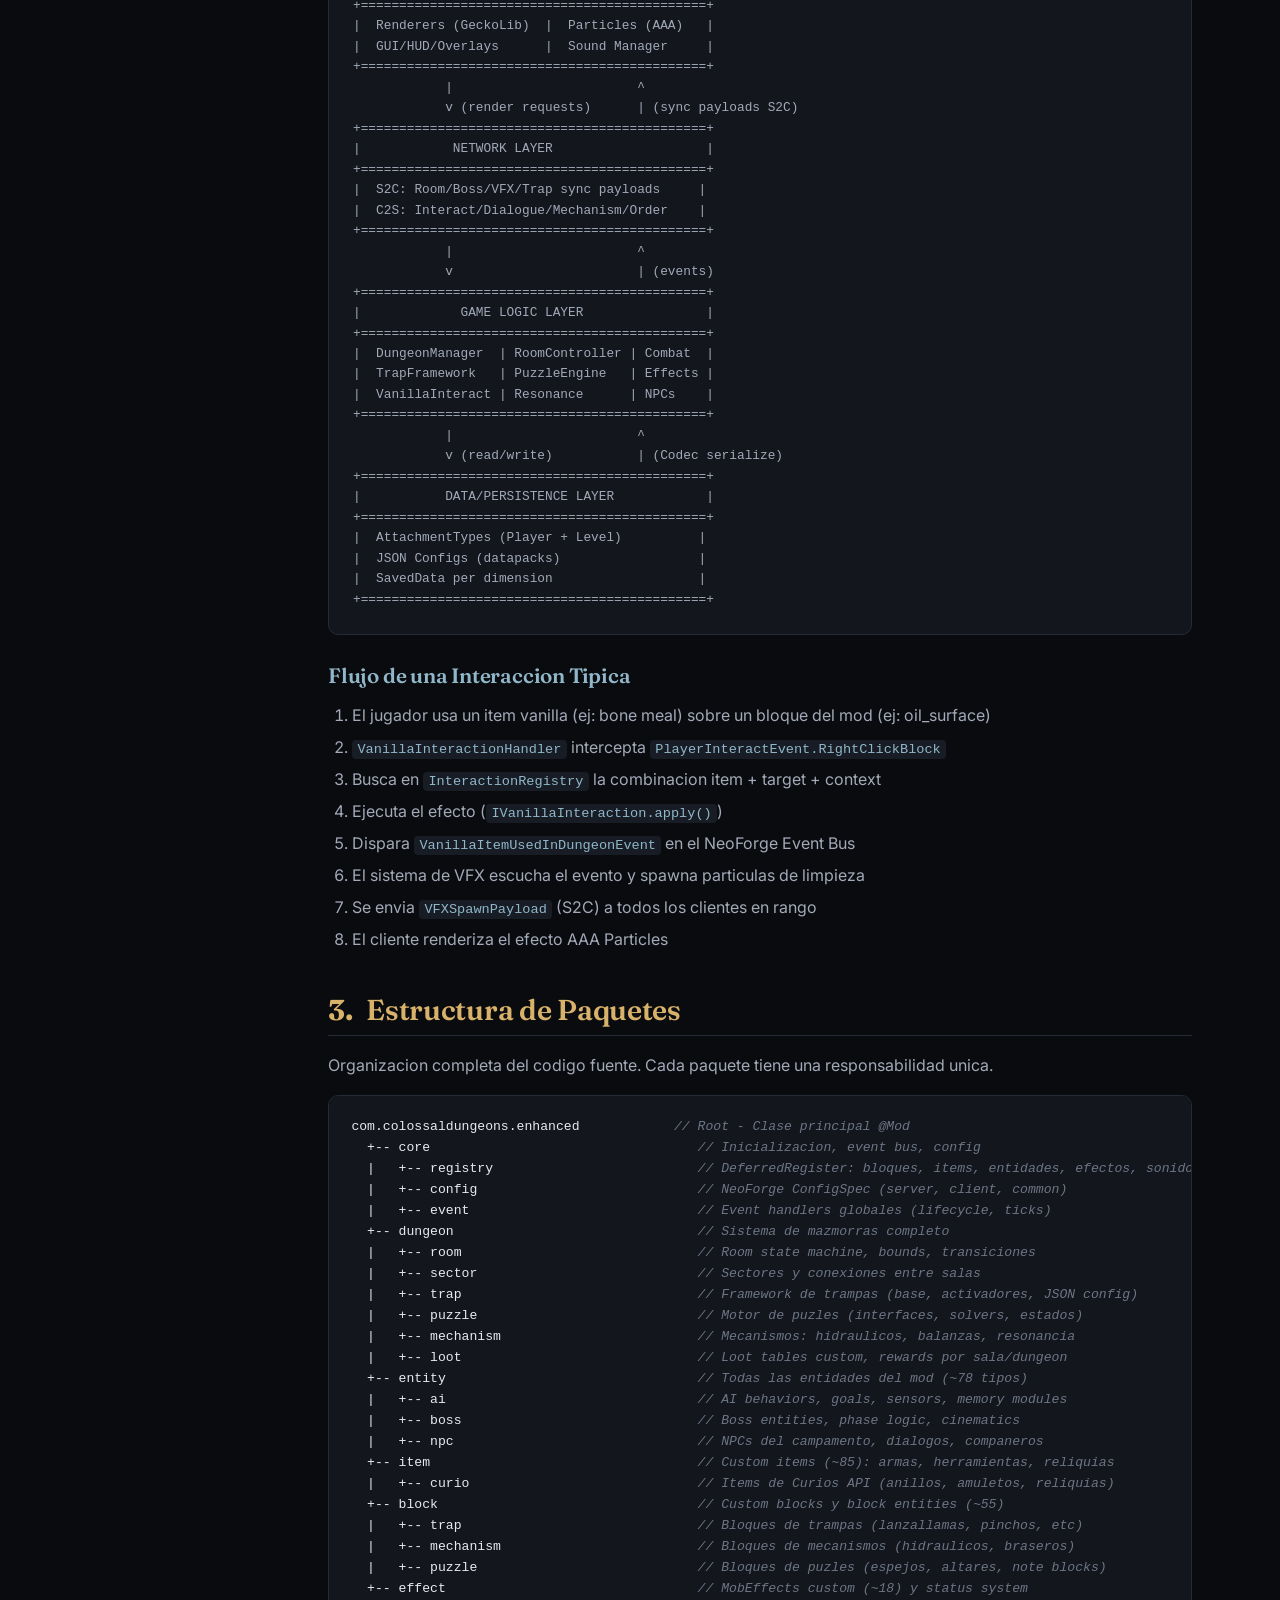
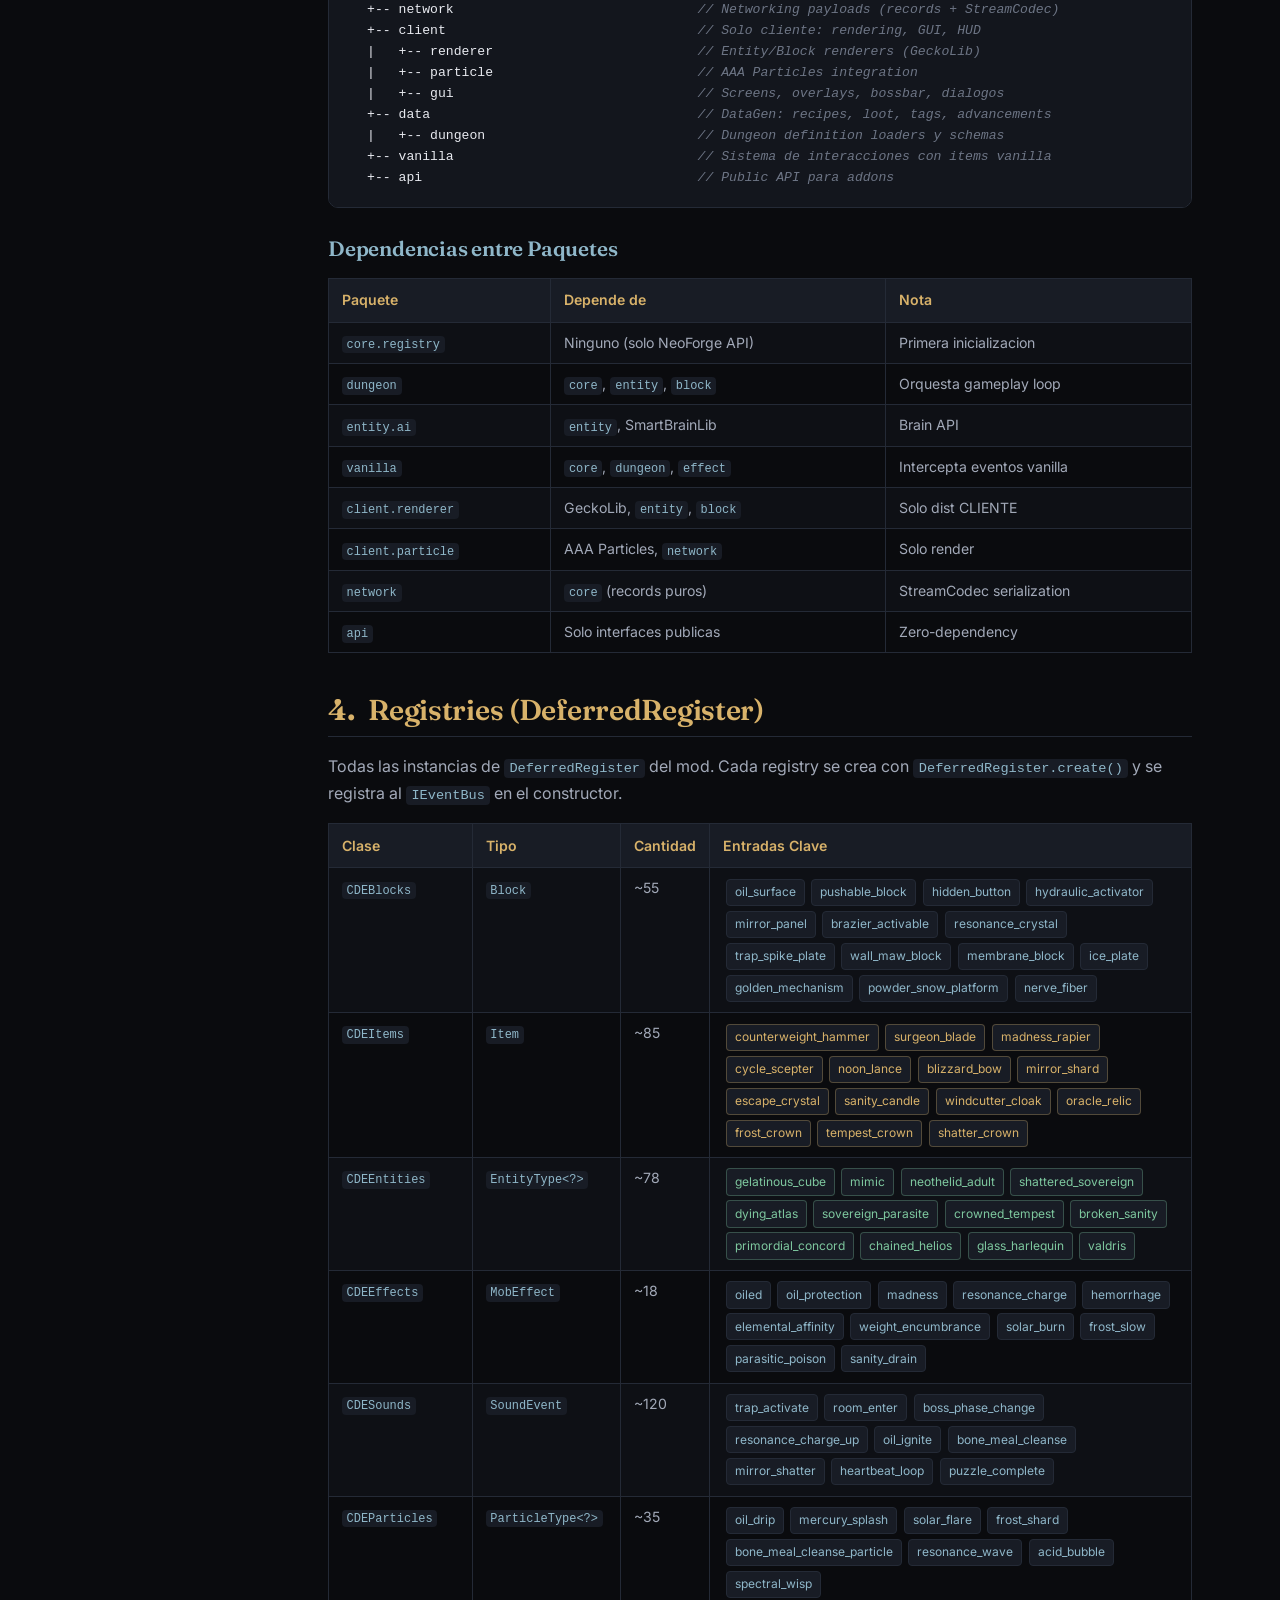
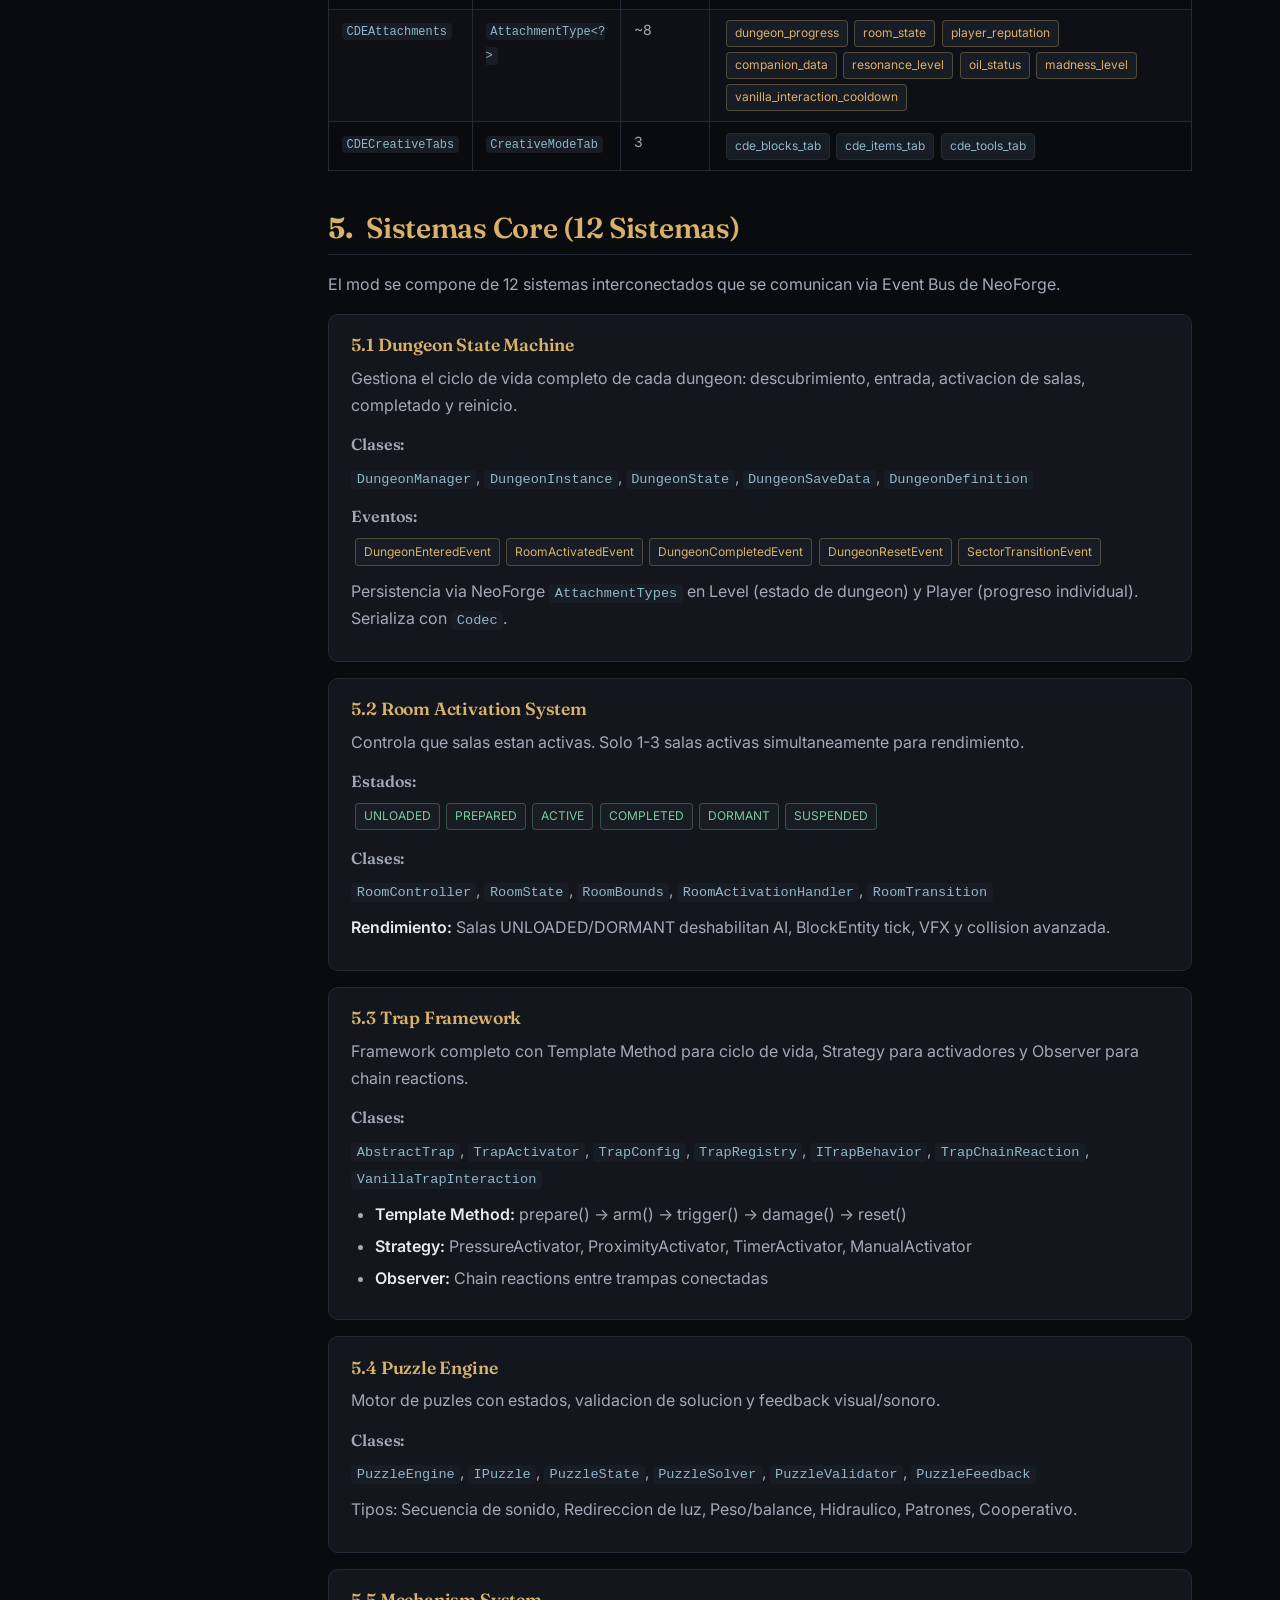
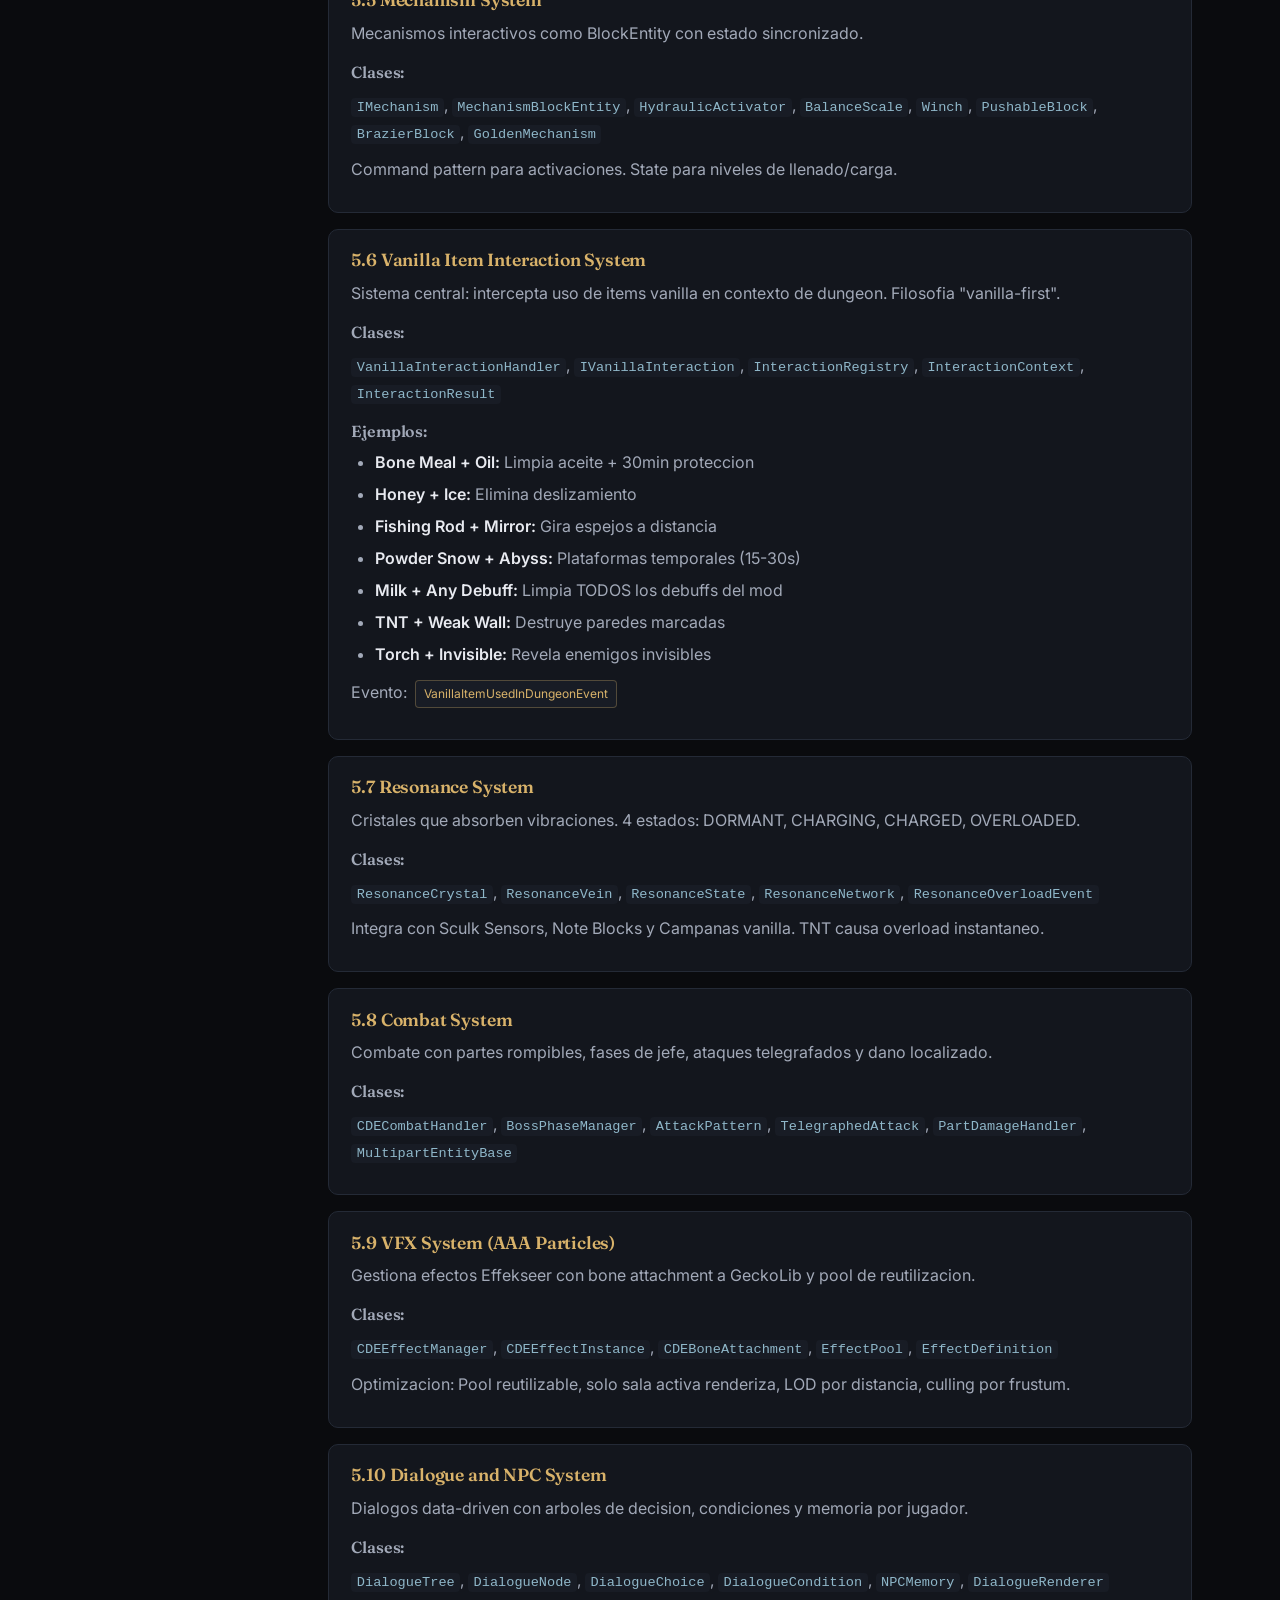
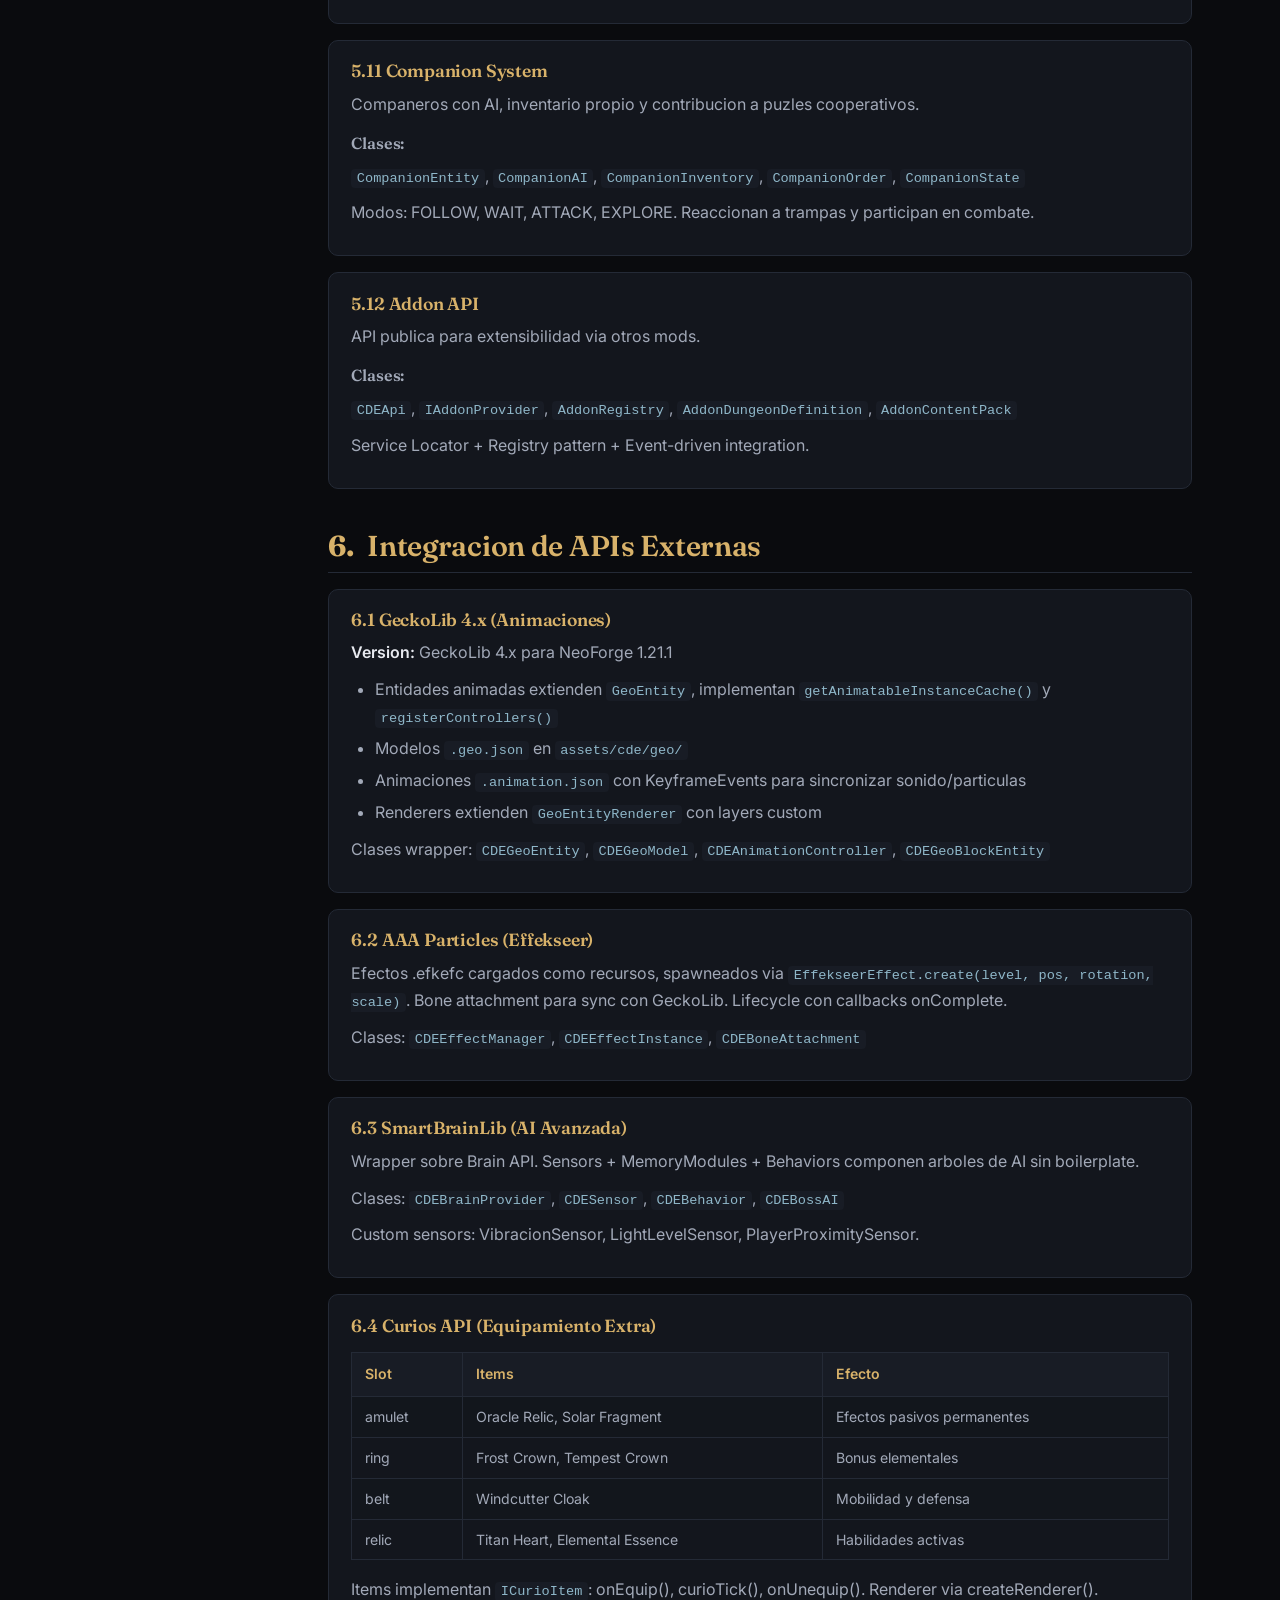
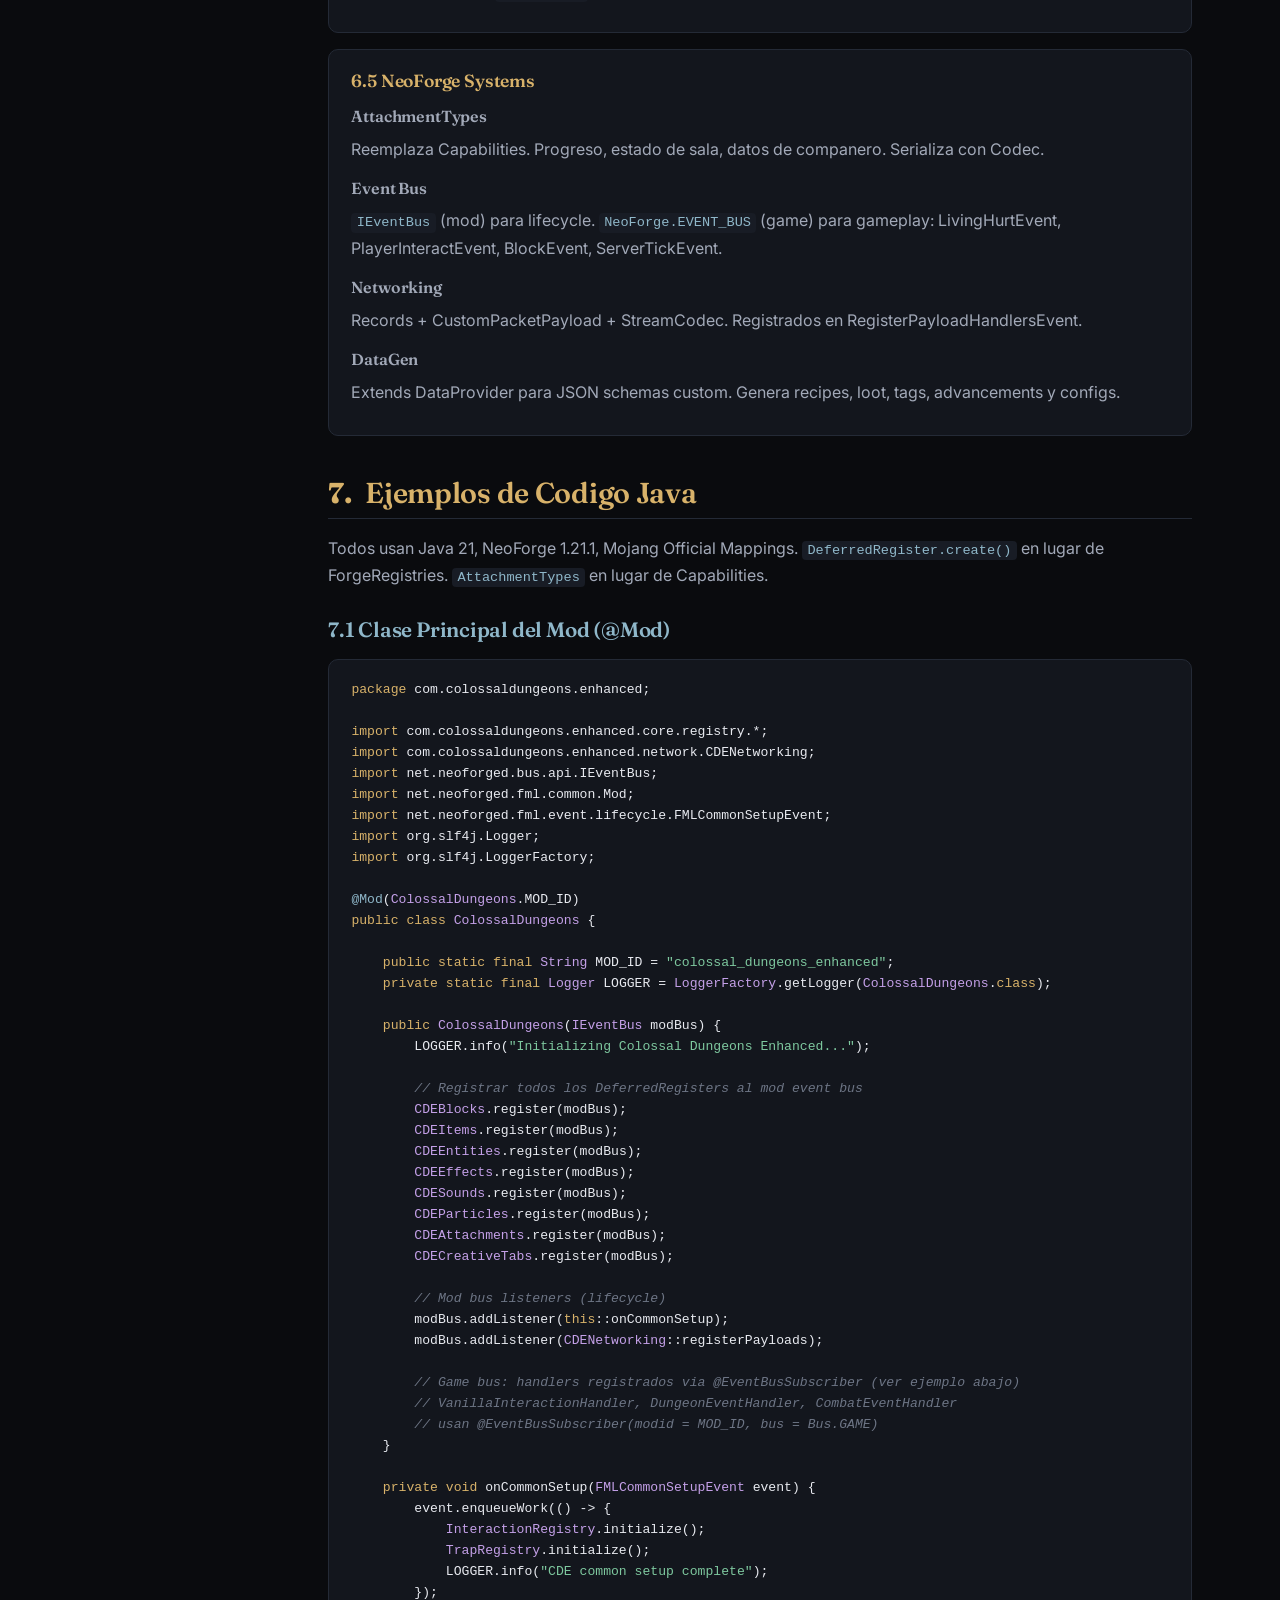
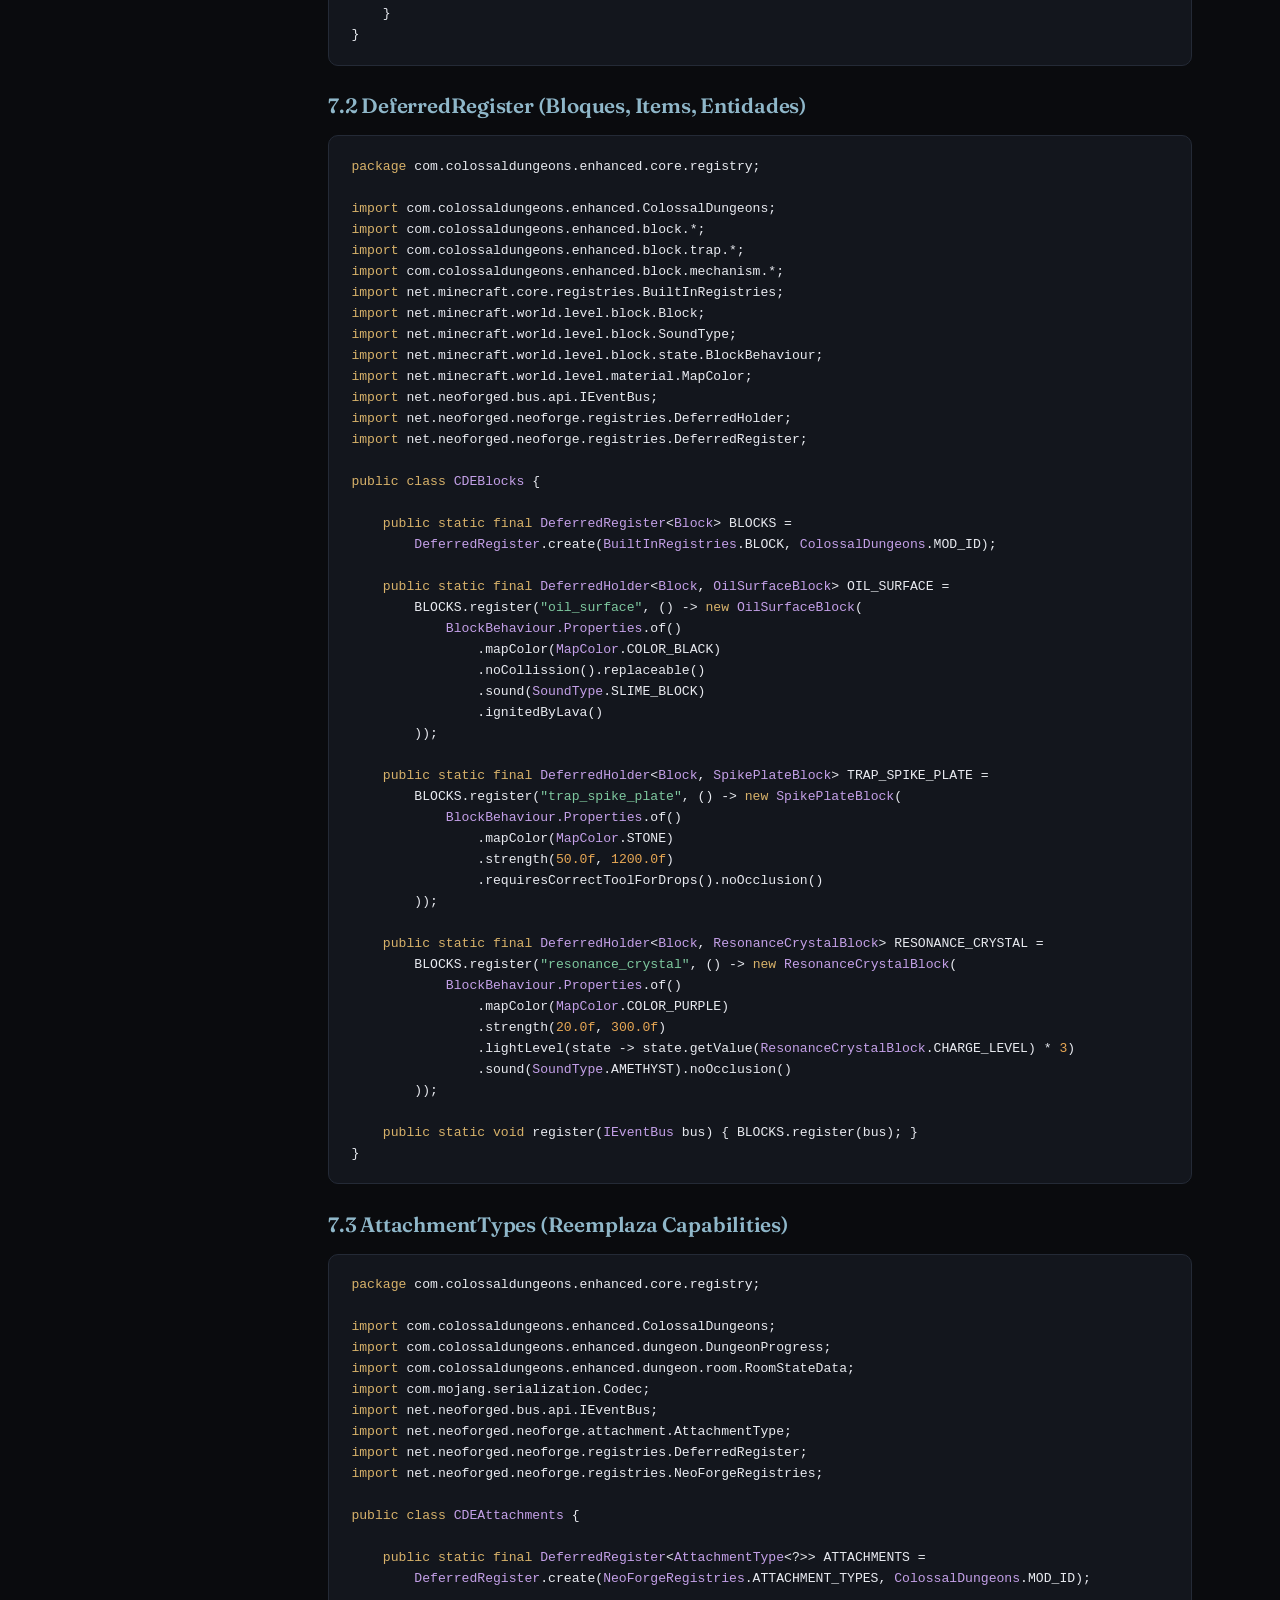
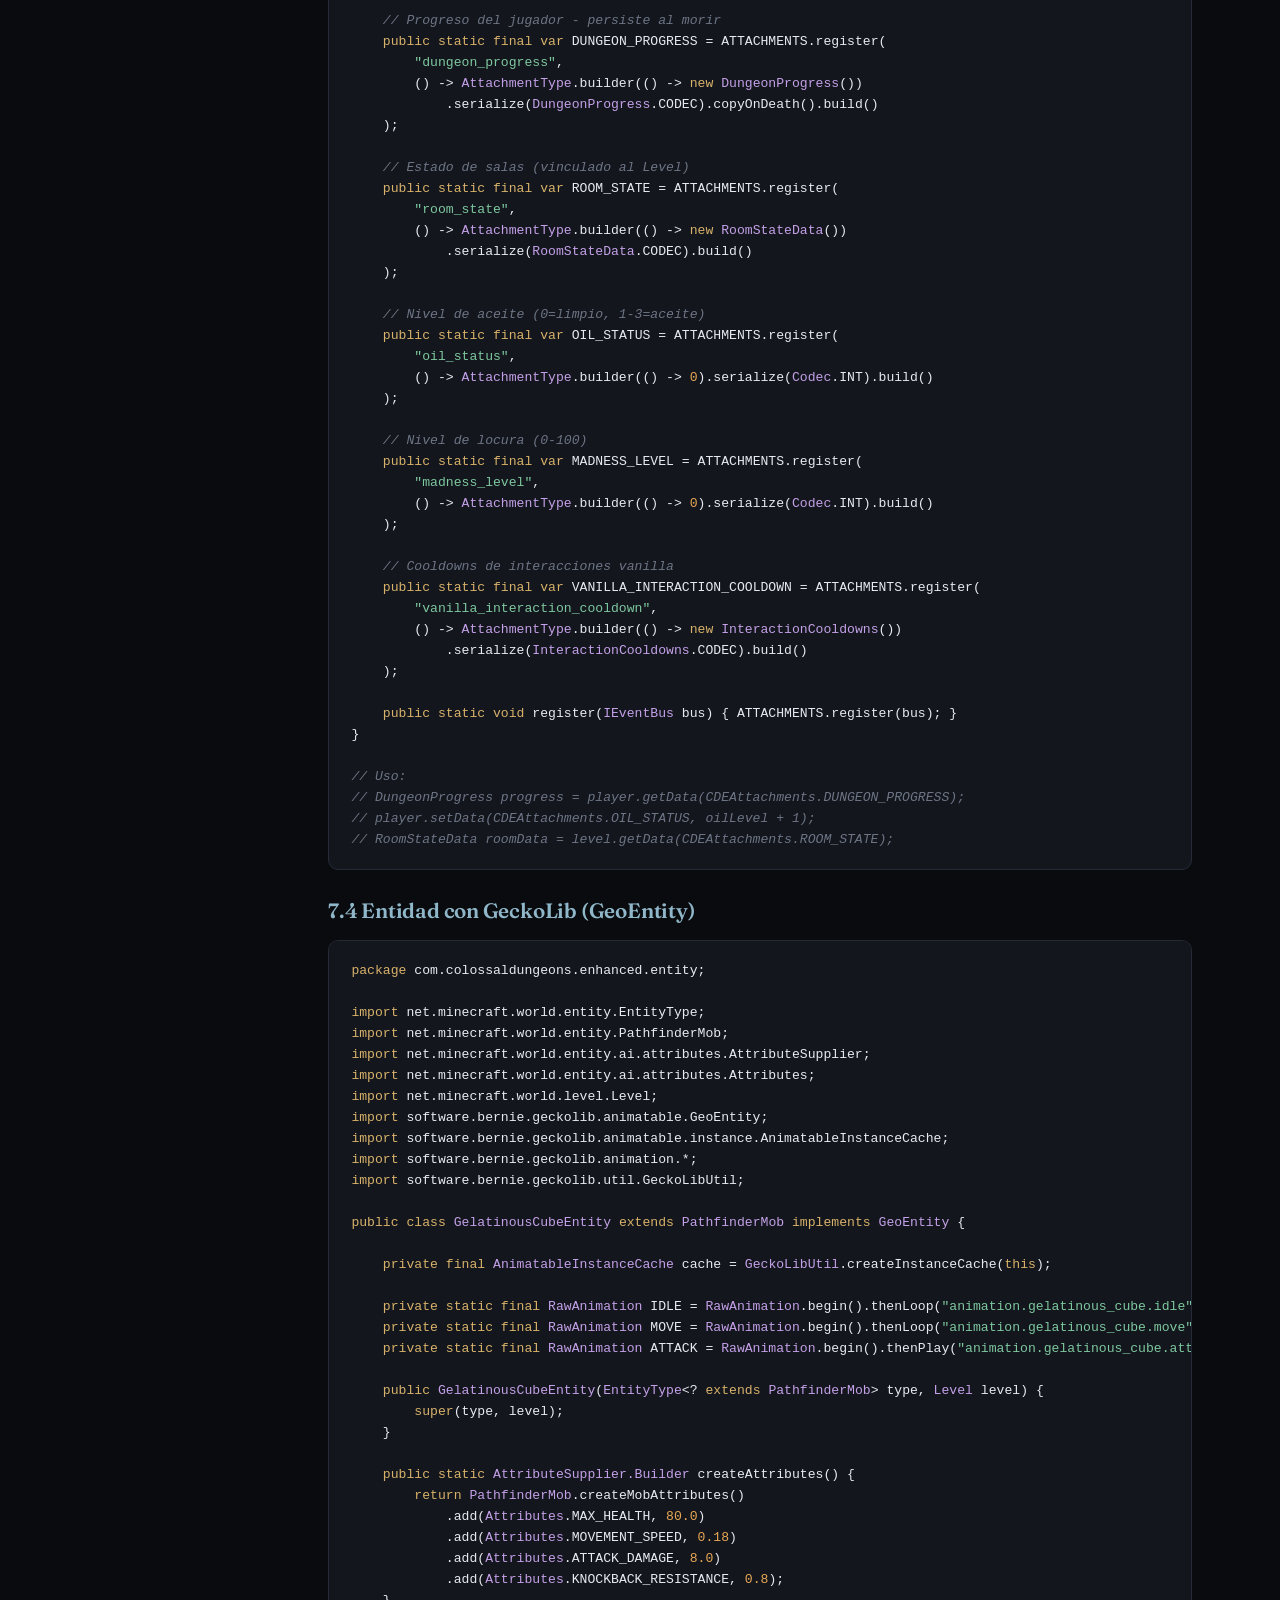
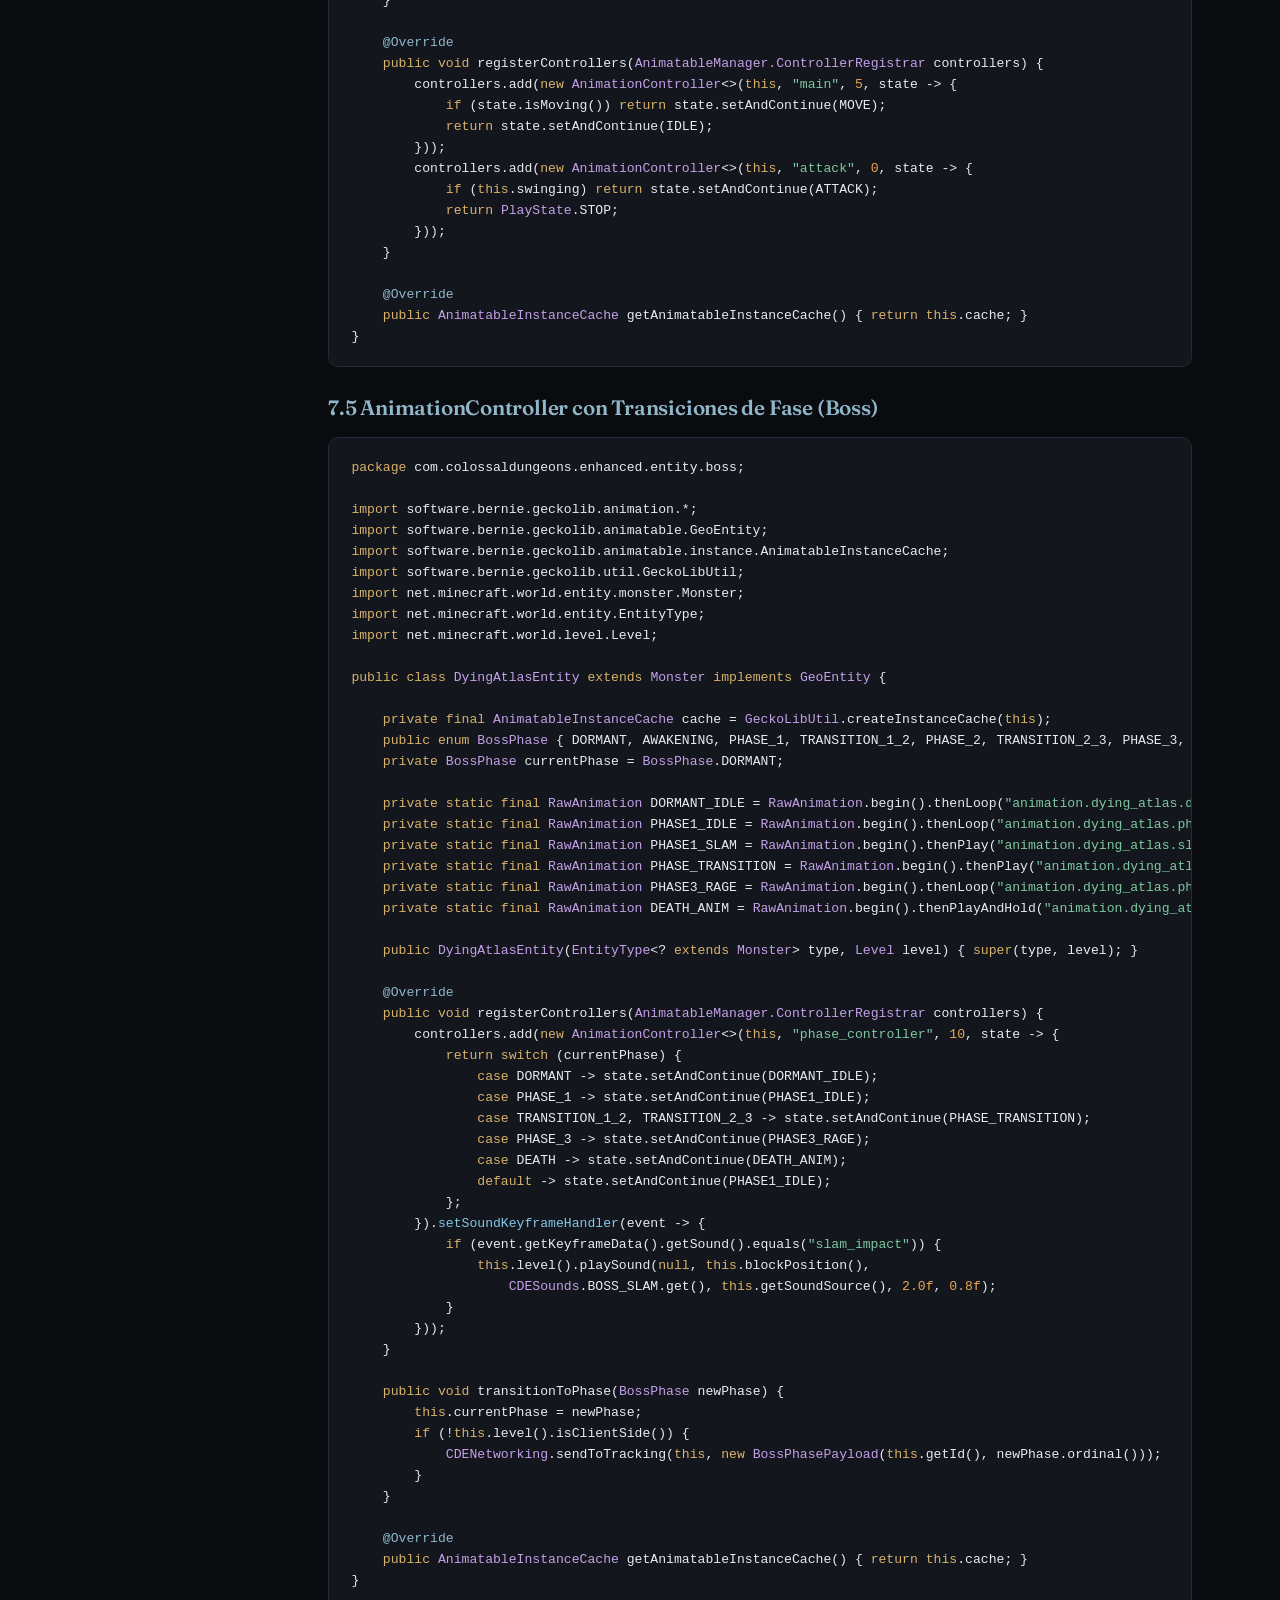
<file: technical-plan.html>
<!DOCTYPE html>
<html lang="es">
<head>
<meta charset="UTF-8">
<meta name="viewport" content="width=device-width, initial-scale=1.0">
<title>Colossal Dungeons Enhanced - Plan Tecnico de Implementacion</title>
<link rel="preconnect" href="https://fonts.googleapis.com">
<link rel="preconnect" href="https://fonts.gstatic.com" crossorigin>
<link href="https://fonts.googleapis.com/css2?family=Fraunces:opsz,wght@9..144,400;9..144,600;9..144,700&family=Inter:wght@300;400;500;600&display=swap" rel="stylesheet">
<style>
:root{--bg:#0a0b0e;--bg-2:#0e1015;--surface:#13161d;--surface-2:#181c25;--line:#242a36;--line-soft:#1c212b;--text:#e8eaf0;--text-dim:#a2a9b8;--text-mute:#6d7585;--gold:#d8b26a;--gold-soft:#e7cd97;--accent:#8fb7c9;--green:#7ec89f;--orange:#e8a855;--purple:#c4a0e8;--red:#e87070;--radius:16px;--radius-sm:10px;--sidew:280px;--ease:cubic-bezier(.22,.61,.36,1);--shadow:0 24px 60px -24px rgba(0,0,0,.7)}
*{box-sizing:border-box;margin:0;padding:0}html{scroll-behavior:smooth}
body{font-family:'Inter',system-ui,-apple-system,sans-serif;background:var(--bg);color:var(--text);line-height:1.7;-webkit-font-smoothing:antialiased;overflow-x:hidden}
h1,h2,h3,h4,h5{font-family:'Fraunces',Georgia,serif;font-weight:600;line-height:1.2;letter-spacing:-.01em}
h1{font-size:2.4rem;color:var(--gold)}h2{font-size:1.8rem;color:var(--gold);margin:2.5rem 0 1rem;padding-bottom:.5rem;border-bottom:1px solid var(--line)}
h3{font-size:1.3rem;color:var(--accent);margin:1.8rem 0 .8rem}h4{font-size:1.1rem;color:var(--text);margin:1.2rem 0 .5rem}
h5{font-size:1rem;color:var(--text-dim);margin:1rem 0 .4rem}p{margin:.6rem 0;color:var(--text-dim)}
a{color:var(--accent);text-decoration:none}a:hover{text-decoration:underline}::selection{background:rgba(216,178,106,.28)}
strong{color:var(--text);font-weight:600}em{color:var(--gold-soft)}
ul,ol{margin:.5rem 0 .5rem 1.5rem;color:var(--text-dim)}li{margin:.3rem 0}li strong{color:var(--text)}
table{width:100%;border-collapse:collapse;margin:1rem 0;font-size:.88rem}
th{background:var(--surface-2);color:var(--gold);text-align:left;padding:.6rem .8rem;border:1px solid var(--line);font-weight:600}
td{padding:.5rem .8rem;border:1px solid var(--line);color:var(--text-dim);vertical-align:top}
tr:nth-child(even) td{background:rgba(19,22,29,.5)}
code{font-family:'JetBrains Mono','Fira Code','Cascadia Code',monospace;font-size:.85em;background:var(--surface-2);padding:.15em .4em;border-radius:4px;color:var(--accent)}
.sidebar{position:fixed;top:0;left:0;z-index:40;width:var(--sidew);height:100vh;background:linear-gradient(180deg,var(--bg-2),var(--bg));border-right:1px solid var(--line);overflow-y:auto;padding:1.5rem 1rem;transition:transform .3s var(--ease)}
.sidebar h2{font-size:1rem;color:var(--gold);border:none;margin:0 0 1rem;padding:0}
.sidebar a{display:block;padding:.4rem .6rem;margin:.15rem 0;border-radius:6px;font-size:.82rem;color:var(--text-dim);transition:all .2s}
.sidebar a:hover,.sidebar a.active{background:var(--surface);color:var(--gold);text-decoration:none}
.sidebar .sub{padding-left:1rem;font-size:.78rem}
.main{margin-left:var(--sidew);padding:2.5rem 3rem 4rem;max-width:960px}
pre{background:var(--surface);border:1px solid var(--line);border-radius:var(--radius-sm);padding:1.2rem 1.4rem;overflow-x:auto;margin:1rem 0 1.5rem;font-size:.82rem;line-height:1.6;font-family:'JetBrains Mono','Fira Code','Cascadia Code',monospace}
.kw{color:var(--gold)}.str{color:var(--green)}.cmt{color:var(--text-mute);font-style:italic}.ann{color:var(--accent)}.num{color:var(--orange)}.type{color:var(--purple)}.fn{color:#82c8e8}
.card{background:var(--surface);border:1px solid var(--line);border-radius:var(--radius-sm);padding:1.2rem 1.4rem;margin:1rem 0}.card h4{margin-top:0;color:var(--gold)}
.state-diagram{background:var(--surface);border:1px solid var(--line);border-radius:var(--radius-sm);padding:1.5rem;margin:1rem 0;font-family:monospace;font-size:.8rem;line-height:1.6;white-space:pre;overflow-x:auto;color:var(--text-dim)}
.tag{display:inline-block;padding:.15rem .5rem;border-radius:4px;font-size:.75rem;margin:.15rem .2rem;background:var(--surface-2);color:var(--accent);border:1px solid var(--line)}
.tag-gold{color:var(--gold);border-color:rgba(216,178,106,.3)}.tag-green{color:var(--green);border-color:rgba(126,200,159,.3)}
.menu-toggle{display:none;position:fixed;top:1rem;left:1rem;z-index:50;background:var(--surface);border:1px solid var(--line);color:var(--gold);padding:.5rem .8rem;border-radius:8px;cursor:pointer;font-size:1.2rem}
@media(max-width:900px){.sidebar{transform:translateX(-100%)}.sidebar.open{transform:translateX(0)}.main{margin-left:0;padding:1.5rem 1.2rem}.menu-toggle{display:block}pre{font-size:.75rem;padding:.8rem 1rem}}
details{margin:.5rem 0}details summary{cursor:pointer;padding:.4rem .6rem;background:var(--surface-2);border:1px solid var(--line);border-radius:6px;color:var(--text);font-size:.88rem;font-weight:500}
details summary:hover{background:var(--surface);color:var(--gold)}details[open] summary{border-bottom-left-radius:0;border-bottom-right-radius:0;border-bottom:none;color:var(--gold)}
details .detail-content{border:1px solid var(--line);border-top:none;border-radius:0 0 6px 6px;padding:1rem}
.section-num{color:var(--gold);font-weight:700;margin-right:.5rem}
::-webkit-scrollbar{width:6px;height:6px}::-webkit-scrollbar-track{background:var(--bg)}::-webkit-scrollbar-thumb{background:var(--line);border-radius:3px}
.json-schema{background:var(--surface);border:1px solid var(--line);border-radius:var(--radius-sm);padding:1rem 1.2rem;margin:.8rem 0;font-size:.82rem;font-family:monospace;white-space:pre-wrap}
.json-key{color:var(--accent)}.json-type{color:var(--purple)}.json-desc{color:var(--text-mute)}
</style>
</head>
<body>
<button class="menu-toggle" onclick="document.querySelector('.sidebar').classList.toggle('open')">&#9776;</button>
<nav class="sidebar">
<h2>&#9776; Plan Tecnico CDE</h2>
<a href="#overview">1. Vision General</a>
<a href="#architecture">2. Arquitectura</a>
<a href="#packages">3. Estructura de Paquetes</a>
<a href="#registries">4. Registries</a>
<a href="#systems">5. Sistemas Core</a>
<a href="#systems-dungeon" class="sub">5.1 Dungeon State Machine</a>
<a href="#systems-room" class="sub">5.2 Room Activation</a>
<a href="#systems-trap" class="sub">5.3 Trap Framework</a>
<a href="#systems-puzzle" class="sub">5.4 Puzzle Engine</a>
<a href="#systems-mechanism" class="sub">5.5 Mechanism System</a>
<a href="#systems-vanilla" class="sub">5.6 Vanilla Interactions</a>
<a href="#systems-resonance" class="sub">5.7 Resonance System</a>
<a href="#systems-combat" class="sub">5.8 Combat System</a>
<a href="#systems-vfx" class="sub">5.9 VFX System</a>
<a href="#systems-dialogue" class="sub">5.10 Dialogue/NPC</a>
<a href="#systems-companion" class="sub">5.11 Companion System</a>
<a href="#systems-addon" class="sub">5.12 Addon API</a>
<a href="#apis">6. Integracion de APIs</a>
<a href="#api-geckolib" class="sub">6.1 GeckoLib 4.x</a>
<a href="#api-aaa" class="sub">6.2 AAA Particles</a>
<a href="#api-smartbrain" class="sub">6.3 SmartBrainLib</a>
<a href="#api-curios" class="sub">6.4 Curios API</a>
<a href="#api-neoforge" class="sub">6.5 NeoForge Systems</a>
<a href="#code-examples">7. Ejemplos de Codigo</a>
<a href="#code-mod-class" class="sub">7.1 Clase Principal</a>
<a href="#code-registries" class="sub">7.2 DeferredRegister</a>
<a href="#code-attachments" class="sub">7.3 AttachmentTypes</a>
<a href="#code-entity" class="sub">7.4 GeoEntity</a>
<a href="#code-animation" class="sub">7.5 AnimationController</a>
<a href="#code-trap" class="sub">7.6 AbstractTrap</a>
<a href="#code-vanilla" class="sub">7.7 VanillaInteraction</a>
<a href="#code-network" class="sub">7.8 Network Payload</a>
<a href="#code-dungeon" class="sub">7.9 DungeonManager</a>
<a href="#code-brain" class="sub">7.10 SmartBrainLib AI</a>
<a href="#code-curios" class="sub">7.11 Curios Item</a>
<a href="#code-particles" class="sub">7.12 AAA Particles</a>
<a href="#code-datadriven" class="sub">7.13 Data-Driven Loader</a>
<a href="#code-oil" class="sub">7.14 Oil Mechanic</a>
<a href="#networking">8. Protocolo de Red</a>
<a href="#datadriven">9. Sistema Data-Driven</a>
<a href="#effects">10. Sistema de Efectos</a>
<a href="#oil-mechanic">11. Mecanica del Aceite</a>
<a href="#room-states">12. Room State Machine</a>
<a href="#vanilla-system">13. Items Vanilla</a>
<a href="#framework">14. Framework</a>
</nav>
<main class="main">
<h1>Colossal Dungeons Enhanced</h1>
<p style="font-size:1.1rem;color:var(--text);margin-bottom:.3rem">Plan Tecnico de Implementacion Completo</p>
<p style="color:var(--text-mute);font-size:.9rem">NeoForge 1.21.1 &bull; Java 21 &bull; Mojang Official Mappings &bull; Mod ID: <code>colossal_dungeons_enhanced</code></p>
<hr style="border:none;border-top:1px solid var(--line);margin:1.5rem 0">
<section id="overview">
<h2><span class="section-num">1.</span> Vision General</h2>
<p><strong>Colossal Dungeons Enhanced</strong> es un mod de mazmorras para Minecraft 1.21.1 (NeoForge) que transforma la experiencia de exploracion. Cada dungeon es una estructura masiva con decenas de salas interconectadas, trampas mecanicas, puzles ambientales y jefes con fases multiples.</p>
<div class="card">
<h4>Principios Fundamentales</h4>
<ul>
<li><strong>Vanilla-first:</strong> Los items vanilla de Minecraft siempre tienen uso en las dungeons. Polvo de hueso limpia aceite, miel da inmunidad al hielo, cubos de nieve crean plataformas temporales.</li>
<li><strong>Data-driven:</strong> Todo el contenido (trampas, puzles, criaturas, rooms) se define via JSON. Addons y datapacks pueden extender sin tocar codigo.</li>
<li><strong>Performance-oriented:</strong> Solo 1-3 salas activas simultaneamente. Salas inactivas suspenden AI, tick de BlockEntities y rendering de VFX.</li>
<li><strong>Event-driven:</strong> Comunicacion entre sistemas via NeoForge Event Bus. Desacoplamiento total entre modulos.</li>
<li><strong>Composicion sobre herencia:</strong> Interfaces y composicion de comportamientos en lugar de jerarquias profundas.</li>
<li><strong>API publica:</strong> Framework extensible para que otros mods puedan anadir dungeons, criaturas y mecanicas.</li>
</ul>
</div>
<div class="card">
<h4>Stack Tecnologico</h4>
<table>
<tr><th>Componente</th><th>Version/Detalle</th></tr>
<tr><td>Minecraft</td><td>1.21.1</td></tr>
<tr><td>Mod Loader</td><td>NeoForge (ultima estable para 1.21.1)</td></tr>
<tr><td>Java</td><td>21 (records, sealed classes, pattern matching)</td></tr>
<tr><td>Mappings</td><td>Mojang Official (NO MCP, NO Yarn)</td></tr>
<tr><td>Animaciones</td><td>GeckoLib 4.x</td></tr>
<tr><td>Particulas</td><td>AAA Particles (Effekseer)</td></tr>
<tr><td>AI Avanzada</td><td>SmartBrainLib (Brain API wrapper)</td></tr>
<tr><td>Equipamiento</td><td>Curios API (slots: amulet, ring, belt, relic)</td></tr>
<tr><td>Build System</td><td>Gradle + NeoGradle</td></tr>
<tr><td>Data Storage</td><td>NeoForge AttachmentTypes (NO old Capabilities)</td></tr>
<tr><td>Networking</td><td>Record-based payloads + StreamCodec</td></tr>
</table>
</div>
</section>

<section id="architecture">
<h2><span class="section-num">2.</span> Arquitectura General</h2>
<p>El mod se organiza en capas bien definidas con comunicacion unidireccional descendente y eventos ascendentes.</p>
<div class="state-diagram">+=============================================+
|              CLIENT LAYER                   |
+=============================================+
|  Renderers (GeckoLib)  |  Particles (AAA)   |
|  GUI/HUD/Overlays      |  Sound Manager     |
+=============================================+
            |                        ^
            v (render requests)      | (sync payloads S2C)
+=============================================+
|            NETWORK LAYER                    |
+=============================================+
|  S2C: Room/Boss/VFX/Trap sync payloads     |
|  C2S: Interact/Dialogue/Mechanism/Order    |
+=============================================+
            |                        ^
            v                        | (events)
+=============================================+
|             GAME LOGIC LAYER                |
+=============================================+
|  DungeonManager  | RoomController | Combat  |
|  TrapFramework   | PuzzleEngine   | Effects |
|  VanillaInteract | Resonance      | NPCs    |
+=============================================+
            |                        ^
            v (read/write)           | (Codec serialize)
+=============================================+
|           DATA/PERSISTENCE LAYER            |
+=============================================+
|  AttachmentTypes (Player + Level)          |
|  JSON Configs (datapacks)                  |
|  SavedData per dimension                   |
+=============================================+</div>
<h3>Flujo de una Interaccion Tipica</h3>
<ol>
<li>El jugador usa un item vanilla (ej: bone meal) sobre un bloque del mod (ej: oil_surface)</li>
<li><code>VanillaInteractionHandler</code> intercepta <code>PlayerInteractEvent.RightClickBlock</code></li>
<li>Busca en <code>InteractionRegistry</code> la combinacion item + target + context</li>
<li>Ejecuta el efecto (<code>IVanillaInteraction.apply()</code>)</li>
<li>Dispara <code>VanillaItemUsedInDungeonEvent</code> en el NeoForge Event Bus</li>
<li>El sistema de VFX escucha el evento y spawna particulas de limpieza</li>
<li>Se envia <code>VFXSpawnPayload</code> (S2C) a todos los clientes en rango</li>
<li>El cliente renderiza el efecto AAA Particles</li>
</ol>
</section>
<section id="packages">
<h2><span class="section-num">3.</span> Estructura de Paquetes</h2>
<p>Organizacion completa del codigo fuente. Cada paquete tiene una responsabilidad unica.</p>
<pre>
<span class="pkg-name">com.colossaldungeons.enhanced</span>            <span class="cmt">// Root - Clase principal @Mod</span>
<span class="pkg-name">  +-- core</span>                                  <span class="cmt">// Inicializacion, event bus, config</span>
<span class="pkg-name">  |   +-- registry</span>                          <span class="cmt">// DeferredRegister: bloques, items, entidades, efectos, sonidos, particulas</span>
<span class="pkg-name">  |   +-- config</span>                            <span class="cmt">// NeoForge ConfigSpec (server, client, common)</span>
<span class="pkg-name">  |   +-- event</span>                             <span class="cmt">// Event handlers globales (lifecycle, ticks)</span>
<span class="pkg-name">  +-- dungeon</span>                               <span class="cmt">// Sistema de mazmorras completo</span>
<span class="pkg-name">  |   +-- room</span>                              <span class="cmt">// Room state machine, bounds, transiciones</span>
<span class="pkg-name">  |   +-- sector</span>                            <span class="cmt">// Sectores y conexiones entre salas</span>
<span class="pkg-name">  |   +-- trap</span>                              <span class="cmt">// Framework de trampas (base, activadores, JSON config)</span>
<span class="pkg-name">  |   +-- puzzle</span>                            <span class="cmt">// Motor de puzles (interfaces, solvers, estados)</span>
<span class="pkg-name">  |   +-- mechanism</span>                         <span class="cmt">// Mecanismos: hidraulicos, balanzas, resonancia</span>
<span class="pkg-name">  |   +-- loot</span>                              <span class="cmt">// Loot tables custom, rewards por sala/dungeon</span>
<span class="pkg-name">  +-- entity</span>                                <span class="cmt">// Todas las entidades del mod (~78 tipos)</span>
<span class="pkg-name">  |   +-- ai</span>                                <span class="cmt">// AI behaviors, goals, sensors, memory modules</span>
<span class="pkg-name">  |   +-- boss</span>                              <span class="cmt">// Boss entities, phase logic, cinematics</span>
<span class="pkg-name">  |   +-- npc</span>                               <span class="cmt">// NPCs del campamento, dialogos, companeros</span>
<span class="pkg-name">  +-- item</span>                                  <span class="cmt">// Custom items (~85): armas, herramientas, reliquias</span>
<span class="pkg-name">  |   +-- curio</span>                             <span class="cmt">// Items de Curios API (anillos, amuletos, reliquias)</span>
<span class="pkg-name">  +-- block</span>                                 <span class="cmt">// Custom blocks y block entities (~55)</span>
<span class="pkg-name">  |   +-- trap</span>                              <span class="cmt">// Bloques de trampas (lanzallamas, pinchos, etc)</span>
<span class="pkg-name">  |   +-- mechanism</span>                         <span class="cmt">// Bloques de mecanismos (hidraulicos, braseros)</span>
<span class="pkg-name">  |   +-- puzzle</span>                            <span class="cmt">// Bloques de puzles (espejos, altares, note blocks)</span>
<span class="pkg-name">  +-- effect</span>                                <span class="cmt">// MobEffects custom (~18) y status system</span>
<span class="pkg-name">  +-- network</span>                               <span class="cmt">// Networking payloads (records + StreamCodec)</span>
<span class="pkg-name">  +-- client</span>                                <span class="cmt">// Solo cliente: rendering, GUI, HUD</span>
<span class="pkg-name">  |   +-- renderer</span>                          <span class="cmt">// Entity/Block renderers (GeckoLib)</span>
<span class="pkg-name">  |   +-- particle</span>                          <span class="cmt">// AAA Particles integration</span>
<span class="pkg-name">  |   +-- gui</span>                               <span class="cmt">// Screens, overlays, bossbar, dialogos</span>
<span class="pkg-name">  +-- data</span>                                  <span class="cmt">// DataGen: recipes, loot, tags, advancements</span>
<span class="pkg-name">  |   +-- dungeon</span>                           <span class="cmt">// Dungeon definition loaders y schemas</span>
<span class="pkg-name">  +-- vanilla</span>                               <span class="cmt">// Sistema de interacciones con items vanilla</span>
<span class="pkg-name">  +-- api</span>                                   <span class="cmt">// Public API para addons</span>
</pre>
<h3>Dependencias entre Paquetes</h3>
<table>
<tr><th>Paquete</th><th>Depende de</th><th>Nota</th></tr>
<tr><td><code>core.registry</code></td><td>Ninguno (solo NeoForge API)</td><td>Primera inicializacion</td></tr>
<tr><td><code>dungeon</code></td><td><code>core</code>, <code>entity</code>, <code>block</code></td><td>Orquesta gameplay loop</td></tr>
<tr><td><code>entity.ai</code></td><td><code>entity</code>, SmartBrainLib</td><td>Brain API</td></tr>
<tr><td><code>vanilla</code></td><td><code>core</code>, <code>dungeon</code>, <code>effect</code></td><td>Intercepta eventos vanilla</td></tr>
<tr><td><code>client.renderer</code></td><td>GeckoLib, <code>entity</code>, <code>block</code></td><td>Solo dist CLIENTE</td></tr>
<tr><td><code>client.particle</code></td><td>AAA Particles, <code>network</code></td><td>Solo render</td></tr>
<tr><td><code>network</code></td><td><code>core</code> (records puros)</td><td>StreamCodec serialization</td></tr>
<tr><td><code>api</code></td><td>Solo interfaces publicas</td><td>Zero-dependency</td></tr>
</table>
</section>
<section id="registries">
<h2><span class="section-num">4.</span> Registries (DeferredRegister)</h2>
<p>Todas las instancias de <code>DeferredRegister</code> del mod. Cada registry se crea con <code>DeferredRegister.create()</code> y se registra al <code>IEventBus</code> en el constructor.</p>
<table>
<tr><th>Clase</th><th>Tipo</th><th>Cantidad</th><th>Entradas Clave</th></tr>
<tr><td><code>CDEBlocks</code></td><td><code>Block</code></td><td>~55</td><td><span class="tag">oil_surface</span><span class="tag">pushable_block</span><span class="tag">hidden_button</span><span class="tag">hydraulic_activator</span><span class="tag">mirror_panel</span><span class="tag">brazier_activable</span><span class="tag">resonance_crystal</span><span class="tag">trap_spike_plate</span><span class="tag">wall_maw_block</span><span class="tag">membrane_block</span><span class="tag">ice_plate</span><span class="tag">golden_mechanism</span><span class="tag">powder_snow_platform</span><span class="tag">nerve_fiber</span></td></tr>
<tr><td><code>CDEItems</code></td><td><code>Item</code></td><td>~85</td><td><span class="tag tag-gold">counterweight_hammer</span><span class="tag tag-gold">surgeon_blade</span><span class="tag tag-gold">madness_rapier</span><span class="tag tag-gold">cycle_scepter</span><span class="tag tag-gold">noon_lance</span><span class="tag tag-gold">blizzard_bow</span><span class="tag tag-gold">mirror_shard</span><span class="tag tag-gold">escape_crystal</span><span class="tag tag-gold">sanity_candle</span><span class="tag tag-gold">windcutter_cloak</span><span class="tag tag-gold">oracle_relic</span><span class="tag tag-gold">frost_crown</span><span class="tag tag-gold">tempest_crown</span><span class="tag tag-gold">shatter_crown</span></td></tr>
<tr><td><code>CDEEntities</code></td><td><code>EntityType&lt;?&gt;</code></td><td>~78</td><td><span class="tag tag-green">gelatinous_cube</span><span class="tag tag-green">mimic</span><span class="tag tag-green">neothelid_adult</span><span class="tag tag-green">shattered_sovereign</span><span class="tag tag-green">dying_atlas</span><span class="tag tag-green">sovereign_parasite</span><span class="tag tag-green">crowned_tempest</span><span class="tag tag-green">broken_sanity</span><span class="tag tag-green">primordial_concord</span><span class="tag tag-green">chained_helios</span><span class="tag tag-green">glass_harlequin</span><span class="tag tag-green">valdris</span></td></tr>
<tr><td><code>CDEEffects</code></td><td><code>MobEffect</code></td><td>~18</td><td><span class="tag">oiled</span><span class="tag">oil_protection</span><span class="tag">madness</span><span class="tag">resonance_charge</span><span class="tag">hemorrhage</span><span class="tag">elemental_affinity</span><span class="tag">weight_encumbrance</span><span class="tag">solar_burn</span><span class="tag">frost_slow</span><span class="tag">parasitic_poison</span><span class="tag">sanity_drain</span></td></tr>
<tr><td><code>CDESounds</code></td><td><code>SoundEvent</code></td><td>~120</td><td><span class="tag">trap_activate</span><span class="tag">room_enter</span><span class="tag">boss_phase_change</span><span class="tag">resonance_charge_up</span><span class="tag">oil_ignite</span><span class="tag">bone_meal_cleanse</span><span class="tag">mirror_shatter</span><span class="tag">heartbeat_loop</span><span class="tag">puzzle_complete</span></td></tr>
<tr><td><code>CDEParticles</code></td><td><code>ParticleType&lt;?&gt;</code></td><td>~35</td><td><span class="tag">oil_drip</span><span class="tag">mercury_splash</span><span class="tag">solar_flare</span><span class="tag">frost_shard</span><span class="tag">bone_meal_cleanse_particle</span><span class="tag">resonance_wave</span><span class="tag">acid_bubble</span><span class="tag">spectral_wisp</span></td></tr>
<tr><td><code>CDEAttachments</code></td><td><code>AttachmentType&lt;?&gt;</code></td><td>~8</td><td><span class="tag tag-gold">dungeon_progress</span><span class="tag tag-gold">room_state</span><span class="tag tag-gold">player_reputation</span><span class="tag tag-gold">companion_data</span><span class="tag tag-gold">resonance_level</span><span class="tag tag-gold">oil_status</span><span class="tag tag-gold">madness_level</span><span class="tag tag-gold">vanilla_interaction_cooldown</span></td></tr>
<tr><td><code>CDECreativeTabs</code></td><td><code>CreativeModeTab</code></td><td>3</td><td><span class="tag">cde_blocks_tab</span><span class="tag">cde_items_tab</span><span class="tag">cde_tools_tab</span></td></tr>
</table>
</section>
<section id="systems">
<h2><span class="section-num">5.</span> Sistemas Core (12 Sistemas)</h2>
<p>El mod se compone de 12 sistemas interconectados que se comunican via Event Bus de NeoForge.</p>

<div id="systems-dungeon" class="card"><h4>5.1 Dungeon State Machine</h4>
<p>Gestiona el ciclo de vida completo de cada dungeon: descubrimiento, entrada, activacion de salas, completado y reinicio.</p>
<h5>Clases: </h5><p><code>DungeonManager</code>, <code>DungeonInstance</code>, <code>DungeonState</code>, <code>DungeonSaveData</code>, <code>DungeonDefinition</code></p>
<h5>Eventos: </h5><p><span class="tag tag-gold">DungeonEnteredEvent</span><span class="tag tag-gold">RoomActivatedEvent</span><span class="tag tag-gold">DungeonCompletedEvent</span><span class="tag tag-gold">DungeonResetEvent</span><span class="tag tag-gold">SectorTransitionEvent</span></p>
<p>Persistencia via NeoForge <code>AttachmentTypes</code> en Level (estado de dungeon) y Player (progreso individual). Serializa con <code>Codec</code>.</p></div>

<div id="systems-room" class="card"><h4>5.2 Room Activation System</h4>
<p>Controla que salas estan activas. Solo 1-3 salas activas simultaneamente para rendimiento.</p>
<h5>Estados: </h5><p><span class="tag tag-green">UNLOADED</span><span class="tag tag-green">PREPARED</span><span class="tag tag-green">ACTIVE</span><span class="tag tag-green">COMPLETED</span><span class="tag tag-green">DORMANT</span><span class="tag tag-green">SUSPENDED</span></p>
<h5>Clases: </h5><p><code>RoomController</code>, <code>RoomState</code>, <code>RoomBounds</code>, <code>RoomActivationHandler</code>, <code>RoomTransition</code></p>
<p><strong>Rendimiento:</strong> Salas UNLOADED/DORMANT deshabilitan AI, BlockEntity tick, VFX y collision avanzada.</p></div>

<div id="systems-trap" class="card"><h4>5.3 Trap Framework</h4>
<p>Framework completo con Template Method para ciclo de vida, Strategy para activadores y Observer para chain reactions.</p>
<h5>Clases: </h5><p><code>AbstractTrap</code>, <code>TrapActivator</code>, <code>TrapConfig</code>, <code>TrapRegistry</code>, <code>ITrapBehavior</code>, <code>TrapChainReaction</code>, <code>VanillaTrapInteraction</code></p>
<ul><li><strong>Template Method:</strong> prepare() &rarr; arm() &rarr; trigger() &rarr; damage() &rarr; reset()</li>
<li><strong>Strategy:</strong> PressureActivator, ProximityActivator, TimerActivator, ManualActivator</li>
<li><strong>Observer:</strong> Chain reactions entre trampas conectadas</li></ul></div>

<div id="systems-puzzle" class="card"><h4>5.4 Puzzle Engine</h4>
<p>Motor de puzles con estados, validacion de solucion y feedback visual/sonoro.</p>
<h5>Clases: </h5><p><code>PuzzleEngine</code>, <code>IPuzzle</code>, <code>PuzzleState</code>, <code>PuzzleSolver</code>, <code>PuzzleValidator</code>, <code>PuzzleFeedback</code></p>
<p>Tipos: Secuencia de sonido, Redireccion de luz, Peso/balance, Hidraulico, Patrones, Cooperativo.</p></div>

<div id="systems-mechanism" class="card"><h4>5.5 Mechanism System</h4>
<p>Mecanismos interactivos como BlockEntity con estado sincronizado.</p>
<h5>Clases: </h5><p><code>IMechanism</code>, <code>MechanismBlockEntity</code>, <code>HydraulicActivator</code>, <code>BalanceScale</code>, <code>Winch</code>, <code>PushableBlock</code>, <code>BrazierBlock</code>, <code>GoldenMechanism</code></p>
<p>Command pattern para activaciones. State para niveles de llenado/carga.</p></div>

<div id="systems-vanilla" class="card"><h4>5.6 Vanilla Item Interaction System</h4>
<p>Sistema central: intercepta uso de items vanilla en contexto de dungeon. Filosofia "vanilla-first".</p>
<h5>Clases: </h5><p><code>VanillaInteractionHandler</code>, <code>IVanillaInteraction</code>, <code>InteractionRegistry</code>, <code>InteractionContext</code>, <code>InteractionResult</code></p>
<h5>Ejemplos:</h5>
<ul><li><strong>Bone Meal + Oil:</strong> Limpia aceite + 30min proteccion</li>
<li><strong>Honey + Ice:</strong> Elimina deslizamiento</li>
<li><strong>Fishing Rod + Mirror:</strong> Gira espejos a distancia</li>
<li><strong>Powder Snow + Abyss:</strong> Plataformas temporales (15-30s)</li>
<li><strong>Milk + Any Debuff:</strong> Limpia TODOS los debuffs del mod</li>
<li><strong>TNT + Weak Wall:</strong> Destruye paredes marcadas</li>
<li><strong>Torch + Invisible:</strong> Revela enemigos invisibles</li></ul>
<p>Evento: <span class="tag tag-gold">VanillaItemUsedInDungeonEvent</span></p></div>

<div id="systems-resonance" class="card"><h4>5.7 Resonance System</h4>
<p>Cristales que absorben vibraciones. 4 estados: DORMANT, CHARGING, CHARGED, OVERLOADED.</p>
<h5>Clases: </h5><p><code>ResonanceCrystal</code>, <code>ResonanceVein</code>, <code>ResonanceState</code>, <code>ResonanceNetwork</code>, <code>ResonanceOverloadEvent</code></p>
<p>Integra con Sculk Sensors, Note Blocks y Campanas vanilla. TNT causa overload instantaneo.</p></div>

<div id="systems-combat" class="card"><h4>5.8 Combat System</h4>
<p>Combate con partes rompibles, fases de jefe, ataques telegrafados y dano localizado.</p>
<h5>Clases: </h5><p><code>CDECombatHandler</code>, <code>BossPhaseManager</code>, <code>AttackPattern</code>, <code>TelegraphedAttack</code>, <code>PartDamageHandler</code>, <code>MultipartEntityBase</code></p></div>

<div id="systems-vfx" class="card"><h4>5.9 VFX System (AAA Particles)</h4>
<p>Gestiona efectos Effekseer con bone attachment a GeckoLib y pool de reutilizacion.</p>
<h5>Clases: </h5><p><code>CDEEffectManager</code>, <code>CDEEffectInstance</code>, <code>CDEBoneAttachment</code>, <code>EffectPool</code>, <code>EffectDefinition</code></p>
<p>Optimizacion: Pool reutilizable, solo sala activa renderiza, LOD por distancia, culling por frustum.</p></div>

<div id="systems-dialogue" class="card"><h4>5.10 Dialogue and NPC System</h4>
<p>Dialogos data-driven con arboles de decision, condiciones y memoria por jugador.</p>
<h5>Clases: </h5><p><code>DialogueTree</code>, <code>DialogueNode</code>, <code>DialogueChoice</code>, <code>DialogueCondition</code>, <code>NPCMemory</code>, <code>DialogueRenderer</code></p></div>

<div id="systems-companion" class="card"><h4>5.11 Companion System</h4>
<p>Companeros con AI, inventario propio y contribucion a puzles cooperativos.</p>
<h5>Clases: </h5><p><code>CompanionEntity</code>, <code>CompanionAI</code>, <code>CompanionInventory</code>, <code>CompanionOrder</code>, <code>CompanionState</code></p>
<p>Modos: FOLLOW, WAIT, ATTACK, EXPLORE. Reaccionan a trampas y participan en combate.</p></div>

<div id="systems-addon" class="card"><h4>5.12 Addon API</h4>
<p>API publica para extensibilidad via otros mods.</p>
<h5>Clases: </h5><p><code>CDEApi</code>, <code>IAddonProvider</code>, <code>AddonRegistry</code>, <code>AddonDungeonDefinition</code>, <code>AddonContentPack</code></p>
<p>Service Locator + Registry pattern + Event-driven integration.</p></div>
</section>
<section id="apis">
<h2><span class="section-num">6.</span> Integracion de APIs Externas</h2>

<div id="api-geckolib" class="card"><h4>6.1 GeckoLib 4.x (Animaciones)</h4>
<p><strong>Version:</strong> GeckoLib 4.x para NeoForge 1.21.1</p>
<ul><li>Entidades animadas extienden <code>GeoEntity</code>, implementan <code>getAnimatableInstanceCache()</code> y <code>registerControllers()</code></li>
<li>Modelos <code>.geo.json</code> en <code>assets/cde/geo/</code></li>
<li>Animaciones <code>.animation.json</code> con KeyframeEvents para sincronizar sonido/particulas</li>
<li>Renderers extienden <code>GeoEntityRenderer</code> con layers custom</li></ul>
<p>Clases wrapper: <code>CDEGeoEntity</code>, <code>CDEGeoModel</code>, <code>CDEAnimationController</code>, <code>CDEGeoBlockEntity</code></p></div>

<div id="api-aaa" class="card"><h4>6.2 AAA Particles (Effekseer)</h4>
<p>Efectos .efkefc cargados como recursos, spawneados via <code>EffekseerEffect.create(level, pos, rotation, scale)</code>. Bone attachment para sync con GeckoLib. Lifecycle con callbacks onComplete.</p>
<p>Clases: <code>CDEEffectManager</code>, <code>CDEEffectInstance</code>, <code>CDEBoneAttachment</code></p></div>

<div id="api-smartbrain" class="card"><h4>6.3 SmartBrainLib (AI Avanzada)</h4>
<p>Wrapper sobre Brain API. Sensors + MemoryModules + Behaviors componen arboles de AI sin boilerplate.</p>
<p>Clases: <code>CDEBrainProvider</code>, <code>CDESensor</code>, <code>CDEBehavior</code>, <code>CDEBossAI</code></p>
<p>Custom sensors: VibracionSensor, LightLevelSensor, PlayerProximitySensor.</p></div>

<div id="api-curios" class="card"><h4>6.4 Curios API (Equipamiento Extra)</h4>
<table><tr><th>Slot</th><th>Items</th><th>Efecto</th></tr>
<tr><td>amulet</td><td>Oracle Relic, Solar Fragment</td><td>Efectos pasivos permanentes</td></tr>
<tr><td>ring</td><td>Frost Crown, Tempest Crown</td><td>Bonus elementales</td></tr>
<tr><td>belt</td><td>Windcutter Cloak</td><td>Mobilidad y defensa</td></tr>
<tr><td>relic</td><td>Titan Heart, Elemental Essence</td><td>Habilidades activas</td></tr></table>
<p>Items implementan <code>ICurioItem</code>: onEquip(), curioTick(), onUnequip(). Renderer via createRenderer().</p></div>

<div id="api-neoforge" class="card"><h4>6.5 NeoForge Systems</h4>
<h5>AttachmentTypes</h5><p>Reemplaza Capabilities. Progreso, estado de sala, datos de companero. Serializa con Codec.</p>
<h5>Event Bus</h5><p><code>IEventBus</code> (mod) para lifecycle. <code>NeoForge.EVENT_BUS</code> (game) para gameplay: LivingHurtEvent, PlayerInteractEvent, BlockEvent, ServerTickEvent.</p>
<h5>Networking</h5><p>Records + CustomPacketPayload + StreamCodec. Registrados en RegisterPayloadHandlersEvent.</p>
<h5>DataGen</h5><p>Extends DataProvider para JSON schemas custom. Genera recipes, loot, tags, advancements y configs.</p></div>
</section>
<section id="code-examples">
<h2><span class="section-num">7.</span> Ejemplos de Codigo Java</h2>
<p>Todos usan Java 21, NeoForge 1.21.1, Mojang Official Mappings. <code>DeferredRegister.create()</code> en lugar de ForgeRegistries. <code>AttachmentTypes</code> en lugar de Capabilities.</p>

<div id="code-mod-class">
<h3>7.1 Clase Principal del Mod (@Mod)</h3>
<pre>
<span class="kw">package</span> com.colossaldungeons.enhanced;

<span class="kw">import</span> com.colossaldungeons.enhanced.core.registry.*;
<span class="kw">import</span> com.colossaldungeons.enhanced.network.CDENetworking;
<span class="kw">import</span> net.neoforged.bus.api.IEventBus;
<span class="kw">import</span> net.neoforged.fml.common.Mod;
<span class="kw">import</span> net.neoforged.fml.event.lifecycle.FMLCommonSetupEvent;
<span class="kw">import</span> org.slf4j.Logger;
<span class="kw">import</span> org.slf4j.LoggerFactory;

<span class="ann">@Mod</span>(<span class="type">ColossalDungeons</span>.MOD_ID)
<span class="kw">public class</span> <span class="type">ColossalDungeons</span> {

    <span class="kw">public static final</span> <span class="type">String</span> MOD_ID = <span class="str">"colossal_dungeons_enhanced"</span>;
    <span class="kw">private static final</span> <span class="type">Logger</span> LOGGER = <span class="type">LoggerFactory</span>.getLogger(<span class="type">ColossalDungeons</span>.<span class="kw">class</span>);

    <span class="kw">public</span> <span class="type">ColossalDungeons</span>(<span class="type">IEventBus</span> modBus) {
        LOGGER.info(<span class="str">"Initializing Colossal Dungeons Enhanced..."</span>);

        <span class="cmt">// Registrar todos los DeferredRegisters al mod event bus</span>
        <span class="type">CDEBlocks</span>.register(modBus);
        <span class="type">CDEItems</span>.register(modBus);
        <span class="type">CDEEntities</span>.register(modBus);
        <span class="type">CDEEffects</span>.register(modBus);
        <span class="type">CDESounds</span>.register(modBus);
        <span class="type">CDEParticles</span>.register(modBus);
        <span class="type">CDEAttachments</span>.register(modBus);
        <span class="type">CDECreativeTabs</span>.register(modBus);

        <span class="cmt">// Mod bus listeners (lifecycle)</span>
        modBus.addListener(<span class="kw">this</span>::onCommonSetup);
        modBus.addListener(<span class="type">CDENetworking</span>::registerPayloads);

        <span class="cmt">// Game bus: handlers registrados via @EventBusSubscriber (ver ejemplo abajo)</span>
        <span class="cmt">// VanillaInteractionHandler, DungeonEventHandler, CombatEventHandler</span>
        <span class="cmt">// usan @EventBusSubscriber(modid = MOD_ID, bus = Bus.GAME)</span>
    }

    <span class="kw">private void</span> onCommonSetup(<span class="type">FMLCommonSetupEvent</span> event) {
        event.enqueueWork(() -&gt; {
            <span class="type">InteractionRegistry</span>.initialize();
            <span class="type">TrapRegistry</span>.initialize();
            LOGGER.info(<span class="str">"CDE common setup complete"</span>);
        });
    }
}
</pre></div>

<div id="code-registries">
<h3>7.2 DeferredRegister (Bloques, Items, Entidades)</h3>
<pre>
<span class="kw">package</span> com.colossaldungeons.enhanced.core.registry;

<span class="kw">import</span> com.colossaldungeons.enhanced.ColossalDungeons;
<span class="kw">import</span> com.colossaldungeons.enhanced.block.*;
<span class="kw">import</span> com.colossaldungeons.enhanced.block.trap.*;
<span class="kw">import</span> com.colossaldungeons.enhanced.block.mechanism.*;
<span class="kw">import</span> net.minecraft.core.registries.BuiltInRegistries;
<span class="kw">import</span> net.minecraft.world.level.block.Block;
<span class="kw">import</span> net.minecraft.world.level.block.SoundType;
<span class="kw">import</span> net.minecraft.world.level.block.state.BlockBehaviour;
<span class="kw">import</span> net.minecraft.world.level.material.MapColor;
<span class="kw">import</span> net.neoforged.bus.api.IEventBus;
<span class="kw">import</span> net.neoforged.neoforge.registries.DeferredHolder;
<span class="kw">import</span> net.neoforged.neoforge.registries.DeferredRegister;

<span class="kw">public class</span> <span class="type">CDEBlocks</span> {

    <span class="kw">public static final</span> <span class="type">DeferredRegister</span>&lt;<span class="type">Block</span>&gt; BLOCKS =
        <span class="type">DeferredRegister</span>.create(<span class="type">BuiltInRegistries</span>.BLOCK, <span class="type">ColossalDungeons</span>.MOD_ID);

    <span class="kw">public static final</span> <span class="type">DeferredHolder</span>&lt;<span class="type">Block</span>, <span class="type">OilSurfaceBlock</span>&gt; OIL_SURFACE =
        BLOCKS.register(<span class="str">"oil_surface"</span>, () -&gt; <span class="kw">new</span> <span class="type">OilSurfaceBlock</span>(
            <span class="type">BlockBehaviour.Properties</span>.of()
                .mapColor(<span class="type">MapColor</span>.COLOR_BLACK)
                .noCollission().replaceable()
                .sound(<span class="type">SoundType</span>.SLIME_BLOCK)
                .ignitedByLava()
        ));

    <span class="kw">public static final</span> <span class="type">DeferredHolder</span>&lt;<span class="type">Block</span>, <span class="type">SpikePlateBlock</span>&gt; TRAP_SPIKE_PLATE =
        BLOCKS.register(<span class="str">"trap_spike_plate"</span>, () -&gt; <span class="kw">new</span> <span class="type">SpikePlateBlock</span>(
            <span class="type">BlockBehaviour.Properties</span>.of()
                .mapColor(<span class="type">MapColor</span>.STONE)
                .strength(<span class="num">50.0f</span>, <span class="num">1200.0f</span>)
                .requiresCorrectToolForDrops().noOcclusion()
        ));

    <span class="kw">public static final</span> <span class="type">DeferredHolder</span>&lt;<span class="type">Block</span>, <span class="type">ResonanceCrystalBlock</span>&gt; RESONANCE_CRYSTAL =
        BLOCKS.register(<span class="str">"resonance_crystal"</span>, () -&gt; <span class="kw">new</span> <span class="type">ResonanceCrystalBlock</span>(
            <span class="type">BlockBehaviour.Properties</span>.of()
                .mapColor(<span class="type">MapColor</span>.COLOR_PURPLE)
                .strength(<span class="num">20.0f</span>, <span class="num">300.0f</span>)
                .lightLevel(state -&gt; state.getValue(<span class="type">ResonanceCrystalBlock</span>.CHARGE_LEVEL) * <span class="num">3</span>)
                .sound(<span class="type">SoundType</span>.AMETHYST).noOcclusion()
        ));

    <span class="kw">public static void</span> register(<span class="type">IEventBus</span> bus) { BLOCKS.register(bus); }
}
</pre></div>

<div id="code-attachments">
<h3>7.3 AttachmentTypes (Reemplaza Capabilities)</h3>
<pre>
<span class="kw">package</span> com.colossaldungeons.enhanced.core.registry;

<span class="kw">import</span> com.colossaldungeons.enhanced.ColossalDungeons;
<span class="kw">import</span> com.colossaldungeons.enhanced.dungeon.DungeonProgress;
<span class="kw">import</span> com.colossaldungeons.enhanced.dungeon.room.RoomStateData;
<span class="kw">import</span> com.mojang.serialization.Codec;
<span class="kw">import</span> net.neoforged.bus.api.IEventBus;
<span class="kw">import</span> net.neoforged.neoforge.attachment.AttachmentType;
<span class="kw">import</span> net.neoforged.neoforge.registries.DeferredRegister;
<span class="kw">import</span> net.neoforged.neoforge.registries.NeoForgeRegistries;

<span class="kw">public class</span> <span class="type">CDEAttachments</span> {

    <span class="kw">public static final</span> <span class="type">DeferredRegister</span>&lt;<span class="type">AttachmentType</span>&lt;?&gt;&gt; ATTACHMENTS =
        <span class="type">DeferredRegister</span>.create(<span class="type">NeoForgeRegistries</span>.ATTACHMENT_TYPES, <span class="type">ColossalDungeons</span>.MOD_ID);

    <span class="cmt">// Progreso del jugador - persiste al morir</span>
    <span class="kw">public static final</span> <span class="kw">var</span> DUNGEON_PROGRESS = ATTACHMENTS.register(
        <span class="str">"dungeon_progress"</span>,
        () -&gt; <span class="type">AttachmentType</span>.builder(() -&gt; <span class="kw">new</span> <span class="type">DungeonProgress</span>())
            .serialize(<span class="type">DungeonProgress</span>.CODEC).copyOnDeath().build()
    );

    <span class="cmt">// Estado de salas (vinculado al Level)</span>
    <span class="kw">public static final</span> <span class="kw">var</span> ROOM_STATE = ATTACHMENTS.register(
        <span class="str">"room_state"</span>,
        () -&gt; <span class="type">AttachmentType</span>.builder(() -&gt; <span class="kw">new</span> <span class="type">RoomStateData</span>())
            .serialize(<span class="type">RoomStateData</span>.CODEC).build()
    );

    <span class="cmt">// Nivel de aceite (0=limpio, 1-3=aceite)</span>
    <span class="kw">public static final</span> <span class="kw">var</span> OIL_STATUS = ATTACHMENTS.register(
        <span class="str">"oil_status"</span>,
        () -&gt; <span class="type">AttachmentType</span>.builder(() -&gt; <span class="num">0</span>).serialize(<span class="type">Codec</span>.INT).build()
    );

    <span class="cmt">// Nivel de locura (0-100)</span>
    <span class="kw">public static final</span> <span class="kw">var</span> MADNESS_LEVEL = ATTACHMENTS.register(
        <span class="str">"madness_level"</span>,
        () -&gt; <span class="type">AttachmentType</span>.builder(() -&gt; <span class="num">0</span>).serialize(<span class="type">Codec</span>.INT).build()
    );

    <span class="cmt">// Cooldowns de interacciones vanilla</span>
    <span class="kw">public static final</span> <span class="kw">var</span> VANILLA_INTERACTION_COOLDOWN = ATTACHMENTS.register(
        <span class="str">"vanilla_interaction_cooldown"</span>,
        () -&gt; <span class="type">AttachmentType</span>.builder(() -&gt; <span class="kw">new</span> <span class="type">InteractionCooldowns</span>())
            .serialize(<span class="type">InteractionCooldowns</span>.CODEC).build()
    );

    <span class="kw">public static void</span> register(<span class="type">IEventBus</span> bus) { ATTACHMENTS.register(bus); }
}

<span class="cmt">// Uso:</span>
<span class="cmt">// DungeonProgress progress = player.getData(CDEAttachments.DUNGEON_PROGRESS);</span>
<span class="cmt">// player.setData(CDEAttachments.OIL_STATUS, oilLevel + 1);</span>
<span class="cmt">// RoomStateData roomData = level.getData(CDEAttachments.ROOM_STATE);</span>
</pre></div>
<div id="code-entity">
<h3>7.4 Entidad con GeckoLib (GeoEntity)</h3>
<pre>
<span class="kw">package</span> com.colossaldungeons.enhanced.entity;

<span class="kw">import</span> net.minecraft.world.entity.EntityType;
<span class="kw">import</span> net.minecraft.world.entity.PathfinderMob;
<span class="kw">import</span> net.minecraft.world.entity.ai.attributes.AttributeSupplier;
<span class="kw">import</span> net.minecraft.world.entity.ai.attributes.Attributes;
<span class="kw">import</span> net.minecraft.world.level.Level;
<span class="kw">import</span> software.bernie.geckolib.animatable.GeoEntity;
<span class="kw">import</span> software.bernie.geckolib.animatable.instance.AnimatableInstanceCache;
<span class="kw">import</span> software.bernie.geckolib.animation.*;
<span class="kw">import</span> software.bernie.geckolib.util.GeckoLibUtil;

<span class="kw">public class</span> <span class="type">GelatinousCubeEntity</span> <span class="kw">extends</span> <span class="type">PathfinderMob</span> <span class="kw">implements</span> <span class="type">GeoEntity</span> {

    <span class="kw">private final</span> <span class="type">AnimatableInstanceCache</span> cache = <span class="type">GeckoLibUtil</span>.createInstanceCache(<span class="kw">this</span>);

    <span class="kw">private static final</span> <span class="type">RawAnimation</span> IDLE = <span class="type">RawAnimation</span>.begin().thenLoop(<span class="str">"animation.gelatinous_cube.idle"</span>);
    <span class="kw">private static final</span> <span class="type">RawAnimation</span> MOVE = <span class="type">RawAnimation</span>.begin().thenLoop(<span class="str">"animation.gelatinous_cube.move"</span>);
    <span class="kw">private static final</span> <span class="type">RawAnimation</span> ATTACK = <span class="type">RawAnimation</span>.begin().thenPlay(<span class="str">"animation.gelatinous_cube.attack"</span>);

    <span class="kw">public</span> <span class="type">GelatinousCubeEntity</span>(<span class="type">EntityType</span>&lt;? <span class="kw">extends</span> <span class="type">PathfinderMob</span>&gt; type, <span class="type">Level</span> level) {
        <span class="kw">super</span>(type, level);
    }

    <span class="kw">public static</span> <span class="type">AttributeSupplier.Builder</span> createAttributes() {
        <span class="kw">return</span> <span class="type">PathfinderMob</span>.createMobAttributes()
            .add(<span class="type">Attributes</span>.MAX_HEALTH, <span class="num">80.0</span>)
            .add(<span class="type">Attributes</span>.MOVEMENT_SPEED, <span class="num">0.18</span>)
            .add(<span class="type">Attributes</span>.ATTACK_DAMAGE, <span class="num">8.0</span>)
            .add(<span class="type">Attributes</span>.KNOCKBACK_RESISTANCE, <span class="num">0.8</span>);
    }

    <span class="ann">@Override</span>
    <span class="kw">public void</span> registerControllers(<span class="type">AnimatableManager.ControllerRegistrar</span> controllers) {
        controllers.add(<span class="kw">new</span> <span class="type">AnimationController</span>&lt;&gt;(<span class="kw">this</span>, <span class="str">"main"</span>, <span class="num">5</span>, state -&gt; {
            <span class="kw">if</span> (state.isMoving()) <span class="kw">return</span> state.setAndContinue(MOVE);
            <span class="kw">return</span> state.setAndContinue(IDLE);
        }));
        controllers.add(<span class="kw">new</span> <span class="type">AnimationController</span>&lt;&gt;(<span class="kw">this</span>, <span class="str">"attack"</span>, <span class="num">0</span>, state -&gt; {
            <span class="kw">if</span> (<span class="kw">this</span>.swinging) <span class="kw">return</span> state.setAndContinue(ATTACK);
            <span class="kw">return</span> <span class="type">PlayState</span>.STOP;
        }));
    }

    <span class="ann">@Override</span>
    <span class="kw">public</span> <span class="type">AnimatableInstanceCache</span> getAnimatableInstanceCache() { <span class="kw">return this</span>.cache; }
}
</pre></div>

<div id="code-animation">
<h3>7.5 AnimationController con Transiciones de Fase (Boss)</h3>
<pre>
<span class="kw">package</span> com.colossaldungeons.enhanced.entity.boss;

<span class="kw">import</span> software.bernie.geckolib.animation.*;
<span class="kw">import</span> software.bernie.geckolib.animatable.GeoEntity;
<span class="kw">import</span> software.bernie.geckolib.animatable.instance.AnimatableInstanceCache;
<span class="kw">import</span> software.bernie.geckolib.util.GeckoLibUtil;
<span class="kw">import</span> net.minecraft.world.entity.monster.Monster;
<span class="kw">import</span> net.minecraft.world.entity.EntityType;
<span class="kw">import</span> net.minecraft.world.level.Level;

<span class="kw">public class</span> <span class="type">DyingAtlasEntity</span> <span class="kw">extends</span> <span class="type">Monster</span> <span class="kw">implements</span> <span class="type">GeoEntity</span> {

    <span class="kw">private final</span> <span class="type">AnimatableInstanceCache</span> cache = <span class="type">GeckoLibUtil</span>.createInstanceCache(<span class="kw">this</span>);
    <span class="kw">public enum</span> <span class="type">BossPhase</span> { DORMANT, AWAKENING, PHASE_1, TRANSITION_1_2, PHASE_2, TRANSITION_2_3, PHASE_3, DEATH }
    <span class="kw">private</span> <span class="type">BossPhase</span> currentPhase = <span class="type">BossPhase</span>.DORMANT;

    <span class="kw">private static final</span> <span class="type">RawAnimation</span> DORMANT_IDLE = <span class="type">RawAnimation</span>.begin().thenLoop(<span class="str">"animation.dying_atlas.dormant"</span>);
    <span class="kw">private static final</span> <span class="type">RawAnimation</span> PHASE1_IDLE = <span class="type">RawAnimation</span>.begin().thenLoop(<span class="str">"animation.dying_atlas.phase1_idle"</span>);
    <span class="kw">private static final</span> <span class="type">RawAnimation</span> PHASE1_SLAM = <span class="type">RawAnimation</span>.begin().thenPlay(<span class="str">"animation.dying_atlas.slam"</span>);
    <span class="kw">private static final</span> <span class="type">RawAnimation</span> PHASE_TRANSITION = <span class="type">RawAnimation</span>.begin().thenPlay(<span class="str">"animation.dying_atlas.transition"</span>);
    <span class="kw">private static final</span> <span class="type">RawAnimation</span> PHASE3_RAGE = <span class="type">RawAnimation</span>.begin().thenLoop(<span class="str">"animation.dying_atlas.phase3_rage"</span>);
    <span class="kw">private static final</span> <span class="type">RawAnimation</span> DEATH_ANIM = <span class="type">RawAnimation</span>.begin().thenPlayAndHold(<span class="str">"animation.dying_atlas.death"</span>);

    <span class="kw">public</span> <span class="type">DyingAtlasEntity</span>(<span class="type">EntityType</span>&lt;? <span class="kw">extends</span> <span class="type">Monster</span>&gt; type, <span class="type">Level</span> level) { <span class="kw">super</span>(type, level); }

    <span class="ann">@Override</span>
    <span class="kw">public void</span> registerControllers(<span class="type">AnimatableManager.ControllerRegistrar</span> controllers) {
        controllers.add(<span class="kw">new</span> <span class="type">AnimationController</span>&lt;&gt;(<span class="kw">this</span>, <span class="str">"phase_controller"</span>, <span class="num">10</span>, state -&gt; {
            <span class="kw">return switch</span> (currentPhase) {
                <span class="kw">case</span> DORMANT -&gt; state.setAndContinue(DORMANT_IDLE);
                <span class="kw">case</span> PHASE_1 -&gt; state.setAndContinue(PHASE1_IDLE);
                <span class="kw">case</span> TRANSITION_1_2, TRANSITION_2_3 -&gt; state.setAndContinue(PHASE_TRANSITION);
                <span class="kw">case</span> PHASE_3 -&gt; state.setAndContinue(PHASE3_RAGE);
                <span class="kw">case</span> DEATH -&gt; state.setAndContinue(DEATH_ANIM);
                <span class="kw">default</span> -&gt; state.setAndContinue(PHASE1_IDLE);
            };
        }).<span class="fn">setSoundKeyframeHandler</span>(event -&gt; {
            <span class="kw">if</span> (event.getKeyframeData().getSound().equals(<span class="str">"slam_impact"</span>)) {
                <span class="kw">this</span>.level().playSound(<span class="kw">null</span>, <span class="kw">this</span>.blockPosition(),
                    <span class="type">CDESounds</span>.BOSS_SLAM.get(), <span class="kw">this</span>.getSoundSource(), <span class="num">2.0f</span>, <span class="num">0.8f</span>);
            }
        }));
    }

    <span class="kw">public void</span> transitionToPhase(<span class="type">BossPhase</span> newPhase) {
        <span class="kw">this</span>.currentPhase = newPhase;
        <span class="kw">if</span> (!<span class="kw">this</span>.level().isClientSide()) {
            <span class="type">CDENetworking</span>.sendToTracking(<span class="kw">this</span>, <span class="kw">new</span> <span class="type">BossPhasePayload</span>(<span class="kw">this</span>.getId(), newPhase.ordinal()));
        }
    }

    <span class="ann">@Override</span>
    <span class="kw">public</span> <span class="type">AnimatableInstanceCache</span> getAnimatableInstanceCache() { <span class="kw">return this</span>.cache; }
}
</pre></div>
<div id="code-trap">
<h3>7.6 AbstractTrap (Template Method Pattern)</h3>
<pre>
<span class="kw">package</span> com.colossaldungeons.enhanced.dungeon.trap;

<span class="kw">import</span> net.minecraft.core.BlockPos;
<span class="kw">import</span> net.minecraft.server.level.ServerLevel;
<span class="kw">import</span> net.minecraft.world.entity.player.Player;
<span class="kw">import</span> net.minecraft.world.phys.AABB;
<span class="kw">import</span> java.util.List;

<span class="kw">public abstract class</span> <span class="type">AbstractTrap</span> {

    <span class="kw">public enum</span> <span class="type">TrapState</span> { INACTIVE, PREPARED, ARMED, TRIGGERED, COOLDOWN }

    <span class="kw">protected</span> <span class="type">TrapState</span> state = <span class="type">TrapState</span>.INACTIVE;
    <span class="kw">protected final</span> <span class="type">TrapConfig</span> config;
    <span class="kw">protected final</span> <span class="type">BlockPos</span> origin;
    <span class="kw">protected</span> <span class="type">TrapActivator</span> activator;
    <span class="kw">protected int</span> cooldownTicks = <span class="num">0</span>;

    <span class="kw">protected</span> <span class="type">AbstractTrap</span>(<span class="type">TrapConfig</span> config, <span class="type">BlockPos</span> origin) {
        <span class="kw">this</span>.config = config;
        <span class="kw">this</span>.origin = origin;
        <span class="kw">this</span>.activator = <span class="type">TrapActivator</span>.fromConfig(config.activator());
    }

    <span class="cmt">/** Template Method - ciclo completo. NO override. */</span>
    <span class="kw">public final void</span> tick(<span class="type">ServerLevel</span> level) {
        <span class="kw">switch</span> (state) {
            <span class="kw">case</span> INACTIVE -&gt; { <span class="kw">if</span> (shouldPrepare(level)) { prepare(level); state = <span class="type">TrapState</span>.PREPARED; } }
            <span class="kw">case</span> PREPARED -&gt; { <span class="kw">if</span> (shouldArm(level)) { arm(level); state = <span class="type">TrapState</span>.ARMED; } }
            <span class="kw">case</span> ARMED -&gt; { <span class="kw">if</span> (activator.shouldTrigger(level, origin)) { trigger(level); state = <span class="type">TrapState</span>.TRIGGERED; } }
            <span class="kw">case</span> TRIGGERED -&gt; {
                <span class="type">List</span>&lt;<span class="type">Player</span>&gt; targets = getTargetsInRange(level);
                <span class="kw">if</span> (!targets.isEmpty()) damage(level, targets);
                cooldownTicks = config.cooldownTicks();
                state = <span class="type">TrapState</span>.COOLDOWN;
            }
            <span class="kw">case</span> COOLDOWN -&gt; { <span class="kw">if</span> (--cooldownTicks &lt;= <span class="num">0</span>) { reset(level); state = <span class="type">TrapState</span>.INACTIVE; } }
        }
    }

    <span class="cmt">// Abstract extension points</span>
    <span class="kw">protected abstract boolean</span> shouldPrepare(<span class="type">ServerLevel</span> level);
    <span class="kw">protected abstract boolean</span> shouldArm(<span class="type">ServerLevel</span> level);
    <span class="kw">protected abstract void</span> prepare(<span class="type">ServerLevel</span> level);
    <span class="kw">protected abstract void</span> arm(<span class="type">ServerLevel</span> level);
    <span class="kw">protected abstract void</span> trigger(<span class="type">ServerLevel</span> level);
    <span class="kw">protected abstract void</span> damage(<span class="type">ServerLevel</span> level, <span class="type">List</span>&lt;<span class="type">Player</span>&gt; targets);
    <span class="kw">protected abstract void</span> reset(<span class="type">ServerLevel</span> level);

    <span class="kw">protected</span> <span class="type">List</span>&lt;<span class="type">Player</span>&gt; getTargetsInRange(<span class="type">ServerLevel</span> level) {
        <span class="type">AABB</span> hitbox = config.hitbox().move(origin);
        <span class="kw">return</span> level.getEntitiesOfClass(<span class="type">Player</span>.<span class="kw">class</span>, hitbox,
            p -&gt; !p.isCreative() && !p.isSpectator());
    }
}
</pre></div>

<div id="code-vanilla">
<h3>7.7 VanillaInteractionHandler (PlayerInteractEvent)</h3>
<pre>
<span class="kw">package</span> com.colossaldungeons.enhanced.vanilla;

<span class="kw">import</span> com.colossaldungeons.enhanced.ColossalDungeons;
<span class="kw">import</span> com.colossaldungeons.enhanced.core.registry.CDEAttachments;
<span class="kw">import</span> com.colossaldungeons.enhanced.dungeon.DungeonManager;
<span class="kw">import</span> net.minecraft.core.BlockPos;
<span class="kw">import</span> net.minecraft.server.level.ServerLevel;
<span class="kw">import</span> net.minecraft.server.level.ServerPlayer;
<span class="kw">import</span> net.minecraft.world.item.ItemStack;
<span class="kw">import</span> net.minecraft.world.level.block.state.BlockState;
<span class="kw">import</span> net.neoforged.bus.api.SubscribeEvent;
<span class="kw">import</span> net.neoforged.neoforge.event.entity.player.PlayerInteractEvent;
<span class="kw">import</span> net.neoforged.neoforge.common.NeoForge;
<span class="kw">import</span> net.neoforged.fml.common.EventBusSubscriber;

<span class="ann">@EventBusSubscriber</span>(modid = <span class="type">ColossalDungeons</span>.MOD_ID, bus = <span class="type">EventBusSubscriber.Bus</span>.GAME)
<span class="kw">public class</span> <span class="type">VanillaInteractionHandler</span> {

    <span class="ann">@SubscribeEvent</span>
    <span class="kw">public static void</span> onRightClickBlock(<span class="type">PlayerInteractEvent.RightClickBlock</span> event) {
        <span class="kw">if</span> (event.getLevel().isClientSide()) <span class="kw">return</span>;

        <span class="type">ServerPlayer</span> player = (<span class="type">ServerPlayer</span>) event.getEntity();
        <span class="type">ServerLevel</span> level = (<span class="type">ServerLevel</span>) event.getLevel();
        <span class="type">BlockPos</span> pos = event.getPos();
        <span class="type">ItemStack</span> stack = event.getItemStack();
        <span class="type">BlockState</span> blockState = level.getBlockState(pos);

        <span class="cmt">// Solo procesar en dungeon activa</span>
        <span class="kw">if</span> (!<span class="type">DungeonManager</span>.get(level).isPlayerInDungeon(player)) <span class="kw">return</span>;

        <span class="cmt">// Verificar cooldown</span>
        <span class="type">InteractionCooldowns</span> cd = player.getData(<span class="type">CDEAttachments</span>.VANILLA_INTERACTION_COOLDOWN);
        <span class="kw">if</span> (cd.isOnCooldown(stack.getItem())) <span class="kw">return</span>;

        <span class="type">InteractionContext</span> ctx = <span class="kw">new</span> <span class="type">InteractionContext</span>(player, level, pos, blockState, stack,
            <span class="type">DungeonManager</span>.get(level).getCurrentRoom(player));

        <span class="type">InteractionRegistry</span>.findInteraction(ctx).ifPresent(interaction -&gt; {
            <span class="kw">if</span> (interaction.canApply(ctx)) {
                <span class="type">InteractionResult</span> result = interaction.apply(ctx);
                <span class="kw">if</span> (result == <span class="type">InteractionResult</span>.SUCCESS) {
                    <span class="kw">if</span> (interaction.consumesItem()) stack.shrink(<span class="num">1</span>);
                    cd.setCooldown(stack.getItem(), interaction.getCooldown());
                    player.setData(<span class="type">CDEAttachments</span>.VANILLA_INTERACTION_COOLDOWN, cd);
                    <span class="type">NeoForge</span>.EVENT_BUS.post(<span class="kw">new</span> <span class="type">VanillaItemUsedInDungeonEvent</span>(player, stack.getItem(), pos, result));
                    event.setCanceled(<span class="kw">true</span>);
                }
            }
        });
    }
}
</pre></div>

<div id="code-network">
<h3>7.8 Custom Networking Payload (StreamCodec)</h3>
<pre>
<span class="kw">package</span> com.colossaldungeons.enhanced.network;

<span class="kw">import</span> com.colossaldungeons.enhanced.ColossalDungeons;
<span class="kw">import</span> net.minecraft.core.BlockPos;
<span class="kw">import</span> net.minecraft.network.FriendlyByteBuf;
<span class="kw">import</span> net.minecraft.network.codec.ByteBufCodecs;
<span class="kw">import</span> net.minecraft.network.codec.StreamCodec;
<span class="kw">import</span> net.minecraft.network.protocol.common.custom.CustomPacketPayload;
<span class="kw">import</span> net.minecraft.resources.ResourceLocation;

<span class="kw">public record</span> <span class="type">TrapActivatePayload</span>(
    <span class="type">BlockPos</span> trapPos, <span class="type">String</span> trapType, <span class="kw">int</span> intensity, <span class="kw">float</span> damageRadius
) <span class="kw">implements</span> <span class="type">CustomPacketPayload</span> {

    <span class="kw">public static final</span> <span class="type">CustomPacketPayload.Type</span>&lt;<span class="type">TrapActivatePayload</span>&gt; TYPE =
        <span class="kw">new</span> <span class="type">CustomPacketPayload.Type</span>&lt;&gt;(
            <span class="type">ResourceLocation</span>.fromNamespaceAndPath(<span class="type">ColossalDungeons</span>.MOD_ID, <span class="str">"trap_activate"</span>));

    <span class="kw">public static final</span> <span class="type">StreamCodec</span>&lt;<span class="type">FriendlyByteBuf</span>, <span class="type">TrapActivatePayload</span>&gt; STREAM_CODEC =
        <span class="type">StreamCodec</span>.composite(
            <span class="type">BlockPos</span>.STREAM_CODEC, <span class="type">TrapActivatePayload</span>::trapPos,
            <span class="type">ByteBufCodecs</span>.STRING_UTF8, <span class="type">TrapActivatePayload</span>::trapType,
            <span class="type">ByteBufCodecs</span>.VAR_INT, <span class="type">TrapActivatePayload</span>::intensity,
            <span class="type">ByteBufCodecs</span>.FLOAT, <span class="type">TrapActivatePayload</span>::damageRadius,
            <span class="type">TrapActivatePayload</span>::<span class="kw">new</span>);

    <span class="ann">@Override</span>
    <span class="kw">public</span> <span class="type">CustomPacketPayload.Type</span>&lt;<span class="type">TrapActivatePayload</span>&gt; type() { <span class="kw">return</span> TYPE; }
}

<span class="cmt">// Registro en CDENetworking:</span>
<span class="kw">public static void</span> registerPayloads(<span class="type">RegisterPayloadHandlersEvent</span> event) {
    <span class="type">PayloadRegistrar</span> reg = event.registrar(<span class="str">"1.0.0"</span>);
    reg.playToClient(<span class="type">TrapActivatePayload</span>.TYPE, <span class="type">TrapActivatePayload</span>.STREAM_CODEC, CDENetworking::handleTrapClient);
    reg.playToClient(<span class="type">RoomSyncPayload</span>.TYPE, <span class="type">RoomSyncPayload</span>.STREAM_CODEC, CDENetworking::handleRoomClient);
    reg.playToClient(<span class="type">BossPhasePayload</span>.TYPE, <span class="type">BossPhasePayload</span>.STREAM_CODEC, CDENetworking::handleBossClient);
    reg.playToClient(<span class="type">VFXSpawnPayload</span>.TYPE, <span class="type">VFXSpawnPayload</span>.STREAM_CODEC, CDENetworking::handleVFXClient);
    reg.playToServer(<span class="type">MechanismActivatePayload</span>.TYPE, <span class="type">MechanismActivatePayload</span>.STREAM_CODEC, CDENetworking::handleMechServer);
    reg.playToServer(<span class="type">DialogueChoicePayload</span>.TYPE, <span class="type">DialogueChoicePayload</span>.STREAM_CODEC, CDENetworking::handleDialogueServer);
    reg.playToServer(<span class="type">CompanionOrderPayload</span>.TYPE, <span class="type">CompanionOrderPayload</span>.STREAM_CODEC, CDENetworking::handleOrderServer);
}
</pre></div>
<div id="code-dungeon">
<h3>7.9 DungeonManager (Room State Machine)</h3>
<pre>
<span class="kw">package</span> com.colossaldungeons.enhanced.dungeon;

<span class="kw">import</span> com.colossaldungeons.enhanced.dungeon.room.*;
<span class="kw">import</span> com.colossaldungeons.enhanced.network.*;
<span class="kw">import</span> net.minecraft.resources.ResourceLocation;
<span class="kw">import</span> net.minecraft.server.level.ServerLevel;
<span class="kw">import</span> net.minecraft.server.level.ServerPlayer;
<span class="kw">import</span> net.neoforged.bus.api.SubscribeEvent;
<span class="kw">import</span> net.neoforged.neoforge.event.tick.ServerTickEvent;
<span class="kw">import</span> java.util.*;

<span class="kw">public class</span> <span class="type">DungeonManager</span> {

    <span class="kw">private static final</span> <span class="type">Map</span>&lt;<span class="type">ServerLevel</span>, <span class="type">DungeonManager</span>&gt; INSTANCES = <span class="kw">new</span> <span class="type">WeakHashMap</span>&lt;&gt;();
    <span class="kw">private final</span> <span class="type">ServerLevel</span> level;
    <span class="kw">private final</span> <span class="type">Map</span>&lt;<span class="type">ResourceLocation</span>, <span class="type">DungeonInstance</span>&gt; activeDungeons = <span class="kw">new</span> <span class="type">HashMap</span>&lt;&gt;();
    <span class="kw">private final</span> <span class="type">Map</span>&lt;<span class="type">UUID</span>, <span class="type">ResourceLocation</span>&gt; playerToDungeon = <span class="kw">new</span> <span class="type">HashMap</span>&lt;&gt;();

    <span class="kw">public static</span> <span class="type">DungeonManager</span> get(<span class="type">ServerLevel</span> level) {
        <span class="kw">return</span> INSTANCES.computeIfAbsent(level, <span class="type">DungeonManager</span>::<span class="kw">new</span>);
    }

    <span class="ann">@SubscribeEvent</span>
    <span class="kw">public void</span> onServerTick(<span class="type">ServerTickEvent.Post</span> event) {
        <span class="kw">for</span> (<span class="type">DungeonInstance</span> dungeon : activeDungeons.values()) {
            dungeon.tick(level);
            <span class="kw">for</span> (<span class="type">ServerPlayer</span> player : getPlayersInDungeon(dungeon)) {
                checkRoomTransition(dungeon, player);
            }
        }
    }

    <span class="kw">private void</span> checkRoomTransition(<span class="type">DungeonInstance</span> dungeon, <span class="type">ServerPlayer</span> player) {
        <span class="type">RoomInstance</span> current = dungeon.getRoomForPlayer(player);
        <span class="type">RoomInstance</span> newRoom = dungeon.findRoomAt(player.blockPosition());
        <span class="kw">if</span> (newRoom != <span class="kw">null</span> && newRoom != current) {
            <span class="kw">if</span> (current != <span class="kw">null</span>) { current.onPlayerExit(player); deactivateIfEmpty(current); }
            activateRoom(newRoom, player);
            dungeon.setPlayerRoom(player, newRoom);
            <span class="type">CDENetworking</span>.sendToPlayer(player, <span class="kw">new</span> <span class="type">RoomSyncPayload</span>(newRoom.getId(), newRoom.getState().ordinal()));
        }
    }

    <span class="kw">private void</span> activateRoom(<span class="type">RoomInstance</span> room, <span class="type">ServerPlayer</span> player) {
        <span class="kw">if</span> (room.getState() == <span class="type">RoomState</span>.UNLOADED || room.getState() == <span class="type">RoomState</span>.DORMANT)
            room.setState(<span class="type">RoomState</span>.PREPARED);
        <span class="kw">if</span> (room.getState() == <span class="type">RoomState</span>.PREPARED) {
            room.setState(<span class="type">RoomState</span>.ACTIVE);
            room.onPlayerEnter(player);
            room.enableTick();
        }
    }

    <span class="kw">public boolean</span> isPlayerInDungeon(<span class="type">ServerPlayer</span> p) { <span class="kw">return</span> playerToDungeon.containsKey(p.getUUID()); }
    <span class="kw">public</span> <span class="type">RoomInstance</span> getCurrentRoom(<span class="type">ServerPlayer</span> p) {
        <span class="type">ResourceLocation</span> id = playerToDungeon.get(p.getUUID());
        <span class="kw">return</span> id == <span class="kw">null</span> ? <span class="kw">null</span> : activeDungeons.get(id).getRoomForPlayer(p);
    }
}
</pre></div>

<div id="code-brain">
<h3>7.10 SmartBrainLib (AI de Boss)</h3>
<pre>
<span class="kw">package</span> com.colossaldungeons.enhanced.entity.ai;

<span class="kw">import</span> net.tslat.smartbrainlib.api.SmartBrainOwner;
<span class="kw">import</span> net.tslat.smartbrainlib.api.core.BrainActivityGroup;
<span class="kw">import</span> net.tslat.smartbrainlib.api.core.behaviour.FirstApplicableBehaviour;
<span class="kw">import</span> net.tslat.smartbrainlib.api.core.behaviour.OneRandomBehaviour;
<span class="kw">import</span> net.tslat.smartbrainlib.api.core.behaviour.custom.attack.AnimatableMeleeAttack;
<span class="kw">import</span> net.tslat.smartbrainlib.api.core.behaviour.custom.look.LookAtTarget;
<span class="kw">import</span> net.tslat.smartbrainlib.api.core.behaviour.custom.move.MoveToWalkTarget;
<span class="kw">import</span> net.tslat.smartbrainlib.api.core.behaviour.custom.target.TargetOrRetaliate;
<span class="kw">import</span> net.tslat.smartbrainlib.api.core.sensor.ExtendedSensor;
<span class="kw">import</span> net.tslat.smartbrainlib.api.core.sensor.vanilla.NearbyPlayersSensor;
<span class="kw">import</span> java.util.List;

<span class="kw">public class</span> <span class="type">DyingAtlasBrainProvider</span> <span class="kw">implements</span> <span class="type">SmartBrainOwner</span>&lt;<span class="type">DyingAtlasEntity</span>&gt; {

    <span class="ann">@Override</span>
    <span class="kw">public</span> <span class="type">List</span>&lt;<span class="type">ExtendedSensor</span>&lt;<span class="type">DyingAtlasEntity</span>&gt;&gt; getSensors() {
        <span class="kw">return</span> <span class="type">List</span>.of(
            <span class="kw">new</span> <span class="type">NearbyPlayersSensor</span>&lt;&gt;(),
            <span class="kw">new</span> <span class="type">CDEVibrationSensor</span>&lt;&gt;(),
            <span class="kw">new</span> <span class="type">CDEPhaseHealthSensor</span>&lt;&gt;()
        );
    }

    <span class="ann">@Override</span>
    <span class="kw">public</span> <span class="type">BrainActivityGroup</span>&lt;<span class="type">DyingAtlasEntity</span>&gt; getCoreTasks() {
        <span class="kw">return</span> <span class="type">BrainActivityGroup</span>.coreTasks(<span class="kw">new</span> <span class="type">LookAtTarget</span>&lt;&gt;(), <span class="kw">new</span> <span class="type">MoveToWalkTarget</span>&lt;&gt;());
    }

    <span class="ann">@Override</span>
    <span class="kw">public</span> <span class="type">BrainActivityGroup</span>&lt;<span class="type">DyingAtlasEntity</span>&gt; getFightTasks() {
        <span class="kw">return</span> <span class="type">BrainActivityGroup</span>.fightTasks(
            <span class="kw">new</span> <span class="type">FirstApplicableBehaviour</span>&lt;&gt;(
                <span class="cmt">// Fase 1: Melee pesado</span>
                <span class="kw">new</span> <span class="type">CDEPhaseConditionalBehavior</span>&lt;&gt;(<span class="type">BossPhase</span>.PHASE_1,
                    <span class="kw">new</span> <span class="type">AnimatableMeleeAttack</span>&lt;&gt;(<span class="num">20</span>).attackInterval(e -&gt; <span class="num">40</span>)),
                <span class="cmt">// Fase 2: Area + telegrafado</span>
                <span class="kw">new</span> <span class="type">CDEPhaseConditionalBehavior</span>&lt;&gt;(<span class="type">BossPhase</span>.PHASE_2,
                    <span class="kw">new</span> <span class="type">CDETelegraphedAreaAttack</span>&lt;&gt;(<span class="num">3.0f</span>, <span class="num">60</span>)),
                <span class="cmt">// Fase 3: Enrage rapido</span>
                <span class="kw">new</span> <span class="type">CDEPhaseConditionalBehavior</span>&lt;&gt;(<span class="type">BossPhase</span>.PHASE_3,
                    <span class="kw">new</span> <span class="type">AnimatableMeleeAttack</span>&lt;&gt;(<span class="num">30</span>).attackInterval(e -&gt; <span class="num">15</span>))
            )
        );
    }
}
</pre></div>

<div id="code-curios">
<h3>7.11 Curios ICurioItem (Frost Crown)</h3>
<pre>
<span class="kw">package</span> com.colossaldungeons.enhanced.item.curio;

<span class="kw">import</span> com.colossaldungeons.enhanced.core.registry.CDEEffects;
<span class="kw">import</span> net.minecraft.world.effect.MobEffectInstance;
<span class="kw">import</span> net.minecraft.world.entity.LivingEntity;
<span class="kw">import</span> net.minecraft.world.item.Item;
<span class="kw">import</span> net.minecraft.world.item.ItemStack;
<span class="kw">import</span> top.theillusivec4.curios.api.type.capability.ICurioItem;
<span class="kw">import</span> top.theillusivec4.curios.api.SlotContext;

<span class="kw">public class</span> <span class="type">FrostCrownItem</span> <span class="kw">extends</span> <span class="type">Item</span> <span class="kw">implements</span> <span class="type">ICurioItem</span> {

    <span class="kw">private static final int</span> AURA_RADIUS = <span class="num">4</span>;

    <span class="kw">public</span> <span class="type">FrostCrownItem</span>() { <span class="kw">super</span>(<span class="kw">new</span> <span class="type">Properties</span>().stacksTo(<span class="num">1</span>).fireResistant()); }

    <span class="ann">@Override</span>
    <span class="kw">public void</span> curioTick(<span class="type">SlotContext</span> ctx, <span class="type">ItemStack</span> stack) {
        <span class="type">LivingEntity</span> wearer = ctx.entity();
        <span class="cmt">// Inmunidad al frio</span>
        wearer.removeEffect(<span class="type">CDEEffects</span>.FROST_SLOW.get());
        wearer.removeEffect(<span class="type">CDEEffects</span>.SPECTRAL_CHILL.get());

        <span class="cmt">// Aura de frio cada 20 ticks</span>
        <span class="kw">if</span> (wearer.tickCount % <span class="num">20</span> == <span class="num">0</span> && !wearer.level().isClientSide()) {
            wearer.level().getEntitiesOfClass(<span class="type">LivingEntity</span>.<span class="kw">class</span>,
                wearer.getBoundingBox().inflate(AURA_RADIUS),
                e -&gt; e != wearer && e.isAlive() && !e.isAlliedTo(wearer)
            ).forEach(enemy -&gt; enemy.addEffect(
                <span class="kw">new</span> <span class="type">MobEffectInstance</span>(<span class="type">CDEEffects</span>.FROST_SLOW.get(), <span class="num">40</span>, <span class="num">0</span>, <span class="kw">false</span>, <span class="kw">true</span>)));
        }
    }

    <span class="ann">@Override</span>
    <span class="kw">public void</span> onEquip(<span class="type">SlotContext</span> ctx, <span class="type">ItemStack</span> prev, <span class="type">ItemStack</span> stack) {
        <span class="cmt">// Mensaje al equipar</span>
    }

    <span class="ann">@Override</span>
    <span class="kw">public void</span> onUnequip(<span class="type">SlotContext</span> ctx, <span class="type">ItemStack</span> newStack, <span class="type">ItemStack</span> stack) {
        <span class="cmt">// Remover bonuses</span>
    }
}
</pre></div>
<div id="code-particles">
<h3>7.12 AAA Particles (Effect Spawning)</h3>
<pre>
<span class="kw">package</span> com.colossaldungeons.enhanced.client.particle;

<span class="kw">import</span> com.colossaldungeons.enhanced.ColossalDungeons;
<span class="kw">import</span> net.minecraft.core.BlockPos;
<span class="kw">import</span> net.minecraft.resources.ResourceLocation;
<span class="kw">import</span> net.minecraft.world.entity.Entity;
<span class="kw">import</span> net.minecraft.world.phys.Vec3;
<span class="kw">import</span> shimmermare.aaaparticles.client.EffekseerEffect;
<span class="kw">import</span> shimmermare.aaaparticles.client.EffekseerManager;
<span class="kw">import</span> java.util.*;

<span class="cmt">/** Client-only effect manager. Pool de instancias + bone attachment. */</span>
<span class="kw">public class</span> <span class="type">CDEEffectManager</span> {

    <span class="kw">private static final</span> <span class="type">Map</span>&lt;<span class="type">String</span>, <span class="type">ResourceLocation</span>&gt; CACHE = <span class="kw">new</span> <span class="type">HashMap</span>&lt;&gt;();
    <span class="kw">private static final</span> <span class="type">List</span>&lt;<span class="type">CDEEffectInstance</span>&gt; ACTIVE = <span class="kw">new</span> <span class="type">ArrayList</span>&lt;&gt;();
    <span class="kw">private static final int</span> MAX = <span class="num">64</span>;

    <span class="kw">public static void</span> spawnAtPosition(<span class="type">String</span> id, <span class="type">Vec3</span> pos, <span class="kw">float</span> scale) {
        <span class="kw">if</span> (ACTIVE.size() &gt;= MAX) ACTIVE.removeFirst().stop();
        <span class="type">ResourceLocation</span> loc = CACHE.computeIfAbsent(id,
            i -&gt; <span class="type">ResourceLocation</span>.fromNamespaceAndPath(<span class="type">ColossalDungeons</span>.MOD_ID, <span class="str">"effects/"</span> + i));
        <span class="type">EffekseerEffect</span> fx = <span class="type">EffekseerManager</span>.spawn(loc, pos.x(), pos.y(), pos.z(), scale);
        <span class="kw">if</span> (fx != <span class="kw">null</span>) ACTIVE.add(<span class="kw">new</span> <span class="type">CDEEffectInstance</span>(fx, id));
    }

    <span class="kw">public static void</span> spawnOnBone(<span class="type">String</span> id, <span class="type">Entity</span> entity, <span class="type">String</span> bone, <span class="kw">float</span> scale) {
        <span class="type">ResourceLocation</span> loc = CACHE.computeIfAbsent(id,
            i -&gt; <span class="type">ResourceLocation</span>.fromNamespaceAndPath(<span class="type">ColossalDungeons</span>.MOD_ID, <span class="str">"effects/"</span> + i));
        <span class="type">EffekseerEffect</span> fx = <span class="type">EffekseerManager</span>.spawn(loc, entity.getX(), entity.getY(), entity.getZ(), scale);
        <span class="kw">if</span> (fx != <span class="kw">null</span>) {
            <span class="type">CDEEffectInstance</span> inst = <span class="kw">new</span> <span class="type">CDEEffectInstance</span>(fx, id);
            inst.attachToBone(entity, bone);
            ACTIVE.add(inst);
        }
    }

    <span class="kw">public static void</span> spawnVanillaFeedback(<span class="type">String</span> type, <span class="type">BlockPos</span> pos) {
        <span class="type">Vec3</span> center = <span class="type">Vec3</span>.atCenterOf(pos);
        <span class="kw">switch</span> (type) {
            <span class="kw">case</span> <span class="str">"bone_meal_cleanse"</span> -&gt; spawnAtPosition(<span class="str">"cleanse_sparkle"</span>, center, <span class="num">1.2f</span>);
            <span class="kw">case</span> <span class="str">"water_extinguish"</span> -&gt; spawnAtPosition(<span class="str">"steam_burst"</span>, center, <span class="num">1.5f</span>);
            <span class="kw">case</span> <span class="str">"honey_coat"</span> -&gt; spawnAtPosition(<span class="str">"golden_shimmer"</span>, center, <span class="num">0.8f</span>);
            <span class="kw">case</span> <span class="str">"powder_snow_platform"</span> -&gt; spawnAtPosition(<span class="str">"frost_crystallize"</span>, center, <span class="num">1.0f</span>);
        }
    }

    <span class="kw">public static void</span> spawnTrapEffect(<span class="type">BlockPos</span> pos, <span class="type">String</span> trapType, <span class="kw">int</span> intensity) {
        spawnAtPosition(<span class="str">"trap_"</span> + trapType, <span class="type">Vec3</span>.atCenterOf(pos), <span class="num">0.5f</span> + intensity * <span class="num">0.3f</span>);
    }

    <span class="kw">public static void</span> tick() {
        ACTIVE.removeIf(<span class="type">CDEEffectInstance</span>::isFinished);
        ACTIVE.forEach(<span class="type">CDEEffectInstance</span>::updatePosition);
    }
}
</pre></div>

<div id="code-datadriven">
<h3>7.13 Data-Driven Trap Loader (JSON Config)</h3>
<pre>
<span class="kw">package</span> com.colossaldungeons.enhanced.dungeon.trap;

<span class="kw">import</span> com.google.gson.*;
<span class="kw">import</span> com.mojang.serialization.Codec;
<span class="kw">import</span> com.mojang.serialization.JsonOps;
<span class="kw">import</span> com.mojang.serialization.codecs.RecordCodecBuilder;
<span class="kw">import</span> net.minecraft.resources.ResourceLocation;
<span class="kw">import</span> net.minecraft.server.packs.resources.*;
<span class="kw">import</span> net.minecraft.util.profiling.ProfilerFiller;
<span class="kw">import</span> java.util.*;

<span class="cmt">/** Carga trampas desde data/cde/traps/*.json. Datapacks pueden override. */</span>
<span class="kw">public class</span> <span class="type">TrapConfigLoader</span> <span class="kw">extends</span> <span class="type">SimpleJsonResourceReloadListener</span> {

    <span class="kw">private static final</span> <span class="type">Map</span>&lt;<span class="type">ResourceLocation</span>, <span class="type">TrapConfig</span>&gt; CONFIGS = <span class="kw">new</span> <span class="type">HashMap</span>&lt;&gt;();

    <span class="kw">public</span> <span class="type">TrapConfigLoader</span>() { <span class="kw">super</span>(<span class="kw">new</span> <span class="type">Gson</span>(), <span class="str">"traps"</span>); }

    <span class="ann">@Override</span>
    <span class="kw">protected void</span> apply(<span class="type">Map</span>&lt;<span class="type">ResourceLocation</span>, <span class="type">JsonElement</span>&gt; data, <span class="type">ResourceManager</span> rm, <span class="type">ProfilerFiller</span> p) {
        CONFIGS.clear();
        data.forEach((id, json) -&gt; {
            <span class="type">TrapConfig</span>.CODEC.parse(<span class="type">JsonOps</span>.INSTANCE, json)
                .resultOrPartial(e -&gt; {}).ifPresent(cfg -&gt; CONFIGS.put(id, cfg));
        });
    }

    <span class="kw">public static</span> <span class="type">Optional</span>&lt;<span class="type">TrapConfig</span>&gt; get(<span class="type">ResourceLocation</span> id) { <span class="kw">return</span> <span class="type">Optional</span>.ofNullable(CONFIGS.get(id)); }
}

<span class="kw">public record</span> <span class="type">TrapConfig</span>(<span class="type">String</span> type, <span class="type">ActivatorConfig</span> activator, <span class="type">DamageConfig</span> damage,
    <span class="type">TimingConfig</span> timing, <span class="type">List</span>&lt;<span class="type">String</span>&gt; vanillaInteractions, <span class="type">List</span>&lt;<span class="type">String</span>&gt; chainReactions,
    <span class="type">String</span> vfxId, <span class="kw">boolean</span> repeatable, <span class="kw">int</span> cooldownTicks) {

    <span class="kw">public static final</span> <span class="type">Codec</span>&lt;<span class="type">TrapConfig</span>&gt; CODEC = <span class="type">RecordCodecBuilder</span>.create(i -&gt; i.group(
        <span class="type">Codec</span>.STRING.fieldOf(<span class="str">"type"</span>).forGetter(<span class="type">TrapConfig</span>::type),
        <span class="type">ActivatorConfig</span>.CODEC.fieldOf(<span class="str">"activator"</span>).forGetter(<span class="type">TrapConfig</span>::activator),
        <span class="type">DamageConfig</span>.CODEC.fieldOf(<span class="str">"damage"</span>).forGetter(<span class="type">TrapConfig</span>::damage),
        <span class="type">TimingConfig</span>.CODEC.fieldOf(<span class="str">"timing"</span>).forGetter(<span class="type">TrapConfig</span>::timing),
        <span class="type">Codec</span>.STRING.listOf().fieldOf(<span class="str">"vanilla_interactions"</span>).forGetter(<span class="type">TrapConfig</span>::vanillaInteractions),
        <span class="type">Codec</span>.STRING.listOf().fieldOf(<span class="str">"chain_reactions"</span>).forGetter(<span class="type">TrapConfig</span>::chainReactions),
        <span class="type">Codec</span>.STRING.fieldOf(<span class="str">"vfx_id"</span>).forGetter(<span class="type">TrapConfig</span>::vfxId),
        <span class="type">Codec</span>.BOOL.fieldOf(<span class="str">"repeatable"</span>).forGetter(<span class="type">TrapConfig</span>::repeatable),
        <span class="type">Codec</span>.INT.fieldOf(<span class="str">"cooldown_ticks"</span>).forGetter(<span class="type">TrapConfig</span>::cooldownTicks)
    ).apply(i, <span class="type">TrapConfig</span>::<span class="kw">new</span>));
}
</pre></div>

<div id="code-oil">
<h3>7.14 Mecanica del Aceite (Bone Meal Cleanse)</h3>
<pre>
<span class="kw">package</span> com.colossaldungeons.enhanced.vanilla.interactions;

<span class="kw">import</span> com.colossaldungeons.enhanced.core.registry.*;
<span class="kw">import</span> com.colossaldungeons.enhanced.network.*;
<span class="kw">import</span> com.colossaldungeons.enhanced.vanilla.*;
<span class="kw">import</span> net.minecraft.server.level.ServerLevel;
<span class="kw">import</span> net.minecraft.server.level.ServerPlayer;
<span class="kw">import</span> net.minecraft.sounds.SoundSource;
<span class="kw">import</span> net.minecraft.world.effect.MobEffectInstance;
<span class="kw">import</span> net.minecraft.world.item.Items;

<span class="cmt">/**
 * Bone Meal + Oil = Cleanse + 30min protection.
 * 1. Jugador pisa OilSurfaceBlock -> OiledEffect (fuego 2x, desliza)
 * 2. Bone Meal en OilBlock -> destruye bloque + limpia efecto
 * 3. Bone Meal + sneaking -> self-cleanse
 * 4. Aplica OilProtectionEffect (30 min, previene re-aplicacion)
 */</span>
<span class="kw">public class</span> <span class="type">BoneMealOilInteraction</span> <span class="kw">implements</span> <span class="type">IVanillaInteraction</span> {

    <span class="kw">private static final int</span> PROTECTION_TICKS = <span class="num">20</span> * <span class="num">60</span> * <span class="num">30</span>; <span class="cmt">// 30 minutos</span>

    <span class="ann">@Override</span>
    <span class="kw">public boolean</span> canApply(<span class="type">InteractionContext</span> ctx) {
        <span class="kw">if</span> (!ctx.stack().is(<span class="type">Items</span>.BONE_MEAL)) <span class="kw">return false</span>;
        <span class="kw">boolean</span> isOilBlock = ctx.blockState() != <span class="kw">null</span>
            && ctx.blockState().getBlock() <span class="kw">instanceof</span> <span class="type">OilSurfaceBlock</span>;
        <span class="cmt">// DeferredHolder implements Holder&lt;MobEffect&gt; - no .get() needed in 1.21.1</span>
        <span class="kw">boolean</span> playerOiled = ctx.player().hasEffect(<span class="type">CDEEffects</span>.OILED);
        <span class="kw">return</span> isOilBlock || (ctx.player().isShiftKeyDown() && playerOiled);
    }

    <span class="ann">@Override</span>
    <span class="kw">public</span> <span class="type">InteractionResult</span> apply(<span class="type">InteractionContext</span> ctx) {
        <span class="type">ServerPlayer</span> player = (<span class="type">ServerPlayer</span>) ctx.player();
        <span class="type">ServerLevel</span> level = (<span class="type">ServerLevel</span>) ctx.level();

        <span class="cmt">// Limpiar bloque</span>
        <span class="kw">if</span> (ctx.blockState() != <span class="kw">null</span> && ctx.blockState().getBlock() <span class="kw">instanceof</span> <span class="type">OilSurfaceBlock</span>)
            level.removeBlock(ctx.pos(), <span class="kw">false</span>);

        <span class="cmt">// Limpiar efecto del jugador</span>
        player.removeEffect(<span class="type">CDEEffects</span>.OILED);

        <span class="cmt">// Proteccion 30 minutos</span>
        player.addEffect(<span class="kw">new</span> <span class="type">MobEffectInstance</span>(
            <span class="type">CDEEffects</span>.OIL_PROTECTION, PROTECTION_TICKS, <span class="num">0</span>, <span class="kw">false</span>, <span class="kw">true</span>, <span class="kw">true</span>));

        <span class="cmt">// Feedback: sonido + VFX</span>
        level.playSound(<span class="kw">null</span>, player.blockPosition(),
            <span class="type">CDESounds</span>.BONE_MEAL_CLEANSE.get(), <span class="type">SoundSource</span>.PLAYERS, <span class="num">1.0f</span>, <span class="num">1.2f</span>);
        <span class="type">CDENetworking</span>.sendToTracking(player,
            <span class="kw">new</span> <span class="type">VFXSpawnPayload</span>(<span class="str">"bone_meal_cleanse"</span>, ctx.pos(), <span class="num">1.2f</span>));

        <span class="kw">return</span> <span class="type">InteractionResult</span>.SUCCESS;
    }

    <span class="ann">@Override</span> <span class="kw">public boolean</span> consumesItem() { <span class="kw">return true</span>; }
    <span class="ann">@Override</span> <span class="kw">public int</span> getCooldown() { <span class="kw">return</span> <span class="num">100</span>; } <span class="cmt">// 5 seconds</span>
}
</pre></div>
</section>
<section id="networking">
<h2><span class="section-num">8.</span> Protocolo de Red</h2>
<p>11 payloads definidos como <code>record</code> con <code>StreamCodec</code>.</p>
<h3>Server to Client (S2C)</h3>
<table>
<tr><th>Payload</th><th>Descripcion</th><th>Datos</th></tr>
<tr><td><code>RoomSyncPayload</code></td><td>Sincroniza estado de sala</td><td>roomId, state, playerCount</td></tr>
<tr><td><code>TrapActivatePayload</code></td><td>Dispara VFX/SFX de trampa</td><td>trapPos, trapType, intensity, radius</td></tr>
<tr><td><code>PuzzleStatePayload</code></td><td>Progreso de puzle</td><td>puzzleId, state, progress</td></tr>
<tr><td><code>BossPhasePayload</code></td><td>Transicion de fase</td><td>entityId, phase, cinematicId</td></tr>
<tr><td><code>ResonanceUpdatePayload</code></td><td>Carga de cristales</td><td>crystalPos, chargeLevel</td></tr>
<tr><td><code>DungeonEventPayload</code></td><td>Eventos globales</td><td>eventType, dungeonId, data</td></tr>
<tr><td><code>VFXSpawnPayload</code></td><td>Spawn efectos AAA</td><td>effectId, pos, scale</td></tr>
</table>
<h3>Client to Server (C2S)</h3>
<table>
<tr><th>Payload</th><th>Descripcion</th><th>Datos</th></tr>
<tr><td><code>PlayerInteractPayload</code></td><td>Interaccion vanilla</td><td>targetPos, itemId, action</td></tr>
<tr><td><code>DialogueChoicePayload</code></td><td>Seleccion dialogo</td><td>npcId, nodeId, choiceIndex</td></tr>
<tr><td><code>MechanismActivatePayload</code></td><td>Activar mecanismo</td><td>mechanismPos, action</td></tr>
<tr><td><code>CompanionOrderPayload</code></td><td>Orden companero</td><td>companionId, order, targetPos</td></tr>
</table>
<h3>Seguridad C2S</h3>
<ul><li><strong>Distancia:</strong> Jugador a menos de 5 bloques del target</li>
<li><strong>Permisos:</strong> En dungeon activa</li>
<li><strong>Rate limiting:</strong> 1 tick cooldown entre mismo tipo</li>
<li><strong>Integridad:</strong> Target debe existir realmente</li></ul>
</section>

<section id="datadriven">
<h2><span class="section-num">9.</span> Sistema Data-Driven</h2>
<p>Todo definido via JSON en datapacks. Addons anadir/override sin codigo.</p>
<h3>Estructura de Archivos</h3>
<pre>data/cde/
  dungeons/     <span class="cmt">// worldbearer.json, solar_palace.json, ...</span>
  traps/        <span class="cmt">// spike_plate.json, flame_jet.json, ...</span>
  puzzles/      <span class="cmt">// light_redirect.json, sound_sequence.json, ...</span>
  creatures/    <span class="cmt">// gelatinous_cube.json, mimic.json, ...</span>
  rooms/        <span class="cmt">// worldbearer_entrance.json, ...</span>
  dialogues/    <span class="cmt">// valdris_merchant.json, ...</span>
  vanilla_interactions/  <span class="cmt">// bone_meal_oil.json, honey_ice.json, ...</span>
  mechanisms/   <span class="cmt">// hydraulic_basic.json, balance_scale.json, ...</span></pre>
<h3>Schema: Dungeon Definition</h3>
<div class="json-schema"><span class="json-key">"id"</span>: <span class="json-type">ResourceLocation</span>    <span class="json-key">"rooms"</span>: [<span class="json-type">RoomRef[]</span>]
<span class="json-key">"connections"</span>: [{<span class="json-key">"from"</span>, <span class="json-key">"to"</span>, <span class="json-key">"type"</span>}]
<span class="json-key">"rules"</span>: {<span class="json-key">"max_players"</span>: <span class="json-type">int</span>, <span class="json-key">"allow_respawn"</span>: <span class="json-type">bool</span>, <span class="json-key">"time_limit"</span>: <span class="json-type">int</span>}
<span class="json-key">"vanilla_items"</span>: [<span class="json-type">String[]</span>]  <span class="json-key">"boss_id"</span>: <span class="json-type">ResourceLocation</span>
<span class="json-key">"reset_config"</span>: {<span class="json-key">"type"</span>: <span class="str">"time|manual|death"</span>, <span class="json-key">"delay"</span>: <span class="json-type">int</span>}</div>
<h3>Schema: Trap Config</h3>
<div class="json-schema"><span class="json-key">"type"</span>: <span class="str">"spike_plate"</span>
<span class="json-key">"activator"</span>: {<span class="json-key">"type"</span>: <span class="str">"pressure|proximity|timer|manual"</span>, <span class="json-key">"range"</span>: <span class="json-type">float</span>}
<span class="json-key">"damage"</span>: {<span class="json-key">"amount"</span>: <span class="json-type">float</span>, <span class="json-key">"type"</span>: <span class="json-type">DamageSource</span>, <span class="json-key">"radius"</span>: <span class="json-type">float</span>, <span class="json-key">"effects"</span>: []}
<span class="json-key">"timing"</span>: {<span class="json-key">"warning_ticks"</span>: <span class="num">15</span>, <span class="json-key">"active_ticks"</span>: <span class="num">30</span>, <span class="json-key">"retract_ticks"</span>: <span class="num">20</span>}
<span class="json-key">"vanilla_interactions"</span>: [<span class="str">"shield_block"</span>, <span class="str">"jump_dodge"</span>]
<span class="json-key">"vfx_id"</span>: <span class="str">"trap_spike_activate"</span>  <span class="json-key">"repeatable"</span>: <span class="kw">true</span>  <span class="json-key">"cooldown_ticks"</span>: <span class="num">80</span></div>
<h3>Schema: Vanilla Interaction</h3>
<div class="json-schema"><span class="json-key">"item_id"</span>: <span class="str">"minecraft:bone_meal"</span>
<span class="json-key">"target_type"</span>: <span class="str">"block|entity|self"</span>  <span class="json-key">"target_id"</span>: <span class="str">"cde:oil_surface"</span>
<span class="json-key">"effect"</span>: {<span class="json-key">"type"</span>: <span class="str">"remove_block|apply_effect|spawn_entity|custom"</span>}
<span class="json-key">"conditions"</span>: [{<span class="json-key">"type"</span>: <span class="str">"in_dungeon"</span>}]
<span class="json-key">"cooldown"</span>: <span class="num">100</span>  <span class="json-key">"consumes"</span>: <span class="kw">true</span>  <span class="json-key">"vfx_id"</span>: <span class="str">"cleanse_sparkle"</span></div>
</section>
<section id="effects">
<h2><span class="section-num">10.</span> Sistema de Efectos (3 Capas)</h2>
<h3>Capa 1: Status Effects (MobEffect)</h3>
<table>
<tr><th>Efecto</th><th>Descripcion</th><th>Limpiable con</th></tr>
<tr><td><strong>Oiled</strong></td><td>Fuego 2x dano, deslizamiento, visual negro</td><td>Bone Meal, Leche, Agua</td></tr>
<tr><td><strong>Madness</strong></td><td>Distorsion perceptiva (shaders, sonidos falsos)</td><td>Leche</td></tr>
<tr><td><strong>Resonance Charge</strong></td><td>Sensibilidad al sonido</td><td>Alejarse de cristales</td></tr>
<tr><td><strong>Hemorrhage</strong></td><td>Sangrado por estoque (DOT)</td><td>Leche, decay</td></tr>
<tr><td><strong>Parasitic Poison</strong></td><td>Veneno del Leviathan (dano + nausea)</td><td>Leche</td></tr>
<tr><td><strong>Spectral Chill</strong></td><td>Congelacion (slow + vision reducida)</td><td>Antorcha, fuego, Leche</td></tr>
<tr><td><strong>Solar Burn</strong></td><td>Quemadura solar durante Cenit</td><td>Sombra, Powder Snow</td></tr>
<tr><td><strong>Sanity Drain</strong></td><td>Perdida de cordura (precursor a Madness)</td><td>Sanity Candle, comida</td></tr>
</table>
<h3>Capa 2: Visual Effects (AAA Particles)</h3>
<ul><li>Auras de jefe por fase</li><li>Trails de ataque telegrafado</li><li>Explosiones en transiciones</li>
<li>Ambientales: ceniza, esporas, niebla, fuego</li><li>Feedback de interaccion vanilla</li><li>Warnings de trampa</li></ul>
<h3>Capa 3: Environmental Effects (por Sala)</h3>
<ul><li>Niebla volumetrica (Veiled Peak, Descent)</li><li>Campos de viento (empujan jugador)</li>
<li>Suelos de acido (Leviathan)</li><li>Zonas luz/sombra (Solar Palace)</li>
<li>Temperatura (fuego/hielo)</li><li>Campos resonancia</li><li>Gravedad alterada</li></ul>
<h3>Chaining de Efectos</h3>
<table>
<tr><th>Combinacion</th><th>Resultado</th></tr>
<tr><td>Oiled + Fire</td><td>Burning 2x duracion</td></tr>
<tr><td>Water + Oiled surface</td><td>Steam explosion (dano area)</td></tr>
<tr><td>Bone Meal + Oiled</td><td>Cleanse + 30min Protection</td></tr>
<tr><td>Honey + Ice</td><td>No-slip coating</td></tr>
<tr><td>Milk + Any</td><td>Clear ALL mod effects</td></tr>
<tr><td>Cold + Fire creature</td><td>Critical damage</td></tr>
<tr><td>TNT + Crystal</td><td>Instant overload</td></tr>
<tr><td>Torch + Invisible</td><td>Reveal (3 block radius)</td></tr>
</table>
</section>

<section id="oil-mechanic">
<h2><span class="section-num">11.</span> Mecanica del Aceite (Detalle)</h2>
<h3>Ciclo de Vida</h3>
<div class="state-diagram">[OilSurfaceBlock en sala] --> [Jugador pisa] --> [Aplica OiledEffect nivel 1-3]
    |
    +--> [Toca fuego] --> Burning 2x duracion + propaga a aceite cercano
    |
    +--> [Bone Meal] --> Cleanse + OilProtection 30 min
    |
    +--> [Milk] --> Remove effect (sin protection)
    |
    +--> [Water Bucket en bloque] --> Steam explosion + remove block</div>
<h3>OiledEffect (MobEffect)</h3>
<ul><li>Duracion: 60s base (hasta 3 stacks)</li><li>+100% dano de fuego por nivel</li>
<li>Friction -30% por nivel</li><li>Visual: overlay negro brillante</li>
<li>Propagacion: tocar otro jugador transfiere 1 nivel</li></ul>
<h3>OilSurfaceBlock</h3>
<ul><li>Block sin collision (tipo alfombra)</li><li>ignitedByLava(), altamente inflamable</li>
<li>Bone Meal: destruye + particulas verdes</li><li>Water: steam explosion (3 bloques, 2 hearts)</li>
<li>TNT: prende TODO aceite en 10 bloques</li></ul>
<h3>Proteccion Post-Limpieza</h3>
<p><code>OilProtectionEffect</code> (30 min): previene re-aplicacion. Elimina frustracion en salas con mucho aceite.</p>
</section>

<section id="room-states">
<h2><span class="section-num">12.</span> Room State Machine (Diagrama)</h2>
<div class="state-diagram">                    [UNLOADED]
                        |
      jugador al sector |
                        v
                    [PREPARED]  --- Pre-carga assets, AI idle
                        |
   jugador entra bounds |
                        v
                     [ACTIVE]  --- Full tick, AI, VFX, trampas
                      /    \
    mobs muertos     /      \ jugador sale (0 players)
                   v          v
           [COMPLETED]    [DORMANT]  --- Suspende tick
                 |            |
    dungeon reset|            | jugador regresa
                 v            v
           [UNLOADED]      [ACTIVE]

    --- Estado especial ---
                    [SUSPENDED]  --- Jugador desconecta
                        |          Pausa TOTAL
                        v
                     [ACTIVE]  (resume al reconectar)</div>
<h3>Activacion por Estado</h3>
<table>
<tr><th>Sistema</th><th>UNLOADED</th><th>PREPARED</th><th>ACTIVE</th><th>COMPLETED</th><th>DORMANT</th></tr>
<tr><td>Entity AI</td><td>OFF</td><td>Idle</td><td>ON</td><td>OFF</td><td>OFF</td></tr>
<tr><td>BlockEntity tick</td><td>OFF</td><td>OFF</td><td>ON</td><td>OFF</td><td>OFF</td></tr>
<tr><td>Traps</td><td>OFF</td><td>Disarmed</td><td>Armed</td><td>Disarmed</td><td>Paused</td></tr>
<tr><td>Puzzles</td><td>OFF</td><td>Reset</td><td>ON</td><td>Solved</td><td>Paused</td></tr>
<tr><td>VFX</td><td>OFF</td><td>Ambient</td><td>Full</td><td>Ambient</td><td>OFF</td></tr>
<tr><td>Sound</td><td>OFF</td><td>Ambient</td><td>Full</td><td>Victory</td><td>OFF</td></tr>
</table>
</section>
<section id="vanilla-system">
<h2><span class="section-num">13.</span> Sistema de Items Vanilla</h2>
<p>Filosofia central: items vanilla SIEMPRE tienen uso util en dungeons.</p>
<h3>Limpieza y Proteccion</h3>
<table>
<tr><th>Item</th><th>Uso</th><th>Efecto</th></tr>
<tr><td>Bone Meal</td><td>Click en aceite / sneaking</td><td>Limpia aceite + 30min proteccion</td></tr>
<tr><td>Milk Bucket</td><td>Beber</td><td>Limpia TODOS los debuffs</td></tr>
<tr><td>Honey Bottle</td><td>Beber</td><td>Inmunidad deslizamiento + pacifica insectos</td></tr>
<tr><td>Water Bucket</td><td>Click en aceite/trampa fuego</td><td>Steam explosion / apaga trampa</td></tr>
</table>
<h3>Plataformas y Movimiento</h3>
<table>
<tr><th>Item</th><th>Uso</th><th>Efecto</th></tr>
<tr><td>Powder Snow Bucket</td><td>Click sobre abismo</td><td>Plataforma temporal 15-30s</td></tr>
<tr><td>Fishing Rod</td><td>Click en espejo/palanca/bloque</td><td>Manipula a distancia</td></tr>
<tr><td>Ender Pearl</td><td>Lanzar</td><td>Teleport (respeta bounds)</td></tr>
</table>
<h3>Deteccion y Revelacion</h3>
<table>
<tr><th>Item</th><th>Uso</th><th>Efecto</th></tr>
<tr><td>Spyglass</td><td>Mirar con zoom</td><td>Revela botones ocultos, distingue clones</td></tr>
<tr><td>Torch</td><td>Colocar</td><td>Revela invisibles, previene respawns</td></tr>
<tr><td>Sculk Sensor</td><td>Colocar</td><td>Detecta invisibles, localiza sierpes</td></tr>
<tr><td>Recovery Compass</td><td>Sostener</td><td>Apunta a salida en laberintos</td></tr>
</table>
<h3>Sonido y Puzzles</h3>
<table>
<tr><th>Item</th><th>Uso</th><th>Efecto</th></tr>
<tr><td>Note Block</td><td>Reproducir</td><td>Resuelve secuencias, carga cristales, calma espectros</td></tr>
<tr><td>Bell</td><td>Activar</td><td>Frecuencia para cristales de resonancia</td></tr>
<tr><td>TNT</td><td>Detonar</td><td>Destruye muros debiles, overload cristales. CUIDADO: prende aceite</td></tr>
<tr><td>Pistons</td><td>Activar</td><td>Empujan bloques del mod</td></tr>
</table>
<h3>Pacificacion</h3>
<table>
<tr><th>Item</th><th>Uso</th><th>Efecto</th></tr>
<tr><td>Food/Bread</td><td>Ofrecer</td><td>Pacifica Peregrinos, Espectros, alimenta Neotelidos</td></tr>
<tr><td>Gold Items</td><td>Ofrecer/insertar</td><td>Activa mecanismos dorados, paga a Valdris</td></tr>
</table>
</section>

<section id="framework">
<h2><span class="section-num">14.</span> Framework y Principios</h2>
<div class="card"><h4>1. Data-Driven sobre Hard-Coded</h4>
<p>Ningun valor numerico hard-coded. Todo en JSON. Balanceo sin recompilacion.</p></div>
<div class="card"><h4>2. Composicion sobre Herencia</h4>
<p>Jerarquias planas (max 2 niveles). Comportamiento via interfaces y delegation.</p>
<pre><span class="cmt">// Composicion plana:</span>
<span class="type">DyingAtlasEntity</span> <span class="kw">extends</span> <span class="type">Monster</span> <span class="kw">implements</span> <span class="type">GeoEntity</span>, <span class="type">IBossPhase</span>, <span class="type">IMultipart</span>
  - <span class="type">BossPhaseManager</span> phaseManager
  - <span class="type">CDEBrainProvider</span> brainProvider
  - <span class="type">MultipartHandler</span> multipart</pre></div>
<div class="card"><h4>3. Event-Driven Communication</h4>
<p>Sistemas no se llaman directamente. Todo via NeoForge Event Bus.</p></div>
<div class="card"><h4>4. Lazy Activation</h4>
<p>Solo 1-3 salas activas. AI solo tick en ACTIVE. VFX solo render en frustum.</p></div>
<div class="card"><h4>5. Vanilla-First</h4>
<p>Items vanilla siempre utiles. Bone Meal limpia aceite, Water apaga fuego, Fishing Rod manipula.</p></div>
<div class="card"><h4>6. API Publica</h4>
<p>Paquete <code>api</code> expone interfaces estables para addons.</p></div>
<div class="card"><h4>7. Testeable</h4>
<p>Interfaces para mock. Records inmutables y predecibles.</p></div>

<h3>Core Interfaces</h3>
<table>
<tr><th>Interface</th><th>Proposito</th></tr>
<tr><td><code>IDungeonContent</code></td><td>Cualquier contenido de dungeon</td></tr>
<tr><td><code>ITrap</code></td><td>Trampa registrable</td></tr>
<tr><td><code>IPuzzle</code></td><td>Puzle registrable</td></tr>
<tr><td><code>IMechanism</code></td><td>Mecanismo interactivo</td></tr>
<tr><td><code>ICreatureAI</code></td><td>AI personalizable</td></tr>
<tr><td><code>IVanillaInteraction</code></td><td>Interaccion con item vanilla</td></tr>
<tr><td><code>IRoomEffect</code></td><td>Efecto ambiental de sala</td></tr>
<tr><td><code>IAddonProvider</code></td><td>Proveedor de contenido addon</td></tr>
<tr><td><code>IBossPhase</code></td><td>Fase de jefe</td></tr>
<tr><td><code>IDialogueNode</code></td><td>Nodo de dialogo</td></tr>
<tr><td><code>ICompanionBehavior</code></td><td>Comportamiento companero</td></tr>
<tr><td><code>IResonanceReceiver</code></td><td>Receptor de vibracion</td></tr>
</table>

<h3>Convenciones de Nombres</h3>
<table>
<tr><th>Patron</th><th>Convencion</th><th>Ejemplo</th></tr>
<tr><td>Registries</td><td>CDE + Tipo plural</td><td>CDEBlocks, CDEItems</td></tr>
<tr><td>IDs</td><td>snake_case</td><td>"oil_surface", "gelatinous_cube"</td></tr>
<tr><td>Interfaces API</td><td>I + PascalCase</td><td>ITrap, IPuzzle</td></tr>
<tr><td>Eventos</td><td>Sustantivo + Event</td><td>RoomActivatedEvent</td></tr>
<tr><td>Payloads</td><td>Sustantivo + Payload</td><td>TrapActivatePayload</td></tr>
<tr><td>Configs</td><td>Sustantivo + Config</td><td>TrapConfig</td></tr>
<tr><td>Handlers</td><td>Sustantivo + Handler</td><td>VanillaInteractionHandler</td></tr>
</table>
</section>

<hr style="border:none;border-top:1px solid var(--line);margin:3rem 0 2rem">
<footer style="text-align:center;color:var(--text-mute);font-size:.85rem;padding-bottom:3rem">
<p><strong>Colossal Dungeons Enhanced</strong> - Plan Tecnico de Implementacion Completo</p>
<p>NeoForge 1.21.1 &bull; Java 21 &bull; Mojang Official Mappings &bull; GeckoLib 4.x &bull; AAA Particles &bull; SmartBrainLib &bull; Curios API</p>
<p>Todos los ejemplos de codigo son compilables con las dependencias correctas instaladas.</p>
</footer>
</main>
<script>
document.addEventListener('click',function(e){if(e.target.closest('.sidebar a'))document.querySelector('.sidebar').classList.remove('open')});
const obs=new IntersectionObserver(entries=>{entries.forEach(entry=>{if(entry.isIntersecting){const id=entry.target.id;document.querySelectorAll('.sidebar a').forEach(a=>{a.classList.toggle('active',a.getAttribute('href')==='#'+id)})}})},{rootMargin:'-20% 0px -70% 0px'});
document.querySelectorAll('section[id],div[id]').forEach(el=>obs.observe(el));
</script>
</body>
</html>
</file>
<file: styles.css>
/* ============================================================
   Colossal Dungeons Enhanced — hoja de estilo
   Tema oscuro, editorial, minimalista.
   ============================================================ */
:root{
  --bg:#0a0b0e;
  --bg-2:#0e1015;
  --surface:#13161d;
  --surface-2:#181c25;
  --line:#242a36;
  --line-soft:#1c212b;
  --text:#e8eaf0;
  --text-dim:#a2a9b8;
  --text-mute:#6d7585;
  --gold:#d8b26a;
  --gold-soft:#e7cd97;
  --accent:#8fb7c9;
  --radius:16px;
  --radius-sm:10px;
  --maxw:1180px;
  --sidew:264px;
  --ease:cubic-bezier(.22,.61,.36,1);
  --shadow:0 24px 60px -24px rgba(0,0,0,.7);
}
*{box-sizing:border-box;margin:0;padding:0}
html{scroll-behavior:smooth}
body{
  font-family:'Inter',system-ui,-apple-system,Segoe UI,Roboto,sans-serif;
  background:var(--bg);
  color:var(--text);
  line-height:1.65;
  -webkit-font-smoothing:antialiased;
  overflow-x:hidden;
}
h1,h2,h3,h4{font-family:'Fraunces',Georgia,'Times New Roman',serif;font-weight:600;line-height:1.12;letter-spacing:-.01em}
a{color:inherit;text-decoration:none}
::selection{background:rgba(216,178,106,.28)}
.muted{color:var(--text-mute)}
.bg-grain{
  position:fixed;inset:0;z-index:0;pointer-events:none;
  background:
    radial-gradient(1200px 600px at 80% -10%, rgba(143,183,201,.07), transparent 60%),
    radial-gradient(900px 500px at 0% 100%, rgba(216,178,106,.06), transparent 55%);
}


/* ---------- SIDEBAR ---------- */
.sidebar{
  position:fixed;top:0;left:0;z-index:40;
  width:var(--sidew);height:100vh;
  background:linear-gradient(180deg,var(--bg-2),var(--bg));
  border-right:1px solid var(--line-soft);
  display:flex;flex-direction:column;
  padding:26px 20px 18px;
}
.brand{display:flex;align-items:center;gap:12px;margin-bottom:30px;padding-left:4px}
.brand-mark{
  font-family:'Fraunces',serif;font-weight:700;font-size:19px;
  width:44px;height:44px;border-radius:12px;display:grid;place-items:center;
  color:var(--bg);background:linear-gradient(140deg,var(--gold-soft),var(--gold));
  box-shadow:0 8px 22px -8px rgba(216,178,106,.6);
}
.brand-mark span{color:rgba(10,11,14,.55)}
.brand-text{display:flex;flex-direction:column;line-height:1.15}
.brand-text strong{font-size:15px;letter-spacing:.2px}
.brand-text span{font-size:12px;color:var(--gold-soft);letter-spacing:.28em;text-transform:uppercase}
.side-nav{display:flex;flex-direction:column;gap:2px;overflow-y:auto;flex:1;margin:-4px -6px;padding:4px 6px}
.side-nav::-webkit-scrollbar{width:6px}
.side-nav::-webkit-scrollbar-thumb{background:var(--line);border-radius:6px}
.side-nav a{
  display:flex;align-items:center;gap:11px;
  padding:9px 12px;border-radius:10px;
  font-size:13.5px;color:var(--text-dim);
  transition:.2s var(--ease);position:relative;
}
.side-nav a .ix{font-size:11px;color:var(--text-mute);width:16px;text-align:center;transition:.2s}
.side-nav a:hover{background:var(--surface);color:var(--text)}
.side-nav a.active{background:var(--surface-2);color:var(--text)}
.side-nav a.active::before{content:"";position:absolute;left:0;top:8px;bottom:8px;width:3px;border-radius:3px;background:var(--gold)}
.side-nav a.active .ix{color:var(--gold)}
.side-foot{font-size:11.5px;color:var(--text-mute);padding-top:14px;border-top:1px solid var(--line-soft);display:flex;align-items:center;gap:8px}
.side-foot .dot{width:7px;height:7px;border-radius:50%;background:#5fbf7f;box-shadow:0 0 0 3px rgba(95,191,127,.16)}
.nav-toggle{display:none}


/* ---------- CONTENT + TOPBAR ---------- */
.content{position:relative;z-index:1;margin-left:var(--sidew);min-height:100vh}
.topbar{
  position:sticky;top:0;z-index:30;
  background:rgba(10,11,14,.72);backdrop-filter:blur(14px);
  border-bottom:1px solid var(--line-soft);
}
.topbar-inner{
  max-width:var(--maxw);margin:0 auto;
  display:flex;align-items:center;justify-content:space-between;gap:20px;
  padding:14px 40px;
}
.crumb{font-size:13px;color:var(--text-mute);letter-spacing:.14em;text-transform:uppercase}
.search-wrap{position:relative;width:min(360px,45vw)}
.search-wrap input{
  width:100%;background:var(--surface);border:1px solid var(--line);
  color:var(--text);border-radius:999px;padding:10px 16px 10px 40px;font-size:13.5px;
  transition:.2s var(--ease);
}
.search-wrap input:focus{outline:none;border-color:var(--gold);background:var(--surface-2)}
.search-wrap::before{content:"⌕";position:absolute;left:15px;top:50%;transform:translateY(-50%);color:var(--text-mute);font-size:16px}
section.block{max-width:var(--maxw);margin:0 auto;padding:64px 40px 20px}
.eyebrow{display:inline-flex;align-items:center;gap:9px;font-size:11.5px;letter-spacing:.3em;text-transform:uppercase;color:var(--gold-soft);margin-bottom:16px}
.eyebrow::before{content:"";width:26px;height:1px;background:var(--gold)}
.sec-title{font-size:clamp(28px,3.6vw,42px);margin-bottom:12px}
.sec-lead{color:var(--text-dim);max-width:70ch;font-size:15.5px;margin-bottom:34px}
.divider{max-width:var(--maxw);margin:26px auto;height:1px;background:linear-gradient(90deg,transparent,var(--line),transparent);padding:0 40px}


/* ---------- HERO ---------- */
.hero{max-width:var(--maxw);margin:0 auto;padding:72px 40px 26px;position:relative}
.hero h1{font-size:clamp(40px,6.6vw,86px);font-weight:600;letter-spacing:-.025em;line-height:1}
.hero h1 .sub{display:block;font-size:.34em;letter-spacing:.42em;text-transform:uppercase;color:var(--gold-soft);font-family:'Inter',sans-serif;font-weight:500;margin-top:22px}
.hero-tag{font-family:'Fraunces',serif;font-style:italic;font-size:clamp(17px,2vw,22px);color:var(--text-dim);margin:26px 0 8px;max-width:60ch}
.hero-meta{display:flex;flex-wrap:wrap;gap:10px;margin-top:26px}
.pill{font-size:12px;letter-spacing:.05em;padding:7px 14px;border-radius:999px;border:1px solid var(--line);color:var(--text-dim);background:var(--surface)}
.pill.hot{border-color:rgba(216,178,106,.4);color:var(--gold-soft)}
.hero-intro{max-width:66ch;margin-top:30px;color:var(--text-dim);font-size:16px}
/* ---------- STAT PANEL ---------- */
.stat-grid{display:grid;grid-template-columns:repeat(auto-fit,minmax(168px,1fr));gap:14px;margin-top:12px}
.stat{
  background:var(--surface);border:1px solid var(--line-soft);border-radius:var(--radius);
  padding:22px 20px;position:relative;overflow:hidden;transition:.25s var(--ease);
}
.stat:hover{border-color:var(--line);transform:translateY(-2px)}
.stat .v{font-family:'Fraunces',serif;font-size:38px;font-weight:600;color:var(--gold-soft);line-height:1}
.stat .l{font-size:13px;color:var(--text);margin-top:8px;font-weight:500}
.stat .s{font-size:12px;color:var(--text-mute);margin-top:2px}
/* ---------- PRINCIPLES ---------- */
.principles{display:grid;grid-template-columns:repeat(auto-fit,minmax(260px,1fr));gap:12px;margin-top:8px}
.principle{display:flex;gap:12px;padding:16px 18px;background:var(--surface);border:1px solid var(--line-soft);border-radius:12px;font-size:14px;color:var(--text-dim)}
.principle .n{font-family:'Fraunces',serif;color:var(--gold);font-size:14px;min-width:22px}


/* ---------- DUNGEON CARDS ---------- */
.dungeon-grid{display:grid;grid-template-columns:repeat(auto-fill,minmax(320px,1fr));gap:18px}
.dcard{
  --c:var(--gold);
  position:relative;border:1px solid var(--line);border-radius:var(--radius);
  padding:26px 24px 22px;overflow:hidden;cursor:pointer;
  background:linear-gradient(160deg,var(--surface-2),var(--surface));
  transition:.3s var(--ease);min-height:214px;display:flex;flex-direction:column;
}
.dcard::before{content:"";position:absolute;inset:0;background:radial-gradient(120% 90% at 100% 0,color-mix(in srgb,var(--c) 22%,transparent),transparent 60%);opacity:.5;transition:.3s}
.dcard:hover{transform:translateY(-4px);border-color:color-mix(in srgb,var(--c) 55%,var(--line))}
.dcard:hover::before{opacity:1}
.dcard .idx{font-family:'Fraunces',serif;font-size:13px;color:var(--c);letter-spacing:.1em}
.dcard h3{font-size:24px;margin:10px 0 4px;position:relative}
.dcard .sub{font-style:italic;font-family:'Fraunces',serif;color:var(--text-dim);font-size:14px}
.dcard .theme{margin-top:auto;font-size:11.5px;letter-spacing:.16em;text-transform:uppercase;color:var(--text-mute);padding-top:16px}
.dcard .boss-tag{display:inline-flex;align-items:center;gap:7px;margin-top:12px;font-size:12.5px;color:var(--text-dim)}
.dcard .boss-tag b{color:var(--c);font-weight:600}
.dcard .arrow{position:absolute;right:22px;bottom:20px;color:var(--c);opacity:0;transform:translateX(-6px);transition:.3s}
.dcard:hover .arrow{opacity:1;transform:translateX(0)}
/* ---------- GENERIC CARD GRID ---------- */
.card-grid{display:grid;grid-template-columns:repeat(auto-fill,minmax(300px,1fr));gap:14px}
.tcard{background:var(--surface);border:1px solid var(--line-soft);border-radius:var(--radius-sm);padding:20px 20px 18px;transition:.25s var(--ease)}
.tcard:hover{border-color:var(--line);transform:translateY(-2px)}
.tcard h4{font-size:17px;margin-bottom:4px}
.tcard .tag{font-size:10.5px;letter-spacing:.14em;text-transform:uppercase;color:var(--gold-soft);display:inline-block;margin-bottom:10px}
.tcard p{font-size:13.5px;color:var(--text-dim)}
.tcard .cfg{margin-top:12px;display:flex;flex-wrap:wrap;gap:6px}
.tcard .cfg span{font-size:11px;color:var(--text-mute);background:var(--bg-2);border:1px solid var(--line-soft);padding:3px 9px;border-radius:999px}
.badge-new{background:rgba(143,183,201,.14);color:var(--accent);border:1px solid rgba(143,183,201,.3);font-size:10px;padding:2px 8px;border-radius:999px;letter-spacing:.1em;margin-left:8px;vertical-align:middle}


/* ---------- BESTIARY ---------- */
.filters{display:flex;flex-wrap:wrap;gap:8px;margin-bottom:14px}
.chip{
  font-size:12.5px;padding:7px 14px;border-radius:999px;cursor:pointer;
  background:var(--surface);border:1px solid var(--line-soft);color:var(--text-dim);
  transition:.18s var(--ease);user-select:none;
}
.chip:hover{border-color:var(--line);color:var(--text)}
.chip.active{background:var(--gold);color:#12130f;border-color:var(--gold);font-weight:600}
.filters.ranks .chip.active{background:var(--accent);border-color:var(--accent);color:#0b1418}
.count-line{font-size:12.5px;color:var(--text-mute);margin:2px 0 18px}
.mob-grid{display:grid;grid-template-columns:repeat(auto-fill,minmax(258px,1fr));gap:12px}
.mcard{
  position:relative;background:var(--surface);border:1px solid var(--line-soft);
  border-radius:12px;padding:18px 18px 16px;cursor:pointer;transition:.22s var(--ease);
  overflow:hidden;display:flex;flex-direction:column;min-height:150px;
}
.mcard:hover{transform:translateY(-3px);border-color:var(--line)}
.mcard .rank{position:absolute;top:0;right:0;font-size:9.5px;letter-spacing:.12em;text-transform:uppercase;padding:4px 10px;border-bottom-left-radius:10px;font-weight:600}
.r-normal{background:#20252f;color:#9aa4b4}
.r-elite{background:rgba(143,183,201,.16);color:#a7cbdb}
.r-miniboss{background:rgba(216,178,106,.16);color:var(--gold-soft)}
.r-boss{background:linear-gradient(135deg,rgba(216,178,106,.28),rgba(176,96,90,.24));color:#f0d69c}
.r-rare{background:rgba(157,107,143,.2);color:#d3a9c8}
.mcard h4{font-size:16px;margin:6px 42px 2px 0}
.mcard .en{font-size:12px;color:var(--text-mute);font-style:italic;font-family:'Fraunces',serif}
.mcard .home{font-size:11px;letter-spacing:.1em;text-transform:uppercase;margin-top:10px;color:var(--text-mute)}
.mcard .home b{color:var(--dc)}
.mcard .stats-mini{display:flex;gap:12px;margin-top:auto;padding-top:12px;font-size:11.5px;color:var(--text-dim);flex-wrap:wrap}
.mcard .stats-mini span b{color:var(--text);font-weight:600}
.empty{color:var(--text-mute);font-size:14px;padding:30px 0}


/* ---------- MODAL ---------- */
.modal-overlay{
  position:fixed;inset:0;z-index:80;display:none;
  background:rgba(4,5,7,.72);backdrop-filter:blur(6px);
  padding:5vh 20px;overflow-y:auto;
}
.modal-overlay.open{display:flex;align-items:flex-start;justify-content:center}
.modal-card{
  position:relative;width:min(760px,100%);margin:auto;
  background:linear-gradient(180deg,var(--surface-2),var(--surface));
  border:1px solid var(--line);border-radius:20px;box-shadow:var(--shadow);
  animation:pop .3s var(--ease);
}
@keyframes pop{from{opacity:0;transform:translateY(14px) scale(.98)}to{opacity:1;transform:none}}
.modal-close{
  position:absolute;top:16px;right:16px;z-index:2;
  width:38px;height:38px;border-radius:50%;border:1px solid var(--line);
  background:var(--surface);color:var(--text-dim);cursor:pointer;font-size:14px;transition:.2s;
}
.modal-close:hover{color:var(--text);border-color:var(--gold);transform:rotate(90deg)}
.modal-body{padding:40px 40px 36px}
.modal-body .m-head{border-bottom:1px solid var(--line-soft);padding-bottom:20px;margin-bottom:22px}
.modal-body .m-rank{font-size:11px;letter-spacing:.16em;text-transform:uppercase;font-weight:600}
.modal-body h2{font-size:32px;margin:10px 0 2px}
.modal-body .m-en{font-family:'Fraunces',serif;font-style:italic;color:var(--text-mute);font-size:15px}
.m-stats{display:flex;flex-wrap:wrap;gap:10px;margin:18px 0 4px}
.m-stat{background:var(--bg-2);border:1px solid var(--line-soft);border-radius:10px;padding:10px 16px;min-width:96px}
.m-stat .k{font-size:10.5px;letter-spacing:.12em;text-transform:uppercase;color:var(--text-mute)}
.m-stat .val{font-size:15px;color:var(--text);font-weight:600;margin-top:2px}
.modal-body p.desc{color:var(--text-dim);font-size:15px;margin:18px 0}
.m-sub{font-size:12px;letter-spacing:.16em;text-transform:uppercase;color:var(--gold-soft);margin:22px 0 10px}
.m-list{list-style:none;display:flex;flex-direction:column;gap:8px}
.m-list li{position:relative;padding-left:20px;color:var(--text-dim);font-size:14px}
.m-list li::before{content:"";position:absolute;left:2px;top:9px;width:6px;height:6px;border-radius:50%;background:var(--gold);opacity:.7}
.m-list.drops li::before{background:var(--accent)}


/* ---------- MODAL: DUNGEON DETAIL ---------- */
.dgrid2{display:grid;grid-template-columns:1fr 1fr;gap:22px}
.callout{background:var(--bg-2);border:1px solid var(--line-soft);border-left:3px solid var(--gold);border-radius:10px;padding:16px 18px;margin:16px 0;font-size:14px;color:var(--text-dim)}
.callout b{color:var(--text)}
.sector{display:flex;gap:14px;padding:12px 0;border-bottom:1px solid var(--line-soft)}
.sector:last-child{border-bottom:none}
.sector .sn{font-family:'Fraunces',serif;color:var(--gold-soft);min-width:26px}
.sector .st b{display:block;color:var(--text);font-size:14px;margin-bottom:2px}
.sector .st span{color:var(--text-mute);font-size:13px}
.chips-inline{display:flex;flex-wrap:wrap;gap:7px;margin-top:4px}
.chips-inline span{font-size:12px;background:var(--bg-2);border:1px solid var(--line-soft);color:var(--text-dim);padding:5px 11px;border-radius:999px}
.meta-rows{display:grid;grid-template-columns:1fr;gap:0}
.meta-row{display:grid;grid-template-columns:130px 1fr;gap:14px;padding:11px 0;border-bottom:1px solid var(--line-soft);font-size:13.5px}
.meta-row:last-child{border-bottom:none}
.meta-row .rk{color:var(--text-mute);text-transform:uppercase;letter-spacing:.1em;font-size:11px;padding-top:2px}
.meta-row .rv{color:var(--text-dim)}
/* ---------- ROADMAP ---------- */
.phase{display:flex;gap:20px;padding:22px 0;border-bottom:1px solid var(--line-soft)}
.phase:last-child{border-bottom:none}
.phase .pn{font-family:'Fraunces',serif;font-size:34px;color:var(--line);min-width:70px;font-weight:600}
.phase h4{font-size:18px;margin-bottom:8px}
.phase p{color:var(--text-dim);font-size:14px}
/* ---------- NPC ---------- */
.npc-wrap{display:grid;grid-template-columns:1fr 1fr;gap:18px}
.npc-card{background:var(--surface);border:1px solid var(--line-soft);border-radius:var(--radius);padding:26px 24px}
.npc-card h3{font-size:22px;margin-bottom:4px}
.npc-card .role{font-family:'Fraunces',serif;font-style:italic;color:var(--gold-soft);font-size:14px;margin-bottom:14px}
.state-row{display:flex;gap:12px;padding:9px 0;border-bottom:1px solid var(--line-soft);font-size:13px}
.state-row:last-child{border-bottom:none}
.state-row b{color:var(--text);min-width:150px}
.state-row span{color:var(--text-mute)}


/* ---------- SITE FOOTER ---------- */
.site-foot{max-width:var(--maxw);margin:60px auto 0;padding:34px 40px 60px;border-top:1px solid var(--line-soft);font-size:13px;color:var(--text-dim)}
.site-foot .muted{margin-top:6px}
/* ---------- RESPONSIVE ---------- */
@media (max-width:1000px){
  :root{--sidew:0px}
  .sidebar{transform:translateX(-100%);transition:transform .3s var(--ease);width:280px}
  .sidebar.open{transform:none}
  .content{margin-left:0}
  .nav-toggle{
    display:grid;place-items:center;position:fixed;top:14px;left:14px;z-index:50;
    width:44px;height:44px;border-radius:12px;border:1px solid var(--line);
    background:var(--surface-2);color:var(--text);font-size:18px;cursor:pointer;
  }
  .topbar-inner{padding:14px 20px 14px 70px}
  section.block,.hero,.site-foot{padding-left:20px;padding-right:20px}
  .crumb{display:none}
  .dgrid2,.npc-wrap{grid-template-columns:1fr}
  .modal-body{padding:34px 22px 30px}
  .meta-row{grid-template-columns:1fr;gap:2px}
}
@media (max-width:560px){
  .hero{padding-top:56px}
  .search-wrap{width:100%}
  .topbar-inner{flex-direction:column;align-items:stretch;gap:10px}
}
/* ---------- VANILLA BADGES (on trap/puzzle/mechanism cards) ---------- */
.vanilla-badges{display:flex;flex-wrap:wrap;gap:5px;margin-top:12px;align-items:center}
.vanilla-badges-label{font-size:10px;letter-spacing:.12em;text-transform:uppercase;color:var(--accent);font-weight:600;margin-right:4px}
.vanilla-pill{
  font-size:11px;padding:3px 9px;border-radius:999px;
  background:rgba(143,183,201,.08);border:1px solid rgba(143,183,201,.22);
  color:var(--accent);white-space:nowrap;
}

/* ---------- VANILLA INTERACTIONS SECTION ---------- */
.vi-filters{margin-bottom:10px}
.vi-count{font-size:12.5px;color:var(--text-mute);margin:4px 0 18px}
.vi-grid{display:grid;grid-template-columns:repeat(auto-fill,minmax(340px,1fr));gap:14px}
.vi-card{
  background:var(--surface);border:1px solid var(--line-soft);border-radius:var(--radius-sm);
  padding:20px 20px 16px;transition:.25s var(--ease);
}
.vi-card:hover{border-color:var(--line);transform:translateY(-2px)}
.vi-header{display:flex;align-items:baseline;justify-content:space-between;gap:10px;margin-bottom:12px;flex-wrap:wrap}
.vi-item{font-size:16px;font-family:'Fraunces',serif;font-weight:600;color:var(--text)}
.vi-category{font-size:10.5px;letter-spacing:.12em;text-transform:uppercase;color:var(--accent);white-space:nowrap}
.vi-interactions{display:flex;flex-direction:column;gap:10px}
.vi-interaction{padding:8px 12px;background:var(--bg-2);border:1px solid var(--line-soft);border-left:3px solid var(--gold);border-radius:8px}
.vi-context{font-size:12.5px;font-weight:600;color:var(--gold-soft);margin-bottom:3px}
.vi-effect{font-size:13px;color:var(--text-dim);line-height:1.45}
.vi-dungeons{font-size:11px;color:var(--text-mute);margin-top:4px;font-style:italic}

/* ---------- VANILLA IN MODALS ---------- */
.vanilla-sub{color:var(--accent)!important}
.vanilla-list li::before{background:var(--accent)!important}

/* ---------- SIDEBAR EXTERNAL LINK ---------- */
.side-nav-ext{
  margin-top:auto;padding-top:12px;border-top:1px solid var(--line-soft);
  display:flex;align-items:center;gap:11px;
  padding:9px 12px;border-radius:10px;
  font-size:13px;color:var(--gold-soft);
  transition:.2s var(--ease);
}
.side-nav-ext:hover{background:var(--surface);color:var(--gold)}
.side-nav-ext .ix{font-size:13px;color:var(--gold-soft);width:16px;text-align:center}

.reveal{opacity:0;transform:translateY(16px)}
.reveal.in{opacity:1;transform:none;transition:opacity .6s var(--ease),transform .6s var(--ease)}
</file>
